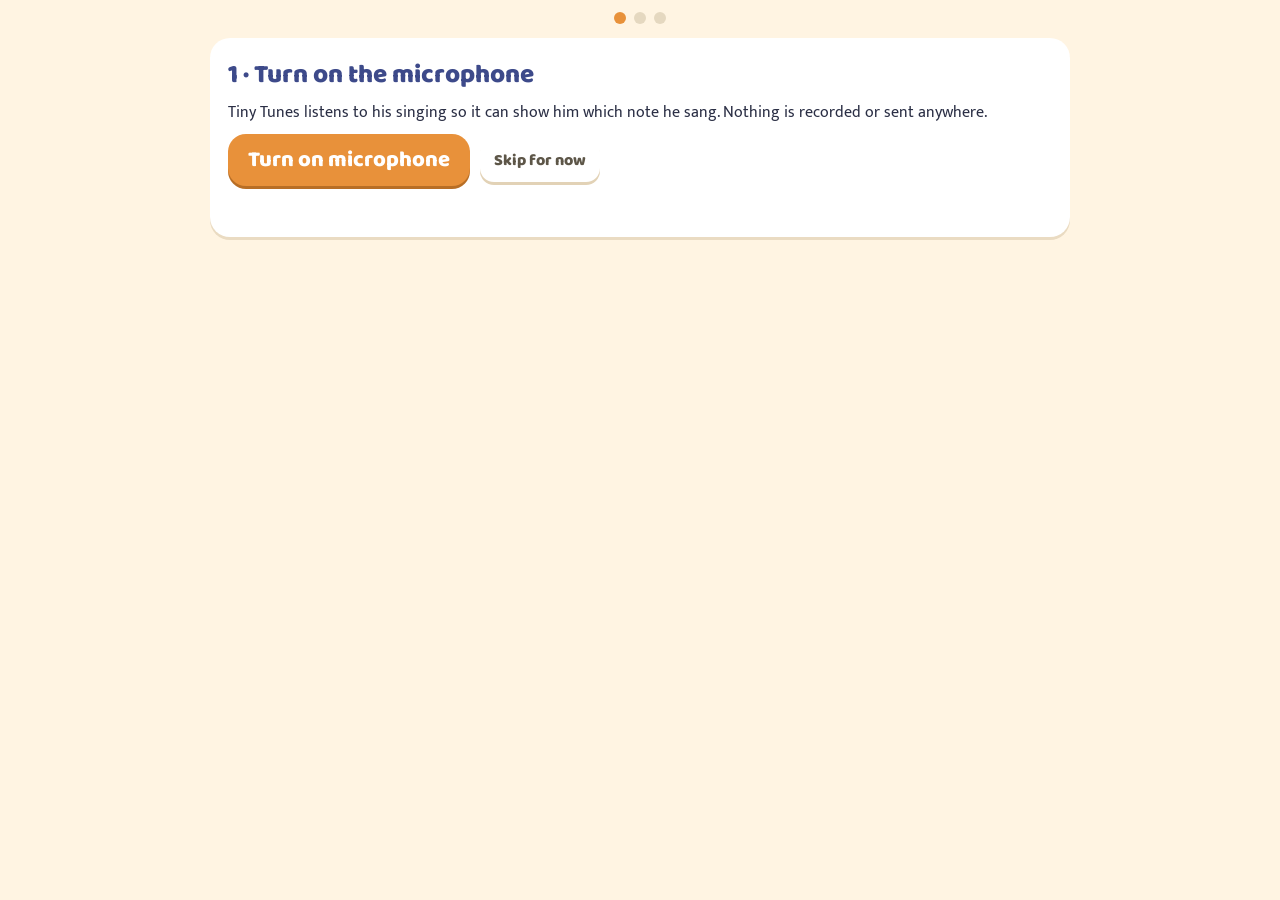
<file: index.html>
<!DOCTYPE html>
<html lang="en"><head><meta charset="utf-8">
<meta name="viewport" content="width=device-width,initial-scale=1,viewport-fit=cover,user-scalable=no">
<meta name="theme-color" content="#FFF4E2">
<link rel="manifest" href="manifest.webmanifest"><link rel="icon" href="icon.svg">
<title>Tiny Tunes</title>
<link rel="stylesheet" href="fonts.css">
<style>
:root{--bg:#FFF4E2;--ink:#2B2F45;--mut:#6B6F80;--line:#EADFCB;--card:#fff;--saf:#E8913A;--ind:#3D4A8A;--stage:#22265A}
*{box-sizing:border-box;-webkit-tap-highlight-color:transparent}
[hidden]{display:none!important}
html,body{height:100%;margin:0;background:var(--bg);color:var(--ink);font-family:"Mukta",system-ui,sans-serif;overflow:hidden;
  user-select:none;-webkit-user-select:none;-webkit-touch-callout:none}
input,textarea{user-select:text;-webkit-user-select:text}
button{font-family:inherit;cursor:pointer}
h1,h2,h3,.big,.btn{font-family:"Baloo 2","Mukta",system-ui,sans-serif}
.screen{display:none;position:absolute;inset:0;flex-direction:column;overflow:hidden;
  padding:calc(env(safe-area-inset-top) + 12px) calc(env(safe-area-inset-right) + 16px) calc(env(safe-area-inset-bottom) + 14px) calc(env(safe-area-inset-left) + 16px)}
.screen.on{display:flex}
.scroll{overflow-y:auto}
.btn{border:0;border-radius:18px;padding:8px 20px;font-weight:800;font-size:clamp(18px,2.1vw,22px);background:#fff;color:#5D5648;min-height:52px;box-shadow:0 3px 0 #E2D2B6;line-height:1.1}
.btn:active{transform:translateY(2px);box-shadow:0 1px 0 #E2D2B6}
.btn.pri{background:var(--saf);color:#fff;box-shadow:0 3px 0 #B86E25}
.btn.ind{background:var(--ind);color:#fff;box-shadow:0 3px 0 #29336A}
.btn.sm{font-size:16px;min-height:44px;padding:6px 14px;border-radius:14px}
.btn:disabled{opacity:.45}
.row{display:flex;gap:10px;align-items:center;flex-wrap:wrap}
.mut{color:var(--mut)}
.small{font-size:15px}
.hold{position:relative;overflow:hidden;touch-action:none}
.hold .fill{position:absolute;left:0;top:0;bottom:0;width:0;background:rgba(0,0,0,.08);pointer-events:none}
.glock{border:2px dashed #D7C6A8;background:transparent;color:var(--mut);font-weight:600;font-size:15px;border-radius:14px;min-height:44px;padding:6px 14px}
svg.ic{width:1.2em;height:1.2em;vertical-align:-0.2em}

/* ---------- home ---------- */
#home{gap:10px}
#hTop{display:flex;align-items:center;gap:12px;flex-wrap:wrap}
#hTop h1{font-size:clamp(30px,4vw,46px);margin:0;font-weight:800;color:#3D4A8A;line-height:1}
#hTop .sp{flex:1}
#path{flex:1;min-height:0;display:grid;grid-template-columns:repeat(5,minmax(0,1fr));grid-auto-rows:minmax(104px,1fr);gap:clamp(10px,1.4vw,16px);overflow-y:auto;padding:6px 2px 10px}
@media (max-aspect-ratio:1/1){#path{grid-template-columns:repeat(3,minmax(0,1fr))}}
.ls{position:relative;border:0;border-radius:24px;background:#fff;box-shadow:0 5px 0 #E2D2B6;padding:10px 10px 8px;min-height:0;
  display:flex;flex-direction:column;align-items:center;justify-content:center;gap:6px;color:var(--ink)}
.ls:active{transform:translateY(3px);box-shadow:0 2px 0 #E2D2B6}
.ls .num{position:absolute;left:10px;top:4px;font-weight:800;color:#B9AC96;font-size:14px;line-height:1}
.ls{padding-top:20px!important}
.ls .dots{display:flex;gap:5px;flex-wrap:wrap;justify-content:center}
.ls .dots i{display:block;width:clamp(20px,min(2.6vw,3.4vh),32px);height:clamp(20px,min(2.6vw,3.4vh),32px);border-radius:50%}
.ls .t{font-family:"Baloo 2",sans-serif;font-weight:800;font-size:clamp(17px,min(2.2vw,3.2vh),27px);line-height:1.05;text-align:center}
.ls .st{font-size:clamp(18px,min(2.2vw,3vh),26px);letter-spacing:2px;color:#E2D5BE;line-height:1}
.ls .st b{color:#F2B705;font-weight:400}
.ls.cur{outline:4px solid #F2B705;animation:lsPulse 1.6s ease-in-out infinite}
@keyframes lsPulse{50%{transform:translateY(-4px)}}
.ls .vtag{position:absolute;right:8px;top:6px;width:20px;height:20px;opacity:.6}
#hBottom{display:flex;gap:12px;flex-wrap:wrap}
#hBottom .btn{flex:1 1 220px;min-height:64px;font-size:clamp(20px,2.4vw,26px)}

/* ---------- stage (lesson + free sing) ---------- */
.top{display:flex;align-items:center;gap:10px;flex-wrap:wrap;min-height:52px}
.top .ttl{font-family:"Baloo 2",sans-serif;font-weight:800;font-size:clamp(22px,2.8vw,32px);color:#3D4A8A;flex:1;min-width:120px;line-height:1.05}
.hint4p{text-align:center;color:#8A8070;font-size:15px;line-height:1.3;min-height:1.3em;margin:-2px 0 6px}
.ls.later{opacity:.6}
#phrase{display:flex;justify-content:center;gap:clamp(8px,1.4vw,18px);flex-wrap:wrap;margin:8px 0 6px;min-height:clamp(70px,11vh,110px)}
.bub{width:clamp(66px,9.5vh,104px);height:clamp(66px,9.5vh,104px);border-radius:50%;display:flex;flex-direction:column;align-items:center;justify-content:center;
  background:#fff;border:5px solid var(--c);color:var(--c);font-family:"Baloo 2",sans-serif;font-weight:800;font-size:clamp(22px,3.4vh,34px);line-height:1;
  transition:transform .25s,background .3s,color .3s,box-shadow .3s}
.bub small{font-family:"Mukta",sans-serif;font-size:.5em;font-weight:700;margin-top:2px}
.bub.sing{background:var(--c);color:#fff;transform:scale(1.12)}
.bub.want{animation:bubWant 1.1s ease-in-out infinite;box-shadow:0 0 0 6px rgba(255,255,255,.9),0 0 26px 8px var(--c)}
@keyframes bubWant{50%{transform:scale(1.13)}}
.bub.got{background:#F2B705;border-color:#F2B705;color:#4E3B00;animation:bubGot .6s ease-out}
@keyframes bubGot{0%{transform:scale(1)}40%{transform:scale(1.3)}100%{transform:scale(1)}}
.bub.miss{opacity:.45}
.stage{position:relative;flex:1;min-height:160px;border-radius:26px;overflow:hidden;background:radial-gradient(120% 90% at 50% 0%,#353C80 0%,#22265A 55%,#191C44 100%)}
.stage canvas{position:absolute;inset:0;width:100%;height:100%}
.pill{position:absolute;left:50%;top:14px;transform:translateX(-50%);display:flex;align-items:center;gap:10px;padding:8px 20px;border-radius:30px;
  font-family:"Baloo 2",sans-serif;font-weight:800;font-size:clamp(20px,2.6vw,28px);color:#fff;background:rgba(255,255,255,.14);transition:background .3s}
.pill svg{width:34px;height:34px}
.pill.turn{background:#E8913A}
.bigname{position:absolute;right:4%;top:50%;transform:translateY(-50%);font-family:"Baloo 2",sans-serif;font-weight:800;font-size:clamp(60px,11vw,150px);line-height:1;
  opacity:0;transition:opacity .3s;text-shadow:0 0 30px currentColor;pointer-events:none;text-align:center}
.bigname small{display:block;font-family:"Mukta",sans-serif;font-size:.36em;text-shadow:none}
#done{position:absolute;inset:0;display:flex;flex-direction:column;align-items:center;justify-content:center;gap:16px;background:rgba(20,22,52,.55)}
#done .stars{font-size:clamp(50px,9vw,96px);color:#F2B705;letter-spacing:6px;text-shadow:0 0 30px rgba(242,183,5,.6);line-height:1}
#done .stars i{font-style:normal;color:rgba(255,255,255,.22)}
#done .row .btn{min-height:64px;font-size:clamp(20px,2.4vw,26px)}
.note4p{color:#D9D4F5;font-size:16px;text-align:center;max-width:560px}
#fName{left:50%;right:auto;transform:translate(-50%,-50%)}

/* ---------- grown-ups / setup / recorder (cream, readable) ---------- */
.page{align-items:center}
.page .wrap{width:100%;max-width:860px;display:flex;flex-direction:column;gap:14px}
.card{background:#fff;border-radius:20px;padding:16px 18px;box-shadow:0 3px 0 #EADBC2}
.card h2{margin:0 0 6px;font-size:clamp(21px,2.4vw,26px);font-weight:800;color:#3D4A8A}
.card p{margin:4px 0 10px;line-height:1.4}
.seg{display:flex;gap:6px;flex-wrap:wrap}
.seg button{border:2px solid #E5D8C0;background:#FFFBF3;border-radius:12px;padding:6px 12px;min-height:44px;font-weight:700;font-size:16px;color:#5D5648}
.seg button.on{background:var(--ind);border-color:var(--ind);color:#fff}
.keys12{display:grid;grid-template-columns:repeat(6,1fr);gap:6px}
.keys12 button{min-height:52px;border-radius:12px;border:2px solid #E5D8C0;background:#fff;font-weight:800;font-size:17px;line-height:1.05}
.keys12 button small{display:block;font-weight:600;font-size:12px;color:var(--mut)}
.keys12 button.blk{background:#3B3B44;color:#fff;border-color:#3B3B44}
.keys12 button.blk small{color:#ccc}
.keys12 button.on{outline:4px solid var(--saf)}
.meter{height:16px;border-radius:8px;background:#EFE6D6;overflow:hidden}
.meter i{display:block;height:100%;width:0;background:linear-gradient(90deg,#6E9F5A,#E8913A);transition:width .1s}
.live{font-family:"Baloo 2",sans-serif;font-weight:800;font-size:clamp(40px,7vw,72px);line-height:1;color:#3D4A8A;min-height:1.1em}
.recrow{display:grid;grid-template-columns:72px 1fr auto;gap:10px;align-items:center;padding:8px 0;border-bottom:1px solid #F0E6D4}
.recrow .nm{font-family:"Baloo 2",sans-serif;font-weight:800;font-size:26px;text-align:center;border-radius:14px;color:#fff;padding:4px 0}
.recrow .stt{font-size:15px;color:var(--mut);line-height:1.25}
.recrow .act{display:flex;gap:6px}
.steps{display:flex;gap:8px;justify-content:center}
.steps i{width:12px;height:12px;border-radius:50%;background:#E5D8C0}
.steps i.on{background:var(--saf)}
.msg{min-height:1.3em;font-weight:600;color:#3D4A8A}
.warn{color:#B2563A}
#busy{position:fixed;inset:0;background:rgba(255,244,226,.6);display:flex;align-items:center;justify-content:center;z-index:50;font-weight:800;font-size:22px;color:#3D4A8A}
</style>
</head>
<body>
<svg width="0" height="0" style="position:absolute" aria-hidden="true">
  <symbol id="i-ear" viewBox="0 0 32 32"><path d="M10 13a7 7 0 1 1 14 0c0 4-3 5-4 8-.8 2.4-2.2 4-4.5 4S12 23.5 12 22" fill="none" stroke="currentColor" stroke-width="3" stroke-linecap="round"/><path d="M14.5 13.5a2.5 2.5 0 1 1 5 0c0 1.6-1.6 2-2 3.5" fill="none" stroke="currentColor" stroke-width="2.6" stroke-linecap="round"/></symbol>
  <symbol id="i-mic" viewBox="0 0 32 32"><rect x="11" y="4" width="10" height="16" rx="5" fill="currentColor"/><path d="M7 15a9 9 0 0 0 18 0M16 24v4" fill="none" stroke="currentColor" stroke-width="3" stroke-linecap="round"/></symbol>
  <symbol id="i-home" viewBox="0 0 32 32"><path d="M5 15 16 6l11 9M9 13v13h14V13" fill="none" stroke="currentColor" stroke-width="3" stroke-linejoin="round" stroke-linecap="round"/></symbol>
  <symbol id="i-play" viewBox="0 0 32 32"><path d="M10 6v20l17-10z" fill="currentColor"/></symbol>
  <symbol id="i-again" viewBox="0 0 32 32"><path d="M25 16a9 9 0 1 1-3-6.7M23 4v6h-6" fill="none" stroke="currentColor" stroke-width="3" stroke-linecap="round" stroke-linejoin="round"/></symbol>
  <symbol id="i-voice" viewBox="0 0 32 32"><circle cx="12" cy="11" r="6" fill="currentColor"/><path d="M2 28c1-6 5-9 10-9s9 3 10 9z" fill="currentColor"/><path d="M24 9q4 4 0 8M27 6q7 7 0 14" fill="none" stroke="currentColor" stroke-width="2.4" stroke-linecap="round"/></symbol>
</svg>

<!-- ===================== SETUP (first launch) ===================== -->
<section class="screen page scroll" id="setup">
  <div class="wrap">
    <div class="steps"><i id="st1"></i><i id="st2"></i><i id="st3"></i></div>
    <div class="card" id="setMic">
      <h2>1 · Turn on the microphone</h2>
      <p>Tiny Tunes listens to his singing so it can show him which note he sang. Nothing is recorded or sent anywhere.</p>
      <div class="row"><button class="btn pri" id="setMicBtn">Turn on microphone</button><button class="btn sm" id="setMicSkip">Skip for now</button></div>
      <p class="msg" id="setMicMsg"></p>
    </div>
    <div class="card" id="setSa" hidden>
      <h2>2 · Find Sa</h2>
      <p>Sa is the home note, and in Indian music anyone can choose it. Let him sing one long, comfortable note (not a rhyme), or sing a long <b>Saaaa</b> yourself. When the note below stays steady, tap <b>Use this as Sa</b>.</p>
      <div class="row" style="justify-content:space-between;align-items:flex-end">
        <div><div class="live" id="saLive">…</div><div class="mut small" id="saLive2">Listening…</div></div>
        <div style="flex:1;max-width:280px"><div class="meter"><i id="saMeter"></i></div><div class="mut small" style="margin-top:4px">hold the note steady</div></div>
      </div>
      <div class="row" style="margin-top:12px"><button class="btn pri" id="saUse" disabled>Use this as Sa</button><button class="btn sm" id="saHear">&#9654; Hear it</button><button class="btn sm" id="saSkip">Skip: use D</button></div>
      <p class="mut small" style="margin-top:10px">Not sure? D suits most 4-year-olds. You can change it any time in Grown-ups.</p>
    </div>
    <div class="card" id="setVoice" hidden>
      <h2>3 · The singing voice</h2>
      <p>The lessons are sung by a real man's voice (Sa, Re, Ma and Dha, from a free recording). Other notes play on harmonium until someone records a voice (a lesson uses the recorded voice once all its notes are recorded).</p>
      <p><b>How to sit with him:</b> during <b>Listen</b>, hum along softly. During <b>Your turn</b>, stay quiet, point at the glowing circle and wait: the app can't tell your voice from his.</p>
      <p><b>Best:</b> record a family member's voice, yours or a grandparent's. You don't need to sing well: just say each note long, like <b>Saaa</b>, and the app tunes it to the right note. It takes about 2 minutes. Children love hearing a voice they know.</p>
      <div class="row"><button class="btn pri" id="setRec">Record a voice now</button><button class="btn" id="setDone">Later, start playing</button></div>
    </div>
  </div>
</section>

<!-- ===================== HOME ===================== -->
<section class="screen" id="home">
  <div id="hTop">
    <h1>Tiny Tunes</h1><span class="sp"></span>
    <button class="btn sm" id="hHear"><svg class="ic"><use href="#i-play"/></svg> Hear Sa</button>
    <button class="glock hold" id="hGrown"><span class="fill"></span><span>Grown-ups (hold)</span></button>
  </div>
  <div id="path"></div>
  <div id="hBottom">
    <button class="btn ind" id="hFree"><svg class="ic"><use href="#i-mic"/></svg> Free singing</button>
    <button class="btn pri" id="hGo"><svg class="ic"><use href="#i-play"/></svg> <span id="hGoT">Start lesson 1</span></button>
  </div>
</section>

<!-- ===================== LESSON ===================== -->
<section class="screen" id="lesson">
  <div class="top">
    <button class="btn sm" id="lHome" aria-label="Home"><svg class="ic"><use href="#i-home"/></svg></button>
    <div class="ttl" id="lTitle"></div>
    <button class="btn sm" id="lHearAgain"><svg class="ic"><use href="#i-ear"/></svg> Hear again</button>
    <button class="btn sm" id="lNext">Next &rsaquo;</button>
  </div>
  <div id="phrase"></div>
  <div class="hint4p" id="lHint"></div>
  <div class="stage" id="lStage">
    <canvas id="lCv"></canvas>
    <div class="pill" id="lPill"><svg><use href="#i-ear"/></svg><span>Listen</span></div>
    <div class="bigname" id="lName"></div>
    <div id="done" hidden>
      <div class="stars" id="dStars"></div>
      <div class="row" style="justify-content:center">
        <button class="btn" id="dHim"><svg class="ic"><use href="#i-voice"/></svg> Hear him again</button>
        <button class="btn" id="dAgain"><svg class="ic"><use href="#i-again"/></svg> Again</button>
        <button class="btn pri" id="dNext">Next lesson &rsaquo;</button>
      </div>
      <div class="note4p" id="dNote"></div>
    </div>
  </div>
</section>

<!-- ===================== FREE SINGING ===================== -->
<section class="screen" id="free">
  <div class="top">
    <button class="btn sm" id="fHome" aria-label="Home"><svg class="ic"><use href="#i-home"/></svg></button>
    <div class="ttl">Free singing</div>
    <button class="btn sm" id="fHear"><svg class="ic"><use href="#i-play"/></svg> Hear Sa</button>
  </div>
  <div class="stage" id="fStage" style="margin-top:10px">
    <canvas id="fCv"></canvas>
    <div class="bigname" id="fName"></div>
  </div>
</section>

<!-- ===================== GROWN-UPS ===================== -->
<section class="screen page scroll" id="grown">
  <div class="wrap">
    <div class="row"><button class="btn sm" id="gBack"><svg class="ic"><use href="#i-home"/></svg> Back</button><h2 style="margin:0;color:#3D4A8A">Grown-ups</h2></div>
    <div class="card">
      <h2>Sa (home note)</h2>
      <p>Now: <b id="gSaNow"></b>. Any octave counts: a man, a woman and a child can all sing the same Sa.</p>
      <div class="keys12" id="gKeys"></div>
      <div class="row" style="margin-top:10px"><button class="btn sm" id="gFind">Find Sa by singing</button><button class="btn sm" id="gHearSa">&#9654; Hear Sa</button></div>
    </div>
    <div class="card">
      <h2>Singing voice</h2>
      <p id="gVoiceTxt"></p>
      <button class="btn sm pri" id="gRec">Record or change the voice</button>
    </div>
    <div class="card">
      <h2>How close counts</h2>
      <p>Children rarely sing exactly on the note. <b>Easy</b> accepts about three-quarters of a semitone either side.</p>
      <div class="seg" id="gTol"></div>
    </div>
    <div class="card">
      <h2>Sound</h2>
      <p>Volume of the app (keep it soft; he is sensitive to loud sounds).</p>
      <input type="range" id="gVol" min="10" max="100" step="5" style="width:100%">
      <div class="row" style="margin-top:8px"><span class="small">Tanpura (drone) while the voice sings:</span><div class="seg" id="gTp"></div></div>
      <div class="row" style="margin-top:8px"><span class="small">Tablet volume limit during music (the tablet's volume is turned down to this if it is higher):</span><div class="seg" id="gCap"></div></div>
    </div>
    <div class="card">
      <h2>Microphone check</h2>
      <p>Sing or hum: the bar should move and the note should appear.</p>
      <div class="row"><div style="flex:1"><div class="meter"><i id="gMeter"></i></div></div><div class="live" id="gLive" style="font-size:34px;min-width:120px;text-align:right">–</div></div>
      <p class="msg" id="gMicMsg"></p>
    </div>
    <div class="card">
      <h2>Progress</h2>
      <p id="gProg"></p>
      <button class="btn sm" id="gReset">Clear the stars</button>
    </div>
    <div class="card">
      <h2>About</h2>
      <p class="small">Tiny Tunes 3. Everything stays on this tablet. Built-in voice: "Male singing Indian Sargam" by rachitgupta on Freesound (CC0, public domain). Harmonium and tanpura are made by the app. Not a medical product.</p>
    </div>
  </div>
</section>

<!-- ===================== RECORD A VOICE ===================== -->
<section class="screen page scroll" id="rec">
  <div class="wrap">
    <div class="row"><button class="btn sm" id="rBack">&lsaquo; Back</button><h2 style="margin:0;color:#3D4A8A">Record a voice</h2></div>
    <div class="card">
      <p>For each note: tap <b>Record</b>, listen to the harmonium note, then say or sing the note name long, like <b>Saaaa</b> (about 2 seconds). You don't have to be in tune: the app tunes it. Then tap ▶ to hear the result.</p>
      <div class="row"><span class="small">Whose voice?</span><div class="seg" id="rWho"></div></div>
      <p class="msg" id="rMsg"></p>
    </div>
    <div class="card" id="rList"></div>
    <div class="card"><div class="row"><button class="btn sm" id="rClear">Delete the recorded voice</button><span class="mut small">The built-in voice is used again.</span></div></div>
  </div>
</section>
<div id="busy" hidden>Getting ready…</div>

<script>
/* Built-in voice: "Male singing Indian Sargam" by rachitgupta, freesound.org/s/412456 (CC0 public domain): Sa, Re, Ma, Dha cut from it, 22050 Hz 16-bit */
var VOICE_BUILTIN={"sr":22050,"clips":{"0":"AAAAAAAAAAAAAAAAAAAAAAAA///////////////////////////////////////////+//7//v/+//7//v/+/////v/+//7//v/+//3//v/+//7//v/+//3//v/9//3//f/9//3//f/9//3//f/9//3//f/9//3//f/9//3//f/9//3//f/9//3//f/+//7//v/9//3//f/9//3//f/9//3//v/+//7//v//////[base64]////////////////AQADAAQAAgD///z/+//9//7//v/9//7//////wAA///9//3/AAABAAEAAQAAAP///////wAAAQACAAIAAQABAAEAAQAAAAEAAQABAAMABAAEAAQAAwADAAQABAAEAAUABgAGAAYABgAIAAgABwAFAAYABgAEAAUABQAGAAgACAAJAAoACAAIAAcABgAGAAUABgAFAAUABgAHAAgACQAKAAcABgAFAAQAAwAEAAQABgAHAAcABwAGAAMAAwACAAEAAAD//////f/9//3//f/9//n/9v/0//H/8P/v//D/7//u/+z/6f/l/+T/4//h/+D/4P/e/9z/2v/a/9r/2P/W/9X/0//S/9H/0P/P/83/z//P/9H/0v/T/9L/0v/S/9H/0P/R/9P/0//T/9P/1P/T/9P/1f/W/9f/2P/Z/9z/3v/g/+L/4v/j/+P/4v/j/+P/5P/l/+f/6P/r/+v/7P/t/+3/7v/v//D/8f/z//X/9P/3//j/9v/1//b/9v/3//j/+f/6//v//P/9//3//v/9////[base64]/7f/i/9b/y/+//7P/p/+c/5L/iP9+/3X/bf9l/17/V/9Q/0v/Rv9C/z3/PP86/zj/N/81/zT/M/80/zf/Ov89/0H/RP9I/0n/S/9P/1P/WP9d/2P/aP9u/3T/ev+A/4X/if+O/5H/lv+b/6H/pv+r/7D/tP+3/7z/wf/E/8j/zP/P/9T/2f/d/+H/5v/r/+7/7//x//P/9v/8/wEABgAJAAsADgAQABMAFwAaABoAGQAZABcAFwAZABsAHAAdAB0AGwAZABYAFAARABEAEwAUABQAEgAPAAoACAAHAAgACQALAA4ADwASABYAHAAgACcAMAA4AEUAUQBeAGsAeACJAJoArgDBANUA7AD/ABUBKgE/AVYBawGBAZkBrwHEAdgB7AH9AQ0CHQIpAjMCOgI/AkECQwJDAkECPgI6AjECJQIXAgUC8QHdAcQBrAGRAXIBVAE0ARMB8QDLAKQAfwBYADAACQDh/7n/j/9o/0D/Gv/1/tH+rP6J/mn+Sf4s/hH+9v3d/cf9sP2Z/Yb9c/1i/VT9SP0+/Tb9Lv0p/Sb9Jv0j/ST9KP0t/TP9Of1C/Uv9Vv1i/W/9fP2O/Z79r/3B/dH95P33/Qz+Iv45/lH+af6A/pb+rP7D/tn+8v4I/x7/Nv9Q/2n/gP+X/67/wv/V/+n//[base64]/G/5b/Zf80/wT/1v6p/oD+Wv4z/gz+6P3H/aj9jf1z/Vz9Sv05/Sr9G/0O/QP9+fzz/O787Pzt/O/88/z4/P/8Bv0O/Rb9If0t/Tv9Sv1Y/Wf9dv2J/Z39sP3E/dv98v0M/ij+Qf5Y/nH+i/6m/sP+3/75/hT/Lv9G/2H/e/+U/7D/zf/n////FgAsAEEAVgBoAHkAigCZAKoAuADFANEA2wDjAOoA7wDyAPQA9QD2APcA+AD1APAA6QDgANcA0ADHALsAsACjAJcAigB+AHEAZQBYAEkAOwAuACIAGAARAAgABgAFAAMABQAKAA4AGQAmADIARABbAHQAkgCzANQA/QApAVcBhwG5AekBFgJHAnoCrgLjAhcDSAN4A6UD0QP6Ax8EQAReBHUEiASVBJsEmASSBIgEdwRgBEUEIQT4A8kDlQNdAyAD3gKcAlcCDgLAAXEBIAHNAHwAKwDZ/4n/Ov/u/qT+Xv4Z/tb9lf1Z/SH97Py7/Iz8Yvw9/B38Afzo+9H7wPuz+6n7oPua+5T7lvub+6X7sPu8+8j71vvl+/b7Cfwc/C78RPxa/G/8h/yg/Ln81Pzw/Av9Jf09/Vj9dv2T/bL90f3w/Q7+Kf5G/mT+hP6m/sf+5/4H/yj/Rv9i/4H/of/B/+D//[base64]/sCsgJnAhkCyQF3ASIBzgB7ACcA1f+D/zH/4v6W/k3+Bf7B/X79Qf0J/dL8oPxz/Ej8I/wD/Ob7y/u1+6X7mPuO+4b7gft/+4H7h/uQ+5z7qfu5+8z74Pv0+wr8Ifw5/FH8avyE/KD8vfza/Pr8GP02/VP9cP2O/av9yf3o/Qf+Jv5D/mH+gP6e/rv+1/7z/hD/LP9G/1z/dP+K/5//tv/N/+H/8/[base64]/3H/Dv+t/k3+8P2X/UH98vym/F/8Gvza+6L7b/tB+xr7+frc+sf6tvqk+pT6jfqH+ov6k/qe+q76v/rS+uf6/voU+y77S/tn+4b7pvvB++D7Avwl/Ev8cvyV/Lj82vz8/B/9Q/1l/Yj9rP3Q/fP9F/45/lj+ev6c/rv+1v7y/hD/Lv9P/23/if+k/7r/0f/o//7/[base64]//gf8U/6f+QP7e/YD9Jv3R/IH8N/zx+7D7c/s7+xD76/rN+rL6mPqA+mv6W/pR+kz6T/pW+mD6bvp8+on6mvqs+sH62vr1+g/7KftD+137d/uU+7T70/vy+xH8L/xL/Gb8gfyf/MH85PwG/Sb9Qf1c/Xf9lf21/df9+f0b/jz+Wv51/o/+qP7D/uD+//4c/zT/Sv9e/3X/jP+l/73/1P/q//z/CgAYACIALQA8AEgAUwBdAGAAYABfAF8AXwBgAGAAWwBWAE0AQgA3ACwAJwAiABwAEwAHAPr/7//l/+X/6f/v//r/BAAQACEANwBTAHgApQDVAAsBRQGCAccBEwJhArICAQNOA5oD6AM7BJIE6gRCBZMF3wUoBmoGqQblBhkHQwdnB3wHhAeIB4QHegduB1YHLwf+Br8GdQYnBtUFgAUjBcAEWATmA28D9AJ6AgICjAEUAZsAIQCl/y3/vP5N/uX9hf0k/cr8dvwm/Nz7lvtV+xr75vq6+pf6ePpe+kj6NPok+hj6DvoN+hH6Ffof+in6L/o6+kb6VPpq+oL6mfqu+sP61frt+gf7I/tC+2f7ifur+8v75vsC/CT8TPx1/KL8z/z5/CL9Tv13/aH9z/38/Sv+Wf6F/q/+1v7+/ij/VP9//6f/zv/w/xEAMABPAGsAhwCjALwA1ADrAPwACgEVAR4BJgEsAS4BLgEtASsBKQElAR0BFgEPAQgB/gDxAOYA2gDQAMwAygDHAMcAyADNANUA5QD0AAkBKQFLAXUBpwHcARkCXQKjAu0CNgN6A8ADCgRaBLEECQVeBbIFAQZLBpUG2QYdB14HlgfGB/AHCggbCCcILQgxCC0IHAj9B88HlQdVBxIHywaABiwGzwVvBQMFkAQZBJ0DJgOuAjcCwwFKAc8AWwDm/3P/BP+W/iX+vP1Y/fj8oPxO/AH8wPuH+1T7KPv7+tP6sPqN+nD6V/pC+jj6Nfoz+jb6Nvow+jL6Nfo6+kf6Vvpi+nD6gPqM+pn6qvq7+s764vr4+gv7G/so+zv7Uftt+4v7rPvK++X7Afwa/DT8Uvxy/JP8uPzi/Aj9L/1Y/X79pf3O/fP9Fv43/lf+eP6b/rz+3v4A/yL/Q/9l/4T/n/+4/9H/5//+/xEAIwA0AEMAUQBcAGAAYABeAFsAWQBaAFsAWwBYAFMATABFAD4APQA7ADgANwA8AEUATABeAHoAmwDHAAABOwF+AcYBFQJjAq4C+gJPA6YD+QNXBLcEFAV1BdgFNgaRBucGOAd/B7kH6QcUCDQITAhiCHQIfAh+CHMIWAguCPoHxAeDBz0H8gafBkEG3QVwBf4EhQQLBJIDGQOdAiQCqAEtAbEAOQDD/1H/3/5w/gb+oP1A/ef8k/xI/An80Puc+2n7NfsB+9P6q/qI+m76W/pK+j76Nfor+iH6G/oZ+hj6Gvoa+hf6F/oY+h36Kvo2+kT6Uvpf+mr6ePqG+pX6qPrA+tv69/oP+yj7Q/th+4H7p/vP+/X7H/xO/Hv8p/zT/AD9Lv1c/Yz9tP3a/QH+Kf5S/oH+tP7n/hr/SP90/5v/u//b//3/IABFAGoAiwClALkAygDXAOYA+QALARUBGwEZARIBDwESARUBHQEjASMBHgEXAQ4BDQEVASABNAFMAWEBdwGSAbMB3wEeAm0CxAIeA3ADtQPyAzMEfQTaBEUFsAUZBncGyAYWB2UHtAcKCFwIngjSCPYIAQkLCRcJJAkzCTkJKwkJCdAIiwg+CO8HoQdTB/4GoAY0BrkFOAWwBC0EsAM1A7gCOgK0ASsBpAAeAJ7/I/+o/jH+v/1Q/ef8hPwk/NH7i/tM+xb75fq2+ov6ZvpE+ib6CPrz+en55fno+e357/nz+fj5/fkG+hP6Ivo4+lD6Z/p++pH6oPqy+sb63frz+gT7EPsb+yf7N/tM+2P7fvuW+6z7wPvO+9z78PsM/Cr8Tfxu/I/8r/zQ/PX8Hv1E/Wj9iv2r/cz97/0Y/kL+cP6e/sv+8v4W/zb/Vv94/5z/uP/P/93/6//5/wUAEAAcACYAKQAsACYAGAAQAAkABgAIAAoACAAEAPz/7f/i/9r/3P/m//b/CAAZADEAUAB+AL8AEAFvAdUBNAKJAtgCHwNpA8cDNgSvBDEFrgUdBoUG5wZJB7YHJAiGCNoIGgk8CU4JWQlkCXcJlQmqCasJlAlfCRgJzAh+CDQI6webBz0H0AZSBsQFNAWrBCgEsAM5A7oCLwKhARABfwD8/4H/Cf+Q/hT+k/0c/ar8Rfz1+7P7eftD+w772vqo+nr6T/os+g769/nl+df5z/nN+c351Pnd+eX58vn9+QX6Evog+iz6PvpP+l36cPqH+p36r/q/+sz62/rr+vn6Dvsn+z37UPto+337jfui+7z71/v3+xX8L/xL/Gf8hfyq/NP89fwU/TX9Vv14/Z79x/33/S7+Yv6R/r3+4v4G/y3/Vv9+/6H/u//M/9z/[base64]/X//m/mT+2v1P/cr8XPwI/Mr7k/tZ+xX7y/qJ+lP6KPoO+gD69/nt+eH50/nA+bv5x/ne+fz5Fvok+iv6Lfo2+lH6cfqS+rT6zPrV+tf61/rc+vL6Fvs/+1/7dPt8+3z7gPuE+5L7q/vC+9H75fv1+/z7Dfwq/En8cvyX/Kz8uvzI/NL85PwD/Sf9Tv15/aP9y/3y/RL+Mf5Y/of+t/7o/hT/Nf9S/2X/c/+D/5z/s//R/+7/AAAKAA8ADwAaADMAUABtAH4AdgBmAFkAUABbAHoAoQDJAPAAEAEtAWIBsAEaApwCEQNpA6cDyQPtAzEEmgQdBa4FMgakBgYHXge5ByMIkgj/CFgJhwmKCXYJXglbCXkJqwnUCdoJugl7CSoJ3wiZCFUIDwi5B0cHvwYlBoYF+gSCBBgEtwNFA8QCOAKpASABoQAeAJj/EP+D/vf9cP3v/Hr8HPzS+5r7afs3+wD7x/qS+mD6KPr0+cj5p/mZ+ZP5jvmJ+YT5gvmP+aL5tvnN+dz53vng+d352vnm+f/5JPpL+mL6afpk+mH6cPqV+sT68/oT+yT7Jvse+xn7IPs2+137ifuv+8n71vve+/f7IfxV/Ir8sfzK/Nf83/zr/AD9Iv1T/Yz9xf34/SL+RP5i/oP+pv7K/uz+CP8i/zn/Tv9g/2//gf+b/7z/5P8MAC4ARwBRAFEAUABXAGsAiQCrAM8A7wAOAS0BXwGtARsCoAIoA50D8gMnBEcEbgS6BC0FtAVBBrsGFwdsB8MHKgiuCDoJvAklCloKWQo7ChsKGApBCoIKtQrDCpwKTQr3CakJbwlECRYJ1wh5CPUHTgefBgcGkAU2BewElQQbBIgD6wJTAscBRAHCAEEAwP86/7P+Jf6f/S792Pya/Gf8Mvz2+7f7cPso++P6pPpw+lb6UvpV+lP6PPob+v756/nr+f75F/os+j36Qfo4+ir6H/ol+kT6bfqO+pf6ivp1+mv6dvqS+rX61/r0+gH7//r2+uv66/r7+hn7OPtN+1n7Yvtu+4j7rvvX+/X7Dvwf/Cr8OPxF/Fn8d/yb/ML86vwR/Tr9af2b/cv99P0V/i/+Sv5q/ov+pv65/sL+yv7f/gH/L/9i/5P/t//N/9P/0P/T/+r/EgBBAGsAhQCZALsA+wBqAfwBmgIpA5EDxwPeA/UDLwSeBDQF1gVhBscGDAdPB6gHJQi+CFIJwQn8CQAK4QnKCdMJCwpeCqYKwgqjCk0K5wmTCV8JRQksCfkImwgVCHoH3QZXBvQFogVRBe0EaATIAyUDjgIPAqIBNwHCAD8Arf8Y/4/+FP6p/VT9B/2+/Hb8I/zM+337NPv3+sz6qfqO+nf6YfpF+iP6/fnc+cj5xfnN+df54fnm+eb57fn6+Qv6JfpA+lT6WfpR+j76Lfot+kH6YvqH+p76qfqn+qH6pfq1+sj63/r3+gL7Bvv/+vX69foM+y77VPt1+4r7kfuZ+6T7s/vP+/T7HPxE/GX8fPyT/LD80/wB/Tj9bv2f/cj94v33/Q/+Iv48/mD+i/7A/vP+GP85/1j/dP+Y/8b/9P8lAFIAdACQALIA5QA1AagBNgLVAmoD3AMnBFMEdwS5BCIFrQVCBscGLgeBB88HKAiYCBsJmwkMClQKZQpUCjoKNgpZCp0K4AoAC+gKnQo+CukJswmXCX8JWQkTCaQIFAh1B+AGawYVBs4FfAUMBX4E4QNSA9kCcgILApoBGAGGAPL/Yv/c/nL+I/7j/af9YP0I/az8WPwX/OL7sPt7+0b7D/vg+sb6t/qm+pr6jPp7+mf6U/pE+kH6SvpX+mT6Z/pg+mH6cfqF+p36r/qy+qn6ofqd+qP6tvrM+uP69vr/+gL7A/sJ+xT7KPs8+0X7SPtF+0L7T/to+4H7mvum+6T7nvud+6P7wPvs+xz8TPxv/IP8lfyn/MD85fwO/Sz9Qf1K/VD9XP1x/Zf9xf33/Sb+TP5o/n3+jf6e/rn+3f4K/zz/Zv+K/7L/5v8zAJoAGAGsAUQCxwItA3QDpAPSAyQEmwQuBcoFTwa6BhkHeAfoB24I8AhgCbQJ2wnbCckJugnDCe4JMQprCnYKUQoLCr0JgAldCUIJGAnUCHEI9wduB+YGcQYTBskFhwU2BcUEQAS7A0UD6AKVAjcCywFVAdoAZQD0/4r/LP/g/qb+dP47/vj9rv1n/Sr98Pyy/HX8PvwS/Pj74Pu5+4r7Xvs6+y37K/so+yD7Dvv5+uT6zPq2+q/6tvrI+tT60Pqy+on6Z/pg+nP6kfqn+q36o/qU+ob6e/p5+oX6mvqr+rL6qPqQ+nv6gPqf+sb65vr1+vL65frU+tL63vr2+h37Tvt/+6b7vPvI+9b78vsc/Ev8c/yW/LP8x/zZ/O38Bv0r/WH9qP35/Tr+Zf6A/pL+qv7Z/gz/Q/9//7D/3/8XAF0AxgBiASAC5gKPA/oDLgRCBGIEtQQ6BdsFeAb/BmoHxgciCJkIIgmvCTAKhAqYCnYKQgofCi0KaAqwCtgKxgp6ChgKtglmCTUJEgnkCJsIMwikBwQHbgbyBZAFPQXoBHsE/AN8AwgDpAJKAusBgwEWAacAOgDT/2v/Dv+9/nP+Ov4N/ub9xf2r/ZT9b/02/e/8rPx6/GP8YPxY/ET8Ivz4+9n7xPu++8b70PvS+8j7pvt2+0/7PftH+2j7gPt8+177Lfv6+t762Pre+vH6AvsM+w77Bfvz+uj65/rq+un63frB+qL6lPqd+rH6y/rj+uz67vrn+tr60PrI+sT6zvrd+u76CPso+077gPuz+9379/v/+wH8CfwZ/DH8WfyD/LT88vwo/Vb9h/2x/dv9FP5O/ob+uf7c/gD/Qf+a/xQAugB3ATEC1QJMA40DuwPyA1ME6gSdBUQGzQYwB4YH6QdqCAIJoQktCoUKpgqSCl4KQwpiCq8KFgtYC0sL8ApsCuwJjAlYCTsJFQnVCG4I3wdAB6UGIgbKBYkFNwXHBDQElAMBA40CMwLpAZIBKwG7AEkA1v9v/xT/xv6S/nH+V/46/iL+C/7y/dP9p/1o/S79Av3w/Pz8Cf3//OT8xPyn/Jb8j/yE/Hv8dPxf/D/8GPzt+9L70/vj++375PvB+4z7Xfs7+yb7Hfsc+x37Hvsg+xj7CPv2+uz69PoB+wj7Bvv3+ur64/ro+vD6/PoK+xz7Lfs7+zX7Jvsb+xn7I/s4+0r7Wfts+4T7pfvR+/T7BvwS/Bf8FvwY/B/8LfxR/IT8tfza/Pb8Dv0u/WP9pP3f/Q3+KP5H/oT+7/6P/1sAPQEHApoC7wIRAysDcgMEBMwEowVdBt4GPQeYBxEIuAh0CSUKqQrlCtMKmQpkClkKmwoQC3MLmQtlC+YKWgrqCaMJigl2CUEJ4ghYCKsH+QZcBuMFjAVBBeEEWgS7Ax4DlQIwAukBpAFVAfUAgwADAH//Av+e/lv+Nf4o/h7+Df76/eT9zP24/Zn9b/1O/S79Ef0C/fP83vzc/OH85/zz/Pf83vy4/JX8cPxV/Eb8Nvwp/B/8Efz5+9n7sfuS+3z7Z/tM+yf7+frU+r76s/qv+rD6pfqY+o/6fvpx+nH6d/qA+pH6lvqN+oj6hPqG+pT6ovqo+qn6qPqt+sL63Pr3+hD7LPtE+1v7c/uA+4T7ifuH+4n7lvur+9D7CfxF/Hj8o/y7/Mz85vwL/Tf9Yf2B/aT95f1Q/u3+xv+3AJMBQAKrAtoC7QIcA4sDOgQVBesFlgYfB5YHFgi+CIQJQQraCikLJAvpCrEKpgrjCl4L3QstDCEMugstC6EKNgr/CeUJvQl0Cf4IXQilB/0GdQYQBrsFWgXeBEkEpAMIA4sCJALGAW4BGAG4AEsA0f9M/8r+Y/4i/g7+G/44/kf+Nf4H/sj9gv1V/VH9a/2O/Zv9hP1N/RH98/wI/UL9gf2t/ab9a/0W/cn8p/y2/OD8Bv0I/dj8g/ww/PT73vvs+/v77/vH+4n7SPsZ+wv7FPsm+y77Hvv7+tL6q/qY+pr6nvqc+pT6hvqA+oj6lfqh+qb6pPqe+pv6n/qs+rv6yvrZ+ur69/oE+xv7MftG+1v7Zfts+3n7i/uo+9b7Bfwu/FP8b/yD/J78vvzg/BX9YP3D/Ub+7P60/44AVAHuAVoCngLVAi4DtwNaBA4FvAVUBukGiQc6CAQJ0gl5Cu0KJAsZC/cK7goOC18LzgskDEMMGgy2C0gL7gqoCnoKSAr0CXwJ4wg4CJMHAgeHBiEGvAU8BZ8E+ANOA7ICMQLAAVYB7QCDABYAr/9L/9v+bf4P/sH9kf14/W79af1d/T79Df3U/Kb8lPym/Mj85vzu/Nj8s/yR/Ib8m/zD/Of8/fz6/N/8ufyf/JP8lfyp/Ln8tPyc/G/8Qfwe/Af89vvm+877sPuW+4L7bvtf+1n7UvtG+zb7I/sV+w77BPv8+vH64PrR+s/60/ri+uz67frr+uf64fri+uf68/oE+xj7KPsy+zr7PftA+077Xftx+4/7sfvX+/v7E/wd/Cj8MfxD/GL8i/yt/ND8/PxG/b39Z/5D/ysA7ABzAcIB4wEJAmgCCwPZA7kEeAUMBoAG7AZyBy4IBQnMCWQKsAqvCosKfAqfCgILhgvyCxgM6wuCCxILtQp/Cm8KYAopCr0JHQljCLYHLgfMBoIGMga3BRYFZwS6AyUDtwJaAvYBhwENAYYACACW/y3/0v6H/j/+Af7Y/b79tf3E/cv9t/2Q/Vj9JP0N/RH9I/03/Tj9JP0R/Qf9E/1D/Xz9pf24/Z/9Yv0p/Qn9Cf0s/VX9Yv1Q/SP95fy//LL8qPyk/Jf8afwo/Ov7vPus+7r70/vg+9X7tPuD+177TftE+0b7Qfsp+wb75frP+sf60frm+vn6/vry+t36xfq6+sT63fr5+hL7G/sT+wr7BfsJ+x77Pvte+4D7lvuh+6n7uPvN+/H7Gvw5/FD8c/yt/BH9pv1x/lb/JQDNADcBZwGNAdABRwLyArcDbAQBBYYFCAaeBlcHKAjuCJEJ+gkYCgoK/gkUCl8K0gpDC3wLbwsnC8YKaQokCgQK7AnFCX0JDAlzCNAHNge0BlQG+wWTBRcFjATzA1kD1AJdAusBfQEQAaYAOgDD/0z/2P5v/hn+4P3G/cj91/3Y/cT9nv1g/R399/zv/Ab9K/0+/T79Lf0R/QX9Hv1L/Xv9qv3B/bT9lv16/W39ef2X/bf9vf2l/Xb9Rf0f/RL9FP0V/Q799fzO/KL8fPxg/FD8Rvw6/CL8CPzt+9P7xfu7+6v7nvuQ+3n7X/tH+y/7FPsD+/n69vr5+gP7C/sK+wX7/foA+w37Hvsq+y37H/v/+ub63/rz+h77V/uL+7P7xfvH+8T7zPvl+wz8PPx5/Mn8OP3T/aP+if9YAAABbgGdAb8B/wFzAiED6QOoBE8F4wVxBgsHwAeDCDIJugkGChQKDgoYCkkKsAouC5ALvAuYC0EL4AqJClQKPQoiCusJjAkMCXkI6QdtBwQHpgZABsIFNQWeBAUEfgMIA5kCLQK7AUUB0QBbAOj/ev8V/7b+Zv4u/gz+9v3l/c/9rP2A/U39I/0L/QD9Cv0f/Sf9Hf0Q/QL9/fwL/SP9Ov1K/Uf9Mv0h/Rn9HP0w/UX9Tv1I/TX9F/31/Nz81PzU/M/8v/yo/I38dfxm/GT8Z/xs/GT8TPwo/AD83/vP+8r7y/vR+877wPuj+4H7ZftU+1D7UPtP+037RPs2+yv7K/s3+1D7b/uB+4L7dPtU+zX7Kfs2+1f7hPux+8z70vvM+8j72fv9+y78XvyE/Kv84/w6/cj9jf5s/zYAzwAmAUUBZAGwATIC6QK3A3IECQWIBQEGigYyB+0HmggkCWsJfAl7CYsJyAk1CrcKGQs+CxYLtApOCvgJvQmhCYQJSgnwCHMI5AdgB+oGhQYrBsMFRgW6BCYEkAMDA4cCFgKoAT0B1QByABEAqP89/8v+Y/4W/uj90v3H/bn9m/1x/Tn9CP30/Pz8G/1C/Vj9R/0h/f/86Pzw/Cf9b/2u/dn92v23/Yz9b/1s/Yz9s/3S/dj9w/2g/X/9af1w/Xr9ff10/VX9Kv3//OD81Pzd/Ov88vzn/M78sfyX/Ib8f/x6/HL8X/w+/Bz8+vvf+9D70fvd++r76vvd+8T7oPuC+3H7cft6+4P7ffts+1b7PPsr+zb7VPt5+5L7kPt4+177Wvt1+6n74fsK/CP8PPxx/NH8c/1V/kX/EQCgAOcA+AAUAW4BCQLQAqIDSATHBDoFugVrBksHMwj/CH4JowmLCV8JVgmOCQYKmQoNCzULBwuiCjYK3wmxCZ8Jfgk6CcsINQiVBwgHkAY1BuQFgwUFBW8E0AMzA6kCPQLYAXABCAGOABQApP83/8z+Z/4E/rH9ef1h/Wz9iv2b/ZP9cf0w/e/8zvzR/PT8I/09/Tb9HP36/PX8H/1p/bf98v36/dX9mf1k/VL9cv2s/ej9DP4C/tj9p/18/Wr9b/17/Xj9Xv0q/fH8xfyv/LD8wfzR/Mn8tPya/Hz8bfxp/GT8XPxR/Dz8IfwM/PT72/vM+8L7ufuz+7j7wfvK+8z7xvuy+5n7h/t5+3H7cftu+2f7aftz+377jvuf+6f7qfuv+6z7rfvD++b7IPx6/Of8b/0Y/tP+jv8fAI4A3gASAVgByQFfAhYD3wOZBDMFtwU5BscGdgc1CMoILglcCVwJYwmTCegJUgq3CvUK/QrEClwK4wl9CUcJPAktCf0IkAjxB1AHxwZUBvIFlgUxBbgEOQSvAwsDbALtAYsBQgHyAIEA8v9m//T+lv5H/vn9r/2G/Yr9qf29/aj9df05/Q399vzt/OT86vwP/Tb9Sf08/Q798PwM/U/9k/2x/Zj9Y/1Q/Wj9rf35/S3+P/4z/iX+/v2//Xn9Pv08/WX9c/1L/f/8uvyS/Hr8Wvwm/Oj7x/vZ+/L7+vv1+/j7BPwF/Ov7mPss++X65fof+2n7lPur+7f7vvvF+6/7ffth+2r7lfu2+677ofum+9z7LPxg/F78Kvz4+/n7Cfwh/C78J/xc/M/8WP3w/XD+Cf/w/+gAzwE1AiICFQJgAi8DMQTmBFoFxAVqBkMH4gf+B+oHHAj3CBQKqgqWCjgKPArWCmQLQAtjCm0JKgllCXwJAAkOCHYHwgdFCDAIBgdLBRQEswOtA1sDcwKuAZwBDgJbAqsBQwA0/+v+O/9d/7n+1f1Z/Zn9N/5b/uH9Uv0j/Zv9HP4I/rT9iP3v/eP+Z/9I/83+c/7a/nP/n/9t/9n+oP4S/3v/pv9o/wj/EP9H/1r/HP9//iL+Pv6E/rD+bf7n/aj9rP3P/cD9TP3H/ID8fPyx/Lz8mPx6/Ff8VfxL/Az84vvk+xL8XPxZ/Cf83PuX+5f7qPua+5j7d/td+1/7OPsb+wb7APtC+1f7SvsZ+636aPpW+lD6cvqP+or6p/qx+qv6yvq/+pn6ofqo+vz6evvq+2T8/fwG/oz/xACSAbgBlAEkAmEDpASdBaUFjwUuBl4Hxwh/CTYJBwmECacKwgvXC1UL+wpSC0EMkgyxC3YKjwnOCV0KGgrpCF4HgAbvBlAH2AZ7BdcD6QLQAowCvAGGAMj/AgCDAH4Aev8D/kD9c/3o/f39NP1W/BX8ePwK/Tb9sPxc/Hr89fxv/Xj9Jv03/aH9Z/76/uH+kf5l/pn+P/+9/7//cv/7/vf+NP99/6T/gf8t/xH/8P7t/sH+fv5j/oP+ov64/mv++v2v/bj97f3q/ZP9Fv23/Mf8I/1W/Vv9Df3D/Kz8p/yV/H78WPx0/IX8ifxa/A380/v3+x38Q/wy/PT7sPui+4z7ivto+0n7KfsR+wX74PrK+p36cPp++o76mPr4+ur66Pq4+pP6YPql+tz6PPty+8j7E/zL/KP9EP9wAIEBCQI7AnMCKQO5BOcFsgbEBrEG9AZBCGYJfgqhCtwKHgsJDGsMlwwzDCsMbwwqDTcNgAxZC7MKpQrmCs4KuwmPCLMHlAdtB+4GoQVxBHEDEwOMAuoB5QB8AHEAmwBDAID/Tv7J/dv9Gf7//Yn9y/x4/JP8xfzZ/Lf8mfzT/EP9g/2P/Ur9Mf1n/Q7+kf7z/gD/sv6Z/vX+HP+k/9D/e/8w/yP/D/9P/3b/Xv8N/+f+u/6v/q3+o/6L/q3+r/58/jv+4v22/dn9EP4C/rL9O/0I/Rn9cv2e/ZD9Lv3w/L/8w/zG/Nz8wPyy/Kf8ffwy/Bf88fv7+zf8RvwZ/LL7Rvvs+gP7J/ta+0r7BvuK+nT6U/pW+nz6nfqN+qn6tfqU+j76VPpX+lT6yPq5+sT6AvuC+xL80vyQ/bn+7P9bAcYBEALuAXYCFgTCBYYGkwbzBRMGOwfpCBwKLQr1CfYJxQqVC+kLgAtKC3ILRQxYDKELRQqJCZAJOworChkJgQePBmIGmQZABggFnwOxAl0CJAKKAYgA/v/0/ygA6P8L/879Q/2B/Q/+Cv5y/X78Bvw3/KP81Pyt/Ff8bvzc/Cj9Of3//Lz8C/21/Tv+mP51/mb+gv6z/gP/9v6+/rD+tP75/gv/3v6l/ln+WP57/oH+cP5D/hD+Iv4v/in++v23/Z39rf3L/cr9gv0//Q/9AP01/UT9Ov0x/Sb9Kf1B/Rj94/y0/J/8wfzg/MP8lvxa/EP8bPyH/H38Ovzu+6P7kvuc+4b7WvtF+xz7MftA+xf7+/rl+tD6Dvs6+yv7DPvU+pv6sfrb+uL6Cvsa+2T76PtP/LP8KP0Z/qf/MgFWAnICBgI6AkwDQQWyBvEGYAbwBZIGSgjZCZUKdwpbCssKlgvxC6YLOAttC0QM3AyYDDIL7QmeCTMKkQopCqEIKweXBrIGpwYVBs0ExQM/A+gCWQJyAacAbQC8ALsAKgAG/xf+4v1d/qD+af6u/QL9tPz4/Dn9Zv1r/Vb9cf2Y/Y/9nf2v/a39GP5w/qn+RP+i/zj/KP/t/r3+gP8aAOX/g//u/pX+wf4k/1L/BP/O/rj+qv6g/nP+Hf4v/nX+uP6G/v79jv1k/YL9yv2J/Q39zvzI/CT9av1S/Qv90PzF/O78zvyk/GX8XPyB/Jf8W/wk/Mr70fsS/Bj85vui+y77I/tN+177bPtJ+xz79/oc+yT7I/sL++765voC+xv7Ovvu+gT7+voY+237ePtu+7X78/un/FP9sv1s/mv/nwAKAocCdQKWAgUDsQRNBtsGugY7BkIGqgdFCUcKXwoaCiQKvQpPC3sLFAsCC3EL9wsLDCgLtQkPCR8JoQmaCXQIEAf8BaAFxgVcBV4EQwNHAgECuAEOAVAAnf8w/1P/9P51/sj9RP1U/ZP9Zf0J/Ub84fsL/Hv88vwX/db8y/zT/CH9df2J/dX9+v1V/q/+iv53/qf+zf6z/wQAgf85/9X+yP7z/x0A2f9N/5f+kv4D/1v/hP/5/qT+cP4p/hr++/3v/Tv+kv54/vD9Gv3E/Kz8WP3b/c39cf0o/eP8I/0n/Rf93vyW/JX8sPyE/FT8G/zo+xv8PfxI/P/7yfuV+5j7nvt4+xr77frL+hT7P/tI+zL70fq2+sH6yPq2+tX6yPrd+gj78Pqv+sb65/pL+5n74vvw+y/8tvxD/ev9uP7+/ysBWQK7ApMCkAJ7AzIFEAewB5gH0Ab+BiII3An+CkQLFgssC4QL8wvwC68L0wt1DBgN4AzjC2wK0wkDCq8KaApOCcAHygZuBpIGCAYSBdUDLQPEAmYChwGKAOP/2f8mAP7/Nf8s/oT9lf0S/ib+0/0K/ab8v/w5/XL9fP08/Un9mf0W/kH+MP4+/m/+rf4D/9j+l/6y/jf/DwARAKz/Lv+D/g7/BgABALD/6/4h/iL+gf7g/rj+Mv7o/bz9jv2E/UT9Ef06/V/9M/3C/FT8HvxV/NX8Bv29/HH8IPwx/Gb8lvyt/Ij8WfxS/CH8Ifww/DP8WvxJ/A384Puv+7b78Pvs+wj8zvuE+337SPtN+4j7YfuG+0r7Cvsz+/r6CvtD+wf7Fvsg+/v6CfsK+zv7a/uv+/77IPxv/Oz8Sv38/Uv+0P4DAA4BaQL+AugCUwPqA3YFSAesB5YHNgdNB3QICgrpCvkK4QruCm4L6gvmC50LaQu7C0YM7QsIC9sJGwkhCYcJKAkXCMcG0QVZBSIFlgSfA7UCFQLHAWoBpADK/1H/C/8h/+L+Pv6c/VD9af24/Zj9NP2//Hz8xfxP/Zj9uP2t/Z/92v0Y/j7+Vv57/rv+Ef85/xb/yv7F/i7/yv8BALX/Kv+t/tX+XP95/zH/kf7//ef9Af4s/gf+ov10/Uz9HP3b/Hn8Yfyn/Aj9MP3E/Dr86vv3+3H82/zO/K78bvxl/KP8ufzC/MD8pfzO/Nj8mPx8/Fn8Z/yl/LD8kPxX/DD8Wfx5/I38V/zl+6n7oPvA+//77vvk+6j7Xfub+1n7I/tb+yH7UvvG+8b79PvO+8n7Gvwo/Jb80/ye/C39wv0S/qz+5P48/2wAAQKCAxoE8wPcAzsEywWHB0AIKQjCB+sH7QgiCuYK2wqhCgQLuQsNDPELSQv0CnIL/AvzC/kKkQnmCNQIBQneCLgHcQbLBZcFewX3BOAD1wJAAi0C/wFHAVkAtv98/8D/0/9e/7L+Vf5Y/oj+m/5e/vP9z/0T/lv+fv50/l3+dP6+/vz+9/7E/r3+3v4g/0//Kv/9/g3/ZP+v/3P/Fv/J/rn+Tf+n/z7/k/7b/Yb9sP32/fn9lf0i/fv84/zS/Ln8qvzA/CP9VP0T/Zn8NPwO/FX8xPz0/N78qvyM/JD8nvyN/Hn8V/xo/JX8mPxp/EP8DvwR/Dz8RPw5/Cn8KPwy/Cr8Cfy9+2f7WfuV+7P7vPue+xH7vfrK+tP6HftQ+3j7e/uO+477XPtO+4L7x/sV/GL8Xfwo/GD8zfxR/RT+h/7k/oX/0ADVAeUCUgM/A5UDjgTVBUAHnwd5BzIHfQd2CJ4JWgp+CogKmQoZCzcLDgvICrIKBwuYCzoLagoqCW0ISQijCHoIxQeyBtQFSQXuBIAE1AMpA8UCiQIBAjsBagD6/+P/RAAsAMn/Jf+a/nv+q/6h/o7+Q/4i/i/+QP4//if+DP4t/lL+W/5P/hL+DP5K/nn+cP5L/h/+Ov6o/gf/ov4p/sP9dv3k/Tj+3P10/dn8jvyi/MH8yfyT/Gz8dfxl/Df8//vU++L7PPx+/F78Cfy/+6/78fto/JD8k/x0/Ef8TfxR/Fv8avxM/En8PPwa/P77Cvwn/Er8Z/xT/Dr8PPxL/Hr8h/xv/Db8F/z1++/7MfwK/B78Ofy++9b7u/uH+9/7F/xf/GP8X/wR/PH7V/yZ/Bj9Xv0b/UX9Wf3i/ZH+M/+I//P//ADSAdwC2QOkA8kDoQR6BfgG2wf6B5EHjAchCB4J2AlxCl4KcwrGCiMLBQvWCqkK3QpPC4ULAgvmCewIiQizCLAIbwh8B40G6AW/BVMFwAQCBGcD8QIFA5gC3wE9AcMAqwDNALAASgDD/4T/of+l/5n/Qv/j/rb+7P4I//b+u/6j/pD+nv7C/rL+bP6b/sL+if6M/oD+If5s/g3/pP48/jz+sP3W/ZL+X/7h/W/9+/zO/PP8Mv3+/LP8ovx6/Dn8Efz3+/v7Pfyb/KT8Qvzn+637sfsC/GP8cfw0/Oz70PuL+5r7yPu5+8v79PvU+7P7nPt8+4z7r/vn++/7x/ud+6v7m/u+++X7v/uZ+9L7wvvf+wD8wPuc+5v7o/up+9f71/sl/D78RPyE/Dz8E/zw/NH8Pv2m/UX9Xv04/nj+Cv+g/5P/WACkAXsCwAPPA14DIwStBCEGgQeZBzQHKwdaB1EIOwncCekJNgp+CgoL5Qp8CjoKWgrZCosLEQvkCf4IbwiVCBIJ0AjlBwwHPwYNBtMFLgVnBOQDWwNuA/YCEQJbAfAA1gAzAf8AcADB/1X/YP+Z/43/Ov+y/mD+W/5e/nP+PP4W/hv+IP4U/gv+wv20/dP9Af4K/hP+BP4i/vn91v3e/Z79y/0Q/tz9rf0w/a/8jvyn/AX9/fzH/Jn8SfwM/A/8DvwR/Dj8UPwu/AH8y/uD+2n7nPvJ+9P73Pui+2f7VPtY+3H7kvuW+4j7Z/tK+0b7OvtK+137Tftr+2v7X/uI+4v7m/u2+6v7l/ud+6D71vsO/OP7EfzT+4b7AfzV+wz8ovxV/Ib8k/xg/JH8ufwj/Y79ov2l/Zb9tP1W/u/+cv/p/wIAtQDUAa4CwwPmA8QDWwQqBYsGoQe1B4wHTwfBB8MImgkrCkgKPAqnCu0K6grNCnkKtApmC5sLUgthCj8J/Qg7CY0JcAmBCHoH1wZoBlEG0gUOBX8EFwTxA5gDzQIlAqEBjQHEAZUBEAF+AAgACAAtAAkAvv81/9r+7/7f/u7+y/5o/mb+bf5h/m7+Iv4L/mD+bv6i/s7+Af7A/Q7+9f2Q/r7+Gf6Z/TT9Bv0U/TT9T/3y/Lv8lvxL/Af8/fv5+xD8XPxb/O/7lftl+2j7q/vk+8z7h/tT+yr7Xft3+3T7afs4+yD7Q/ss+yb7HvsH+xH7Dfv5+u/64foC+0D7a/t2+2D7T/s2+3f7qfun+7H7m/t++5H7ofur+3j7ufvc+9P7RPwr/CD8e/xv/Lj8+/wK/UX9Mv17/db9M/7C/jX/f/8KANoA0wHZApIDjgO8A0IETAXIBmQHZgf/Bt4GkAe3CJgJ+QnaCfcJIQqOCpUKWQpzCtUKQgtCC1wKKwl8CG0I+ggWCX4IgAe+BjoGKAbIBSIFiQRABA4EsgPrAhECcwFlAbQBjAEaAWoA3v/Y/xEA+/+o/zT/8f7k/gn/A//N/qb+nf6l/qP+kP5V/oH+6/7u/t3+bf7W/Qj+bv7C/tX+W/7C/VT9Z/2w/c/9tf1m/fj8qvx5/FX8T/xv/IT8cPwY/LD7Yftb+6378vsI/Nf7b/sY+/36D/tS+3H7eftz+z37Dfv3+sr66foI+xX7LPsN+776n/qU+p764/oN+/36C/v++hH7SvtM+z77JvsS+zv7fvuF+6P7cftN+5v7mfvS+zT87vta/J78fvzb/If8UPzz/ET9Dv7r/qf+1/4Y/3j/GQGYAooDSQTWA+IDfARgBe0GxgfXB9AHtgfvB7wIewkiCqQKEQs5CykLwAqICqYKUQvSC8sL/Aq1CQUJ1AgRCWgJ6ggJCGAHjQYyBssFOgXlBJoEQATbA90CBwKYAW4BuwG3AScBgADg/7P/7//a/7r/W//t/vn+/f73/hv/5/7l/gD/1v7V/rP+wv49/1L/Qf/7/lP+WP68/vL+VP8a/3H+D/65/bP9+/0A/v79xf1b/QT9n/xz/Kj80Pzy/Mn8V/z4+8D72vsX/Db8Lfzh+5D7e/tt+5v7wPuw+677fPtb+2j7QvtO+0j7Hvsn+wj76fre+q/6vfrT+tb67vrA+qH6qvql+tD63PrF+sb6p/rC+tX6y/oW+xD78vo7+wr7+/pz+177mvsC/Mf78/sD/C/83vxr/Qr+cP6y/iz/GQBoAXcCPgNJA1gDFQQvBagGeAd+B1QHUwfsB/gI0gk4ClcKlgrRCh8LBgvUCuYKUwvgC+0LHgsJCkAJFgl2CaEJJglFCFkHrAZGBtcFWQXoBLYEZgTyAxIDFgKHAXABqwG9AVABoQDr/6f/rf+5/6v/Z/8p/w3//v7v/tj+yv7j/hH/Jf8F/77+o/7S/ir/hv9y//T+eP44/pD+J/9V/yn/bf6o/WH9bv2o/ef9yf2E/Rf9ovxC/AT8F/xi/JT8jvwc/Hr7IPsl+4T74vvk+5H7Nfv7+g/7PvtY+1T7Svs4+z37K/sO+wj7Dfsg+zT7EPvc+sP6yPrp+v363vqd+mv6X/qU+rP60PrL+oX6ffqR+q/68PoV+wf72Pr9+vP65/pt+zX7SPvM+3P7zfsY/O37wPxd/dD9d/58/tD+8f9SAcECkwM3AzEDvQPmBBoHFAjRB5gHGAe7B1YJNQrDCtkK1gpIC5sLewsoCx0LsQt6DLsMzgtSCkMJBwmmCQoKbglYCB0HWgY/BuIFTAWsBBME3wOrA+0CCwJKAe0AJwFIAQMBhQDe/5z/rf+i/3z/J//e/uv+JP8t/x7/6v67/ub+Ov9b/23/Z/9Z/5z/zv+b/5n/TP8a/5n/sP+0/4z/1v5n/jj+QP5v/lP+Kf7j/Yn9Pf0A/bn8qPzG/MX8tPxv/Pz7q/uh+8f77/v8+8/7kPt0+2j7ePuM+4v7k/uc+4j7aftO+zj7PPtj+4L7dPtS+xr74/r6+hL7Hfsh+9n6i/qA+lv6gfqt+oL6mPqG+jz6nPpq+nL6yPpj+qb6sfpn+sv6l/qZ+hP72PpS+7v7//uR/Bn9NP3D/VH+af/wAP4BggKYAmgCPgPMBGMGlwd3BwUH1wasB/sIQQrXCgML+QpTC24LdwtWC3ELDgy4DLwMAAyUCoIJiwnfCVsK4AmnCGgHnQYsBgQGdwXfBEYE1QNfA7UC1AE0AfIAAgElAcMAMQCc/1r/fP+X/1D/Av+d/oP+2f4R/xH/BP/A/tL+Hv9I/3f/h/+W/9X/JAA0ABQA2P+M/8z/LwA9AD0Amf/r/rX+oP6v/sH+gf5C/hH+0f2S/Uf99Pzq/P78+vzI/FH8zvuT+6f7uvvA+4X7Mvsi+zP7R/tQ+yf7Dfsf+zP7SPs8+//69/oK+yv7PvsP++z64/r0+kD7Fvvl+p36Sfpn+pP6kvrM+mT6MPo++tT5Kvpp+i76tfqj+j/6k/oZ+h36gPqg+tr6O/vo+h77d/sE/Kn8Wf21/Y/+ov/4AAACYwJdApkCvQNnBTYHyAdkB9sGHQcqCCAKBgtkC0MLMQuHCxYM4wsKDBwMjQxEDfIMywuRCsEJCQq+CpQKxQlDCCEHpgaNBhAGZgVxBO4DmgMfAzUCRgGnALAA4QDBACQAXP/w/gT/Nf8r/7/+Rv4p/lL+jv6V/lL+Lf5G/pD+7P4A//r+Mf9x/87/FwC7/53/rP+w/yAARADX/5//J//s/uP+0/6z/o3+Tf4h/tL9h/03/RD9Cf0G/ez8lfwr/OD7tvux+8f7nft1+zL7E/sR+xv7Hfso+x37K/sw+yf7IPsn+zT7SvtT+0b7K/sG+xz7KftA+1D7Lfv0+tr6ufq6+sX6vfrO+r76pvqY+l36V/p9+of6v/rD+sz6fPpm+mb6UvrQ+hP7F/ta+zX7qvtg/KT8cv36/WH+9f9rAf8BoQJoAnIC4AOvBUIH4wdMB/wGQgddCCMKHAtJC4kLpwvNCxIM9QvVC0UMGQ2ODRUNxAtrCtsJKArDCrcKlAk7CDwHiQY6Bs4F9gRHBPYDkwPxAvYB6gBeAEkAjgCCAM//Lv/R/pj+v/61/lD+B/4C/jT+Uf5Y/kv+Cv4c/pH+2/44/4b/nv+z/7n/CQBiADsAeABmAAsAZwBeAPz/5P+F/1//X/9P/0P/1/55/l/+Sf4q/vf9kf0x/Q39CP3F/G78Mvzn+8j72vuo+1n7LfsW+zL7QPs2+wP70frb+hj7HvsT+wr78PoN+zb7HPsA+8/6zvr8+v/6DPvL+nz6ePpp+nX6p/qG+nv6ffpB+lf6UvoR+oD6YPpr+qj6Lfoy+kn6Uvqn+sv66vrv+nv7Fvx//Cr9X/3i/S7/vwDqAWsCNAIkAh8DBQX+BtkHXAfXBtEGCwj3CQ4LbAtVC2EL9QtcDDoMEgwPDMkMtw2ODVcM2ArSCRYK5goPCxUKlAhPB7wGpgYsBlQFcwTlA7UDNAMgAv0APgA7AKEApwDk/+j+b/52/sP+2/5Y/qb9gP2//Q/+Ov4O/s/97P1W/qr+u/7D/ib/mv8OAEwA8v93/6X/GACGAMkAbACK/wX/6/4d/3X/g/9C/9/+d/4t/vz92f3r/QL+1f19/ff8TfwS/DL8dPyN/Ej8qvsl+/n6Kvt/+5v7fPs6++765/oA+xX7M/sw+z37Ovsl+wv7/Pr9+ib7TvtB+x370vqN+pn6n/q2+sn6pPqb+oj6fvpz+oD6nPqO+rL6nPo9+hj6Bfpe+rX6B/so+5/63vqC+w78Jv2u/b39lf69/+wA9gE6AkwC7AI9BAYGDwfwBqkGtwanB3QJ2gomCxULEQt/CysMawxlDFEMkgw/DU4NYww/C2AKQgrTChkLLArVCKoH/wbSBm0GkgWZBNsDsANlA2cCWQF7ABYAbQCtAAcAMP92/jf+f/6x/ln+uv1e/Xz9xf33/dv9mP2Y/Rn+uv7e/tb+zv7u/pr/WwBeAO3/nv9r/8f/ewCDAB0Amf8W/wP/C//u/s/+lP6A/pP+TP7M/WD9D/0w/Wb9S/3Y/Cn8w/u5++H7AfzI+1/7Dfv5+hL7FPsW+/P6yvrL+tj6w/q7+sb61Prz+gb76/q2+pT6nvrD+vj6A/vf+qb6Xfp2+nv6bfqp+mz6P/p5+lv6h/ql+oP6p/pu+m/6vPpz+pv60/qA+rz6JPus+1D8nvwN/VD9B/7d/0gB2gEYAtkBLALUA+kFIAcLB4EGXQb4BpUINwrFCuUKPAuhC90L2QuvC7kLZgyRDbQNdQzwCswJwwm1Ck4LxgoyCdQHKgekBl4GzAXMBE4EGwRvA1cC9wAWABQAcAC5ACMA4P4d/vf9Of6b/l7+zf1w/Wj9s/3O/bL9p/2t/RH+jP6u/rP+wv4b/7T/BgAlAPb/ov/j/04AjwCuAFsA5f+8/7v/0f/G/3r/SP8p/wv//f63/mP+Mf4H/vv90v2F/S/96/zb/Nb8svyF/DP8DPwW/A38CPzm+7D7pfud+637sfuI+4T7j/uH+5D7fvtH+0H7Vvtx+2f7P/sL+9D6sfrT+q/6X/pa+jb6I/pf+jv6Ffog+hr6b/pL+ij6Rfr0+S/6nPo3+mv6sPoN+8P7Qfx0/PT88P3e/0cBsAGyAXMBJwJmBGkGIwfBBugFCgZXB1EJkgrGCqMKGAu3C1kMTwz8CxUMAg0EDusNVwy9CtQJOAptC5kLdgrVCKEHRwc0B7QGzwWsBEYERQShA08C7ADl/wwAogCuANL/mP7j/QD+Yf6d/iP+eP1J/Xv9vP3H/Xb9V/2m/Sb+jf6L/mb+gP79/qz/AADv/7D/Zf+0/zkAfgCOAC8Aqv9//1r/Yf9T/zD/K/8Q/9X+nv4n/tn95P3t/fT9w/01/bv8hPyK/KH8evwz/OL7uvvM+9T7v/uX+2P7dPuq+7/7tPt5+z77UPt5+4T7aPsi++365PoH+yv7BPvD+pT6f/qB+p76c/ou+gX63vnN+eT51Pnc+ef56fnc+bL5g/lr+cb5CvpV+qb6vPrA+jD7lvtR/HX9JP9NANIA2wCsACcBIANiBaMGtQbvBU4F5AXWB5EJgQqqCrcKxAoxC0kLQgtyC4YMkw3LDaMM2Qp2CYkJngpZC9MKOwmlB8kGlwZhBuAF7ARwBDQEowNqAhcBFAADAHcAmgC8/3H+lv2A/er9O/7Y/Qr9sfzY/Cn9Yv1E/QX9N/3K/Uj+Sv4W/gr+Yv4y/+3/AwDe/6f/hf/z/2wAqgDiAKkAWAAeAM7/kv93/5X/4f/h/6H/G/98/jz+YP6l/s7+nv4Z/oz9OP0i/Rn9Bf3W/Jz8b/xG/Bb85/u4+8H74vv7+/776Puz+6P7vvvH+6X7afs1+xH7LPtV+zD73/qy+nf6jfrL+qf6ZvpF+gv66/ni+dH5wvnl+Qr67vnN+aH5r/n2+UX6Zfpm+p36Gfuc+z/8Zvzr/G3+CgAjAY4BNgH/AJkCLAXdBj4HbgZpBQYGGggxCvcKygqcCvgK1guEDDMMuAtKDHwNSQ7dDRIMNAr3CQULFgzbCzMKWQh6B18HcQfFBoMFvASQBHcEqgMbAqUAIwCcADMB0gB8/yj+tf31/XH+Sf5q/cz83fwq/W/9Rv26/Iz8Iv3R/Rj+3f2B/Yn9Mf5c/+b/f/8R/6v+6f4aAMYAxAA6AIX/Rf95/8D/3P+w/63/uv+r/1n/tP4z/k/+6f5m/0f/Z/5x/fz8RP3T/Q7+sP0b/aH8hvyJ/H78Q/wl/F78k/x7/CD8kPtS+7T7J/xf/BX8k/tQ+3f7z/vS+1374vqk+uD6Lvv6+pb6M/rb+Rv6gfo6+vr5IPoH+hD6WfrY+Tj5jPkZ+mn6xfoX+6n6h/pr++X7cPxO/tf/XQC2AIYABABRASYEJAbBBjEGBwXSBIUG/QhhCocKfAp9CuQKXgtBC+EKTgugDLUNUA2VC7kJAAnkCXELzAtXCnwIQQfLBtkGlQaJBZIEUQQwBEoD2gF7AMv/JgDoALYAWv8O/nP9eP0I/hz+L/1m/F/8ovzR/N38e/wX/Hr8HP1I/Rr9/Pw2/ZD9Nv6q/lb+DP5e/rH+K/+x/5b/Gv/d/un+Gv9E/13/Yf8W//P+4v6k/nL+dv5j/mf+fP5a/uH9lf2H/ZL9sP2n/Uj9z/yR/JL8nPyK/H78Pfwe/Eb8TPwd/Pv7wPu+++P77/vH+4z7a/uF+6D7k/tu+yP79fol+0P7C/vc+qD6WPpl+oX6bvpN+iH6RPot+g/6VfoR+tn5X/p0+mP6CPub+5L7x/tP/Gz8hf3u/yUB/gAJAY8A5wCyA0sG3QZ5BoMFFAVtBswIYQqVCnkKyApJC6cLlgsUCzQLegzuDecNMgwVCgwJlwkmC/ML5AraCHkHAwfjBrEG6wXiBJAEvAQTBH0CzwDe/wIA5wAzAR0Aa/6A/XP94/1L/t797/yx/PX8JP0n/bz8SfyO/Ef9yP3G/XP9Rv1t/f79lP6y/qD+uP67/hX/c/9o/33/jf+B/67/uv+g/3r/Zv+H/5z/uf/B/2j/Cv/u/un+F/85/xT/p/5U/jn+Jf4X/gb+3f2//cX9sv1o/Q391/ze/AP9Fv35/IT8IPwk/DT8QvxE/Az80/vV++n70vuI+237Xftk+5b7dPsC+9H6zfrI+v768PqR+lD6Q/pj+qD6fPqT+kj6Uvqy+tj6hvsM/Bv8iPyd/OX8ef4SABYBaAEeAZwAwQH2A+cFhAYeBisFOQXQBusI8wkqChcKLwrpCnALNgu0ChkLLgxHDSoNrQubCfEIoQnoCl0LMwpJCBQHpQapBlUGZwWWBEEERASnAzYCmwDW/w0A4gDzAMv/Rf5f/VX97f0d/oP9xfx4/KP83vyt/Br8vfsT/OL8Z/1N/bz8Y/zd/I39Ef45/tD9qf1A/rP+2/7N/lr+SP7g/lz/Yf/8/mX+Uv6r/i3/d/8j/6L+cv5r/nL+d/5K/gz+B/4c/vP9k/0n/fL8Ff1z/Zv9TP2+/F38WfyX/MT8qPxV/AD84/vr+9z7qvuK+4P7lvu0+5P7N/sF+w77PPtE+xb7pvpM+mT6uvq6+q/6XfoL+jX6j/qb+oT6Xvok+jj6lvq2+vn6m/uw+wb8UPyM/Hn9X//ZAFYBJwG6AK0AzQJrBZcGiga5BdoEkAW7B1YJBApJCl8KsQpUCyYLmwqRCqoLGg3TDbQMfgrRCNkIEwpSCxMLdgnMB9QGhAZQBrQF1gRcBGMEIgToAksB9f+5/14A+wB9ACn/7v1w/af9Df7W/Sr9ovyp/NH8yfyG/Bj8A/yg/Db9Wv0o/eD84/x1/Tj+l/6I/kX+MP57/vj+U/9b/wj/6/4D/z3/Xv89/w3/GP9U/5r/ov9P//T+8P4y/3L/cf/5/nD+R/55/qD+j/4l/qv9iv2w/cz9rv1X/Q/9Gf1D/UT9+/yk/IH8o/zu/Nr8ZvwG/OD7Bvxe/GH87vt3+3L7jfu8+8T7V/vr+uP6Jvsv+yz76Pqe+o362vrx+sP6rPqJ+p76FvtS+9r7J/wZ/HH8zfx0/SH/CwFxAU4BHQHNADsCFwWeBqUGFgZLBWsFQwc6CegJGwprCtsKNQtQC8AKXQpDC/MM1A0IDQsLIgm/CNkJDwsLC5MJ4wf+Bo0GTQaqBagEFgRDBCcEBwNUAbz/Lf/B/5MAVQD5/or92fzn/Fz9X/2y/Bb8DPxD/FT8BPxy+zT7wPuq/OH8f/zi+477W/yp/f79xv0n/aL8kv2q/gn/+v4z/uD9bv7r/jr/6/59/qr+PP+b/3T/zf5U/pz+V//I/37/uv4l/jj+v/4b/+f+Vf7U/eL9E/4W/tv9bv0u/Wz9nv12/Qf9jfxw/Kf83fzS/FD84/vc+/v7G/wD/I37NPs5+2L7ZvsN+6j6Y/qR+gT7BfuG+iz6Fvo6+sn6C/s9+ub5BvoZ+qf6FPvN+qn6nvtR/EH8h/yN/On8ff+kAbwBIwFJAB8AugIaBmAHzQZrBZsEyAVACOkJPwr+CUkKHQu/C0oLaQpWCrwLtw2GDtYMJwqwCBsJ7go6DH4LUAmnByIHEgfHBvsF3ASKBOcEsQQgAxgB2P/n/9MAcAGeAKf+Yf1T/cn9L/7o/dn8R/yn/PD8u/xM/LL7rfuP/En9Ff2D/Cr8J/wT/Sf+Hv7Z/dL9dP39/dv+uv7B/v/+0P7m/gn/uf57/sL+Uv+k/6r/Mv9w/hX+gf4V/2D/Rf+w/gL+4v0Q/j/+Rv4e/uv93/3I/YP9Qf3t/Or8Tf13/Tf93vxW/CH8Xfyk/Kj8bPwg/AT8+fsG/Pv7vfuh+677rvui+277Ifse+yX7R/tS+xT70/rj+tv68Poj+wb74/oP+w/7+vo1+2b72vul/Av98vzh/Af9Cv4HAOwBSALbAWQBgAFoAyEGcAdhB80GOwbnBroIJAqaCtkKKgvECyYM3gsqCxMLLAzGDUkOIg0hC7oJ3wksC/YLKwtuCd4HOAcuB9sG5QXVBEwEXAQJBMUCAQHC/6//VwCnANz/Nf72/Mz8Of2O/Ub9Wfyu+8z76fu8+4H7I/sY+7v7GfzB+1P7Mftc+yT8/Pz3/Nr8IP0C/VP9+/3x/UX+7/7r/qL+R/6x/Zf9NP7z/kT/Lv/A/k3+IP5S/pb+vP7Z/tH+hf4i/tj9lf2Q/cX98v3z/cD9Wf3//MD8xvzt/PL85vy9/GT8LvwY/Pr7Afz0+877ufuk+4n7iPua+5f7dfs+++r6wfrL+u76Fvvn+qv6m/pw+qz64vqt+r76wvqJ+t/60/qK+qz6vPoe++H7cvyf/Ib8l/wh/Tv+PAC9AfgBvQF4AZwBngP6BQ4HMgeVBgAG3gaPCOMJmQq6CvEKeAvkC6gLMQsgCxkMcQ30DeoMFgu5CcoJ0QqKCwELYAn2B2cHMgfZBg0G8ARtBGcEBQTSAkQBBADS/1cAmwDs/2j+Qv0X/Xz97f23/bb8/fve+w38Tfw7/ML7g/u8+yn8ZfxT/Cb8HvyL/FD9zP3C/af9ff2m/Wn+6f4L//3+i/5W/oX+tP6//rz+1v70/hn/I//R/nT+Zf6b/u3+Fv/X/lL+9/3h/fH9Cf7z/bz9kv2M/YT9av09/RT9Ff0v/Tr9Jv3q/Kb8nPyd/Kn8kPxU/Cn8LPxb/In8cfxG/P37wfvb++v74vvP+7/7kvuZ+5b7Yftr+5b7mvvk+877qPu5+6L7w/vA+5f7ovsh/Ln8Wv1u/VT9Sv0k/tz/9QHNAqQCHgLKAeUCfAVOB7IHUwdqBm4GuAd9CWkK5gobC5kL8AsRDH4LCgteC9AM1A2gDSUMNAphCfcJGgtyC3cK0gisB+oGmwYBBiUFbARYBCIEVgPMAUcAgf+//1AAPgBF/wT+Y/1f/ar9hP3d/Ez8Pvxl/HL8Bvxq+yf7jPs3/Ir8dvwf/BL8d/wf/ZT9qP3d/Q/+Ef6R/rb+vv5Y/3H/XP8w/6H+Pf46/nT+5P4R//j+m/5C/g3+LP5s/pL+l/49/r79Zf1B/Ub9S/09/UL9Lv0d/e/8h/wf/P37Fvw0/Fb8P/zF+3X7ZvtO+2P7Wfso+xP7OPtU+1T7QvsL+8b6wvr1+vD61/q5+l36OfpV+iz6UPqI+o/64foG+8n6hPpq+m36Xfq4+gT70fpp+xz8L/yY/AL9Of1X/lkA2QEiAvUBpgGtAYMDGwZkB1QHngbqBWMGFAjgCbAK0QoPC3kLsQuTC0ILJgvuC1IN0w21DN8KeQlOCUwKZgsJC1wJyQfbBkoG9AWBBY0E3QPRA1gDDwKmAIf/Lf+v/z8Auv9Y/jz9vPzK/Ez9Sf2A/PT74Pvh+/X7/Pu1+6H7EfyJ/K78lvx1/Jf8H/3e/WT+Vv4h/hj+O/62/lz/rP+w/1X/7/6n/qL+DP9k/2b/Uf/t/mP+Q/5x/sb+G/8s/9b+Rv65/Yr9nf3k/SH+Av6j/Vj9Hv0L/TL9U/1Y/WX9aP0s/fD8wvzD/PP8M/03/eb8efxZ/HD8xPwh/fb8kPxU/Bb8MfyP/HT8Svzz+4v7b/tk+5L74vu/+wT83/tP+4r7W/tL+9b7mft4+4j7VPsD/Ij8+/xn/XD9sv3c/j0AugGKAlMC9gEfAjsDbgUHB0EHDwdjBqEGHgitCZwKPgtdC6cL7wvsC28LOwvQCwYN8Q2ZDRoMXQqYCSUKFQsvC2sKzAiaB/AGdAbqBSMFVgQOBL8DBgPiAaoABAApAGcAIwBO/x3+e/18/a/9r/07/aj8c/xm/I38ivw+/E/8jPzJ/Cj9FP3n/C39gf0F/l3+dP6y/mH+bv7x/pz+/f6f/yT/LP/9/jj+FP4Q/ir+Sv48/lL+HP62/bP9bP0t/VT9X/0t/Rr93fx4/C38Hfwz/Hf8zfza/KD8Ify1+5H7pfvs+0n8TPxC/EL8HPzj+7f7qPvV+xL8a/xu/Pv7v/uC+377APwt/Bz89PuH+3v7VPsy+2L7HftF+4f7Lftm+yT7x/ol++P6GvuL+0H7lvsG/BP8pvwA/Rf9S/2a/Tb+UP/dAOgBNwIWAuMBmgJfBEMGRgf9BlkG/QW3Bm8I1wl1CrQK1Qr4CjIL9Ap9CssKxwvLDBINwwvxCbIIsQi+CUAKhwkXCJgG2wWvBUYFgwSjAy8DCQOWAnEB9//+/v3+mf8LAHL/Pf48/fL8W/2m/X/98Px0/Hz8ovye/H38UPyI/BH9jf22/Zf9nv34/WD+r/6j/mn+af7E/hb/Kf8a/wf/Av8x/0j//f6v/ov+Zv6S/sD+lv58/kD+8/3B/Xf9Uf1g/VH9Tf0O/c/8xvzd/AH9Df3i/LH8k/x6/Hr8e/xy/Hn8tPzv/Av98Pym/Fz8Yfx9/KT8v/y1/Kf8qvy+/L38lvxy/G38gPyy/Jb8V/wZ/Nz77vsk/Bz8AfzY+9f7/fs2/G/8OvwI/CH8UvyI/ND8yPzJ/Dz94f1B/rz+8f5h/6QAGwIQA0ADxAKmArUDsQWeBysIqgfwBgEHHwifCXAKvQrHCjMLwAvhC1ELxwr1CusL4QyyDC0LYgmaCPgI2gn3CfEIZQdSBswFdgW2BLcD5QKyAsgCXwInAdb/Jf9a/wEABgAg/9X9A/0B/XT9nv1H/aT8W/yO/NH84Py1/Jv8AP22/SP+Cf6R/UX9iv0z/rT+u/5x/kL+b/6z/vL+6P67/vL+Of8q/9D+Jf68/en9df7G/nr+vv0j/fb8Iv1p/XT9Of0G/fT8z/ys/Ib8a/yK/ND84fy+/JL8dvyI/Mj88/zs/NH8wPzI/Of8BP3//OD8xvzF/Nv8CP0Q/e78vvyR/JX8q/yr/L/8vPyu/KL8Zvwq/Pv7+Pse/EL8Mfzv+7P7evuY+/r7+/sl/Bz8yfvh+wT8Vvzv/Ez9qv3M/fX9sP6d/+UA6gEvAhECMwLwAmIE8gWtBpEGUQZHBvwGFgjwCJMJ7QleCsUKwwpsCiAKTwoKC5oLbwtBCvEIPghXCNIIxAgFCPAGBQagBTsFdwSpA+YClQJ0AuYBzACv/yX/Uf+t/5n/yP68/TX9Uf20/dr9kv3+/L388fw6/XT9fP1h/ZP98P0j/hL+yv22/Qv+pf4N/9D+Nv7S/fb9xf6r/7H/Iv+u/mD+vf5w/1L/6f53/iD+Mf45/gb+u/2R/cz97P2l/Rv9d/xy/Ar9qf3L/V39vPx1/KD8G/1i/Vb9OP0x/UT9RP39/KX8kvzS/FD9lv1a/dn8dfxq/Kr83fzx/NH8vvzj/OL8t/x//ET8RvyT/K38bPwK/KX7j/vb+z38MvwE/PH77vsQ/Fb8Evza+/D7DPxh/Jz8rfzW/EX92/06/m7+wf6G//8AMQLPAp4CWwIbA+oEzAakB0IHcAYOBucGcAhoCdkJCQpaCtIK/wpkCq8JygnTCuQL8guRCqIIiwfsBwEJfwncCGYHFAZrBSQFtgQGBGkDUwNWA/UC/wHRACIAMQCcAJ0A+/8c/4n+q/4V/y3/8v5y/ij+Tv6H/pb+b/45/kj+lf7T/tT+rP6l/tX+Mv9o/zb/wf5k/mv+3P5l/5T/Cv9r/iD+P/7h/h3/uf4p/or9RP1h/W79bP1i/Wn9cP1M/eX8hPyA/PD8f/2f/Sr9efwU/En82/xT/Xn9Sv0R/f786PzE/Lb8u/wB/Vn9YP0I/Y38P/xS/LP8C/0c/d78nvye/Lf80PzX/Jb8XPw6/Bn8B/z0+9b7vfue+5D7kvuQ+8P7Fvwv/BD8ufuA+3/72Ptt/Jz8uvzv/D/9h/3F/fv9Dv6E/rL/2QDEAUkCMgIaAssCFQR9BXwGngZSBhIGbgZlB3AILQm6CewJ+gn3CcEJewmaCSEKuQrWCjcKGwkOCMoHHwhkCBsIWwdlBpIFGAW3BCgEywOrA5sDSQOGAnYBmwB6ANIA+wChAOX/IP/e/g7/L//0/nj+Gf4O/kP+cP5l/in+/v0F/hX+Bv7z/eT95P0Q/jL+GP7j/a39oP3E/ff9Iv4J/rf9aP0d/Qf9Nf1Q/VP9If3Q/Jz8gvyW/L/8ufyr/JL8YPxA/D78T/x9/Ln81fzJ/LH8n/ys/PD8SP19/Xb9TP0N/d385fwS/T39Zv1+/X79c/1c/UT9Qv1N/V39fP2E/WT9O/0Z/Q39G/0c/Qj94PzB/LP8q/yn/H38Qfwd/CL8V/yR/J38fvxc/FL8gfy3/LH8svzG/NL8G/10/aL90P0y/o/++v6c/1AAJgH8AXQCkgKdAgADKgSXBXEGbQbUBW4FAgZeB6YINwkiCf4IIwl+CaAJZgk6CZEJNApzCs0JjAiaB7AHhwg4CdsIkAdABo4FiAWnBV8FwQRJBAsEvQMXAx4CYwFaAdIBKALRAdMA5/+b/9j/HgD//3H/5f62/s3+2P6m/ln+PP5y/sL+tv5D/tf9rf3k/UD+Pv7d/Xz9av3O/Tb+Ef6X/R79DP2U/fn9vv00/Z38hPz8/GX9Yf0A/a38xfwA/Q391vyK/KP8Kf2g/Zr9Dv1t/EX8rPw6/Xb9PP3S/KH8uPze/O783fzM/Pz8P/1B/RD9w/yd/Nf8JP1K/Tb99Pzd/PX8Hv08/Sz9J/09/Uv9QP0L/br8ifyR/Mj88/zT/LH8jPyV/ND84fzf/NP8svzG/Nz8/Pw6/W79vP36/SD+W/5+/tr+if8vAAEBogG0Aa4B2QFlAqED9ASSBYAFAAW3BD0FZwaYB0oIcQh6CJYIxgjWCMoI8AhmCfgJHAp9CYII1gf4B60IHAnQCMkHtAYtBhEG+wW1BUEF5wS3BFYEqwPnAm4CbwKjAoUC3AHgADsARQCQAKoAUQCM//n+z/7E/q/+dP44/jP+UP5J/vP9gv1B/VP9nP24/XH9Cf3J/NT8Mf1z/Vb9H/37/PP8Ev0X/df8ivxi/HT8n/zB/Lb8a/wx/B38Hfws/C38MPxQ/HT8e/xH/P770PvP+wz8Xfx+/GX8IPzY+8z76Psi/G38nPyf/Hz8OvwK/Bf8Wvyv/O78CP0B/eD8zvzS/OL8Gf1e/YX9h/1b/RP9AP0m/Uz9Tv0t/QL9Cf1W/Zb9tP2X/Wr9gf2n/br9sv2A/Yn9zf0a/kb+K/4W/mz+6v6D/xAAbQABAbQBGAJWAnMC0ALsAw0FmQVyBdQErASpBSwHWwiqCFIIFwhtCAMJVQk2CRIJYwkHClUK3gnSCAoILAjYCFEJ/Qj9BxcHsAaTBlcGtQUGBcwE5wTZBEEEKgNCAg8CVgKDAh0CNAFjAP3/6f/c/4P/+v6a/n7+gv5l/gL+qf2K/bP94f3K/Y39Sf0u/U79ZP1L/S79Of1m/ZX9mP1g/Tn9S/2N/cH9jP0C/ZP8b/y1/Cv9Tv0X/b78YPw0/D78XPyD/KD8nPx5/C/83fvK+/77Wvyo/Kz8Wfzv+6z7sPv1+zb8WPxc/DD8Afzw+/P7MfyK/Nb8CP0L/eX8zvzU/Pr8Lv1W/XP9i/2M/Yj9f/1e/VH9Tf1P/W39oP29/dH9zP2o/Zf9kf2M/ZX9cf1q/ZH9q/3g/Q/+Ef74/R3+Rf6J/h7/3/++AJQBzQGnAX0BxgH2Ao8EhAWaBRAFkQTwBBIGPAfdBwoILwiSCOcI7gijCI8IMwlNCugKhQpKCSsIEgjXCJ0JoAnMCLwHJAfyBrUGMQaGBTAFTQU4BYgEYANNAvYBVwKkAlUCbAFzAP//BwD//5j/8v6C/n7+qv6Z/i/+n/1x/bX99f3Y/WD97Pzm/D79nP2o/Vr9HP0d/V79lf2H/Vv9Nv02/U79JP3G/Hv8aPya/M38zfyT/E/8M/w2/DD8Efzu++j7Avwe/AH8sftz+3/7wvsE/Ab8vPtw+0L7Uft5+437lPuk+8n7AfwW/An8B/we/Ff8l/yr/Jv8g/yA/MD8B/0q/Sb9CP0D/Tj9Xv1l/Vr9JP0R/Tv9Rv1P/Ub9Gv0b/Tz9MP0S/Q/9/fwr/Xn9Zf1Q/WL9hP3q/WL+hv6w/iX/8f8LAbUBmQFeAWABLQLaAy8FfgUjBaUEugS5BfoGzwcjCFQItQggCTsJAwnLCBUJAAriCv0KNwosCagI8AiHCcMJPglbCMIHcgc3B9EGJwaYBXQFbAX6BB0EFANyAokC0QK5AhsCKQGBAGQAbQBQAOr/ZP8w/1X/ZP8o/6/+N/4r/oH+uv6g/kz+Av4M/lD+eP5O/gL++P0m/kj+Sf4J/rr9wP3r/eH9jv0c/ef8KP2l/df9g/3r/Hb8YvyL/Kj8l/xj/EH8N/wM/MH7gvt8+9H7P/xa/Pr7Vvvt+v76YvvJ+9L7iPtY+2j7qfvo+/n73PvH+9r7D/wn/BP8C/wN/DT8d/yS/Iv8dfx8/KL8uPy1/I38VPxm/KL8yfzt/O/8w/y4/OX86/z//B39KP1T/Xj9f/2o/dn9LP6y/gn/Vv/l/6UAgwEbAiMCCQJMAmoDFgU3BlgGywU3BYcF0wYyCO4IEQkBCSsJiwm0CYMJZQnLCa0KRAvcCq8Jhgg5COwIrAmaCbMIfAe+BpkGgQYJBkkFqQSIBIEECwQzA04C4QEOAj0C5QH+ABoAwv8CAFEAJgCK/9r+l/6w/q/+cf4e/vD9R/69/qr+LP6c/WH9uP0q/h7+p/1M/Vv9wv0Q/u79c/0g/Uf9ff1g/fb8ZPwt/Ib87fzz/JT8Hfz5+xb8JvwH/L/7jvuh+7n7kPtI+xf7LvuP+977yvty+yT7Jftl+6z7zvu7+6X7rvuo+5D7d/th+4H7wvvn++370PvH+/77N/xu/IP8P/z++/b79Psl/FH8I/wW/AX87/sj/Cv8DPwh/Bf8Jvxt/G/8bvyW/Kb8/Pxs/Yb9vf34/Rz+qf5c/y8ARAH+AVACaQJjAuQCNwSoBaMG1wZQBgUGeQaTB+QIqAnPCecJ+wkDCgcK1AnLCV0KDwtRC8QKgwmCCGQI3whfCS0JNAgsB3gGFwbdBV4FyQSEBFkE9gM0AygCbAFYAa4B8AGcAckACwC3/7z/2v++/3H/Ov8d/xT/9f7A/rX+1/4D/xT/0f6A/nf+qP7q/vz+wv6A/m7+d/6B/mf+PP5F/lj+P/7r/Vr97fzu/C79af1a/e38g/xi/GT8bPxh/E78Wfx4/G78K/y7+2n7e/vW+zf8ZPxC/Av8+fsK/Cv8TPxh/Hb8k/yQ/GP8LPz5+/r7Ovxf/Gj8VPwV/AT8FvwM/BP8E/zt+wv8FPzi++n7uvuJ+9b74vsC/DX80vvP+9v7hvvP+/D7zvtJ/GX8ZfwI/Rf9ev0l/i/+2f7D/5wA2QFfAkkCYAK0AgEE4wXZBvgGmgYJBpoG8Af4CLUJ6QnkCVkKrwqFCjMK7AlJCkwLyAtACw0KtAhfCPgIZwkrCTEI8QZSBiUG1gVIBWYEzAPQA7MDLANFAkUB7gBFAYQBOwFzAJb/VP+N/7T/o/80/+H+A/8h/xj///6x/tf+cP+u/5z/NP+9/s3+Mv+Y/7v/ef8u/xn/I/8m/xX/1/6g/oP+Uv4S/r39Wf0h/SX9NP0s/e38hPw8/CL8GPwV/OH7mftt+0n7Qvs1+wT76/oI+0b7mful+2n7Pvsy+2P7qfu4+7L7pPuL+4/7iftm+1/7a/uA+6n7m/tn+z77BvsA+xD76PrO+sr6qvrI+tn6iPqH+pb6mfoE+xX7zfrI+qD6pfr1+uL6yvoo+5v7Xvwu/Rn9Gv2+/df+xgAYAgsCoAF3AW8CrgRoBsgGWwbDBTkGyAcaCb4JygnMCY4KaQtyC+YKTQp9Cr0LsQxbDPEKSAmnCFgJIQoLCv4IpQfkBsIGdAa0Ba8E+wMaBFIEzAOjAlEBqgAHAZIBgQHCAML/Uf+g//T/2/9U/6r+fP7P/gj/D//7/uH+Kv+P/5j/bf89/1P/y/9GAGAAJwDE/5P/xP/o/+j/2P+V/2b/P//D/kv+/v3q/S7+W/4c/pD98PyT/JX8sfy0/Iv8Mvzh+7D7g/tu+2v7b/uG+4T7bftg+1n7gfu8+9v73vvF+7D7w/vb+/T7BfwK/BP8HvwT/O/71PvC+8r73Pu0+337RPsE+/36D/sI++365vq2+pH60vqH+oj60fpn+sv66fp3+q36efqb+ob7EfyT/OD8u/w6/aL+MQCNARAClAGGAXcCMQQnBu8GkQY1Bk8GWQfkCLQJ9wlICsoKgQvnC2kLyQruCt0LEA1HDfcLWQpGCUkJKgpJCn0JXQhXB/MGugYMBgAFMQTvA/IDvQOmAkoBeQBZAMUA5AAuAD7/pv6o/hz/R//z/nH+Q/51/rL+yf6M/mD+qf4B/zP/Lv/x/hP/jv/W//z/+f8hAAsBdAELAXQAgv+r/+EAUgEOAdn/X/7//Uf+vv7i/oH+P/4r/s/9Fv1S/Bb8ufyl/c79yfxJ+0P6Rfog+8D7sPtM++r61vrQ+pX6Y/p0+u76ift/+836G/rK+UP6Gvtp+zb7v/pu+rP6D/sL++D6lfpX+pD6h/oK+tz5kfmP+Sz6J/rP+cH5fPm6+Wr6Zvoi+vX53fmI+mb7yfvy+/D7VvzQ/Zr/kQDoAK8AlQDuAf8DggUQBp8FNwXWBUAH4QjPCeQJHgrCCmoL6AutCzwLogu8DLQNsA1iDMEK8glJCiMLTwtmCicJMwixB3kH3gbOBQcFxgSUBAgE0gJhAZgAnQDyAPEANgA2/5X+gf7E/sf+Wv71/cf97P0g/g3+5P3K/f39b/6o/rT+nf6V/tv+S/+k/7v/v/+1/63/2f8EACYAZABwAEMA5P9x/zP/Of93/6L/fP8V/5v+LP7x/fb9AP4A/un9lP0f/bP8d/xe/Gr8jvyD/E38CPy/+5T7nPvE++P76PvR+6j7gfuA+6n7yvvN+8r7svt9+3b7gvtx+3T7cPtc+z/7J/sp++z6uPq1+o36a/qg+sj6Uvo6+iX6vvnp+Rr6Hfrr+Rb6svr1+l77vPue+837Kv0b/wkAaQA2AJH/XwDUAg8FzgWpBRIFzgQDBgMIJwkyCWYJ/gl9Cv8K8wpACkIKugs5DVkNUwypCmsJqQndCkALNArkCOoHWAc1B9QGtQWVBH8EngQpBCwDxAG0AIoAHwFDAVoAL/9Y/hD+Xf6z/lv+s/2N/Zz9j/2A/Vj9F/1U/RD+af46/tb9gP2X/UP+bP8vAOH/U//O/o/+bv+eAP0ApADI/wH/n/6v/iP/UP92/+H/1P8m/1H+qv3A/br+sv+c/3D+GP1j/Jf8W/3Q/Yf99/yU/HL8Vvwh/Pr7GfyU/O78uvwG/Ev7Jvuf+x38LPy++zb7BPtC+6L7q/ty+0P7GvsN+x/76fqR+of6h/pw+lP6Fvrc+eD5Q/p0+jj64fmG+Un5yfnZ+jn7Mfss++n6aPsm/QD/z//V/53/WP9gAKgCVgS1BIUETQR2BKsFNgfXBxgIwwizCVsKigoeCnIJwAlLC6AMiQxcC9wJ5QhECUkKaAqECZQI/AeZB1MHpwZ3BaoE3QQgBYQETwPWAb8A1QCKAZoBzADy/1r/Lf91/2P/v/5F/mD+mf6s/n3+8v2d/fv9qf4L//n+vv6S/s/+X//F/+X/5P/O/83/yP+5/93/LQBwAI8AUwDg/4D/Y/+P/8v/6f/L/5L/UP8Y/+3+yP7h/hj/E//Z/mf+8/3S/f39Kf4o/u39l/1U/TL9K/0Z/Qb9E/0X/Qn95vyf/Gn8Xfxn/Gn8TPwP/OH7yPuj+5f7e/si+/b68/rB+qP6o/oq+sX52/nP+bT5qvl0+fz4+vhW+Tf5OvlU+Zb5PvrV+jX7C/v++gX88P2P//r/sf/m/g7/YAHFA7AEiQTjA5wDzATaBs0H0QcOCMkI2wmbCksKNgn1CE4KEQymDJULnwk4CG8Iqgk7Cl8J2wfrBrAGywZ/BlwFMwT5A2EESARRA8kBhgB0ABEBZwHEAHr/nv6C/uD+Fv/F/iD+1f0G/hX+7/2m/U39e/0X/lT+KP4b/gL+Kv6y/uH+v/4U/8L/iP9E/yj/eP40/5kAsABcAIv/o/6L/hn/nf+T/2r/cf9l/wD/bf7d/db9sv69/9b/4v7t/VX9Y/07/oj+Nf7//d39zf2j/Tn9yPzC/FD94/3K/R/9c/wl/HP8wfyy/Fn8z/vw+yv8/vvm+2P70voF+2T7K/va+pn68/nV+Ub6JPrF+c35hvl5+dL5oPli+TT5Uvlc+sb6//oo+7H6M/sQ/Q7/7P/2/6T/GP9XAPgCeQTMBKAEPgRzBPoFfAfoB/8HnAiQCVQKlAr3CRwJiwkiC2QMHgy4Ci4JYAgFCRAK1AmdCJcH/AbPBr0G6QWMBNsDIwRtBOoDsAIoAV4AqgBKATMBLgAr/7P+yv4v/xb/aP7e/f79XP5h/hf+jP0l/ab9fv6f/l3+Cv6//WH+gf/D/2L//f64/hf/AABFANr/cf9C/4L/7f/e/1//8f72/mX/vP9x/93+kP6w/i3/bP8D/2n+F/43/qH+y/5y/gH+xv3k/SD+Dv7N/Zb9m/3O/dP9nv1D/Q39M/1i/WT9Nv3Z/KH8qfyq/Jn8iPxa/DX8QPz4+3j7ZftM+zH7cfsz+4H6GPoF+u35+/kd+tn5e/mq+cn5mfmY+er5bvob+537oftM+6b7iv2y/5oAvQAcAED/yADBA00FpAVdBXAExQTCBiYISghyCAIJFQpIC3cLXApLCc0JnQv9DLYMEws2CYIITgkuCqsJRQguB9AGzAaXBnsF7ANXA88DEgR0AxUCiQDf/1cA1gBoAE7/d/45/mr+wP52/qT9V/28/fT9tf1E/bX8o/yF/Ub+DP6R/VP9P/20/WH+Wv4T/qr+W/8X/+T+gv7M/cX+LAAqALT/0v7q/Qj+rP4X//7+3v4P/x//0v5O/sn9zf2n/nz/U/+C/sr9b/20/UX+Pv7m/eP9Ef5T/kP+tv1V/W393f1O/hj+Zv3n/PD8T/18/V/96Pxw/KT8+vzs/Mb8X/zw+/T7Fvzk+3/7R/se+wT7Ivvf+iv67PkO+hT6Vvp2+qz5pPmV+tz6Q/uz+yr7Zfti/TD/zf/1/2P/2P50ACMDfwSIBAsEdwMWBCAGkweeB2gHwQfNCPkJUAp/CZsIDQm2CvMLmwv/CVMIzgeUCHEJEwmyB5IGMQY8BhQGQAUOBGcDswPyAyMDtAFqAMf/JQDSAJMAkv/a/oL+cf67/q7+Df7u/WT+ff5G/uX9M/0P/c39dv6b/mr+9/25/RD+j/7m/vL+wf7J/gz/IP89/0n/Cf8Y/2n/Y/9A/zv/Gf/7/hn/HP/O/rP+zf7h/hX/K//9/sT+mv6W/qr+wv7e/tT+lP5U/in+FP40/mL+av5A/hH+9P3X/c/9z/21/aL9m/2G/Uf96vy3/Kr8pPzN/Nj8c/wx/CL84vvg++v7m/tM+0/7PfsD++T6jfoW+ij6ePqA+mb6S/oK+ov6d/us+8z7ufuv+0X9b/9DADwAxv8U/zwA9AKKBM8EigQgBJMEOgZ8B18HQAf4BzMJeAqlCmoJPwisCEcKpguWCxkKfggMCLEIMAmdCEsHQwYtBmAG5gWPBBIDcQLXAlYD1QJaAe3/U/+e/yIA9v8D/z7+HP4q/j7+E/6S/XX9Av5Z/hT+pv0n/fn8qv1Z/m3+S/79/av97/1t/qn+A/84//r+6f7e/tH+If9y/4H/jf9w/zT/RP83/wb/KP86/0T/bP8v/9j+y/7u/j//e/9K/+r+rv6t/uX+G/8Q/9j+rv6n/qD+lf5//mT+ZP54/mf+Jv7m/bb9ov23/a39dP1E/Q/93fzG/Jf8ZPxm/Eb8C/zN+2P7DPvu+vb6/Prc+rD6dvol+tv56vn8+fH5PvpL+uD5Hfq0+qz6N/vz+8/7vfzF/pf/3P84ALP/9f87AhYEqgTRBHQEXASVBTQHsweMB+IHxQj8Cd0Kbwo8CfcIDApkC+EL/ApYCV8IkwgcCfAI4Qe0BkkGjQZ8BoIFDAQEA/UCdANWAyUCugDp/9T/LAAmAEz/cf5Z/oj+nP5y/rT9LP2Y/ST+Mv7w/Wf9Av1n/Rf+Rv4j/uz9tP3h/VD+W/4u/in+J/40/lb+Wf5a/rL+Uf98/yj/qf4J/vj9lf4U/0f/Nf/Y/oL+Y/5c/mH+rP4v/4z/ev/4/j7+zv0Q/sP+Tv96/1P/AP/M/tD+w/60/tH+9f4J/+f+YP7M/Yj9mv3h/Rj+3v1r/Q39vvyL/If8b/w3/BH82ft7+1H7Tvsj+xz7HvvZ+pn6dfok+ub5Dfo2+lD6dfo6+gX6ivop+7D7R/xt/LH8Jv6t/zEAeABbAEAA4AEMBPMEFwXdBKcElgVBB+QHsgfaB4IIsgnTCpkKUwnCCIcJywqUCxULiwl2CJIIHQn4CO0HpQYABj8GZwaVBSsEEAO+Ah8DNgM6AsYA4v/Q/yUALABt/3X+HP5K/nL+V/7N/Vf9of01/lP+BP52/RL9X/0G/kv+Mf78/dz9J/5//m7+SP4z/kD+qf4G/9r+ov6d/oX+0P4a/9b+r/6m/qL+8f5A/xz/zv6n/oP+oP7y/hH//f7o/uD+tP6P/n7+aP6A/sb+Av/7/uH+v/6e/rr+0P7D/r3+x/65/pL+Yv4A/rH9tv3J/bf9lv1t/SD9A/35/LT8c/xC/Af8xvun+3X7H/sr+yr7CPvy+rj6ffpl+nD6Xvpo+lX6Q/pZ+if6h/oT+zz7/Pt0/LX8Sv7A//f/jgB6AP//qQF0A1IEHgUMBcEEkwXhBnMHuAcFCHMIjQmLCnwKkQkWCXQJUwo0C9kKrAmrCFsIlAhcCKQHqAYDBh8GDAY3BfkD4wJ5AsUCyALkAawAsP93/53/iv8K/zr+8P0c/hT+8P2R/T/9m/0r/ib+4f2B/S79kP0L/iL+Gf4j/k/+l/7J/oz+Qf5s/sT+Dv85//b+pv7i/iL/G/8k/+T+xv4Q/z3/Nv/x/rz+vP7i/gf//v7V/rr+zP7T/sP+p/6B/nP+h/6i/pD+mf7I/sf+5v7t/qX+jv6i/qb+uP6w/nj+VP5B/iT+DP7b/az9h/14/W39R/0O/cj8e/wy/Oj7rft/+177bPuU+5v7ivtV++H6ofqt+qH6y/rl+pv6n/qi+n36nPqu+vH6v/tB/KD89vxK/YT+6f+GAP4A2QDVADoCzQPsBIYFmQX6BdkGvwcjCPQHLwgfCUYKIwvNCqwJYwnwCdUKZgvICs8JNQkxCV0JtwjHBxEHuAb5BrwGZwUNBDkDGgN0AwYD2gG3AAsAIAD+/1T/j/7m/RX+o/6K/v79Sv3p/F/9+P0M/sL9Rf0j/Y796P0C/tv9u/3v/TD+aP5U/h3+S/6s/hj/Rv+y/iD+DP4//if/4/91/yD/x/6I/iD/PP8A/wL/9P5A/13/zP46/vn9N/7p/ib/t/4c/qv9zP0o/jX+Bf7d/Rz+Xf59/kn+t/2r/QT+Rf5v/g7+Zv0//WL9hP2g/T/9wPyk/Jr8pvyD/Cv88vvp+/b76fvH+5D7mPvT+/X79vu9+5z7qfvm+w780PuS+1r7UfuG+5P7nPvI+xf8gfzG/HT8D/xR/Gf9Uv/TABwBywBfAMcAAQIoA/ADcAQ3BU0GHAcgB4UGFwbRBnsI2Qk/Cn4JogjCCHQJJQpTCgcK/wlTCmkKvgl9CG4HTgfxB0kIoAcWBpkE3gPQA6sDCQM+AqEBZQExAWkARP9x/kT+mf7b/nb+mP3p/MH8Fv1l/UX9Bv3N/M387vzW/JX8gPy8/Dv9pv2q/Wz9R/2C/Rv+kf62/oz+X/6Q/uX+Jv9U/2H/iP/D/8b/bP/q/qL+uf4c/1j/IP+s/kT+F/4X/hT+9f3f/dD9vP2f/WP9O/1M/Xf9pv2v/X/9Tv05/Ub9Zv1y/Wb9W/1L/S79DP3m/Mb8zfz6/BT9Df33/OT8/vwz/Ur9Qf01/Tz9Y/2K/YH9Rf0q/Vb9jv24/Z/9WP1K/Wz9lf2m/XX9Sv1t/aT90v3R/aL9jf2u/QD+Qf4q/vz9Jv7B/uj/NgHNAdMBzAHLAUYCAQNwA74DRgQ2BTUGuAaQBkMGeQZmB5UILgnsCGcIYQjfCF8JmwlvCU0JlgnXCaAJuQirByQHKQdgB0cHfgZ3BcIEOgTUA1YDnwIOAr4BigEsAWkAk//x/q/+qf6F/ib+sf1l/XP9qv2h/Wv9I/0H/U39kP2S/Wr9Wf2i/Sr+if5k/iP+Q/7Q/pT/7v/G/4H/g//e/wcAwv8//wT/P/+P/5D/BP9h/gz++v3//cX9XP0Z/SP9NP0Y/cf8YfxL/Gz8kvyW/Er89vu5+6T7s/uw+6P7q/vU+xT8OPwQ/Nv75fsx/K38+vzx/Mj8zfw1/aT92v3Z/cf99P1F/mX+Pv4I/g7+ZP63/rX+aP4c/h/+av6Q/oP+Zv5n/qD+0v7h/tr+5/4g/1r/bf9h/1T/Xf+G/63/w//L/8z/yP/F/9f/CgBiALYAFQGAAfABZgLCAu8C/AIjA3oD2gMpBF8ElgTjBCkFaQWMBZMFswXZBegF6wXyBQQGKwZJBjMGDQblBcgFowVdBRAF0wShBIkEXAQBBJEDIAO/AmUCGwLfAaIBXAEKAZ8ANgDn/7D/lf+D/2//av9N/xj/6P65/qb+yf4F/xn/D//8/tP+vP7B/rT+mv6M/or+kP6b/qH+kv5t/kn+Mv4T/vz97P3W/cn9vf2p/Y39YP0y/Rb9Dv0J/fX8yPyJ/Gb8WvxT/E78PPwr/Cr8Nfws/BT8BvwS/Cj8Qfxm/IT8ofzK/OD86vz7/Br9Qv13/ab9xP3f/Qz+Qv56/qL+uf7Q/vH+C/8e/yr/Of9k/6f/7/8cACQAHwAjAEAAbQCeAMcA3wDnAPAA8wDjANoA2wD1ABwBOgE8ATABMwE/AVwBeQF/[base64]/k/9z/13/Rv8k//L+qf5n/i/+DP70/en93v3E/a39mv2G/Wz9U/08/TP9M/0y/S79K/0S/fT84fzN/MH8s/yW/ID8fvyG/Jf8hfxj/FT8UPxZ/E78PvxG/GT8dfyD/If8hfyR/KD8tPzc/Ar9NP1k/Yf9qv3P/Qv+UP6D/rP+1/7q/gr/Qf95/5T/pf/U/[base64]/Q/97/8v/v/9H/tP+v/7b/s/+x/6D/k/+S/5H/ev9P/0L/Vv93/3v/Z/8+/yP/JP8y/zH/K/8i/wv/Df8I/+P+zf7O/tX+1v6//qX+iP5k/kj+Pf5C/kD+Of41/jT+Tv5i/n3+hv6W/rD+wP7V/uD+2f7e/uD+5v4S/0D/V/9b/3v/rP+2/5//qP/H/+//GQAlAB0ACwAPACoATgBYAE4ATQBRAFgAQwAfAA8ABwAkAE0ARQAUAPP/4//W/9T/p/99/3L/cf9x/3D/aP9Y/0n/TP9L/0T/T/9Y/1j/ev+o/5r/ef+P/7///v8sADoAYgCgALkAkgCMAM8AFgEUAR4BZQGAAXIBbgF9AZgBqgGzAbgB1gEAAuwB3gHtAQoC9wHKAaYBjAGhAasBYwEoAVoBcQEnAdQA0QD3AOsA2ADJAO4AAwHKAH8AiQDjAJUARAB5AM8A3QB5AFUAZQCaAKIAIgDs/0sApABpAEEAeAB0AE0AHQAYACIAIgAGAOr/CAAdAO7/dv9O/6L/kP9b/y7/LP9e/0b/E//P/u/+Dv/Q/qz+tP4H/+L+mf6h/qb+9/72/sr+1v7d/ir/GP/0/uz+7f4r/yD/V/97/3L/iv+I/6j/vP/Q/93/1//5/z0AKQDZ/+P/JgAhAOH/5v8JACEABQDg/73/q//C/7T/g/9V/0P/iv+J/zr/Bv8A/2D/Pf+z/qD+5f4w//v+2/4Q/xz/Mv84/2D/Uv8M/y//vP8oAP7/x/8XAGwAkQCIAEUAPwDBAEsBTgHrANYAOAGnAY4BKgESATMBmwGXAUMBTwFUAYABVQEkATABFAEAAesAAgHoAMcAmwCOAMkA4gCJAEEAawCwAFUA1f8EAGAAVwDr/yAAZwAdAMH/0f85ACUA8/8qAGAAWAA0ACIAFAAbAFsAUgAOACUAtQCdAOf/0/9FAHQA4v+O//H/+v+o/4H/cf9w/2X/Ef8t/07/Mf+4/qX+Mv+d/zf/iP7I/lf/VP/a/pj+7f5T/xf/vv7L/iT/Sv/d/uX+iP/n/3b/8v5u//T/7v+e/5b//v8pAAkA6//Q/wIAVABXADAATwB6AOH/lv8AAGYABABe/wMAjQDq/0f/X//x/+L/Q/80/6b/ef/z/vT+Z/+V/z3/F/+i/2v/CP8Z/xz/cf94/1b/gf+Z/2//e/+f//L//v+2//z/bQAmABAALQBeAI4AdwCaAKIAhAChAMYApQC5AP0ADwH9AKMArAAwAegAhQC6AAEB6ABnAIkA4AB8AE4AkQCvAH0AUQAhAC0ASAAlACYAKAB8AGgA5f8MAA4AFwAqAOr/LQAxABwAGQD6/0IAQgAvAGcAQgAQAB8AJQATADsAdgArADsAVgBHACMA8v9GAD0AGwBDABgACgARANn/2v8tABsAz//0/wMA5f+L/6T/CgD+/7v/r//t/8v/u/+Z/6n//f/m/8H/3P/m/9z/4P/r/+L/9v/u//b/4v/G//z/FwD2/wUAHwD5/+H/4P/3/xgA2P/k/xkAEgDu/8v/7v8eAP3/zP/a/wgA3f/Q/+j/2v/s/9b/+//r/+D/3//g//3/1//o/9P/+f8FAOr/CQD//wcA+P8HAAUA9v/+/w4AGgD6/wQAEAATABEABgAVABkACwAHAAwACwAOAAgADAAPAAkACwAGAAMABAADAAIAAQABAAAA","2":"AAAAAAAAAQABAP//AwABAP///v8DAAEAAwD7/wEACwABAPr/+/8QAP//+P/8/w4AAQD2/wIADAAKAO///f8SAAQA9/8EAAwACgAEAAkAEwACABwAAQAbAA4ACAA1AAAAHQASAC0AGAANADYAHAAUACAAJQAuABQA/f82AB8AAQAaABQADgAJAAUACwAVABkA8P8EAP7/5P8GANP/0v8PANv//P/n/+z/KAC0////AgDq/wEAy//i/xIAFgDU/yIA/v82ABQA2f8xAOP/PgDi/xcAMwDo/0IA6v8kABAA7v/o//T/CgD7/+//6/8/AA0A1v/4/+n////G/5r/0P/7/9j/zv/g/xgACwD0/5P/3v8mAL3/WP+6/wUA6v/a/7r/SgAgAJ//EgAQALj/yP8aAO3/2P8FABIAOgDZ/xMAUQDy//b/9v+RALf/6P8MAEMA/P/G/2sA9v/m/xkADgBkAIv/1P9TAAwAeP8VADYA4f/q/+j/IAA7AHr/5P89ANz/xf/l/0YARgD8/0YACgA6ANz/TgBRABcAFQBzADQAawBgAGYAlADy/1QAxwDl/2kAVgBzAGQAJAB+AHQACgBNAPX/SQAJALz/sgDR/xgAawB7/2UAFACv/wYAzf8UALz/pf8hAPb/RQBq/xUAJgDM/+j/tv9MAHr/6f9QAJ//HgDK//X/ZACn/9j/LQAOAOL/EQDt/xgA8v/7/+7/jf/5/8D/sf8uALr/Wv8LAO3/6//p/yL/DwATANn+iv/Y/7b/YP/d/+T/yf99/7j/tf+w/zf/RP/T/0T/3P/a/4b/8v8VAO7/yv+y/6P/8f8X/9r/FwC+/0AAOgAqAKAA1P8PAHAAQv/Y/yQAiP9MAP3/GABjALcAqgAdACsA7f94AN//Kv/O/9b/FwBFAE0AogDq/6wAxQDw/97/0f/W//n/Vv/f/24A0f+EAO4ArQA7ANH/lAApAKr/gP+Y/3QAeAAzADoAswDSAKAABADT/0YA9P9//97/MADX/+3/ZwCWAHAAHwB/AGAAcP/r/5v/Zv+O/67/lQDZ/5X/rgBVAOv/2f8nABwAIf+n/+n/gP/s/8D/fQAEAPb/rQAEACMAsv9GANP/uf9GAFz/AQBQACwA5/+7/2IAbQDa/7n/fQD0/37/FQANAN3/Zf/Z/yoAyP+a/2gA7v/O/wgA8f9YABn/HwBQAHL/Q/8nAAQAk//Y//D/lQC//+7/+//X/9v/0/8kAHj/LAA5AOf/EQD//7f/mQCPAHr/DgD9/2YAzv9d/40AlgCH/+3/ewBmAL7/3f8zAE4AOQBv/6cAIwBw/14A5f/6/zsAQwAlAOL/8P+KALn/KADL/4oAEACp/4AA/f8oAC4A2v8vADcAUADh/woAXQAzADkAMwBFAKMAvv/n/+z/KgD2/9b/bQBFABQAxQBPACcAUwDR/xEAIgBf//T/9//g/54A2/9FAH8ADwD7//b/PQAY/3L/awC1/3r/2/9uAD8Auv88AJUAZP+v/+H/wv83/2b/HwACAAAAyP81ACUAoP9BAAQAS/+Z/wAAJACH/2P/SACRAIT/hf+MAO7/Tv/N/ysAtv+k/67/RgBoAHD/AgA+AOz/1v+D/xEA1/+k/+f/LwBFAJX/EQCNAMD/4f/U/9b/AQDH//H/CwBx/2IANwCm//n/SAAdAAcAwP/k/5kAy/+S/7X/owA/AFH/RwBvADIAlP8OAPX/RgD8/6H/ZwAnANn/QgDX/ycAOwDd/2//ggAyAPL/BAC8/4cAigCk/+L/SwAxAAAA4v8jACgACAB3AOr/dADQ/wUAewDc/zYALACs/1IAGwD9/zcAuP+QAGQADwABAFr/OABaAAcA+f/l/zcAaABAAAwARgDM/7f/NAAaALj/iP8CAI8AjACp/8v/uQAOALL/d/93ACsAC/8BAEoADgBy/1b/egC/AFv/mf9FADsA9/+y/8D/AwC8/2r/m/+V/9b/EwDH/zoAPQFPAacAd/8f/wsAUf/h/jH/iv8gAAAADQCNALAA+v++/5//c/90/wX/p/4+/1YAXADm/3kAxwCNAK7/Ef8RAOD/Pf+8/xsAFwD1/zkAmgA7AMP/dwCHAKf/n//JAEcAV/8+AAUBYAD0/qD/XwEiAFb/0/+rALoAwP9IAHAAYADk/3r/FACf/8D/xv/1/3MAPQCHANX/dQA4AKr/iwBW/6//vv/s/wIAwv+RAJoATgDJ/88AhwBz/8j/JAD+/+D/5v8KAOL/GQBxAHkAQwAAAHkANQD5/yoAbv8WAO3/nP8KABYAKAASAK7/mwDOAJ//kP87AG8Azv82/6L/qwDo/6T/6P9IAIIAf/8uAB4AGADY/33/CwBLAK7/AgDf/yYAAQD7//P/cP/4/7r/1//0/+b/XQBQAAUAov9rAJ3/4/6E/9//4P+u/+z/aQDGABAA6P85AD0Al/8s/1H/r/+5/4T/7/+LANQANQD5/zoACgCm/2P/aP+S/3z/wf8RAMn/1f+AAKoAy//2/4wAHgBR/1j/+f9TAMT/Zf8wADoA7/8CAAIAagAYAP3/MQDQ/ycAMADR/5X/NABOAL//iP8qAKIALgAOAAUAgQCcAOf/4v8mAEoAFwDX/xAAGQA6ABYAnP9zAGQA+//u/yoA0wBCAJX/FACKAFYAyf+N//3/NAAPANb/TgBvAFoAUQA/AP//RQAOAMX/+P8VADQAuv+z/0oAmQD4/8P/OwA0AEMA+f+a/1UAjgCf/wIAIgA4AC4An//t/ygAIADp/+v/8v9PAFcA2v+T/30ACAC6/8X/xf8oAN//7//n/+v/1P/m/zMABABNABwAmv+1/1AAJABM/4H/xP81ANT/jf9MACsAUAAQAPv/OADP/0//dv/i/z4Ak/9t/4YAOQAmABQA3f8VAHj/zv/q/4D/V//g/38AFgDy/2IAXQAdAKD/+P/4/3b/ov8GAG8APAD5/wkAgAA8AJf/DgBRAPD/dv8YAJQAHACS/xEAzQAWAJz/BQAWAJ3/sf83AEgA0v/q/2IAYwDd/87/eAD7/wYASwAUABIA5v/t/1QA6v+U/9D/QABiAA0AEAB+AJoALQAXACEA3/+B/4j/2P8BAAsAtf9fAIUAewB1AEsA9v/W/yEAyv9y/1r/9/9OAAYAFQB5ACcABgAKAP3/9//d/7T/rv/c/87/5f/X/9j/PgBMACsA6f/S//H/+f+x/7//zP8JAPT/3f8OADMAHwDa/xIADQCr/2n/5f+3/7H/+P8JADMA6P8fAFQA0f+f/8v/4P+5/3D/w//y/9j/XABdADoAEgAyAA0Anv9p/3L/nv+L/wwAMgAFADIALgB4AA8A1v/I/8n/yP+g/+7/8P/Z//L/EgBWADsA2f8OAEQADQDM/87/RADL/4//FgAeANv/pf8sAHgAEABCAH0ATgAWAAAABQC5/5X/xf8MABAANABsAE8AGwBgADoA8P/q/8j/4//A/8f/AAAZACQAVwCIAFEANwASACYA8//F/9n/5v/s/w0AHgAJADEANAA1AB4ACgAbAPX/uP/1//n/u//h/w8AMwAGAOb/PAAZAPT/7f8aAB8A2P/k/9f/7//V/wAAAwD+/x4AAQAuAPf/EwAXAAwAAADj/xQAAADi/9///v8xABEA7f8VAEcAGwDr////+v/m/+L/5f/g/+r/6//h/ycAHQAFAB4A9/8AAOb/zP/l/6X/0v8QAAoA+P/p/yEAEgDc/9P/8f/z/9H/uf/k/+v/1//N/9j/8P/w/8z/zf8CAPH/6v/s/xsAFwD+/wQA/v/2/8v/zf/n/9H/4/8IABcADAAXADsASQAPAAEAFQAEAO//8f8CAA0ABAAcACoAMwBBAC4AQwBKAEQAIAAKABAAJgAFAPH/DQAmADgANQA+AEoATQBDAD8AMQAaABwAHgAVAAoAAAAbABwALABLAGMAYABUAFMAVgBHAA8A9f8NABYA9//2/xcAQABEAEoAYgB0AEgAIQAgAPv/5v+8/87/7P/x/wYAHwA4AD0AQgAqAAEA6//m/+b/3//Q/+r/EgAGACAAOQA2ADUAIAAMAAEA7P/Z/9//6f/3//H/6P8DAAsADQAGAP//CAD6//7/9P/v/+j/4v/d/73/q/+g/5r/fP+R/6v/rP+j/6D/m/9y/zr/J/8Z/+v+2v7x/gn/Cf8P/yj/HP8M/wH/5f7C/o7+kP6f/p7+uv7t/g7/Dv8v/0f/Gv/M/qv+z/7s/gj/Sf97/6r/6P8kADcAIQAAAPb/8P/y/+7/0P8TABkBhQKpA1cElQTaBC0FPQXxBFoE2QOtA9wDCgTnA8cD4gOOBG4FqgUIBfEDIQO2Aj0CjgHZAKcACwGWAdgBjAEmAfYAFwE0AcsA4P/q/n7+m/7H/oX+SP5o/gL/ff9f/+z+hP5t/oT+jP4i/oz9Tf16/e79RP5M/mD+rP75/in/zv4N/nf9Pf0e/a/8Dfyo+6X73PsV/C/8Efzh+8L7ifsd+3r65fnD+RX6YvqS+pz6svr/+kn7XvsS+4X6O/pX+oP6kPqv+ur6V/vD+0f8qvx2/Aj8x/vR+6/7XPtI+yP8uP4vAqkFKQgFCUMJlQnNCcAJFQneB/EGBgfSB4wI1Qg9CZcKiQyrDbwM2AmqBkkECgOLAjcCAwJnAngDcQS/BBIE/AJBAtkBNQHD/6z99fun+4X85f09/4EAyAHIAgkDmwLCAdQATQAWAPP/0P+p/+r/twD2AWEDjwTYBFoEfQNYAjoBHgA6/7n+of7r/ln/r//c//v/JQA1ALf/e/7Y/IH75vrb+iv7ovs7/Br96f0P/oH9rvw3/Bv87ftg+936zPoh+8z7kvwv/X/9oP2F/Qf9MvxZ+9n6pvq0+sj63/rl+u76L/ue+wb8M/wf/NX7O/up+jD61fnD+fD5Z/ru+kD7ZfuA+7X7APwS/G/7N/vZ/I0AGgUpCD4JTgkOCo4LRwxbCy0JXwfkBqcHgAiJCH4IgQn9C0cODA6mCjEGJAM1AgQCTgFtAKEALALvA6QECwT9AjMCuAH1AGf/Iv0u+9P6QfyO/owA5AEFAxEEkQQBBJACPwGsAG0ABwCh/5H/IwApAWMCtgOxBM8EDgTTAnoBOgAR/1X+Ov6S/hn/dP/f/4YAGgErAZEAhf9K/vr8qPup+nL6APvU+5j8Lv2o/cv9kf0t/cX8TPyi+/z6zvo3++v7uPya/a/+pP8MAL3//P5J/qL9Cf2A/Bj88fvj++n7SPwl/ev9F/7H/Uv91fwm/BX7HPqw+c35KPqK+vn6Yvum+9L7//vu+2j7iPqc+fn4wPhz+dP7TwAJBm0KJgzcCy8LVgujC8AKbwgeBgQFOQU5BloHbgjpCfILgg34DFwJDwSh/8H91v0x/j3+jf7m/88B/wLpAiYCSQF9AEL/VP0k+4z5bfkT+wH+AwEEAxIElASsBCYEzwIuAf//Pf9//rL9U/35/aT/yAGsA+oEFgUBBDICUADY/tb9Nv0G/Yj9lv6F/1YARgFVAl0DvQP0Ah8B4/4F/fH78PuS/FD9Jf7n/qD/CgDc/1X/2/6n/ln+lv2V/Az8dvyP/fD+PQAoAZsBpQE3AVkAR/9L/nv9zfwO/Er72vr1+qb7uvyx/fH9YP08/Ob67Pk4+bT4e/iI+ND4OPma+cP54PlC+qH6nPoq+j75Yfj09+X3VPi5+ZT8TQEFBz0LqAxADJELqAvrC6IKkweMBEADwwNbBesG7gc1CQAL+wu9CtEGlQGk/VT8v/wp/QL9B/1y/v4ABAOnA1kDrgLSAacA6P4N/RT8jfxn/gQBZQPdBL4FbAbZBqoGhgWuA8wBOADk/uP9uf3L/rYAzQJzBD4F/QTSAzoCtwCu//X+KP5y/V/9G/5T/8UAOQK0A/0EIwXPA6EBdv/p/S798/zL/Kb8x/xE/TP+Sf8XAI8AsQBvAIn/AP5t/L/7VfyT/cr+r/9nADcB1QHQASoBNAAh/8H9IfyK+nP5L/m6+bn6x/us/D/9Sv3b/BP89Pq++cn4HviX93n3yfea+PX5Uvsf/EL8+ftF+zD6+/gN+LH3CPjp+Gb64PxIARgHCAyNDtwO/g0TDXUM9grTB28EdAJSAqQDeAXcBsMH5wgHCqAJtAbcAVr9Bfv1+o/7rfu1+zH9EwDIAjUEjAQwBJQD0gJwAZP/Gv6i/XD+lwAYA74EjAU0BtcG/gYTBgkEsAHs/63+p/1Q/QD+av8LAY4CuANOBCIEXQNWAm0BqwDO/9L+Hf4V/rn+bgCbA3oGvwYtBYYDgwLMARkA5vwG+nH5W/q7+tP6sPvD/UgA4AHAAfr/4/28/K781fxu/Mz7A/zo/a0A7QFbAe0AZQFgAW7/IPxG+Wr43vgU+dX4Kflh+uf7O/0b/gr+FP2L++35v/jB97b2LvYi9xP5bvrI+uz6PvuM+yD7xvlP+G737faH9qT2I/j5+sz+MQRECrYOTBDKD3wOdA1yDL0JSwXJAcAAmQFYAz0Fzgb2B7AIpQhlB58EzQB8/df7qfvv+7z73fsu/mMCKAY8CKwI8Ae6BiUFEgMrATEA9f9eALoBkQMeBU8GSgcjCIoInAcuBUkCAABX/un8+fs3/LX95P8uAhgETQWYBdQEVgPAAXgAXP9F/pD9jP0R/t3+8f87AWgCfgM7BKgDmQHZ/iv8U/qO+Un5Ifmo+WP7r/2c/6gA3ADNAMUAlgDR/2r+7fz9+9r7Vvwz/UP+oP9JAUYCrAHi/9X9HvzE+ov5Zfjo94n4tvnE+tH73PyZ/cn9S/3++zH6ifgl9yT27PVF9t325/dW+Wj6ufqb+jH60flL+WD4hPc29yT4TvoY/UABGwf6DOAQXRL4EToQSw7zC3MI0QRuApAB9QEoA0sE4QSrBR4HkwifCCUGNAK7/uj8lvyW/Kn8G/5bAfQEaAd5CGoI5wdoB4EGEQVqA7wBhwBaACIBNAIlAyMEWgWABo8G9wRpAuD/A/6l/Kn7hvsy/HP9AP+eADMChANKBFEE9wOhA+0CmgEUAOn+kP7p/lb/ov8TAL4AVwFkAZIAL/+x/Wr8i/vz+ov6jPph+/D8p/7+/50A3AAgASkBdwAE/1z9K/zC++P7KPya/H/9qP5i/1D/eP48/Qb8+foZ+mr5Jvli+ez5hfoP+6r7Mvxx/DP8Qfvi+WL4A/cW9uD1KvaX9kX3EfjB+CD5Ivke+VD5vfnY+Xb5G/mC+Qv7d/1yARAHtwzaEIES/BFhEHYO/QuACC8F4wKfAToBOAGQAU4CxAO0BYoHAgjuBUcC/f5k/Tj9Rf1j/aX+qAEqBXsHWAh6CMgIQwkuCRgIRQYmBGwCvAH6AWQCngIBA+ED/wRIBdUDbgF6/2D+e/13/MH7yfvx/Lj+aADzAV8DdAQLBUgFGgVJBP0ChQFvAAMA0/+M/07/X//C/0gAXwC5/7z+0P0H/aD8f/xc/Fv8wvyn/cT+wf9CAHEAwgAjASkBhABH/wj+RP3c/I/8b/yH/Nn8N/1E/dL8Kfyx+377cftf+zL7/Pri+vP6KPte+4r7vfvL+1n7R/r9+Of3Tfcm9zT3SfeL9xv4r/g9+an51PkL+kv6evpw+jL6N/oH+w79VgAUBY4KDw+WEewRphDCDrEMNgonB1IERAIkAcUAtwD6AN0BcwNgBbYGYgYHBO0AqP7X/SP+3/7N/3UB1AP0BTgH6Ad+CAkJQQnQCKgH7AXXA/wB/wAEAZsBSAK7Au8C3QIvAssAd/+n/gv+cP3s/N38gv2o/vr/awEfA64ElgW/BVUFswTqA+MCuQGIAGP/ZP7a/cf9+f1m/sz+Cf8T/77+AP45/fP8PP3C/Sv+Y/6w/j7/+v+oACsBeQGCAUcBfwAq/5b9L/xy+2X7v/sa/Ef8Yvx3/JL8tfzU/Nn8pPxC/Mz7V/vQ+jT60fnW+TL6ivpd+qT5uPjf9zv3vPZp9mP2s/ZG9+z3fvj++Hj5/PmG+rP6Uvqd+Sj5vfmN+2v+dgKgB/MM2BBPEp8Rug+3DbMLDQmpBScCjP9f/oH+bf+XAAICqANjBUwGMwWFArP/Q/53/mD/IQDFABECPASMBmcIZAmqCYwJDwlDCNgGtgSCAvwAkADhACwBEQG/AMYA+gDRABoAHP9O/tr9t/3X/Tr++v4kAKABHAM0BLQEqAR1BGEEPwSkA4ECIwHF/5H+lf36/OD8Pv3K/Qv+6/2d/WX9gf3l/X/+Av9H/3f/l/+9/9D/1//0/yAAQgD0/wX/tP2M/Pr79vtC/IX8jfxq/Cz83/uj+6b77PtY/Jn8gPwf/Kz7YvtE+yH75/qa+lH65vkp+Tr4X/cK92X3CviR+MP4v/jz+Ib5J/p4+ln6Mvo3+l36Xvoa+j/6dfsw/j8CJgf5C4IPTxFxEXQQ8g7sDFgKWQdKBKMBqv+R/nP+P//dAOAC1QQdBuQFSwRCAvIAygAyAZcB4QGeAicE+gWgB88IjgkFCiIKtQmECJwGbgSQAoIBCgGaAAwAjP+U/wgATgAfALH/eP+B/2L/Df/T/hn/CQBRAX8COgOJA7YD/ANnBLIEegS9A5wCUAHN/yj+zfw+/JD8NP2b/Z39jv3k/ZP+Rf/U/z0AfQB5AB8Ahv/z/rX+7f5y/9b/q//c/tL98Px8/Ff8Qfwr/Bv8+Put+zX75foe+937xfxW/WD9EP2t/E/84Ptj+/j6u/qs+l76oPmO+Jr3Pvd29wr4eviQ+Lb4Bvmw+Sv6DPq2+Wj5fPmf+W/5O/l3+RH74/0PAo4H2gzeELYSrxKmEQYQHQ48C6kHAQSmAI/+hv22/db+cwDNAl8FPAf5Bq0ELwKuAMgAWwE5AQABhQFiA9AF4Qc/CcMJFQoxCrsJVAivBd4C7wA0AB0AjP+P/uf9RP41/6n/b//k/rH+2P6k/hL+wf1H/qz/UQF/AtICrwK6AlIDPgTZBKwEqwM6ApgA0f4F/ZP7Kvum+1j8nfxF/P77T/xC/WD+QP/a/wIAu/8X/3n+Qv5V/q3+AP///nL+Uv0r/Gr7WPuj+8L7sPtq+w/7vPp3+pz6TvtY/DX9jf1u/Q79r/xq/Cn88Puy+0/7y/oO+hj5KPh592j33fd6+N74/Pgr+Xj59vlA+hP65/nF+QH6NvoS+v75NfqT+yr+5AHrBhsMNxBIElMSRxG2D+sNVQvtBy8EwwCm/sb9B/4L/30ApQIQBQQHGwc4BRwD+gFPAgID6wKFAq0CFwQzBvwHMQm2CQAKGgq6CaMIlgZBBIYCrAEsAVEAKf9A/kb+Av+C/6X/pf+r/6v/cv8H/+n+ef+HAKIBZAKdApoC4gKcA5cEawWBBcoEewO+Adj/Dv7T/E78Pfw0/NP7V/s5+7f72fw7/on/dwDEAH4Ayv8O/5T+Vf4r/tf9V/3B/Cr8xvu3+w/8ifzP/Mr8ZfzK+zP71/oA+577ZPze/O382fyy/J78hvxP/Dn8Hvy1++r62fnS+Af4qveQ97/3R/ir+A/5evmn+br5nvmU+ar53/nr+ZL5ivnT+c/67Pz8/5IENQpJD18SPhOpElQRCBAgDu4K/AbjAsb/Qf7u/Uz+MP/yAGoDCgZWBz0GSwQOAwUDrQOqA8UCJgLyAuYE9gabCF4JyQlDCk0KkgnCBzwFKwMrArcB0wBv/wH+dP0o/hX/mv/L/67/cP8Y/57+W/6//rr/2ADVAUgCNAIqAooCkQP0BLEFVAX1AxMCEQBN/vr8F/yW+x/7ifoT+tb5IPoL+278Cv5n/wMAwP8i/63+jP6r/pj+Fv5W/XP8uPtk+3D7r/v3+zz8YfxY/Ab8f/sf+yj7ffvb+/P7x/uo+8P7Fvxp/Hn8Jvyd+xb7lvoQ+mX5sfhM+Bb45Peh92j3lPcz+O74TPk/+RX5BflK+a756fkX+jn6mfrn+1X+GwJcB8cM0RDFEuoSDBL0EGYPeQxGCMcDMgBJ/oL9Kf1w/eH+fAGWBI0GIQaDBHQDhQM4BEcEIAPhAQ8CuwPgBaQHkQgwCRMKpwo6Co8IFAb5A/cCaAJtAeX/Iv4T/Vr9Rv4N/67/EAAUAPz/ov8Y/wT/i/9jAFgB+gETAiUClQJ2A8cE8AUqBmIF1QPZAQYAj/5a/V/8gvuh+gX65Pkk+uz6TPz1/aj/1wD7AE4Ai/8w/0D/aP8E/yT+Tf20/IL8lfy0/OL8H/1P/UX9AP1y/Nn7svvi+yb8Q/we/Pv7Hfx4/Kr8mfxP/N37gvsz+8/6UPqx+fr4fPhH+Cr4GfgN+Bf4f/gg+V/5V/lY+aT5NvqK+nH6APrZ+dn6eP3VAVMHewwIEMwRbRKOEiESgBBjDRoJgwSlABD+n/wS/JP8RP78AAoE1QWSBXcECQSqBGAF4wQgA28BOAGKAoMEUwbCBw0JRgoFC7QKIAnEBrgEpwPwAqwBs/+k/Zz8Ef1A/k3/EgCaANIAuQBPAL//mv/e/0gAwAABAQsBTAESAl4D+QRkBtcGHQaJBIACjwAL/+b9zvyE+xP6APnU+HX5kfr3+3f9Bf9PAMUAUACQ/z7/df++/33/kP5w/af8bvyL/Jf8cPw//DX8VPxt/Ef87vuu+577kfth+yX7HfuA+yH8jPxw/Or7T/vf+rz6qfpS+sL5IvmX+Cz45PfR9wP4jPgo+Xf5XfkC+cT48PiU+TT6Yvoj+gL62/op/TABowboC5gPYxG+EYwRPxEwEHMNNAmeBOUAi/4i/WX8lvwd/vIACASlBSMF1wNMA+ADtARFBEgCUAD4/2ABgQNdBcMGJwi5CdgKqArwCGQGWwRGA3kCKAEg/w79EvyK/LX90P6u/z8AnAC8AGoA1/+N/7f/JgCDAJAAgwDyABACuANsBXQGiAbNBXUEtgLkAFL/L/5b/WP8Gvvx+X35GPp1++r8I/4a/8n/IQAiANr/qP/R/xoAHgCk/6/+t/1O/Wn9jf1m/ef8efx1/K38vPx//DD8A/z0++H7yfvi+z38svz7/M78M/yF+xD76vrl+qD6D/p/+f74nPhI+AX4FPht+Mf4zPhm+Oz32fdV+Bj5yfkB+sX5sfmj+jr9xwGdB70M8g8/EWERZxF2EYYQxg1zCcYEFgHV/mv9tPwb/ef+5AG+BJEFWwQCA/MCBgQKBWcEOwJwAFMAzwHnA6EF6QZSCOcJEQscC4MJIAdYBVIEQQONASj/4/wY/NP8D/4j/8T/6f8DAEEAfQDjABsBCAESAQsB1wCbAKQASgG6AoAErQXOBRMF4QOfApMBxQDE/0n+gfwG+y76yvnx+XT6Tvuq/CH+Iv+D/7v/AgA7AGcAHwBY/2X+pv1h/WX9V/0J/aX8X/xy/MH82/zV/Ln8YfzS+xz7ffpR+sj6j/tB/KT8mPxU/Bb89Pvv+6/7GPss+iD5N/it95r35/dy+Oz4K/kF+aT4Zfht+NH4RPmk+YL5JPm/+c37wf+GBVYLWw9XEe0R8xHeESMR/w5TCwAHEwM/ADr+9vz1/CX+ZwAMA6EELQQVA8UCQAMpBBkEnQLPAC0ADAGiAlgEtAUmB6YI5QmHChIKoQgMB9gFZgR4AhsAov0p/Ej8Mf36/Zr++f51/zUAwQD7ABEBIgESAf8AkwDh/5L/7P8mAeYCXgTlBKwEFQRGA1AC1QD1/jz92fvD+vT5cPlp+Sj6Zvug/J/9Wv7Z/kn/qP+q/1n/wv4e/rn9jP1u/V/9iP23/bb9Yv3A/E/8Zfyy/Mz8ffzZ+177Qvtc+4z77ft3/AX9cf1r/dr8IfyX+0/7EfuE+q759Pib+ML4O/mS+a/51/nz+cz5gfko+Rb5dPkF+mP6SvoM+p76wvyhAAMGcQskD/wQrhHoEfoRYxFTD5ULKwc8A18Aev5k/Wb9hv6iACgDngQ8BCcDzQJTAxEE3gM7AkwAtv/OALECfATSBf0GUgiqCW0KGwrSCF0HQQbxBP4CfwD3/YP8p/yT/UP+lP6w/gL/3f/MAEkBZAEzAc4AgwATAH3/Pv+U/6AAIgJpA+UDygNpAwwDrwLZAYEAxv4C/ZX7xPp8+nT6yPpL+/H7rvxo/Rb+sv5X/+r/KwDq/0f/g/7m/a792f0d/i3++f2E/Qb9z/wH/VT9Zv0V/VH8jfsN++f6/fow+4/7B/yP/Oj8CP3f/JH8S/zO+/P6zPmZ+KX3e/fm9z/4o/j2+Bb5J/kW+dL44Pgm+Xz5o/kn+af4L/mr+ygATgb9C0gP8BDAEWcSyxIMEigPsAofBjMCpv/K/bn8+fx+/v8AcQOCBHUDXgKGAnEDOgSfA5YBpv+P/+YAxQJpBIYFugYlCJcJWwosCvgI0AcOB7UFmQPZAEr+8fxE/Rr+e/6n/pb+6v6k/2EA1QAcAWQBkwGHAdEAAgDR/48A9QE5A8ADhgNFA0IDQAOsAnQB6f9W/v78ifsn+j35VflJ+mr7NfyW/DP9Mv5i/1EAsACYADwAxP8P/zX+Zv0P/VD9n/19/dv8PPw2/Or8kf2X/Rn9cPzz+6T7YPsU+/36Xfsh/Oj8Sf03/fT83/zZ/Hn8YfvS+XL4o/dq93f3tPcP+JD4L/l0+Wn5PvlA+YP50Pn5+br5QflZ+ef69f2eAkAI/AwBEHUR6xESEugRphCXDSAJgQQXAQz/0/1n/eL9Nf+KAeQDjQTMAx4DMwPfAzoEIwP2AHL/tf+HAcMDbwV/Bm4Hjwi7CVYKqglUCD4HPwbWBNgCYQA+/qT9Sv4N/3f/Yf8b/1j/EwC+AB0BGgHKAK8AsACJAHIAogAsATcCRAOtA38DBQOWAlUC7QEjAfP/Yv7d/Or7cvtD+1r7kvvt+5P8aP0e/rH+WP8XALsABQHDAA0ALP97/kH+OP75/Zb9JP3G/OH8Wv2m/bH9kv0H/Tf8gfsF+8n60fr9+lL72/tV/K387Pzv/Nz8nfyz+0P67PjQ9xL3B/dA92X3t/cH+DT4d/ik+J74Afm4+Sj6U/r0+V/58/kD/Bf/wwP5CKQMBw9oENIQNhElESgPewsrB+wCDQCG/o39iv15/tv/BALpA88D1wKnAggD2gMkBGsCDgBn/3kAgQKgBNQFaAZHB1EIQQnLCRkJ3wcWBxQGawReAvT/G/4s/vn+J/8N/7L+Xv7y/tv/NgBeAFkAIwBTAI8AbwCHAPoArAHhAroDhAMCA54CSAIaAokBKwC4/pH9m/z0+4P7M/tD+7f7TvwU/fL9m/41/9P/WQC3AL4ASwCo/y3/y/6B/kn+AP6P/Q/9xvzh/EL9df08/cr8TPzp+5/7Zvtf+7D7M/yn/Pj8Gv0M/e/85fzC/Dr8Gvum+W34wfeS96H3rve/9/L3N/hr+KP4BPmI+Qb6Z/p9+kX62vma+VT6Kfw2//MDMQkuDYkPfhCvEPQQxBDVDvYKHwbxAYb/Wv6+/bL9Uv7Z/0wCIgT2A9gCTgKlAokDpgMEAu3/T/+HAMECvgTXBYkGYwdpCFYJhwmqCIAHmQZwBbYDpQGD/0b+d/79/in/Hf/I/qf+Fv9r/5n/FwBjAFoAiwCWAI4AAgG/AcECsQPeA3QD1QI4AvAB4wErARQAX/9t/lX9pPw5/A/8QfyG/Ln8Iv2//Xv+Hv+Q/ycAoACaAHYAZAACAE3/wv5U/sf9PP3C/Hf8pfwf/Tj9uvxG/Bj8+PvO+7n76Psn/Fj8ifyu/Lz83vwU/RD95fxb/Pj6YvmZ+FP4B/jD9173GfdH97P3SPjx+Hr5AfqC+rH6zPrB+iX6/PlW+2/9JwCkBHsJDw2PD8EQ1hDbEGMQPw6VCh4GUgIeAKH+6/0t/o7+lv8mAi0EHASEAycD9wKNA68DDgJMABYAPgE0A98EugVxBkMHPAiTCfgJzwijB64GUQXaAxoC1f+K/qn+vP6O/lz+6f0G/tz+cP+6//X/0/8HALUA6ADkAB0BcwFSAm0D0QOIA/wCSwLYAYABqgDB/wb/Bf4Q/Xj82vuB+8b7NPy5/IH9Nv7K/lT/xv8wAI8ApgCHADkAiv/L/lX+5P1w/SX90PyU/L786vy7/IP8TPz9+8X7sPu5+/j7R/x2/Jf8oPyV/KL8qfyT/Ff8hfsx+iv5gPj097f3gfcy9x/3aPe69y/44/iD+TL6uvrO+of6+/mX+Wj6Xfzf/sgCjgeSC3EOGBC0EAURThE2EDsN6whyBGMByv/2/q3+rP4S/9IANQMWBKYDJwMHA4sDEQQWAxQB+P+GAFsCUwR4BesFdgZcB6gIqgk3Ce8H1QbDBVQEpgKvAPb+j/7W/tH+jv4e/sf9Ff62/gL/Mf85/xH/Uf+n/7z/QABrAXgCQAOxA4QDOgP8AmQCiwF4ADf/h/4+/qL9EP2p/F/8vfxL/Rv9xvwn/dz9ZP59/iP+LP4D/woAugDSAEoAr/9P/93+Xf64/dH8W/xz/Ez8s/s5+zD7ofs4/FP8Gfw1/IP8rvzM/Mf8nfxj/Ab8sPtv+8/61Pke+dL4mPhN+OH3lfe79xT4d/jm+Dj5dvm2+d75Ifp1+oD6ZPoU+778of54AcQFNQqfDXwP9Q/eD+8PgQ9lDaAJXQUoAjMACf+z/pn+xv4zAM4CYwQQBCoDiALKAp8DXAOVAfT/CgCbAZYDCgXlBX8GHQcvCDgJEQnoB8YGwwWgBEEDWAFP/27+rf7r/tT+e/4W/hH+df4L/5z/7f/5/ywAYABQAGAArgBUAXoChAO8A0UDzAJnAiUCyQHyAM//tP4I/rj9PP2J/CH8Qfy4/HL9/P0n/mD+zv4f/1T/nv/d//7/LAAzAMj/Hf+p/pD+df4K/nX91Pxt/EP88/tu+zb7nPsd/HL8t/za/Pj8P/17/Uv9xPwn/LT7ifs5+3/6hfm++HT4bvhE+Pj30fcE+K34Y/mz+bT5ufnT+QX6VvpL+gX6UfrE+wD+MwGiBRwKhg2LD5gQ8hC+EOoPwA0qChwG5gK9AFf/2v7U/hz/ZQC7AkoEEgQvA9kCPAPCA20D3wFgAHgAGwL0A0AFIwbLBocHnAiTCV8JGAjABqgFgATyAgoBSf+b/vz+Xv8q/43+JP5A/rz+NP97/3z/TP9R/4P/s//Z/xEAswDhARwDiwMMAzUCIwI2A8cDowK1AAH/Jv4V/qn9ffxX++P6Zvte/O78FP1W/fP9Jf8/APj/4f66/s3/qABZACP/Bf4O/qn+q/7u/Rf9uPxx/Mj7FPvB+rH6FPsN/LX8ovxa/Jb8Xv0S/vb96PzV+4H7cPvI+rf5+/im+Gj4G/ja9633rPdE+Af5fPl/+T75N/mI+RH6UfoI+tH56/og/ar/dQP1B+ALfQ7YDyYQsg87DwEOgAu3B78D5QA1/5P+pf4Q/5X/QwFiA+cDNgOjApgC+wJyA6wCHAF4AGABWwM2BVgGwgYpB68HdwjyCB4I2AbjBeMEZwPMAR8A5/4C/3H/Uv/K/kD+8v02/sr+O/+h/7r/t//8/1wAjADdAGEBCQL/An8DFwNfAu4BxAGhASwBPwA7/yn+gf19/YD9QP3w/OD8Nf3i/Uv+If70/TT+qP7W/rT+lP60/gz/cP+K/xv/av4T/hX+LP4X/nL9i/wP/Af87fu6+9n7Yvwb/X/9ZP0S/QH9SP1z/Rj9PPxm+/L64frf+o367Plv+Qz5hfgl+L33jvfx97T4FPnq+OP4SvkT+s36NvsV+0/74vz1/hgBJQQ+COgLJA4uD0wP3g5aDpINTguuBxAEcgHc/37//v/w/9X/LAE9A8MD7wJIAlYCNgPvA34DHAKEAZoCWwTCBZIG9Qa7BrMGYgerB7kGVgV8BLwD2wKfARoAMP9b/7b/PP9x/uP91f0Q/k3+tP4Y/0j/c//l/1kA1gCvAW0C7wJ3A4ED5wJaAhMC1gFJAUcAUP94/q39U/3C/UP+n/7K/nz+ZP7i/l//Lf+8/nL+P/46/ir+Jv5a/sz+bP/b/9//i/9D/xL/8/6s/qz9Yvy6+9L7Jvxs/J785fxf/cL9tv11/V/9Xv0q/YH8gPuk+jv6OvpN+hv6mPkK+Z/4RfgN+Mb3l/fA9xv4W/hh+Hz4zfhv+R76hfq5+gr7G/yp/Yv/cQJYBicKoAyuDccN6A1EDgcOJQyzCAcFJgKaAPj/3v+w/7X/0gCMAnoD5wIgAjECcwPFBIYEDgPTAUMCzwNjBT0GRgYDBtYFTwbABoUGowXCBCEEVwMwAnoAMP/z/lP/SP+l/v/9nP3K/Tb+2f6B/wEATACAANIAIAFwAa0BEgKJAroCdQLUAWcBLwH7AIwA2v/x/gT+bf2A/V7+Ev8Z/7X+ff7T/kz/ZP8F/6/+iP5//lD++/3x/U3+/P6d/9L/Zf+z/nX+tv7Q/i3+Iv1m/ID8Fv1g/U/9VP2w/fz95v2B/TL9I/0Z/dH8Tfyo+wz70vrX+r/6TfqF+cL4SfgP+Mz3uPcG+Hz47/gE+QH5hvl1+hP7b/us+8/7jvwT/r//TALsBXIJEgxiDeMNLQ5ZDv4NWgxsCZgFiALoACcAEgD1/8r/SAAFAmYDZAMmAzsD/gPXBJMEIAPTAcUB6gJwBEEFUwUDBc0ERQVVBrAG9AUeBWQEowOKAuUAMv+S/tT+t/47/pL9NP2J/VT+R/8fAI0AjQCoAPAAMwFbAUwBcAE7ArsCSgLBAWkBZgF+ARkBNgBX/93+qP6d/oH+VP5W/kn+dP7A/qn+af6E/gD/EP+z/j/+A/6M/j//b/8M/6f+rP7B/qD+Qf79/c/9tf3Y/bL9Y/02/Ub9Vv1h/Vf9AP3M/PD8Dv3q/Ib8KfwC/O37pvsJ+0z6rvk9+cb4CfiH92/3kvf893v43fgJ+U/5wfln+iv7RPsz+2D7PfzW/TX/4ADhA90HUwsxDc0Nuw26DZUNPQx8CfAFpAKQAOb/+f+4/zz/iv9nAbgDSgSDA+oCTgNkBIcEKgN7AR8BDgJDAyQEUgQbBA4EtwToBYgG5wWUBJED9AIMApYA+f4n/mP+kP4d/ob9T/2Y/Uz+OP/6/3sAjwBpAJwAGgFeAS0B7gAdAb0BFwLKAWEBMQEpAfkAdgDY/2L/Lf8g/0L/Xf8Q/5L+Vf6n/jf/cP8e/53+Wv48/i3+Pf5x/tT+EP/s/sX+5f4Z/yv/Gv/6/rz+Zv4D/sD9qf2W/Wv9J/3y/Mz8q/yZ/Mb8I/0i/ar8Ivzb+837w/t2+8j6Evpb+aT4Efi096P3vfcD+Hz4//hI+Xn5Avrj+rf7Ffzs+9z7f/zX/Wb/VwFtBDcIYQtFDeUN7Q3YDaMNoww4CsUGVAMSAUIAVgBWAP7/aQA9AmkEJQV2BMoD9QOvBMsElwPrASgBswHzAgkEiAR6BG4EBgU5BucGUQYZBSAEZQNgAsoANf9z/qX+3f6F/vv9s/3m/Xz+S/8YAJAAhQBSAHcAzQDrANAA1wBgAQkCKAK6ATUB+wDoALgAZQD//4T/5/5x/m/+qP6j/k/+Gv5S/tL+Gv/0/qf+Yf4y/hj+D/4e/jf+Qv5r/tn+RP9D//7+Av9g/6r/av+r/ur9fv1Q/RD9u/yO/Jn8tvzh/C39cP1w/U39KP3t/H785/s2+4L64Pk9+Zb4D/jV98/34fdC+O/4jfnO+er5Q/rb+n/7vfuO+1L7xfsh/bn+5AA6BBwIgAuKDUMOGg7FDYQNiQwjCm4GygJrAI7/0f8XABgAswCWAqEEMwV+BLMDuQNmBHYEGAMkAR0ApAAWAm8DKARXBIIEOAVuBggHbAY4BSQEQQMYAn0A5P4t/nD+w/6c/jT+B/5M/vP+yf+EANkAoABBADkAqQA2AU4BXAHkAYQCvAJjAs0BYgEiAegAcACr/+L+ev6D/uv+Uf8e/5j+lf49/8T/dP+q/gP+uf26/Zv9Sv05/bX9Yv69/tD+yP7W/hP/jP/K/0n/Xv6f/Tr98PyJ/BT8u/u7+/r7KvxV/MT8Rf1k/Rf9k/wJ/Hj72fo1+n35wPgd+JP3L/cO9zD3mfcy+PP4ivm2+eb5V/rL+gH7qPos+kL6EvuG/CX+GgAiA0AHIguMDXMOQQ7kDZQNoQxHCn8GvwJxAB4A2wBEAR0BeQEvA3sFjAamBUQEuwMlBE8ELAMqAb//HQC9AbED2QQOBRYFsQXyBpsHAwdzBRYENQMsAqAA+f40/nT+GP9C/wr/7/4N/4D/HwCxAMEAWgDZ/7//GQCIANgAFAGSARcCUgIRApwBPwHUAGYAAwCu/x3/gP4x/mn+Gf+V/5f/bP94/6n/lf8W/2r+3f1p/Sj9Gf0k/T79if0m/u/+o//x/+7/BwBiAGMApP98/oH9+/yn/Ff8Dfz/+1n87vxz/cf9BP4U/uj9mv0L/RX8+/o++t75gfnl+C34w/fb9z/4h/i++Df59/mN+mz6K/pM+nf6f/pz+on6Bvsi/Lz9cP/vAckF5gnQDBUOQA64DQ8Nhww5C2UIgASPAYEAyAB1AWgBNwFQAuEElgbnBTcERQOIA/8DlgPYAfn/l//6ABIDmwQ6BRYFLAUSBigH6gZcBQYEYwPWAosB2/+a/ov+Tv/C/7X/cv9n/4r/7P9+ANsAsgAlAPT/SgDUABQBPQGhAUgCyQKoAhkCfAEFAZAALQDG/zT/fv4F/nT+ef8vACYA0//E//X/8v9f/4T+y/1T/ef8hfxT/Hv8C/33/en+b/+N/3//vv8gAP//Iv/e/er8bvwc/NH7o/vG+x/8j/zg/A79O/1D/Qr9hPzF++z6EPqN+Uj55fhf+O73zfe396n37PdR+Nz4avmx+Zn5ePmx+ez5E/on+iL6R/oq+yb9B//9AB0E9Qd7C24N3g1qDbAMYgypC4UJPQZJA4cBEgHQAYACUgJhAtgDyQU0BgcFqAMOA4QDwAOZAsEA2v/MAIEC8wPSBAcF/ARsBXgGuQapBTcERQPbAi0C0AAx/3z+Hf/4/wEAcf8N/y7/mP8CAEgANQDq/9n/JwCIAMQA5wAaAZkBMQJmAgcCcgE3ARsBkADH/zb/Bv8f/zv/Sv+C//D/awCUAF4ACQCj/w//Vv6S/eL8X/xG/LX8b/0B/lb+s/5t/0YAjgA2AMH/df8t/4j+nP30/NL89Pze/Kv8tvwE/VX9jP2g/XD98Pxg/Of7SPtu+pL5B/no+Pj4zPhR+CT4mvhF+Yv5m/nf+fz5z/mW+Zb50fn9+Rb6OPro+pn8iv4TADgCswV/CUIMjA2fDeYMJwyzC68KUggaBWACLAG6AeUCKAOnAiMDLwW/BjMGYwT8AsMCMgP8ApYBFwD1/zwB8QJxBDwFKAUGBbMFnQZkBvYEiQPlAoECkQERANv+1/6f/wEAsv90/5j/y//+/0gAdwBEAN//xP8bAI4AtgC6ACEBIQLmAq4CCgK3AaYBQgFsAJ//BP+O/m3+sf4j/4j/v//I/woAYAAPAAv/FP6b/TT9kvwF/Pz7ifxU/RH+u/5t/w8AWABFABgAyf8S/w3+Mf2T/A/8v/vR+yr8i/zK/O78KP1s/WH90vwD/EX7j/q++Q35xfi3+Kr4hPhT+En4bfjM+CT5Q/lg+T/5//jo+PP4FPks+Yz5Hvq++v37wv2H/6gB5wSpCIYL4wwUDaYMKwzrCyAL+gj2BXwDPAIzAvcCdANAA00DvwRLBhMGfwQCA5cC7AL5AswBGwCc/9sAuAIkBPcEIQUTBYYFdwapBoEFBgQ3A8kC8QGlAFf/3f5v/xIA+P9+/2H/hv+3/wsAZgBsABMA9f9IAMkAIQFIAXYBuQEOAhkChQHSAJQAlgBgAP3/wv+P/4z/DgCgALgAUgDE/23/PP8A/27+jv3m/M784fyy/Kn8Ev3M/Y/+//4L/wD/S//Y/x0A6P9a/7D+GP64/Xr9KP3J/JX8j/yU/Jj8p/zT/CL9T/3j/AP8Mfu2+oL6Zvox+r75Qvnm+KH4l/jp+E75Svkd+Uj5Zfk7+Ub5nPn0+S/6j/re+i37lfyr/lsAcQLWBYgJ1wvmDEAN3QxGDP0LMAvbCMkFcQM2AjoCNwPJA0IDRgMOBYIGzQU1BBUDyQIBA+oClgHc/6f/BwGtAvID6AQzBRUFoQWtBqIGRAX1A0wDjgJaAfb/z/64/qz/UgACAJf/2P89AGMApgAPARcBnABSAG0AlQCrAMkA6gAsAd4BUQLBATABMQEIAaIAZQBIAKz/1P7W/qz/UwBUAAUApv+m//T/av/1/dX8pPyW/Db8Fvxd/On83P0H/+v/PgBAAEMAKgDc/xz/z/2i/F/8mvxe/N/75/uD/Db9jf18/SL93/yW/Pb7Kftl+sr5i/mm+cX5lfkn+fb4CPkK+ef4ovhB+Cf4bfh++ET4dfgE+ab5Ovq++kf7Dfyn/Zr//ACwAusFjAnVC8AM0QxIDOUL3wsPC6QIogWCA44CsQKUA80DIQNTAyIFSwZEBY8DoAKIAsQChAIVAaD/xP84AcQCDwQCBS4FCAWRBVQG4QVRBA8DbgK0AXoAJP9Z/rD+t/8wAO7/xv8HAEAAdQDaABkB1QBKABsAXQCMAIUAjgDCAOUA7gDOAIoAUQA7AB8A/P8RABoAyv+U/wMAtgC+ACAAi/83//n+kv7+/Tf9lvxx/Jv8zvwP/XL99v2Y/j3/cv8z/yH/cv+k/zr/av68/XH9ff2E/S/9z/zG/Aj9N/0r/fL8u/yj/I/8Nfxy+6r6Tfpc+oD6W/rf+Vb5A/nX+LL4jPhu+F34fvjY+BX5O/lu+dr5aPr2+kn7XPvY+w39k/7h/3EBPgTiB/kKlgwBDbMMUgxBDNILOQpzB4oExgLEAqgDCgR9A08DogRtBqIGBAVGA6UC7AL0AvMBWACB/zsAEAINBF4FnAVDBWUFGgYzBu8EGQPnAVABlAB5/67+6P77/+oAMwE5AWcBjQGSAbUB2QGVAdsALwDx/xkAQAA6AEwAmgDSANUA6QAiAS0B5ACQAH4AgwApAJH/k/9GAN8AvgAbAKX/j/9s/+3+Rf6I/dj8efyC/Ln8Af1m/QT+9f7L//X/nP9+/8z/2P8m/yf+j/11/W39Rf0d/R/9Uf2A/XP9Rf0b/df8b/zy+0/7fvrh+dr5Sfp9+g36XPn1+OD41Pin+Hf4WPhy+Lr44fju+Ev56Plo+tr6PfuK+9775/yt/hMAeQEPBJUHsApMDLUMhAxKDHgMJAxDCkkHrwQ8AwgDvAM2BNUDigOSBBoGMwa9BCIDTgJNAksCaQEFAHX/ggBWAgIEGQVlBQMF0AQrBQ4FzgMlAhYBqAA4AIf//f45/1QAdwHeAbABhwGCAXMBZQFRAesALQB//07/gv/A//L/KwCFAPEAJQEMAfYA+QDcAJAARAAPAMv/n//2/2AAewA8AL//cv87/+P+OP5i/c/8j/xx/GX8h/zg/Gr9Kf66/t7+z/7W/v/+D//P/jL+iP1U/WP9NP3K/ID8hfyX/JH8afw2/Cr8Rvwe/Gn7ePrZ+cf5C/oP+on5tfgi+Cb4WPhx+F74Kfgq+G/4yvjr+OX4OfnV+VD6ifqm+hf7L/zS/UP/cgCbAhIGswkRDNEMqQw1DBgMHgwkC60IogWaAzUD6wOXBEUEzANzBBAGswZuBYMDTQIZAi4CwAGZAKX/DADNAdIDRwWuBUoF9wREBYAFlwTeAo0BGQHYAEYAuv/K/7QA7wGfAqICTwLmAXQBIQELAcwAKABz/yn/Zf/V/0YArgAkAY4BrgF+AT4BHgHpAH0AIgDw/6L/Mv8h/8r/oQD6ALoAMgDg/67/QP92/qj9Ef2Q/D78RfyX/BX9zf3F/qX/EwD6/6X/ff91/zT/i/7N/Xf9Yv02/Rv9Vf24/dr9sv1r/Rz90Pxv/Mj76voe+pv5evmm+cf5ifkO+dr4HflR+Sj57Pi2+Kn4zPjg+PX4FvmI+Sz6nvrk+iD78/tv/Qv/YgDFARcEkwfXCn0MkQwHDKQLywuNCwYKZAeyBF4DwQPGBAIFaAQWBAwFdgZ8Bp0EdgKdAeYBHgJyAUgA0f/KALMClwShBYwF+wTTBBYF/QTRAyoCNwElAScBvABZAKsAxgHaAjED3AJBApoB9wCOAFQAEACZ/xL/CP+h/1QA1wAuAYAB0QGrAQ0BfAA8ACYACwC+/1v/Jv9L/9f/jQD/ANsAOQCn/03/0P71/eP8Kvz++wD83/vR+zX8L/1w/kr/df9S/zf/LP8F/5T+6/1K/ef8xvyq/Hr8e/zg/Gn9h/0L/VT84/vK+4f7ofp5+eL4EPl1+YL5LvnZ+Mj42/jW+KL4hvh4+Hr4qfiy+Ib4UviW+IT5Qvpi+n36T/sg/SP/hQACAg4F9wjiC+MMiwz9C8ALzgtOC6oJ9QZtBGMDAQQlBWYFpQRGBG8FsQb3BbkDEwLLAScC9AHUAJ//kv/kAOMCqwSLBV8FrwSVBBoFEQXEA0YCtwHEAX4BzQB3AAoBTAIkAw8DfALgATYBigAyAB0A7f9k/x7/c/8oAN0AYgHjAVICbgIUAkcBhgA+AAEAiv8u/zH/Yf/Z/6AAPQFfAQIBhgASAGf/hP56/Wj84/vv+/77APxp/FT9bv5b/8z/uf+O/6f/s/8y/z7+bP0W/ST9Q/0x/ff8/fxo/bn9hv3//Iv8ZPxU/NP7qfp4+R35ifnt+cT5MPnA+Lf4xfig+Ev4K/ht+KP4lvhM+PT3DvjA+Lz5RPoW+ir6Zfui/bn/DwG3AvQF+wmzDFINrAz0C+cL/gsyCwcJAQbEA2EDawR/BWIFfQRwBOEF7wbVBXEDyQGvASkCAgLdALr/8v+cAcIDYwXrBXEF4AQSBa8FZAXZA2gCDwJCAg4CXgH0AG4BjgJOAykDhALEAQUBZwApACEA8/+H/1P/pv9cAAwBmAEYAlsCSgLSAf4AQQCw/wH/hP6e/v7+E//w/kb/MgADASYBkgCj/8P+Ff5A/Tb8Xvv6+v76WfsF/Lf8Uf0Y/hb/2/8CAJn/Gv/A/mX+zv0X/Yb8Y/yF/I78ify2/Av9KP3t/I38NPzF+y/7dfq1+SL55Pjo+O343vjX+K34hviR+LD4ovh5+Kn4CPn5+KX4gvjO+JH5Pfpq+qn66PsT/icA1AFpBBAIPAv1DHMNEA1JDLULKQvuCbwHPAV3AyQDQwR3BVgFpAQVBVYGWwZ/BFgCRgEzAVIB4QDl/3b/UQD2AcwDQgW8BSkFkATWBEkFiwTgAt4B3AH5AYkB/gABAckBqALKAkoCvgEiAUQAiP9g/5X/cv8Q/0z/IQDVAFQB5QGPAv8CxALkAcQA2f8y/5X+SP6Q/uf+yP7G/qb/LQE+AjkClgHnADQAVv8p/uP8A/yU+3f7sPtG/BX99v0X/1YAHAEAAUMAvP+U/0L/XP47/ZT8pPz4/Bj9Mf2D/ef99v2Q/eP8M/yE+9f6RPrF+Ub52/ip+NH4LvlG+Rz5B/kH+cD4KPji9z74qfi6+GT4O/iv+Hz5Kvpe+vX6m/yQ/l8AjQKfBQIJpQseDZ8NPQ13DNcLCAtnCQgHtgR8A9cDBAWMBfoEyATOBbMG6gXPA9YBEgE7AWQB3wAHAPb/HQH/AsEEtQWJBekE3wRyBXAFUwQHA5ACuAKoAiACpAHHAWECxwKjAh8CdwG7AAcAof+M/27/HP/3/lL/9v+AAOkAXgHZARsCKAInArIBdgAv/4/+pP7t/sH+RP5T/lL/pABMAQUBfAA2AOn/Qv8p/of8B/uO+iX71/sf/GP8PP2u/hoAowA7AM//8f8FADP/y/3G/H/8svwH/RL90vzJ/Cn9g/1j/c/8Dfxk+//6l/rS+QP5wfgA+S/5B/m9+J34nfik+Hz4//e89zT4t/jH+I/4d/jD+E754flE+tD6YfyZ/ncAagJ1BRYJyAsNDTENeQydCy8LkQrJCCgGCwRBA+QDKgWYBcoEWAR7BYMGagXzAgQBcQDPACMBoQCv/8D/NQEXA5MEWAU5BaIEogQ7BRAFuAN7AkMCggJjAtoBVwFqARoCngJVAp4BAAFYAKr/YP95/3b/JP8J/47/XgAOAYwB3AEhAnYCagK0AaQAoP/B/jn+O/6U/rD+k/7V/qb/lABCAWwBIwHIAE4Ae/9X/kz9s/xd/Bj8Cfw4/Kn8Zf1W/kf/6v8rACIA8/+4/2z/6P4+/rv9Zv07/Uv9k/3q/QH+0/2P/TX9tfzu+/P6HPqq+Xj5PvnZ+Iz4l/ja+BD5Hvnn+H34NfhN+Kv44PjA+KX43fhz+Qf6QfqA+nT7WP02/5EAXwJNBecIugsDDRANVwzHC5wLEAtrCesGqwS4A1YEbAWYBe4EwgTSBaQGtQWKA7EBEQFkAaUBMgFzAG4AogFgA+8ErQV7BfoE/ARjBSUFAgTbAnwCoQKTAicCvQHKAUICmwJzAuEBGwFDAKb/jf+u/6r/hf9+/77/SADqAFYBdgGIAZsBgwESAScA+f54/pT/IQFKAWkAtv/k/+gAwwGqAWsA2/4h/gP+tP0C/VH88ftj/FH9S/0w/Mj7G/3U/mT/yf7s/cf9n/6H/6H/Bf+Q/mD+6P1D/cv8cfxR/J78s/zg+8L6evoC+4H7Wvuj+uj5j/ly+fz4Qvjs9w34JvjF9yX33PZC9yb45PgP+cP4qvg++cT54PkX+gH7x/zE/sgAZQOxBvwJYAxwDUANiAzsCxcLowlgB+4EZQNnA28ECQWXBCME3AQvBjcGTgT6AbMAlwDOAHwAxv+s/7cAYwLzAwEFPQXsBMoEGQU3BVQE+gJHAlcCXgL/AZsBoQEQAlUCCgKKAS4BqQDN/xb/+P5G/3b/X/9v//T/wACJAfgBCgLrAbkBkAFYAb0Ar/+i/mL+Dv+s/4z/Jf8//x4ATgHTAU4BZgDB/2///P4X/gb9Uvw1/Kf8MP1j/Xz9Cv4D/97/JQCw//v+tv72/in/8f53/jL+Tf6P/rn+oP5Y/hL+yv1D/Yj8yPsZ+5n6cPpw+kP63/mT+Xv5fPl1+Tz5xPhK+Ov3mfeJ9+n3cviy+Nb4YPkS+mP6aPra+jX89P1q/6AAVAJaBfAITAs1DC8MvwtbCw0LWwqoCB4GDwTFA7wEaAXrBPkDAwRNBQoG1QSHAg4BCwGcAdIBbwHpAAEBJgLmA2EFrAUDBXUEwwRfBRsF2QPJAuICaANOA5gCCwITAmsCigJHAsIBDgFCAMj/9v9hAHcARQBGALYAQAGOAbAB2gH7AeUBmAEtAZsAvf/B/oP+eP9yAEsAp/9z//v/FAHtAdQBswBe/4n+Dv6I/cD88/uL++b7s/zk/HX8q/z4/UH/nv8W/xP+ef29/WP+q/5h/gz+3P3O/fX9CP6j/QX9v/yH/L77h/q5+aj5EPpf+jD6rPkw+RP5L/kf+dj4h/gB+Fn3DfdU99n3NfiB+AP5g/nY+R/6RfqM+n/7BP1l/q3/1wEqBWYIowr7C18M/guqC3ILkQqhCD8GgwQKBKAEVgX/BBYEOgRoBc0FdAR4AhsBvgAKAVcB/AB1ALEA3AFpA64ECgVvBLoD1gODBFkEIAMlAioCkAKWAiQCrAGUAdIB+AGpAfwALABq//7+K/+k/8X/eP9y/wwAyQAtAVUBaQFvAVcBCQGFAOD/Lf+6/sf+OP+g/5r/Q/9v/4EA0QEcAjMBDQBL/+b+ff6+/dX8Ivwh/Mf8Tv19/az9L/4C/8r/1//s/vD95v2T/gH/4f6U/nr+vv40/2D/Iv/G/nn+/v0x/V/8vfs8+/76EPsZ+8v6cvpo+pD6mPpX+r757/hM+Nj3dPda97j3Sfic+L74ZPlh+tj6r/qS+jL7uvxi/nf/YAB8AgoGfAmaC14MJQyDCz4LTQuLCk4IggX3A1sEdQXDBcAE6AOqBC0GRQZnBDgCKQFOAdMB5gE0AX4AtwAFAsMD4wTXBB8E2wN1BOMELQTRAjUClwL7ArMC9QF6AXcBuwHgAaoBIQFgALj/lf8JAHQAUQD4/yQA2wBlAXIBVQFUAWABNwHDACUAkP8f/+P+/P5h/63/uv8AAMEAiAG8AScBSQCf/xD/Uv5e/Xj89vvt+zn8q/wR/WL9yf1h/vf+JP/H/jn+AP40/nL+b/5f/on+4P4r/0f/Kv/b/nL+3f0k/W38wPse+7D6nfqw+p36cPpi+n36jPpU+sr5D/li+N/3gvdd96n3Jvh5+M/4aPkz+qr6ivph+sn6/Pt+/ZX+lP+BAcIEVAjECtgLCQy/C4cLcQvECuoIYAakBJQEewX3BWIFkwTjBDcGugZiBS4DswFsAawBsAE0AYoAkgCkATwDeQSyBBQElAPNAzUEygN4AnkBqgFcAnYC6gFmAWcBzQEWAvABYAGWAOP/lP/H/y4AOADi/9j/hQBRAYEBRAEeAR4B+QCEANj/MP+4/n7+jP7y/nX/rP+q/wcABgHiAaEBkQCf/yD/uv7u/dP89Puj+977WPzD/B79gv0A/qb+P/8x/2f+o/2r/TH+WP70/Zf93P2c/iz/LP/Y/pf+cv4D/h39IfxW+7n6a/pw+nP6FPqk+bX5Pfqe+mP6pPnQ+FL4LPgD+Kj3l/cR+KH4BPl8+R76e/p4+qf6b/um/Mz9nv6Z/5wB/gR3CHwKRwuRC4kLXAsdC2oKxwiWBjAFPQX2BUMG3gWABQoGOwd6B8EFUAP7Ad4B8wGsARkBjgClAJ4BCAMaBF0EJAT7AyYESQSvA24CowECArACiQLAAWIBwQF8AgQD8gJZAqcBMAHpANkA4QDRAJQAjwAVAZEBYAH1AP4ATAE6AYMAh//c/h//DgCEAEoAMwB9APYAjgECAsEBqgCY/yD/zv70/dH89/u9+zj8s/xu/Pf7Wvxi/R7+SP4q/uz92P0g/oX+mv5z/lb+Vf5e/l/+HP6N/Tz9XP06/WH8avve+r76wfqV+jn63fm0+bf5rfmU+WH58/hk+A34BPjn96f3vvc3+J34x/[base64]/+K/mz+fP5//uD+mv8hAD8AZwDtAGYBPQGdAO3/N/99/qH9xPxU/Gf8jPyV/ND8U/2+/e39M/6r/vH+uv49/vX9C/47/kX+Of5j/sb++P7L/p7+pv6K/v79M/13/NT7LvuY+kT6LfoK+tH5qPm8+en52flm+eL4rviY+Ej4AvgS+E/4n/jf+DD5o/nH+bD55fnO+nf86/3b/jgA9gKEBhwJVwrbCvoK+wruCnUKSAmnBzQGxwV1BlcHdQfLBnAGLAfkB+IGhQSKArIBhwE+AaQACAALANYA4AHlApUDmAMgA9ICCQMMAyUC9ACnAFEB5wHoAbIB3QGPAjsDUAPpAmwC3gEtAb0A3QAmARAByADrAI8B+AG+AUMB9QDcAI4AzP/x/nn+Zf52/sv+hf8+AIAAbgC9AKABSALuAeYACAB3/9v+1P29/Dn8RPx3/LT8A/1s/ez9c/4L/5P/kP/g/jH+Jf6F/qT+Wf4s/on+I/9V/wL/qv6K/lT+nf2H/Iz7zfow+tb5wfnG+bz5rvnU+S76VfoE+mv5Avnf+I/4B/jG9+/3Vfip+N74MPmM+bn51Ply+t77XP1f/q7/QwKfBTkIiQklCpQK9QoiC8YKvQlcCCsHpQb9Bs4HDQhgB9YGYgf7BwkHxQTAAuUBywGCAawA3P/k/74AqQFqAvYCBwOEAgMCEgIsAoEBbwAHAJUAVwGRAW4BjQFCAvcC/QJxAuoBiwEVAaUAuQAmAUIB+wD6AJEBEALWAQgBUQAQANb///7U/VH99v3f/g3/F/+u/3UADwFBAREBsAD6/0D/v/5A/q/9GP2t/Nz8j/3a/Xv9Vf36/bf+r/4g/tn9If6q/tX+oP6F/sv+Nv9P/xv/Bf/6/q3+Zv4n/rH9//xm/C78Jvzw+4P7GPvl+tH6nvou+t751Pmm+RX5e/hw+Lv42PjP+Nv47fgV+U75S/kf+ez47vhp+YP6Bvxn/dP+SAHHBMgHOgnCCR4KawquClYKXgkbCEUHIQdxBxAIlwidCEQIaQi/CBQIEAb7A+wChAIjAmgBgAA8ANkApgEiAoECugJnAtkBjAGsAWEBjAD+/zMA6wBtAXwBdQHuAb0CMwMDA6ACRgLeAX8BiwHtASoC8QGvAewBWAJdAssBGAG0AIcA4P/C/uD9mv3J/RP+Zv7U/h7/QP+P/zIA0AC5APP/JP+6/lr+oP21/Dz8dPzc/Pr8/fw5/cL9T/6X/rH+p/5m/gv+5f0L/jr+Pf5H/pH+C/9U/zj/Bf/l/qb+Bv4K/Rz8jPs8+wL7ufqQ+qL6vfq5+p76cfoW+r35ivlI+e74qviP+K748vhM+aH5pvmH+Y75ovke+kn7lfzS/cf/xgKzBXgHdgg2CdUJZwqwCjsKDQn3B6EH7AeACC8JbQkFCegIXwkGCSgH+QSiAxUDugIAAs8A/P9KAD0BtgGzAZ4BVAG7AD8AMwALAH3/F/9K/8T/KABPAGUA3QDEAWECPALPAa0BswGPAYkB/AGLApsCUwI7An0CxwKsAhUCaAEEAY4Ap/+j/gv+2/3V/Sj+1P4p//r+HP/q/7AApwDF/7H+M/48/uL91/wA/Cr88fxY/Vf9fP3a/Uf+sf7k/q3+P/4T/kP+nf7c/rz+iP7j/qP/4v9c/9H+0P7E/hv+HP1I/N/72vvP+3r7O/tz+6X7Wfvf+or6IPqS+UH5CPl4+CL4cfjw+D75Wvly+Y/5pvm2+VP5z/hr+ff6Q/yL/ff/HAOFBQ8HWAgeCXgJ4gngCQwJEgi7B9EHIwgRCQ4KGAqwCSMKjwpcCTwHngWvBA4EdANgAiMB6QCnARECxQGuAcEBLwE+ANb/zf9e/9f+zP4P/3L/1v/+/xcAzQDbATYC1AGsAeEBzwGWAdcBhgL4Av0C6QIaA5ID5AOSA94CeAJdArwBdQBo/wj/9P7r/vX+//4L/yT/XP/K/zUADQBG/3r+O/5D/tD94vxZ/Ib84vz0/L38r/wo/cX9/P3o/d792f3V/e/9I/5c/nH+YP5j/qD+3/7c/qD+cP5O/uf9Hv1f/PH7wPuU+z77zPqP+oT6Qvq4+Vj5U/ld+Sb5vPhh+D74Z/i2+Nz43/jm+NP4m/iJ+AT58PnU+iL8nv6eAboD4QTmBf8GDgjTCL8ICgikB88HHQhnCPgI+AnGCu8KBQvzCuIJHAi/Bu4FSwWuBMkDzAKwAkwDXwOnAhcC9wGGAVYAEv9z/lr+Z/5+/pP+zf5n/+j/7v8BAGgAgAAUAMb/6f8RABoAgwCOAb0CdQOmA54D0gNFBEYEfQOiAlwCKgJqAWYA2f/O/9n/6//4/8P/fv+N/7v/nv9k/xb/fv77/dD9if3y/If8rfwG/fH8nPyJ/MD8C/1I/T/9Dv0x/ab92f3j/Tz+uf4C/zH/Qv8J/7n+nP6l/or+Dv5a/cX8jPyj/Jz8Pvzd++D78ft3+4D6q/lL+SX55vhr+PX31ffu9yL4efjA+L74lfh2+E/4bPju+G35WfqT/F//VwGPAtsDQwWABlcHmgdlBx8HRAe0B/gHWAhWCVEKsAoyC7cLBQt7CXUIywfjBh8GUQVGBOcDWwSBBNsDOgMAA5ACfgFIAGP/qv44/jL+Rv5T/s/+aP9v/2v/5/8oAL7/Tv9S/4n/zP8pAMcAqgHAAqQD+wMSBGUEvAR/BPkDxgOiAw8DSALDAZsBpwGdAVUBFAEMAfIAawCw/1L/Qv/k/jD+ov1m/VH9Sv1G/Vj9h/2N/Tj90vzD/OD8zPyk/ML8M/2y/QD+Rv7B/lT/pP+P/1z/Rf8d/7X+Sf4t/kL+Iv7X/bX97/1M/lX+5/1i/Qr9ifyU+6X6JfrO+XD5Ifn5+AL5FvkU+Rb5MvlP+R75kPg6+LL4avn7+TD7cf2t/yMBSgJ5A50EngUWBt8FqQUhBt4GMwduB1QIjwlYCr4KDQvtCi4KVQmlCOQHOgecBr4FKQVgBZ8FHQVVBNwDcAOQAjkB3v/e/lv+D/6w/V39iP0d/mn+VP5k/pX+Xf7O/Vn9Kv1H/Z/9Jv7f/uD/8QC9AU0C5AKGA8MDbgMOA/cCyQJMAs0BmwHAAQICDALMAYwBcwFMAd0AQwDL/2r/4P5Q/u79p/1d/Sj9GP0k/Uz9RP3r/IH8VPw3/Pj7vfvA+/X7PPyS/Pj8c/3s/Un+hP6s/sH+qP5G/sz9hv1y/Vb9Pv1L/Xz9uv3e/cX9dv0M/Xn80Ps7+7b6IvqR+S75CfkM+Q/5Bfn4+Pb4E/kC+cX4xvgO+X35Z/rr+2j9gv57/3kAgQGIAkMDkwPJA2kEcwU/BpIGGgclCDMJ+QlmCkcK4AmjCWYJ3ghYCP8HlAcyBz8HbgcwB4sG7AV2BesEBASnAjQBVAARALr/CP+a/sH+BP8H/8r+dP4b/rP9Gf16/DH8T/yT/Ob8n/29/sf/aADfAIYBMQJ8AlsCBALPAdsB2AGfAZsBBQKAArQCtwKxApcCWQLbAT8ByQBpAOX/Tf/v/uL+/P7u/rT+kP6R/nL+Fv6J/fX8gfw8/A78//sY/Er8hvzp/GD9vf3n/eX97P0P/h7+5/2D/Tb9Mf1l/Zz9wf3q/Sf+b/6V/oP+O/7X/XP9FP2u/Cz8nfsz+w37EfsX+wz77frC+qn6h/pK+g36B/oq+mT6/vr1+978j/1M/iH/+//QAEwBdwHTAZUChAM1BJcEJgUQBgMHvAcmCEYIXQiSCKEIcwhyCI0IiQimCPcIMwkiCb4IJQieBz0HpAahBYQEygODAzADhwLqAZwBgQFbAdEA/f9K/7f+Cf5Y/dz8qPy+/P78Tv3m/bX+W/+4//X/OQBwAG4AHAC9/6b/z/8RAEwAegDvAIoB5wEFAgwC9AHCAYMBLgHlAL0AkQBpAEkAQQBlAGAACwCk/1z/CP92/sf9IP2x/Kr8wfy5/Kn8vfz9/Cz9QP08/Sb9Ff0A/eP8rPxk/Dv8N/xl/Lb8+vwk/Tz9aP2G/X39Uf0S/db8mPxb/Bf8y/u1+9H7Avw6/FT8Ufwy/Ab80fuV+1H7HPsT+yT7NvuA+xH8p/w6/cD9Kf6L/u7+Kv87/3X/4f9uABMBjwEKArMCSQPLAzYEgQS5BAEFNQVQBZcF8gVPBtYGbAfgBy4IPAgGCMEHiAc2B9MGZAYEBssFoQVdBRIFzgSIBEwE3gMaAzcCXQGIAO3/lv9k/2n/pP/Z/wUANQBQAFIARwAaANT/g/8Q/6X+aP5X/nf+u/7z/hz/Qv9M/z7/Kv8V/w3/GP8i/yv/RP9p/5//6P8eADsARgAsAOH/gf8p/8/+iv5Z/i/+G/4m/jn+Tf5j/n3+jv6N/mj+JP7Y/Yf9Of38/NL8xvza/Oz8/fwT/SL9Ff3t/LP8bvwr/Of7nftl+1X7aPuR+8f7BvxE/Hj8l/yX/H/8Yfw+/CP8FfwR/Az8CfwW/DX8ZPyi/N78If1x/cr9DP47/nr+0P5A/8j/XwDfAEUBpQHrATECkQICA3gD9QN3BPQEcQX0BXkGCwelBzIIkwi3CKkIiQhvCGwIdgiFCIsIZQgKCJwHLQe9BkQGygU4BY4E2wMeA14C1gGbAYIBcwFmAT0B+QCjAEQA4P+Q/0r/6/55/gv+rf1j/Tz9O/1R/W39bv1R/Tn9L/0p/S/9R/18/cD9AP43/mz+p/7p/hj/Mv8v/xj/7v6z/nv+Uv45/i/+PP5b/oP+p/7G/tr+5v7m/tD+oP5t/jz+Cf7e/cP9q/2c/Zv9m/2V/YT9WP0V/dL8lvxc/CT8Afz++xP8Pvxv/Jj8v/zm/AP9E/0l/TP9LP0i/SD9Kf1A/V79cf1//ZP9mf2U/ZL9rP3l/Sj+bf6y/u7+Jf9h/7v/MwC5ACkBagGUAbMB0gEWAngC+AKLAx4ElQTyBE0FrgUeBqIGIQd/B6sHqQeIB3cHhAeoB8sHzwemB0wHzAZEBsIFRwXbBHgE+wNhA8QCLQKzAXEBVwFCASoB/gCiACoAtf9W/wz/0P6K/kT+Bf67/XD9Ov0i/SL9Lf03/TT9I/0K/fP89/wl/XT9xv0Q/lj+nP7S/vz+C/8N/xX/EP8D/+z+z/67/r7+0v7x/h3/Tv95/6D/v//H/63/eP9C/yD/Af/k/tf+zv7G/rz+ov5+/lv+L/70/bj9c/0q/eT8qfyN/JX8s/zQ/OX88vzz/O384/zk/PH8/vwE/QX9D/0h/Tz9Xf2B/aX9s/2s/ZD9af1U/WX9kP3M/SL+dv61/vf+Qf+K/9z/OgCQANUACQEwAV0BqQEaAqUCOQPIA0YEqQT4BEAFjQXkBUYGpQbqBg0HEAcDB/sGAwcOBwwH9ga6Bl4G8gWEBR0FyASDBDkE3wOBAxwDtQJkAiwC/gHSAZsBRwHlAHwAGgDL/4v/VP8Y/9H+gv47/vv9w/2Z/YL9cv1V/TD9Df37/AX9Iv1K/Xn9nv24/b/9uv21/bn9wf3B/b79vv2+/cL92v0G/j3+cv6f/sP+2/7h/t3+1f7O/s/+1f7O/sX+zf7k/vf+A//8/tb+n/5l/in+8v3C/Zb9cP1T/T79LP0Y/Q/9G/0r/S79Jv0V/QX9Av0O/TD9Zv2c/cT91v3X/dj92v3c/d391v3J/bb9nf2M/ZL9t/33/UT+k/7P/u7+Bf8j/1X/m//x/0gAnADoACgBYgG1AR0CjgL8Al0DowPUA/sDJgRmBMMELQWTBeEFCwYPBv0F7AXlBeMF4gXUBasFZwUbBcsEjARuBG0EcQRkBDoE6wOAAx0D1QKkAokCbQI2AuABdwEHAaIAVgAlAP//1P+d/1b/Bf+2/nv+X/5Y/lH+Of4L/s/9m/19/XX9fv2Z/a/9r/2R/WH9N/0j/TP9XP2U/cX93P3s/QH+Hv5E/mn+jv6r/rv+v/65/rz+0P74/iL/Of81/xj/6P6z/ob+YP49/hf+7f3I/aj9jv19/Xn9ff14/WL9Pf0X/fz88Pz0/AT9IP1A/Vn9b/2R/bv93f3z/fX95v3P/bT9pP2p/cT95P36/Qz+G/4o/kH+a/6r/vX+Mf9a/3v/n//X/ywAlAD/AF8BogHKAekBDwJHApkC+wJiA70D/wMkBEUEeATBBBsFcAWlBbQFlgVkBUAFOgVMBW0FjQWTBXwFUQUdBfME6QT2BP0E7gS8BGAE5wNyAw4DxgKVAmYCJQLSAXUBFgHCAIgAYgBBAA8Axf9f/+f+cf4T/t79yv3D/bn9oP11/Uj9Hv0C/fn8BP0X/ST9Iv0a/Rf9JP1O/Y390f0J/i7+O/5A/lb+ev6r/un+Lf9r/5X/qf+u/6r/nf+R/37/Xv8z/wD/xP6S/nf+a/5i/l7+Wv5J/iv+A/7X/a79i/13/XL9dv2B/Y39mf2n/bT9xP3S/eD97/35/fz99v3u/ez97v34/Qv+IP4v/j3+Sv5d/nf+nf7K/gT/Qf93/5//vf/c/wEALwBjAJkAygD1AB8BRQFyAagB5gEsAnUCuALnAg0DLgNNA3EDngPRA/sDEwQYBBIEEAQgBEAEZgSPBLcEzgTSBMcEqgSGBGoESQQZBN0DjwMyA9sCkwJjAkcCLwIPAuYBqQFdAQkBtgBqACUA3/+X/0f/8/6h/ln+Hv70/dn9u/2T/Wn9PP0S/f38/PwF/R79Pf1S/V79ZP1s/YX9rf3j/SL+Wf6A/qD+u/7V/vj+Hv9B/1n/Yf9T/zT/FP/z/tj+wf6u/p/+jf54/l7+RP4v/iT+Hv4T/v392/2y/Y39c/1o/W79ev2J/ZX9mP2U/ZH9lf2g/bD9vf3E/cX9wf3C/c393f39/Sr+Vf5w/oP+lP6p/sP+5P4Q/0L/d/+q/9T/9P8PADIAXwCWAM8A+gAVASsBQAFgAZMB0gERAlMCkgLGAugC/gITAzADWAONA8YD9gMXBC0ERQRhBIoEtgTXBOkE5gTMBKIEZwQiBOsDxAOjA4cDYwMvA/ICvAKNAmYCRQIgAvIBtQFmAQwBswBqAC4A+//O/5//Y/8W/8f+gv5L/iL+B/7x/dX9vP2i/Yv9f/2H/Zj9uv3j/Qj+Iv4u/jz+VP53/qX+3P4O/zf/Vf9j/2H/Xv9d/2D/ZP9l/1v/Rf8p/w7//f78/gH/Bf8A/+z+x/6c/nH+Tf47/jr+QP4//jH+Ff7v/c/9wf3I/df95v3r/eH90P2+/bv9zv3x/RX+Kf4t/if+Hv4d/iv+Rv5n/oP+j/6L/n3+dv6D/qr+5/4p/17/ff+O/5z/tP/h/x8AYwCkANQA8AABARoBRQGDAc0BGwJfAo8CqQK8AtYCCQNZA7gDCwRHBGIEZgRsBHoEkASmBLkEvwStBH4ENwTsA74DqwOoA6UDjwNdAxYDwwJ5AkUCIgIEAuABqQFcAf4AnQBLAA8A5v/L/6j/bP8Y/7n+Wf4N/uT92v3d/eT94/3U/bn9pv2l/bz96f0c/kP+VP5T/kj+P/5P/nr+sf7i/gH/BP/u/sv+r/6g/qL+sv7C/sL+tP6c/on+gf6F/pT+of6Z/oD+XP40/hb+CP4M/hn+Kf4y/i3+Iv4X/hH+E/4X/h/+Iv4g/hz+G/4e/iz+Rf5j/n7+kf6Y/pX+kv6T/pr+ov6s/rX+uv7D/s3+4f7+/iT/Tv90/5L/pv+3/8f/4v8KADoAbACdAMkA7QALASoBTQF7AbkB9gEvAmUClgLDAvUCMwN4A74D+QMeBDAEPQQ9BDcENAQwBCsEGgQABNgDqQN7A1YDQQM0AyAD/wLOApACTwIOAtUBqAGFAWMBOgEGAckAigBOABkA7f/D/5X/W/8W/8/+l/5w/l/+Yv52/oj+iv6A/nT+bv55/pj+v/7k/v3+Bf8D/wH/B/8a/zL/SP9W/1T/Pv8f/wL/8/7u/u/+8/70/vD+5P7U/sf+v/67/rf+tf6s/pz+hf5u/lr+TP5C/jn+NP4y/iz+Jf4a/g3+Cv4O/hP+GP4X/hD+C/4J/g3+F/4j/jL+P/5H/kr+SP5C/kL+Sv5Z/nD+jf6t/s7+7/4Q/yz/QP9Q/2L/gf+s/97/EAA/AG8AoADRAAEBLgFbAY0BwwH4ASwCXwKVAtECFANfA6ED0QPwAwIEDQQTBBAECwQEBP4D9APdA7YDjgNsA04DMwMbA/kCxwKKAkkCDALXAaUBfAFWAS0B/wDLAJYAZgA+ABcA8v/J/5n/Wv8U/9P+pf6I/n3+ev59/oT+hf5//nn+ef5//oz+oP60/sL+x/7M/tb+7f4M/yr/O/84/yn/Ff/6/uP+1f7T/tf+1/7R/sf+v/62/rD+qv6m/qD+lv6H/nH+W/5H/j3+P/5E/kf+Rv4//jn+MP4n/iL+J/4u/jH+L/4o/iD+HP4i/jb+TP5d/mP+ZP5g/ln+VP5S/lv+b/6M/qf+uv7O/ub+BP8o/0z/cP+Q/6//z//3/yAATAB/ALQA6AAZAUoBdAGfAdMBDAJCAnUCpgLYAggDOANuA6ADxgPfA+8D7wPnA9wDywO7A6oDlAN2A04DHwPwAsoCqgKJAmICNAL+AcUBjwFjAToBFQH3ANcArwCEAFYAKQD9/9v/v/+f/3j/Rv8R/+T+wv6s/qL+nv6i/qr+rv6x/rb+vf7K/tv+6f7t/u7+8v75/gb/GP8t/zz/RP9J/0X/Ov8t/yL/G/8U/w//DP8I/wb/Bv8J/w7/Ef8T/w//BP/0/uL+1f7P/tL+0/7T/sr+wP62/rH+rv6r/qb+pP6c/pH+iP5//nr+fv6C/of+h/6C/nr+bP5g/lz+Xf5f/mP+bv5+/pT+q/7I/uf+Cv8w/1n/gv+s/9j/CAA5AGYAlgDIAPsAMgFmAZkBywH8ASwCXQKMArkC6AIbA00DewObA6wDtQO7A7oDuAO0A6gDlQN4A04DIAPyAskCpgKJAm4CTwIoAvwBxwGTAWkBRQEjAQIB3wC1AIsAYwBBABwA/v/m/8r/p/9+/1X/LP8I//D+4v7X/s/+zP7H/sH+wP7C/sX+zf7Z/uD+4v7h/uL+5/7x/v3+Cv8V/yD/Jv8n/yb/JP8j/yH/Hf8V/wn/Av/9/vX+8P7u/u7+8f73/vj+9v7x/uf+3f7T/s3+yf7I/sX+v/63/q3+o/6a/pX+lv6W/pb+kf6I/oD+dv5v/mz+bP5w/nL+c/5z/nj+gf6M/pv+rv7D/tf+7P7//hT/MP9V/4H/sP/Y//r/GAA2AFUAeACdAMYA8QAZATsBVgFtAYcBpgHIAeYBAQIUAhkCGAIUAhACDwIOAgwCBwL8AecBygGrAY8BdwFlAVUBPAEdAf0A3gDAAKgAlgCJAH4AbwBcAEUALgAbAAsAAQD6//T/6v/Z/8b/tv+r/6P/n/+c/5r/lP+P/4r/hf+E/4b/iv+P/5T/lf+V/5X/lf+a/6D/p/+u/7X/tv+3/7f/uf+8/8D/xf/I/8n/yf/J/8n/y//O/9H/1f/X/9n/2P/W/9P/0v/S/9T/1f/X/9j/2P/U/9H/zf/K/8f/xP/C/8H/v/+9/7v/uf+4/7b/tv+2/7b/t/+3/7j/u/++/8L/x//M/9D/1P/Y/9z/4P/l/+v/8f/3//3/AQAFAAgACgANAA8AEQARABIAEQAQAA8ADQAMAAkABwADAAAA","5":"AAAEAAcACwAOABIAFQAZABsAHQAfACEAIgAjACQAJAAkACMAIgAgAB4AHQAbABoAGAAWABQAEQAOAAsACQAJAAgABgADAP//+v/3//P/8P/t/+v/6f/m/+L/3v/Z/9b/1P/S/9H/0P/P/8z/yv/I/8j/yP/H/8f/x//G/8f/x//H/8j/yf/K/8z/z//P/83/zP/L/8v/zf/P/8//z//P/9D/z//N/8z/y//I/8b/wP+6/7L/pv+b/5D/iP+A/3j/cv9n/1n/S/89/y//Jf8e/xv/G/8b/x3/Hf8b/xr/HP8f/yb/MP86/0X/Vv9o/33/lv+w/8v/5v///xoANgBSAHEAkACsAMgA4wD6AA8BJQE8AVIBagF+AY8BnQGnAa0BrwGuAa0BrAGoAaIBmQGLAX8BcwFiAVABPAEmAQwB9ADeAMgAuACpAJgAigB9AGwAWwBIADoAMAAnACAAGQANAAEA+f/t/97/1P/J/8D/sv+h/4//ff9u/2H/UP8//zL/LP8g/xH/Bf/0/uz+7f7v/vT+/P4D/wX/AP/5/vT+9/73/vv+//4F/wr/Dv8O/xX/Jf82/z3/O/8y/yj/J/8p/zT/Rv9U/17/X/9c/1r/V/9U/1H/Tv9O/07/R/85/yz/H/8b/yL/Lf81/0D/Uf9n/3b/fv+J/5L/lv+h/67/u//K/97/9/8XADsAZgCPAKwAyADpAPsABwEUARwBJQE5AU8BYwGBAaQBvAHKAdcB4AHjAd0B1QHJAcABvQG+AbkBtAG1AbIBnAGJAXMBVAE2ARYB9wDjANwA1wDSAMwAwQCqAIwAZgBFADAALgA8AFEAawB+AIcAgwB2AFoAPQAmABMAEAAbAFEAwwAMAV0BmgGqAZUBHwGEANv/Rf/o/rj+3v5Z/wsA0ABKAYoBdQHuAA4Ayf5w/Sn8JfuN+mz62vqv+7v80v2Y/gz//v5+/rT9rPyx++D6aPpW+qD6UPsk/A797f11/rP+jv4j/ob96vyL/Iz8DP0E/mb/0QDpAcQCOwNOAz4D8gJ7Av4BpAF8AaMBCgKXAlwDJwTYBGAFcAX4BDsETANqAt0BlAFtAXQBkgGlAbYBsgGLAVcBDgG9AGsAAgCE/wb/of6D/sL+MP+h/wQANAArAAgA0v+V/23/bf+U/+X/aADoAEwBmwHpATACZAKBAmwCLQLgAYYBOQH+AN0A8AAYAUwBfgGIAU8B7AB+ABYA1P+h/1X/Gf/3/u3+5P7b/uL+9v4J//z+u/5V/t/9c/0X/dP8uPy8/Lv8yfzV/OD86/wB/Tf9YP16/WD9JP3l/Mb8w/ys/Ir8W/xE/Ev8I/z/+/f7a/y0/SP/dABNAWkBPgEaARMBDwETAf8ADAGeAVkCFgOfA+QDlgSNBVgGjgbkBZ8EUAOXAkcCVQKiAtcCGAM8AxwD1AI3Ao4B7gB1AB0Am//o/gT+YP1D/Yj9H/7D/kb/g/9Q/9r+TP7v/dT90v0F/lj+0f5G/33/mf/Q/1IADAGxARcCMAIuAhYC4wG7AZcBmgG9AecBBALpAaIBUwEkASoBOwEuAeEAhwA7AOj/ff/p/nj+X/6K/s/+6/7e/tT+0/7d/tj+tv6E/k/+Qf46/i/+Cv7Z/c/97P0l/lv+bv57/nX+Tv79/Yj9Lf3y/Nj8vfx2/A/8qftS+/P6sPrq+uD7iv16/yEB+QEjAh0CDQIjAhsCxQF4AXEB3QGcAlQD5AOLBIkFmwZjB0cH/wVeBAoDTAIyAlYCYgJXAmYCaAJFAgACfQECAZ0ARgDn/0T/Yf6O/Sv9TP31/dn+af+j/5v/WP8X//n++P4D/xf/O/92/7f/3/8AADgAqgBiAfoBKQIFAsEBqgG1AcMBuwGUAYMBgQFsASoBzQCFAGkAeQB1ACYAtP9E/xz/E//V/mX+3v18/WP9Zv1J/SP9Qf2V/fn9OP4j/vf96/37/Qr+CP7x/d791v3M/c/92/3S/eP9Ev4Q/tD9bv3r/Hv8TPwl/Ov7tPtN+/z6W/ul/AL/1QHgA8UE7gTDBKwEwwRXBHwD7ALTAkYDAQRRBIIEQAWjBjoIIQloCEgGFQRfAnMBQwENAcQA1gATAT0BTwESAakAeABLAPP/bv9z/k39gfxB/LP83f0R/9f/PQAmAPL/BQAPAO//4f/a//v/QQBHAAQA8P9LACABEAJvAigCkwHlAHoAUgDy/6L/kv+d/+7/fgC2AL8A2QDaAM4AewC7/+T+Lv6n/YP9Xf3u/KD8j/yY/CT9tf2q/WL9Jv35/Of8uPw2/O37Dvx9/PX81Pwx/Nr72vsL/F/8Wvzk+6j7lfsl+5n6Fvrk+UD6hfpy+rj69/uw/mICeAUaB8EH+gc/CJcIBgicBkAFmQTjBI8FugW0BWAG6wfaCQ4LUgoACE4F8AKOAesAVAC8/0v/Hf9n//r/SwByAIsAawBMAOX/yv5k/Tv8vftP/Lf9Iv8lALAA8QBYAdIB+gHUAWgB4QCfAG4ABgCV/2P/qv92AFEBiAENAVMA3P/r/xcAzv/y/gT+xP1t/mL/8f8XABoANgBeAPj/0v6J/dr85PwL/ab8s/vt+gb79vvc/Ob8UvzZ+8X75/vC+yn7o/rN+oj7HPwT/JD7FPvu+vL6tvoH+ij5jPhN+CT48/eG9/X2+/Z7+Nr7fgAJBT0IgwnACRcK6gqXCxgLcgl/B1QGWwbJBu8G8QbfBxYKfAxFDVkLiAfLA7MBRwFFAZwAZv9u/mj+R/9vADoBuAFHAsUCyALQAQIAIf4Y/XX92f59ALEBKQI7AmUCFQMMBJIESgROAw8C+gA8AKD/B/8Q/+X/AgHVAbYB7gBHAD4AqACzAML/Jv61/B38fvyL/Ur+p/4s/5n/tP9F/0P+S/3i/Nb8e/xc+6/5hfiN+Gz5sPpi+x/72Pr7+hz78vpm+qv5gvny+SL6lvlo+Gz3ovdk+OD41PgQ+ED3J/dP9/P2zvYl+Kz7VQH8BlEKXAsiC14LqgyPDewM6wpWCHsGGQYOBrcF7wUfBzIJgwvxC6kJ9AVtAoIAYgCTAAcA8/7L/Zr91P5kAMcB/wK0AyQEegQCBKsCRAE7AC4ATQGXAkQDNQPHAtECtQO2BBcFkAQ1A70B4AA0AGv/zf6T/hv/XgBbAXUBLQEiAeIBLQOoA64C2QAZ/2n+E//n//f/iv8P//H+N/8Y/13+rv1p/Yv9Rf2w+2f51PeW9474tvmb+ZD45/ft92T4yPia+GL4wPhK+Sb5wvev9W30gfQ09QP2NfZ29Qf19vSP9DT1c/gS/sQERwqbDD0MSwt2C6QM0QwdC7QIRQaRBC0E5wNsA9sEXwjgC60NVAz6B0cDnQA2AMQAogCq/5b+6v11/lAAKQLJA7sF/gbwBiYGbwT0ASQAuf9cAKcBvgLNAgQCPwFwAYsCcgOFA5gCnwCM/kb9ZvzV+zv8V/1x/lD/c/8O/2v/EAFGA90ExQQoAzcB+v8QAA8BxgHgAbEBCAEGAAT///1d/aP9Jv7X/Vj8//kS+Jb3fvjy+dP6t/os+rD5PPnO+Hj4afjM+ED57/hr91z14vN08+zzsfQO9ff0v/Rj9C70QfWQ+I3++gXvC8EOzA6WDfwMQg3VDOwK+QcBBTMDbwLYAbAB1wJwBe8IPAswCo0GewLH/2b/QQBqAIv/dP4E/hb/LQF2A7gFkAfKCFkJugjNBqQE5QL4AToC2gLsAlYCcQHWADQBSwJJA4IDdAKdAMf+S/1g/Bz8PfzT/PL9+P6a/wgAtAAFAsgDEwXxBGEDMwHA/4//6/8CAFv/Z/7a/dL91P2R/Vb9gv0M/hj+1/yK+nb42Peo+MT5G/qh+Sv5fPkz+nr6DPpQ+dP4pvgT+Hv2cfTn8pTyYvNa9ML0kvQo9FL0MvYG+q3/MQZCC8QNQg7GDYQNoQ3RDJkKhgeJBLkC1wEeAQMBawI1BaQItgpSCZgF7AEVAIEAlAGFAUcADv/7/rsARQOoBfIHzgkGC5gL9ArxCNEGUwW5BPwEKgV8BPYCUQFmAMIA4gHRAtcCmQHg/43+zf1w/WH9nP0F/rf+Uf84/9/+cf9AAbUDtAW5BekD5gH0ACABZgGbAPb+cP1X/LP7Bvv5+cr5OPsK/RL+wf0g/Nb6/vqf+5T7cPq2+Gr32vZ99gP2dfVe9UX2S/c79wD2WPQQ8+7yzvNE9IrzsfL68mn1+PqWAocJGg4kEG8QGRCcD1gOoQt+B1wDwQAj/wD+0v2A/rgAFAU8CVMKLAgrBIYAOf+3/w8AHv9e/aX8CP6zAPcDEQdSCVwLTA3NDXAMGwpzB4EF5gTiBHkEXAPhAfIAEwElAqYDfgT2A40CtwDW/qX9QP1G/br9cP7d/vz+JP/s/+YBogTgBokHXAZIBIYCgAG/AJ3/6f0c/Lf6k/mB+Kf3hve2+Nj6lPzt/Av88Pqr+lP73/tk++/5WPg593n23PVC9d/0D/Ww9eT1MvXb85LyPvLX8pfznfPM8pnytPTK+QMBFwifDHEOKA+YDxsQ0g9sDVAJGgXPAcb/Yv4//Xv96/8MBDUIxwmcB8sD2gDA/04AlwAY//f82Pu0/G//zAK6BT4IUQrFC3cMpAuOCXQH/AVCBRgFewTpAiABCgBCAMIBjgOTBC8EhQKSAC7/d/5+/vP+QP9I/07/cf/g/0gB1gN9BlAItAhIB9gE3gIBAtwBlAFrAGf+6PvY+dz4m/jB+K35x/pK+0b7rfqu+Wf5UPqT+1L8+vvC+jD51/cx9+32a/Ym9jj2y/X49MnzC/LL8Obww/Fc8gfy8fH98wP5vACwCFYNeQ5lDjgOoQ7gDvMMsAhEBDQB0f8b/0X+Uf4kAMED6gesCUMHCQPJ/77+7f8GAev/fP3q+7z89v/4A20H5AltC5EMTg1yDBkKhAdzBYEEuQTEBJcD6wHFAA4BywLRBL8F7ATqAv0AxP/y/nL+Kv4q/qj+eP/j/yIAGAFIA3YGSAk6Cv8I1QYkBYMESQQ1A+YAOf4G/LL69vlo+Tn5vfnA+m/7APtq+eb3iPcz+Bn5R/l++If3KPdR94H3S/fj9pL2b/Yl9gn1LPOF8dvwDvFF8djwcfDN8YL2O/5pBh8McQ7HDs4OhQ/fDwEOvwnBBLgAp/7s/Y/91v2h/0EDdAfOCZgI3QQSAUT/ov8oAB3/x/zY+iz7Lf5ZAggGpghvCt0L8Az0DI4LUgkrB+AFOQVeBMUCtgAz/zf/wADLAg8E+APUAoIB2ADbAOcAcAC+/xz/1P4U/37/MgC/AWEErAf7CRAKngjmBgUGGAaOBfICGP+5++r5ofnb+dD57vnE+jv8Rf3A/E37Mfr2+ST6uPnx94L1JfRP9ET1E/ZB9in2OPZg9vH1gvTo8gPy6PGU8TzwlO6W7n3ycfqYA1oKYA3dDeENrQ5xDzkOhgpwBdwA8v0+/H777/vY/YoB9gXOCGsIlQU7AlcAeAD/ABsAif3D+uD5qftm/7YDTQeuCV4Ldgx+DI0LBwpICBYHXQYmBfYCSQBy/mr+DABiAtIDnwPDAkoCYALNAukCYgKNAQEBpgAHAGn/1v/WAfQEEQiFCcEIXwfkBj4HhQdnBnADvf/S/F773Pqk+s76nPup/In9pf2m/Jn7efvA+0b7g/mt9gj0+/J684v0MfVP9Wv1mfWs9Xf11vQQ9Mzzn/NE8izw5e5N8Ab2yP4AB+0LTw1HDaENgQ6aDngM4we9Avr+jfwL+8368/sV/84D4wfrCJkGKQMVARwBHgIEApv/KPxJ+h/7/P3RATcFiAc4CZkKVAvrCrQJSQgMBzYGXQWPA8cAdf7x/VT/xAGNA2ID7gHJALcAowGpAvUCjQLDAR0BbwC8/wIA5gEeBXwIOApkCTMHmgVyBSkGGQYmBNkAoP3C+yz7MPus+7P8L/6Y/x4APf/F/dX8pvxz/F37CflH9lf01fMv9J704fTf9PX0K/Xv9Dj0ivM58xXzNPKl8NjvPPFi9nf+3AU9CgAMigxqDaQOiA6mC34GNQGi/aD7q/rj+i/8Pf/4AwUIEAkyB1AEcwJgAg0DVwI+/4P7xfkF+23+rwISBugHGgk1Cr4KUQobCWgHqQVpBGEDiQEh/3D9cf1K/wICCwQVBHsCMgEbAcEBlAJuAjcBzP///ub+JP/n/7cBVwQFB8EIVQgxBjcEoQPoA6oDowEW/sb6bPk++uD7Mf0z/kr/UQAcAfIAwP+D/tL9+/wX+wH4nvSL8nby4fNS9c71u/XB9dH1l/X99ED03PPp8zTzRfGt773wYvY4/04H4QvLDGwMNQ2nDpIOigsbBoEAtvyh+lH59/ha+nH+QgQLCYQK0QgWBt4EbgX1BZkEHwFV/aP74fzg/0QD6AWzByoJPwrFCnIKPQmDB6QFxwMQAiMAAv6E/HT8Av6MAJMCDgNBAnwBwAHeAuoDBAQIA3cBKABe/yX/AgACAloEUwZNBwwHPQa7BZ0FIwVdAzoAqPyb+Sf4ZPhs+c36cPwE/nL/jQBiAdwBzwEQASr/7vsh+AX1LvPD8mrzL/SI9Mr0PPUA9tT2Kfcb93H2FPUo86zwTu9O8Sn3gv/dBpsKewunCxYNQA+WD2AMHgZs/7r6W/hm95P3Y/lq/e8CkwcPCbUH8wUfBuoHBwkxB0MCG/3k+ob8awBWBAwHdQiJCdgK3wsPDD8L0wknCO4FHQO+/5j8IvsD/ID+CgE5Au8BMQEnAXUCZQSoBZEFVATMAqEBLwFuAQACKgP/BJEGIgdlBlUFAgVrBacFUQSvAFL8RPlh+AD5Avqi+vn64fuV/WP/gAD6ACQB0wBp/7P85Pgx9RbzpvLe8tTyjvKP8ojzNfWS9tv2afbv9UX17/P+8eXw2PLi+AoBhQcrCkoKaApUDOYOuQ6OCq4DSP2x+U742PfS97b4A/z5AA8FawZIBQwE3QQoBy8IxgWFALL7dPoc/YQBBgU8BjUGrwZlCJ4KCgy1C8AJIwd5BBwC9f/g/aP8ufwd/g8AJgEbAWUAdwAHAi8ElwUhBS4DRAFdAO0APgJYA24EfAVyBkQHnAdSB+8GtQY3BqwEbQF//Vv6Hvnf+WT7WvzT/H/9x/5KAFMBbgGtAJv/Df6z+2/4GvX98onyMPPm8wH0zPMg9AT14/U29u/1V/WE9DjzxPG/8QL1rfuPAzoJTAt5C8ALcw3fDvsMegc6AE36lffJ9nr2s/Ze+I/88gG3BU8G6QQZBGkFigeaB2gENP89+xT7Ff7mAZoEhwXKBdYGtwh+CjkLewq7CIkG8ANUAeD+7/xX/CH9n/7g/04AHAAlADUBBQN/BL0EmwPcAZEARgAEAYkCUQT2BUQHrwd7B/cGWgZfBlQGMgWvAvD+p/tV+pj6ufuL/KX89PwY/q7/GQG8AXMBzQDK/+z9FPu79wL1zfO289nzpPMs81PzdvS69VP2LPad9UD1yPRq883x3/F49eL8FwWLCpAMkQxYDdEPRxEzDwoJIAEx+234vvef97n3YPl8/cQCpwaeB48G0gXjBnQIOQjuBNv/W/x+/I7/KQNBBaAFnwXXBkIJhgs3DK8KsAdvBLYB3v+t/un9tv07/g3/zP8pABsAjwD0AZ4DsgRIBHACbgBM/43/ugAJAkMDsQQiBmkHSghWCN0HNwcTBjwElgFa/r/7cPpc+hf7ufsS/Of8X/4zANABOwJoAc7/2/3H+2755Pan9CfzfPJx8r/yN/Md9Iv1nvbd9l72NfX686jyAfHz7+7wYvVB/RQFJQpYDAYNmA5WEUkSAw+SBxP/Zfkz99z2w/aB9uL3XPxVAsIGEwg+B9EGDQhtCYEIRwTK/sv75vyGAAUEbQUGBTUFfAcdCzgO/A4ODYgJswVqAuL/wP05/O37sPwW/nb/BgAlAOwArgLvBFQGlQUpA6gAaf8IAEMBDALVAisESQalCKQJ+giNB00GdAXpA6IAfPxZ+Wn4ffn2+pj7/vtO/dv/lALBAwUDaAHY/4D+cPwA+Tf1qfLS8SbyZ/IO8kTyt/Pu9cD3ofcl9rD0TvPH8Qfw8O7I8Mv2KP9VBiEKYAvCDNwPLhN7E8wOeQZo/mr5T/dr9sP16PVK+AP9EQIPBaoFrAXQBqYIeQlbB2kCn/3L+3r9AQHMA6EEawTvBGMH8gp/DcIN1gubCGcF4AKPAEb+gvzk+478tP2R/tr+Kf+FAM0CwwQ1Bc4DlgHo/1P/sv9gAPQAAgIDBIgGzAinCS0JNggQB6cFTQOQ/+b7vvli+Tr69vor+9j76f0PAeADtQSJA5EBt/8c/gH86PiM9R3zIvIf8hjyIPLO8nP0kfbb94T3Lva39Hfz+/E38NDvZvKz+KoAgwZfCYsKZww+EDkTLhKuDHwE6P28+kv5FvjQ9sz2BfpF/7cDlQUPBdMEkQa3CAgJCQa/ABn9Dv3B/wUDZwQNBPcDkgXfCDgMjA18DOcJ+AaMBLwC/QAX/5H95fwy/f39sP7i/kj/cgAFAnQDlwNyAkMBigCZAFcBtgFBAiYDbwQ/BrUHWghNCH4HJAZmBBMCY/8C/Xr7pfqd+uD6TvuB/EP+dwBwAkYD5wLDARYAV/5P/Mr5KPfO9CDzZPJP8s7yB/Rs9cL2Lfek9uL1qvRv8wbyVfBY8JzzEPrmAV8HBgo5C78M/g9vEucQIwtzA2z97/oj+k35Mfgs+Fv7ygAhBZ0GqQWjBNoF3wc3CD8FEwCh/Pb8DwBkA6YEDATHA50FOgl6DJANIgxYCaQGcwSVAnsAOv7Z/Kz8K/3E/bH9Sv36/db/AgJ5A9ICBwGp/zH/8/+FAEEAcgCkAUkEdQcJCTwJvQg9COMHJQaNAlb+9vqq+ef58/m1+ez5pvvb/hACuQOjA68CtgGeAHj+OfvR9371ePRW9Bb0rPM49Mr1s/fW+Dv4o/Z49bb07vPZ8ePuue0T8PT2QQBDB5MKpAuGDD4PERK9EU4NrAWu/if7+vmF+TX5Ivmv+xUBjgZpCZsIeAYJBi8HKwidBnQBSPyv+hX9kAHnBJMFDAXdBfYI/Az+Ds0NpApDB70ENgNcAbD+rfw+/E79z/5T/5j+Av5m/vD/YQH2AEj/dv3A/Lv9Fv/e/7sAAwJnBC0H8whjCZ8IUAcTBm8EwgFO/u769PiG+BL53/mK+pn7vf1EACYCFAOIAi8Bof/J/TP7SPh59ZvzBvMD82nzBPTc9FD28/dS+MP3T/ad9D3zdfFm7wru7O7G8yv8RgTVCWsMfg1GDyASKBNPEG8JTAGp+x/5xvj2+DP5DfuL/ykFTwkPCpQIbwegB38IhActA2b9Pfo0+1n/4QMMBiMGjAbmCJ8MqA+8DxYNUwnaBXQDtQFg/y39g/xA/Tr/FQElAUgABADWAIwC9AJgAdz+mfw5/JP9of5+/6EAlQK1BVkIaAnXCJ4H6AacBu8ElAGZ/Xv6dfkN+r/6A/tr+738Df8eARACxAHMAKH/Rv4H/MH42PUL9IHz/PN79N70tfW29uf3bvi394z2B/Vg87PxV+/57Mnsa+/d9Y3+gwXMCeALAA2BD+oRjhHIDWcGAv+c+uv4FfnE+dP61P2zApYHUgqyCdEHRAfYBwoIswUpANX6XPkh/E8BgQXmBvYG+gfGCmwOXhABD8oLIQjMBI8CcgAL/q/8pPzB/Tr/qP8n/5n++f7sAMUCxgJ6ATb/sv0m/iv/QQAHAbMBsgMtBvIHuwjXB5MGxgXEBPcCkf/N+435F/nn+en66fr7+mz8+P6GAdsCXgK4AAn/R/0X+0P4RfVS8ynzm/NF9PT0MPVT9vL3f/jm9x72BPSu8hzxL+9x7f/sevAH+OAAqAcZC0wMqA0/EIMSdRFGDOcEZf4K+wD6//mZ+jP8+f9wBYYJngpfCacHeQcJCEYHqwMa/hz6Ovqp/V8CzwUZBwYI9gntDLAPTRBkDj8LoQdtBPcBh/93/an8A/0O/h7/Wv8W/yb/PgC1AVACSAEG/0b9Wv0S/ygBXAKtAmMD+ATxBhgI2we6Bn0FggQVA20A+vxs+tH51voI/C78ivuv+0H9rf95AYkBQgC4/kP9xvvv+aH3yPX29NP04vTk9Pn0q/Wf9jz3+vaV9QT0z/L38QTxhO/y7Tnuh/FT+NEAUgcGC80MEw43EPMRvBAiDBYF3P7P+/b6ePtm/AT+dgEjBswJxwouCWIHPgeOB6IGLgPs/Ur6xfpx/hoDhgYUCFEJUgvpDdMPrg+DDbcKIghXBXwCsv86/ZX8p/0m/xwA4/8S//T+BAB+ATgCWgGq/7r+Gf8eAAIBZAHnAWYDQwW1BgwHaAbvBbMFAQVLA30Aav2u+3T7s/uf+wP70vrI+3X99P68/5v/K/9w/tr8mPoL+CX2iPVy9Vn1EfWE9LT0xfVo9nb2jfXe89fyHfJG8Ufwa+4g7XHukfLV+esBiQfhClMMfA2LDzIQMA5HCZMCnf1l+8/6dPtE/Dn+eAL1BhkKhwp/CNUGmwZOBtUELAGC/F76o/uF/+8D0AZHCLUJrgvCDScPmw5VDIYJlgaMAxUB+f6K/aT9Sf4Z/7//sv/f/6wATAHrAeoBxACt/wz/E//z//sAPwLMA4YFIgcGCE4ICAiSB8wGMwWkArj/Df10+0f7jfu3+/X7lfxx/ZX+TP9E/wv/pP6Y/df7gfkc9yT2K/Zw9rP2J/Z09Zv1//UO9rD1sfS78+HyM/I08e3vw+7n7YPuW/Hb9oH+egWMCacLdAydDYcPUQ/ZC8cFmf91/Ev82vyB/VP+fQAbBboJZgvPCfQGbAXJBfkFuQMK/7X6Ifqs/foCIQf9CHMJNwpLDE4Okg7iDN0JqQbJAzcB7v4x/ZH8nP1Y/4oA8ABwAAMAqQAxAj8D2wJAAdD/z/8NAZACWgNoA7IDJAXtBucHkgcBBk8EKwMgAnYA4f1v+7r6kfvG/IH9RP3e/K/9VP+nANIAdf9c/Vn7m/ku+Pf2v/VG9XH1ffVS9Rr1+/QT9Vf1GvVo9HzzxvIy8mfxOPAf76DvkvL++CkBaQfpCjUMuQw/Dq4Pug7NCpAERP/z/Hn80fwY/b/9hABRBa0JCAs9CagGvAUdBiEGxAMd/6P74vun/3AEuwe+CPMIGQpoDHIOQQ7CC3sIrAVLA3kBh/+G/QL95/1Z/00AGgBQ/yf/FADBAeoCVgIVAY0AJgFQAhEDzQIbAl0C1AOSBUoG0gX7BEEE6ANbA9oBdv+l/TL9mP2s/en86vt2+3H8Nf5b/zP/G/65/HD7S/oY+dD3j/a/9V31+vRh9BX0UfSz9An1JvW19O3zmvMa8zzyTPHM77jvWvJ69yv/1wVaCU8LCQxHDUwP/g7yC7oGLQFo/rn9Y/1P/YX9gv8qBLIIsQqxCekGnAUKBgsGfASpAMj8O/zY/s4CGAZnB+cHLwlECxENOw0kCw8IcAU2A1sBkP/O/fr8f/3G/tX/PQDw/93/zgA/AkoDEAPDAd0ABQHNAWAC3AE8AaYBhwMKBmsHJgfMBawEYwQeBNACUwDM/a/89/xM/dD85fuz+wv9Kv9eAPX/Yf7D/Nv7G/uj+ZL3l/WA9Kr0F/Xx9LL0xfRd9U72UPaV9cL04vOe8zzz4fEw8D3vgvAB9RH8WANPCLAKrwuqDEQO7Q4aDawICQOt/tH8b/x//Cj9O/8mAwEINAvfCiYIsgX7BBMFMQQQAQn9C/tp/HcAqgQMB+EHeAiQCQULqAtICngHuQSKAs4Ab/8J/kT9t/3y/kwABAHdAJkAUAFWAgMDCgPgAdkA6gC9AU0CxAEFAUEB0QL7BFQGYwZyBZYExASgBNMDQQJTAGP/Iv///jz+8/ye/LL9/f6n/xD/ov1U/Jn7Dfv/+Wf41PYG9oX1TPUj9dX0A/Wl9V32a/bO9T71ifT686XztPLg8d/wQ/Dh8aj1Ivy4A6sI/QqWC+wLpA3QDnUNKwkxA73+Yv26/W/+Vv8cAcwEagkpDC4LkwdnBNwDbQTVA7kANvz3+bv7mgCPBSgIkQg+CLoILQoZC0UK4QcoBRQDVQHM/2D+cP3R/Wz/DgGiAUUBeACdACUCxgOVBIYDkQGHAJkATgG7AZAB2gE7A0wF6AbcBrwFogQwBPYDEgMVAZH+LP1O/Qn+Ov6T/Q/9o/0d/ykAv//8/ff7n/q4+Y/4/PZS9WH0bvTa9P70uvSo9Cv1J/bY9n/2jvVY9MHzzfNX85jycPEL8WXzaPhU/6wF8ghWCgoLWAykDucOJAwwBw8Ccf8e/07/nP9mAKUC2QZTCtUKpQhpBSkE7AT0BMkCfv7b+kH7AP+kA8gGQAcIB6YHYAkMCwYLRgnZBt8EUAO/Aej/cv48/nv/JAHNAWEBfQA4AG8BTAMzBKUDqAHQ/3j//v/lAC8BCQG6AWYDawXMBgMHfwb0BaIFLgXVA38BIf/b/a39vv1G/S78mvtC/JD9Wv6s/SX8s/rS+U/5fPgD94318vQV9ZP1vvVb9S31uvWU9u32Rvbe9NDzd/Nr81/zwPJn8Yfwk/FN9fX7KQOmB3UJywmoCgQNzA7mDSgK3gRFAbAAmAGiAvgCfgOtBcAIpQqrCW8GxwNoA7sDFAN+ANr8a/tY/TUB6gSYBnAGNgYHB8gIMQqUCXgHOwVyAwwC4ADM/0z/4/8BAd8B0wFPAeoAJwF4AqcDiwPFAaz/0/5U/ywAiQBXAKwAcQK0BDoGYwbVBW0FbgVuBZYEnwIWAIz+Yv6K/gr+8vwG/B38H/2F/Zv8JvsA+nT5EPkh+Nj27vWw9SP2hvYt9or1UPXh9d/2Ufeg9lz1Z/Qn9Fv0QvR9827yYfHj8DPy8vVD/EkDygfKCZMKnAsYDjAQvg+KDMIHIgT1AvcCCwOwAssCtwTBB4QJbQhpBREDDQP+A+wDhgGR/V37Xfyi/38D6AV9BpcGLgeNCNEJmAkLCCwGWgTUArUBcQCg//n/9AAHAn0CKgKZAZsBZwL9AooCrgCJ/t392v5lADkBJAGHAYYDJQa2B9IHSAe4BuoG7gaaBT0DiQAE/7f+g/5x/bb7YPqZ+rj7S/yC+zH6o/mX+aL5I/kz+H73fvd39xH3j/ZA9pv2OPet94r31fb39b31fvW09KHzVPLB8XfxuPD/8B3zMfhbAJgGign2CrELeg4aEs8ScRAyC+YFCQSiAz8DdgIeAeMBOgVFCPsIjAZwAx4DHwRMBEgCtv0J+lv67P1/Am0FswUWBTcF0wY6CS4KpghBBkAEmwKcAZIAYf8f/zcAIQJ0AzgDGwIIAaUAWAGrAVsA1P2++x38UP6QACUChAIRA3gFBgg9CbgICgcVBpYFsgRGA24AbP2U/CH9Tf1c/G369vhf+eH6x/vP+s742/c4+NL4/fiR+P338vd0+Kb4v/fd9vD2nPdQ+CD4p/a79LLzrvPk84fzuvIe8p/xRPFC8hz1rPqNArAI0gs4DTkO2xCtE4QTNhB8ChQF0wIdAlwBpgBiAAgCtAWLCH0I5gUKA4sCOAOzAj0AVPy8+cH6Tv40AtIEsQXzBaoGPAjlCVgKQgl0B34FUgNhAfH/Vv8VALkBKQM+Ay0CmQBC/43/zgCXASMBaf8w/qT+FQDAAa0CBQM4BBUGlgfSBwgHGQavBagF8ATsAtH/Xf1b/Cr8xPt++uL4RPj7+CT6iPoA+sH5L/rX+gb7VPoc+YT41vgZ+eb4Jvhh9173tffp90732vWw9CX02vOG8z/zEfMj8yzzv/JN81D2sfz7BPEKjg2EDkUPrhFzFC4URBC9CQ4EiAEYARwBvgCEAA0CgwU8CDUI2wViA+ICgQM6A9cAnvyV+Vj6G/7XAlMGYwdKB7wHfwmZC1UM+wpNCHMFBwORAbYAIAAoAOIAqwGlAdQAj//c/sv/uQG2AssBjf/j/YP+gQBpAi8D6AJTAwEFugZ9ByoHXwYPBtQFsARHAvf+ifza+737zPq2+Hr28PVy9675A/u9+kz6jvpK+9L7ePur+iz6IPrV+bb48/a39e31/Pap9xn3TPWK8zHzsPNK9H30CfTe8/zzhfNq89r0vfhxADUIUwzuDdENkA69Ea0TLxIADZ4F7wD//20AEQG1AHwAvwIlBg8IIAfAA4IBsQEuArEBnP5F+jf5SfysAdcGugjwBysH2Qc7ClMMzwsuCRcGdAPhARcBHQBJ/3n/TQDvAOsAJQAp/4r/fQEMAzADjgEo/2j+vf8EArUDbAOlAmkDPQVVB0QIHAccBakD0gLKAaT/f/wC+sv4Q/jt9yX3Z/Ze99D57vuz/Bz8QvtU+3H8MP2G/AH7tflB+fn4Evjh9uv1yvVb9lT2GfWd8wHzp/ME9aT1LPVu9Df0HPXh9eX15fYT+jIAVgdqCwcNjw02DtAQPBLxDyILNwVgAfUAMwG9AKf/Bf8XAcIE2gb/BRkD4gA3AUgCOgJOAEX9gvz//ggDxAZmCCsI5AehCDgKZwvBCqEINAbUA8QBYwBi/yb/FgApAd8BGAK2AUUBaAEnAvgC4gJVAYb/5/7//wECRANjA1cDOgQHBkIH7QZwBYMDagI2AkcBFP8p/B76/Pmd+nj6Yvlk+Ob48vqv/O78V/w8/Bn9O/5k/vj8MPtR+iz64/mN+F329PQP9QD2p/YJ9gj1FPUX9mL34fca91r2H/Y49mr2d/Xe9ND2VvuqAmkJjAzhDUwORA9cEVoRXA4jCTwD2//s/mf+D/73/TD/sAJgBhUILAe2BLgDpgQ0BSMEmAC+/F38jf9wBAsIqAj1B8oHIwl+C3AMmQoZB70DjwG8AGkA9f/W/3AAwwECAx0DhgK6AXoBRQIQA/0CWAHJ/gb+Mf8JAY8CdALxAXwC9AOiBQcGjwSHAhsBgADg/y3+ZPtD+QP5wfki+ov5+vjE+Qj8pf7p/2T/Kv41/bb8APyh+jr5Ofiu91P3g/ZS9Sf1qvat+Mv5Pfmw96b2xfZl93P3gPZm9TP1pPXs9Z31lfVn9wr8SQOwCSoMUAzRCzoMMA7RDl8MTge6AQf/QP8AAHoAjwAUAYID3waVCFkHpQQuA7sDgwQKBEwBuP0//ZgAeQXyCCEJYQcaBsAGQAkHC7EJZQYsAx0B0ABgAXkBLQFSAUcCKgPuAhMC3gA0ANQAZwEgAZX/hf1k/TH/MgGXAlYCiwFYAiwEoAVnBS8DtgB//0//EP+h/Rz7nvkT+k77/vuH++L6mfuW/UX/Gv8Q/Rv7ePrM+uf61Plc+Mv3Rfj3+OD4xvf/9p33y/gn+Qv4W/ba9fj2ZvjZ+LL3LvZL9pj38fjq+Dr3YfY7+ED9BgRmCIkJ1gktCjkM6A6pDn4LfwYjAgQBYQEjAZsA/P8jAd4EHgjCCLgGGgTdA2cFYAZGBZABVP7W/gcCqgVFBy0GygTuBBcH4wmRCqMIEAbkA5UC9QH9AL7/CP9N//n/HwCQ/xb/Yf+nAFkC8gLXARAAP/8RAGQB5gFUAWcAdwDvAVgDgAOXAp4BVwFEAZkA8f66/F/7rftS/O/7yfrx+az63PzT/jT/8/1//Bb8V/w9/Fj7Evpi+Tn5APk/+Oz2V/ZR9xT5bvpy+nX58/hP+UL6p/pg+ZP3IvZ19bH1TfU79EP0Gfbt+jACBAjWCr4LxAv8DAcPzQ64C2oGPAFi/9j/WwBUAOX/JAHxBOMIwAooCfEFoARKBe8F2AQEAQv9mfyW//kD9QYUB3sGDAf5CHAL+At5CeIFxQLSAOz/EP/u/S/9mv0w/+UA5AE/AjUCmQJOA1wDtQIIAff+Mv5t/ur+bP9y/wAA2gH7A4UFggUfBN4CEwKTAbcAov4S/Gf6+fmS+iX7SvvY+wr9e/5w/9b+K/30+3b7Wfvd+mX56fdf96L3ZvgJ+Rr5Zvlo+lv7h/vc+qX5qPgm+GT3x/Xu8/ryT/O99N/1lvUX9Rr2r/ldADgHeAoeC30K4QleC84MpAt6CN4DlABiAAgBqwEbAq8C/wRRCFAKvwn4BqQEcwThBJ0EWAKM/gn9Rf+AA5gH7giwB6cG5Qa7CJkKxwmlBjkDkgB0/4n/Tf/F/tD+3/+PAdUCJQPSAoYC2gJzAy8DWAHT/of9D/6m//4APAEUAfcBKgR5BiAHqAVNAzAB5P85//P9tfvd+V75/fna+l371fuv/Br+av9e//v9VvxJ++36nfr5+RT5WPhK+KP48Pjl+Oz4cfn4+Qz6aPlg+IP39faI9o71WvTm81/0f/WX9sf2//W79Z33sfvnAVsHcgnICRsJTwmhC+MMngspCI4D/wA1AUICzwLOAmgD6QVaCRcL5Am7BogE2gSuBQsFzwG4/d387//1BLIIyggLBxcGDgdnCXEKYgh0BP4AF/+3/sL+ev7I/hkAGQLuA0QEiwPeAsoCdgOaAz8CpP8O/YP8I/53ACsCswL0AsoDGAUgBtsFPQRGAo4ADP+T/Z37WPlW+A75xPpa/OP8DP3G/Sj/ZwBGAKf+lfz7+iz6tvnt+Mb37Pa79kP3Rfjx+Jj5hPof+xj7APop+Nz2PPbF9T/1XPTv87D0rvWz9mL3CfeY9/b53P16A30HpAgXCdwIgAl9C90LQQpuBycE0wJPA68DBwR0BG0F5AcGCu4JzAebBAYDhAP8A3EDLAH4/rv/3AJ6BrcIWAjgBhcGQQb6BrcGcwSgAa//9v5y/x8AhABSAbECSQQdBbAEaAPpASsBEwHRAA0Akf5r/QP+HABYAnMDTwPjAi0DzAOPAycC+f/1/eH8b/w0/KX7F/uE+8f8O/7t/sH+k/7i/lr/Cf9s/Sr7avmc+D74+fe698b3evg9+c75E/rc+Qb6dPo2+j75pvc09qv1vfXO9ab1b/Xh9Vj3sPgo+dH4HviF+KX6nf6EA1sGUwcRCLkIsgo5DaoN2Qs3CMYEzwMoBEUEHQS1AyEEXwaECJ0IwAZNBMgD4QSUBeYEHQKS/zYAAQP5BRoHtAUMBK0DzgTFBiIHMwUBA5gBWwFFApcCUgJWAkMC3QKYA1ED7QJaAvQBPwIHAk0BVABx/+r/KgHiAcsB6wApAIUAYgHHATwBqv8j/p390v1Q/kz+yv3G/Sn+kv6T/vX9hv2P/bX9HP2D+6z5fPiM+GH58PnC+SH5oviM+Pf4SvkK+d741viw+Hf45/d49333pveL9wH3d/Z29jn3Lvhf+Jn3cvZA9m/4ef1rAwEHWwjdCKkJCAw3DukN8wpRBgMDeAIHA0gD6ALEAmYEpQfzCY8J+QaGBF8EVAVUBU4Dhf87/YL+AQJYBUsGQwVkBAYFXwd8CSIJmAa+A94BbgG6AWIBswCvALYBlAPbBLUE4gMdAxQDrgNyA7YBg/8c/iH+RP8aAPP/ov/z/24BHgNJA1ICMQFLAC4AOgCC/x7+3Px7/Lf87fzM/Kj8yfxH/bv9Lv3C+5v6Ifof+uz5KPkC+A33Bfe594/4CfkU+Tn5jPnh+Q76qPnO+PX3KveP9gf2jPVg9XT17/Vw9jD2rPUN9kH4Xf3DA9cHMAkDCcYIpAo2DZMNKgtzBooCQQK/A9UE5ARPBOcERwc1CbYI0QXvAm8CfQMFBJsCTv8//dn+AgM0B5YIKQeZBTsFpwauCIsIVQa/A6wBFAGPAdwBPgLtAs4DEgWTBeMEzwOyAhgC8AEoAWn/NP0o/Cf9E//xAOIBxAEdAjsDOARuBBAD4wBv/6H+Ev6L/Xf8v/uA/L39hv5+/vr91f0c/iD+Hv0X+0H5cPhj+FX4wPcc9zv3WfjI+cD6zPpj+nj62/rV+un5M/i29vH1lPU29cP02/TR9Rz3MPhy+Ln3Mfcj+PD68P/8BEUHAwhdCCsJrQvLDaMNcwu3B+gEbgS2BHwEogP1As4D/QV2B98GogQfA+QDXwXWBSYE6AB6/xYBawQwByYHVgUIBDIEJgYzCAcI4gWeA0oCWgIXAyQD1gLpAoIDQgQcBPQCjQFtACAAcABaAAz/Gf1R/PX9DQGeAhQCPQFFAScDzgQHBNABT/8D/oD+0v7j/fb7kvpl+1/9Sf5p/RT8zfv5/If9BPy5+S74gvi/+cn51vj895f45fpz/HT8Y/vc+Wb5lfn7+Gn31/VA9cr1avYs9rr1BfY79/H4jPmT+PX26vXm9kz5fv0DA3gGVwjFCa8K6AxiD40PMA2uCHYEAgMVA/4C3QKmAi8DnQX0B10I/gaHBfIF9wa6BnsEkwBd/sL/FQPhBQAGfgTpA98ETAfXCeUJfAcXBW0DqwLMAlcCnAGLAfsB3wIIAzMCoAGSASIC3gKmAhwBvP5n/Sz+uP+gADUA7P6Q/tL/oQGaAvQBmwDO/2z/V/8m/wz+9/zg/B/9G/2K/MT7o/st/LH8fPxh+yn6o/mt+a35XvkI+RL5afm1+bf5YfkA+fz4P/lK+cf44fcL95P2ZPaL9sT24fZ69+n3+vc9+Lv3DPdY95D4Wvw/ApcGrwhxCZYJNgv8DQcPUw0XCYYE8gKdAz4EJgRAA0kDjgVzCKAJIQjPBQEFlQUNBqsELAFL/p7+4AG9BVYHSQYKBfYEhwYACXMJOgdTBPIB/wBrAfIBGwIzAqMCgQMFBLwDCgM5AqABgAFCASAAIP5q/HX8+v20/3cA9f+F/zMAyAEtA88C/wA8/yL+N/7g/mT+8/w1/Kf8m/0G/j79C/yh+yH8lfzc+xP6T/iz91T4HPlj+fD4fPgL+RD6xvqU+nz54fgP+S35vfiW91/2EfaQ9kv32vcC+BH4GvgN+PH39fbg9Zj2R/nm/hQF1QfNCDwJIgpIDeMPeg9LDCEHjwNBAyEEowRZBL0D0QSmB44JPQkHBxAFJwW1BT0F+AKU/3v+iwAHBLoGvAZpBdgEpAUJCPcJCwlPBtwDbgJiAucCpQJIAloC4wKmA4oD/AKkAv4BvwG/AesAPf8g/VL8n/1X/zQA+P9G/43/GwHnAokDbwKWACv/kf7k/vX+i/0t/A78n/wd/ZL8a/sQ+7j7uPyw/An7B/kR+HD4D/nn+CX4efe+9/z4LvpY+pD53/gH+ar5h/lB+Lz26fVf9pP30vct99H20fYf9633QPcw9kn2Bvg0/XcEcQh0CZsJrQlZDKgP+g80De0HfgPoAkUEWQU8BSkEYgQbBxIKhAr9BwoFUAQlBdsFjwTBABb+E//JAgkHhwhQBxsGDQbpB3sKfAqkB1kEAgJZARcCWgLRAbYBWQJoA9ED9QLRAUYBQwFXAcUA5f6r/Lz7tfwR/9EAmACS/3H/8wAiA+QDxgLUACD/Sf5U/jf+Dv24+1j71/uP/I78qPsO+6r7Av1n/eb7ivnr9+T3tfga+dD4TPiF+M/5+fpK+8/69/nm+VX62/lb+Gb2GfWk9fP2YPf39lL2WfZa91v4pfi/9+v2rfcS+l3/IgWRB5IIJAnpCbEM5Q4vDkgLBgcPBCwEFQX1BDEEdANGBAcHBAl8CA8GDAReBOQFVgY4BLEAQf8hAQsFLAgOCFUGZQWtBV0H4QixB7IEiAKTAcoBhgIFAnEBaQKyAzIEoAPoAYEAdQD/AOAAqP+w/S/8ZfxM/kwAsgCu/wT/8//0AS8DcAKrACb/jf59/jv+xP3i/Gr8Cf2G/U39gvxh+zn7Mfy3/J77h/n198b34vj++Uf6LPoz+qT6SvuU+0r7jPqW+df4ZPiw9/D2kPaG9k73Tfhi+DX4U/jP+J75tPnQ+Fj3AvYx9jb4Jf3bA3cHbwg5CSMKag0MEQYRIg47CZMEpAOGBJAECAQSAzcDEQYoCRIKuQjUBggHMwjYB4wFvAFn/6sA5QPcBlEHyAXlBPAERgaJCLwIgQZfBKQClAHQAcQBrAFXAr0CMANWA4kCFgLLASsBrQDm/6H+6fyA+7v7BP0y/nH/MwAwAN8AaQJ+A3sD/QHh//n9u/wG/SP91/vw+rb6Svt2/N38ffwK/Cr8vfw6/EP6dfgO+Af5RPqi+gP6Mvlf+fb6OvzH+0z69Pih+Oj4rfig93/29fag+Fb55fgA+Fz3+/ce+Z/5//gU9/P1FvdQ+kEACwZDCCUJ1wnYCrYN1w9BD1IMTQe0A6IDWQRaBP4DywNuBeUIQgujCuMHEQbLBv4HdAdkBDsAhf6EAHMERAfHBrQEqAM+BH0GcwilBzEFNgMIAuEBAAJ1AVEB/gHZAq0DrQNHAm0AQv/5/hj/xf4z/er66/ns+t/8cv62/lj+Cv/KAHMC3gKEAZz/iP5W/nH+CP7G/NP7LvxO/Qz+kf1h/Ob7gPz3/BP8FvpX+P73HPlj+mz6tfl1+RT6hfvD/JL8ePtl+sP5zfmp+eP4N/gP+HX4APnn+GD4NviS+AT5Mvkh+fP4PPgb9/H2kPjk/AMD/gZHCNMIsQmpDPYPUxC+DcwILgRyA9gEPQV7BH0DJASyBzoLzgvXCWgHCwc/CCcIpwWlAbz+JP8lAmsFTAa+BHYDrQN+BQcIjwh/BhsEVQKbAeoB1gHBAUgCNQIIAp8BJwD9/lf+6v1r/mz+7fwj+xH6Efvo/e7/DgCB/27/jQBSAgcDJAJIAIz+tv2q/Zr9yvzQ+xr8K/3g/XD98ftL+zT8P/01/Y77S/mP+ED5EPpk+uv5Wfmr+aX6j/vc+2H72frR+vf6wPrO+ZT49/dn+Cn5EflY+B74n/ic+Zn6DPsQ+yP6avhK9/n3k/ueAW8GEgguCG4IkAotDlcQKA+5CosFWAM+BKQF+AVdBZwFMQjGCzkNgwvTCN4HoQj9CDsHWwOo/7/++wCJBIkG6wU/BE0DLASjBlYInwdzBS0DjQEIASMBPwE9Ab8AJQCt//T+R/7X/YP9x/1o/ir+8/yy+3z79vzc/nf/6/4k/pL+igAmAiMC4ABC/4j+zv6N/xUAgv+T/mT+lv5G/ij93PuR+zT8g/ye+8n5Zvhr+Cb5x/nr+ZD5ffkO+gn7M/yz/EP81vul+yP7jvol+rX5i/mI+TP5s/hP+Gf4dvmo+u36WvpG+Q34xva19f31nPj5/ckDxQbeB78IYwrNDYYQWRBRDTAIlgTxBJwGSAfdBkQGswdQC6sN8QxICtIHLAc+B/EFsgKg/nP8uP1mAcUESwUNBFkD7gMxBnEICAhZBUsC2f/P/rj+Tf7P/a/9Dv5J//z/df/E/ij+MP4J/yH/tv2d+4j6sfvZ/ef+Y/6p/Tf+VgDMAosDIQJRAGH/av/H/2D/xv00/A787Px0/c38wPvS+w39Iv7O/cr7mfne+IL5G/r/+V356vio+Vr7Bv3p/c/9lP3K/XT9Xfwz+yf6g/lv+U35/vjY+Gj58Poc/F78Rvxz+5D60fnx9wD2JvY6+g4B4gVUB2oHAghOCzAQ0hI1EQgMIgcsBuEH+QgvCA4GkwWqCDkMrAzPCSkG6wTjBb4GbgU+AU39Df0jAPcDiQU0BCICQQGUAjoFIQZIBFgBev70/Bj9Rv0x/Wv97P0G/8j/Xv+v/vj9vf2j/p//r/8k/un7qPsz/en+p/++/k3+1P/dAVcDbwP8AbcAGQD1/+3/vP7J/P/7fPxV/Vv9KvyT+438Nf4J/9r9tvul+tH6g/ti+x76Rvng+bL7t/1Q/kn9RvwV/JP83fzv+1L6BfmM+Df5kPnh+Lv4VPk9+iD7z/r9+X35YviE9w34E/oW/y8FQgghCZAJnAqzDdIQTRHPDhsKrgbpBocIGQk5CC4H5QdcCiYM4QoiB2QENQTiBOYEBQPJ/0L+iP+PAnQFowXQA4kCQQJQA9cELwTAAZz/Mf7F/S7+c/6s/v3+R/+8/+3/ZP9U/jP9kfza/Gf99/yp++X6i/sy/a3+MP9A/yQADALcAzwECgNDAe//T/8T/53+Rv3S+7z7t/x6/XH93fzl/Nz9qP4T/jr8ePr++V/6Y/rj+YT5tPnU+pT83f0c/on98fy9/HL8uvu5+o75ofgp+O/3xffc97H4Hvoj+2H7TPsL+8j6QPrc+HD30fdA+8EA5QSfBq8HZQmaDI4QjBInESoNcwl0CAsJ0AgMB/UEyQRaBz8KaArJBysFuwTfBZEGGQVZAQD+rP0aAPgCxANlAtIAXQCXAZED9ANxApwAYP+9/l7+8f2I/X79Mv5B/6r/M/9Y/qT9h/0N/rr+t/5j/Qn8Mvx+/RP/AwDr/wEAMgEIA2MELgS5AiYBGQCb//j+Rf0r+1/6Zfvt/JT9Jv2u/Ev98/7u/8v+YPyJ+kf62vrc+hX6Vfms+Zj7vf2Y/iv+gf1l/Yb96fws+/34h/dc9833FPju9wP4Ofkk+4T86vww/F37HPvh+eT3B/eK+KT9+wObBykJAwq7C6APEhNSE0gQLQt+BwEHQwc6BiMEzgIrBHwHxwlnCRAHlQUtBj8HDAdzBGQABP5K/kcAKwK6Af//H/+K/5EBCASJBEwDeQGg/43+Iv6x/Xj9af2R/TD+tf7p/ur+yP7y/oL/JAARAPn+P/59/h7/DgC7AOgAgAGKAnkDxAPVAkcBBgAK/1n+1v3z/Db8h/yJ/Uj+Tf7u/dP9Sf7k/pj+JP2P+8r65PoU+8f6hPqy+qX7bP2p/kb+/fz1+6L7wvtU+/35Yfha9333bPj8+En5DPoH++f7fvxr/I/7hvpk+f73NfdI+Yn++AM4B60IzAkqDNwP6hLmEggPHAqHB00HSQfvBVMD3AHeAykIrwpwCW0G7ATVBXgHOAfAA/v+S/ww/dP/QwG4AIX/6v5EADcDDQWOBPgCUgEnAFr/Mv7R/ND71fsm/ab+GP/G/jT+4v2l/kwAWQGwAND+Vv1D/S3+8P7m/sr+pf9XAcAC1QIFApYBpAGoAS8Bdf8k/RX8ovy7/Q7+AP3Z+w78Yf2U/nz+S/1Y/Gj8fPyS+zD6evkN+sn7Uf17/cz8RPye/Iv9l/0+/Hj6/PhI+E/4Vfgp+BX4oPiz+Vv6mfqB+jf6U/q7+fH3qfZG9y/71QHxBkUJWwoKCxoNcxAVErkQvAwLCKYFUwUNBUMEewMmBAMHHArnCuIIQQY9BY8F9AWoBL4A5fzK+2n9oQC+AmACVQHfALABEQSKBY0EOAJp/wn9OvxO/IL86/yN/aP+3/+bAMoAjQBHAKYAbAF/ARwAJ/5w/SL+YP9LAE8AYACFAVQDhAToA+wBLAB2/3j/X/9H/pr8DvwN/U/+jP6U/cb8SP2w/pT/x/7O/G77ZfvS+6/7/PqG+gL7b/zQ/f/9Ev0o/O775/tL+9b5Lvgg98b24fbJ9mT2/Par+D/6Kfsh+5X6Sfrp+QT5LvjJ+LX85wJFBwMJoQlbChANjRC7EXUPmAqDBqwFFAaHBccDGgLeAoYG3QngCRQHhgRnBNAFlwYRBVMBOf4a/jEAhQIJA+0BGQFWAeACvwTBBP8C6gAF/8b9K/24/Kf8I/0Q/nb/qQAoATIBvQBcANkAbAE2AQoAfv7r/X3+eP9fACoBKwJoA3YEvATyA3wC0QCo/yD/Vv7a/HP7J/sg/Jb9bf5e/lX+7P7b/0YAVv+f/Sb8QvvK+m76+fnJ+W/62/sU/WH9rvyX+wf78PqU+mT5ifcC9rf1bvYs97r3cfjD+YL7hPxe/Lr73frE+UT48PbI9+b7cAGLBbUHsAjvCe4MZRC6EU8PKwobBlYFGgbtBQ8EXQKLA54HCgvWCt8HLgUfBSMHTAhIBsoBMf4I/roAcQOVA8EB///f//cBPgRDBFsC4f8M/n/9b/0m/ej8JP1W/kkAhwGfASwBcABUAE8BFQJ8AXb/kP2g/R//XgCBADgA2gBbArADqAMzAnsAM//G/iP/7f52/TP8d/wl/tT/+v8D/5j+/P6U/0//oP2y+7L6kvqo+n/6G/rr+aH6I/xE/Un9Ufwv+5z6Qfq1+bL4O/ch9g32l/b39lL3S/gJ+uT7wvyV/NT73Prq+aP4pPef+Gn8vwHJBdMHFwlnCgUNMRCKEaAPFQvrBpgF9gW8BTQExgKaAwIHSQqfCpQIiQZEBnAHDgh3BtACgP/f/oIAZwJzAsEAR/9C/woBQgOtAy4CMwDK/jj+LP70/Xv9i/1h/rb/3QA7AR0B1QC9AFEB6AGfAYwAr//C/zkAgAA/AOL/awChAYsCVgIIAaj/0f6q/gD/Gf9s/pb9p/11/iX/Pf/L/nT+gf6j/kr+Ef2w+x/7LfsS+6z6TPos+p/6rfuc/Jz8pvuK+sr5RPnS+Bn4Bvco9vL1Ufap9hH3Wvgw+qv7efxo/HT7W/qI+c74Yvjf+KL7nAC7BB8H2Aj9CdILcQ7eD9EObwuzBw4GEAbyBRoFIwR2BCoHVwoFC0QJPwejBkoH4AfGBoADCwCu/p3/dgECAuwAxv9+/7kA7ALRA98CcwEpAD3/7P6n/jn+IP6K/rL/9AA7AcwARADx/3QAkQEFAkIBEwB+/zAAqAECAgcBXADoAEoC/AL1ARcAiP7//bX+Xf95/tn8SPxC/eH+af8d/o/8dPyq/Yn+t/2++2D6ifon+z/7t/rQ+an5xPrc+837t/qP+Rn5J/nu+AT45PZU9uz2O/jk+Ln4+/j6+Sz7GPza+5L6nPm++Mb3z/d2+ej9lAPMBkMIdgnmCqgNFRAREHoNUwloBjAGnQb+BZwE4AOqBWcJwgvRCvEHHAbABtkHWgdoBAwAtf1q/nsAGwKeAfL/Sf/3/xcCRQQ+BLUCHAHN/wj/mP4x/jD+av7u/tD/WACSAMIA6gBQAdQBLALPAWAAT/+R/20AGwGyAJv/of/wAFgC4AICAowAk/87/2j/Vv9Q/kn9UP0k/sf+PP4I/a38uP0d/xz/WP1r+8b6aPv3+2D7FPoa+Sr5S/p1+3z7pPrl+bX52Pmo+ar4f/cN97n3x/gU+cL40vi/+df6fvts+8T6+/nI+Fn3RPeO+Yv+BgTnBgsI8QivChgO/hAdESIOZQleBnkGXAfzBoEFuASFBk8KqAyZC4IIZgbBBt8HbQd7BEAA1/2B/gsBLwOyAo4AS//W/0YCwQTWBPICogAP/6/+yP6U/kz+J/5//tL/QgHAAWoB4ADlAKYBUAK/AdP/R/5a/n//bQAuAHH/rP8rAQwDrwNkAkAAvf51/sj+df4D/br79ftX/W/+J/4I/d38C/5D/93+sfxi+oL5Cfp7+tL5ifje98n4wPpU/G78QftJ+ib6OvqX+eH3M/aF9eD1tvbY9q/2c/cR+RT7sfwV/Vv8Bfty+RT4PviM+vj+YgNiBYgGHQiGCiwOzxC3EBEOSgoZCJUHLQfpBUsEIAQoBh0JjwpTCXkHMQdACO4IwweGBNwAZ/9ZAAUCxwJ4AZv/Lv82AK0CugSkBC8DbwEWAEb/xP5N/uj9+P2C/iH/iP+j/+P/kwCoAbkC6ALAAQ0Afv9lAEwBJAHy/8/+OP/cAC4CBAKBAPL+Qv5Y/l3+mv1W/N770Pz4/Sr+V/2Z/E/98/7W/8T+Lvwo+vL5vvoI+yj61Phe+CX5ifp++1H7p/pu+l765PnA+Cr3IPYE9nX2u/Zt9nL2svel+Ur7MvwB/BH7QPp7+Q75xvkx/NcA7wS7Bj8Ivwn9CxsPqxDzDw8NWwmoB7gHmAemBmgFIgXnBrAJ1Aq3CQsIQgdjB0cHEQZ3A6AAuf+pAEkC7AKOAToAGwD9ACsDpgQeBKkC/wDI/4r/pv9t/xL/nf6V/mT/+f8yAJUAvgDfAEMBrQGKAbsAZgDIACEBJQGPAAMAUAAgAbcBagFcAFT/i/4O/gn+Cv6m/Z39Jv6J/pD+9f12/en9lf6U/m39jftR+kj63voL+4b6zfmS+Vf6mvuR/Iv8dfti+rf5E/ls+LT37fZK9l325vZt9zz4OPlh+mj7tvuH+8n6qvm0+CP49fhF/LQBrQUqB4UIEgqQDI8PexAAD4cL2wfHBnIHbQfyBUQENgS/BkkKVQt9CUUHNQaOBuMGZwU4Al3/4f5zAIcC4AL8AJL/vP8qAYkDWwTpAuoAaf/y/iv/E/9d/tr95/2i/sr/SAAtADEASgC1AGgBuwEvAQUAw/+IACoBAAHl/zT/OwAJAuUCJQKOADb/wP4d/17/n/4Z/WX8K/1A/p7+v/3G/Ez9ov4K/4/9Ivvk+Vz6Z/uc+3H6DPnn+Gr6WPwn/Uz8t/rq+fn57vkK+WH36fWD9Tn26vbZ9v/2HPja+UT7s/tD+y/6OPnC+Pb4hPpa/hIDxAUrB6QIkAqWDQUQMhAIDl0K0QeYB+4HVgezBWkETgUwCGsK6Qm+BzoGVQYaB6YGKATwAGz/TgBIArYD4gK+ALz/JADdAbUDygNnArEAnf9M/xj/sf59/n7+qv4z/5//vP/T/wEAZgAQAbsBwAGXAJT/1f+VAFEBiQHYAJcAawFhAq0CCQKoABv/Hf7R/cj9Zf3x/CT9zf1//rn+A/6e/UL+7v6c/vv8+fre+Q/6xvrZ+gn6WPmM+az6Evyt/Nr7Yfpo+ST5J/mM+Bz3wvWD9Yb2nffT9zH4HvmK+g78gfyt+1n65fgP+LL4c/vP/40DawXPBpYIygrJDb0PWA/BDFcJPwdwBxcIvQcwBhwFOgabCP8JJgk7BxcGhgYyB4EGxgPdAOn/bAGLA0MEpQIxAC7/FQBQAu8DcwOgAQwAdP+y/9//rf9L/xz/Rv9q/z3/Df8v/4H/KAAKAaIBcAGXACwA5ADVARkCjQGtAMcA5gG+ApoCpAFUAEb/9P78/r/+DP6D/bn9Tf5w/sv9Bf1h/ZH+KP8h/u37WPpX+lr7Avxj++r5Nfnn+Vr7hfyF/FT7P/rT+Zj5NPlp+Fj3mPa29jb3jPfm91L4NfmA+vX6sfoJ+h/5Zvjt94H4EPvl/18EYAbnB5EJsgugDuUPyA77C0EISgbWBpcH8wZ0BZQEugWuCF0KYAmjB2UGOAacBrcFTQO4AN//BwHlAroDRwJAAH//IADrAQ8DiwImAbr/Hf9L/3L/9v5x/mf+wv5r/8n/o/+u//r/fgAhAY0BqAG9AO7/ogCCAdEBfQHSAAkBOgIkA7UCYwEFANr+ZP57/lP+lP3m/Cz99v2c/mn+mv20/Y7+2/7b/Zf74vm5+UX61vp3+lD56/j++dT7Bf3A/FP71PlN+Vv55fiv9zT2EvXT9ID1JfaA9kv3w/il+rL7Q/tZ+nL51vgh+Qf61PyJAZ0ECAa2B48JRwzQDoQPQg7wCsoHBAfBBxAIDgcfBVsEPQYECd4JvwhDB44GzQYHB9sFEwP9AC4BnQLoA44DPwFz/3T/LgFHA9wDAANdAfX/8/+KAEQAfP/G/l3+y/5f/0r//P4p//L/ogBJAQgCuQG2AOIA4gFZAhwCcQH/AGMBZQKkAr4B2QAfAFf/N/9r/+v+Df6u/bb90P28/U79Ff18/Rj+BP7A/CD7g/rU+lH7gPu2+mn5Yvmv+u/7hPws/Oj63vnV+QT6o/mg+EP3Mvb99W72+/ZF99b3M/lf+pb6a/oo+oL58vhB+UP6GP2pAVIEiwU4BxYJ3wulDn0PFA7XCgoImwd6CJMIJAc9BacEjgZOCSUKJAnkBysHZAeoB28GpQOSAZ4BoQKGA/YC1wBI/2T/EAH4AncDvQIyAdz/0f8bAIX/pv5G/on+Gf9q/37/U/9m/1EAZQEWAnAC5gHMAOoA+wE2Ap4BDQHjAGUBVwKeAvUBIQEnABH/hf4Y/n/9WP19/Y/9mP1I/Qb9i/1R/qP+JP6a/Ob6S/ph+mn6L/pz+cj4Ivkz+hH7Wvsn+4X6y/lb+QH5hfi296j2K/Zf9qL2Avdu9z34hvl6+sX6hfrb+bf4uPdJ+P/6o/+zAycF3wURB3gJBg1FD88O1gscCIMGYgeHCBcIQAb5BMcFPggKCqYJDAjfBgQHrgcDB2EETQFsAAgC/gN1BJQC6P+6/qP/4QF2AxcDWwGR/w3/rf/o/2L/xP6D/vL+jf+r/4r/av/C/90ADQKxAlcCAgFmAG0BgwKfAuMBAwEqAWMCYgM5AzAC2QCq/zL/Dv9j/pL9X/2x/Rr+Mf6g/WP9O/4t/1z/Nv7v+0L6FPqP+sb6Cfqr+Ff4gPn8+vD7Bvxf+8r6mfpP+pn5d/g191n2NPZd9jH2LvbF9uL3gPla+i36C/pV+T34I/jp+Bj7ff8TA5AEKwbVBy8KdA0pD2UOrwt+CBAHowdCCI8HAAYXBQYGNQjOCZYJeAixB3QHege1Bk0EygFWAVsCaQOHA9wB3P9G/1AAXAKQA08DBAJiAM3/CgDz/4r/DP/W/i//XP98/6j/eP/q/xQB1AEzAigCOgHrAAQC1wLAAj8CjQFiASsCBwP3AjUC+QBv/6/+lP43/vT93/2v/dD93P1T/U399v18/pH+p/2q+xr64PlA+oX6Gvr5+G/4Jflm+lT7Z/ur+uD5jvlX+QL5PvgB9zn2dPar9mj2Rva09gn48vkX+/f6L/rw+PH3GvgG+tv9wwG5A+8ENQY4CJELhg5ND0YNvAlNByUHOgh/CAUHjwWvBYAHlwlQCm4JMQjBBy0I8we1BX0CtgCOAWwDTgQBA2wAzf5a/2QBRAOrA24CrADR/wMAMwCx//n+s/6+/vr+Hf8l/z3/qf+UAJcBXQKGAsABMwHrAa0CvgJGAmQB/wC8AcoCLAO8Ao4BGwBK/wD/mv4S/oL9T/17/Xr9Af3F/EP9C/6m/k3+hPyf+vb5L/q0+ob6QvlE+Iz4m/m4+kP7//pp+hb66PmK+cz4rPe69mX2QfbA9WP1gPVz9kj4jPnV+ZP5v/gq+Kv49vmp/NUAxwMBBTYGkwe1CbYMjA64DSgLjggGB4gHqAg+CBIHuwZ6B/4IIAqzCZQIAAjTB4gHfQYDBMoBCgKTA5gEagRyAj4A4v8nAc0CzgN+A/MBtABgAEIAGQCp/+T+qP7//sP+gP7B/vD+4v9yATgCaAInAnsBvQELA3IDsALwAUUBWgGEAi8D0wIHArYAtf+e/1j/e/6//Xz9g/2B/dX8tvuZ+438lf0N/h39Kfvo+RD62foc+0z6/fhr+Br5G/qI+nv69flZ+T75Ivl4+KH34fZx9pT2lPbV9Wf1JfaD98f4qvm8+fr4M/gW+IH5R/2+AVgEggX/Bc4GSAlIDMYNqQy3CTQHqwbDB3wIywf6BgQHQAjgCTIKDgnFB2sHKQiJCOgGtAOQAUkCkgQyBoQF4gKcACcASgHpApQDvwIcAQkA2/81AIUARgDM/1v/tP4S/uj9Hv6g/pT/sgCeASAC6gGLAQQC4gJrA24DiwJLAdoAbwFmAtQCAQJpAHL/iv+5/0T/Hf4B/c38MP0O/Sf8X/uN+9X8J/7m/fH7Efq++eH6Bvys++L5Nvgb+GX5sfr0+hr6EvnR+Bn57/gS+AX3evay9t72OfZO9T71RfaQ91r4cvgK+AP49viu+tn9HAIpBe8GCgh+CLAJqQvfDEcMFwprB/wFswb2Bz4IFAgOCLkIOAocC2YK9Qj6B+EHQAhZB30EHgI6AtMDaAVnBVUDTQHFAJEB1AJsA7QCQAEmALv/nf94/yL/yv6t/m/+n/34/Bn97v2Q/y8B7QE7Aj4COwLoAoADTgOpArQB0QCGAPgAiAG0AVgBpgB2ALsAfACg/2/+Xv34/Ov8KfzU+jr6x/oa/In9if3u+4n6Y/pQ+zP8zvtK+tf4kfg2+dL54vlU+dP4EPll+QT5R/iZ90X3oPex98j2uPVj9ff1HPfy9/f3qPcH+GD5y/vc/9sDMgbTB60IGwl1CqsLbQsZChwIJgbGBZEG8gYyB7cHpAhsCg0MBAx+CuAI/gcBCCgIkAaNAw4CaAKgAwMFiASiAnABWQE5AjsDOgMuAukA/f+h/5b/b/8R/6n+av7V/dH8R/xw/Gn9Kf9xAPMAaAG9ATgC1gL/AtICYQK1ASIByAC/AM0AwgCIAGoAmQC5AI4AAQAn/zP+bf3Z/Pj7E/us+qD6IfvP+7j7J/vO+tf6avsD/Ob7Ffs4+sL5jPl0+ST5uvjH+P740/hh+PH3uPcU+I/4Rfie9/v2mvYF95f3n/dB9wP3j/cC+bX7Z/+SAgAFFwenCC0Kkwv+Cx0LoAnzB34GJgYTBrcF5QV0Bt0HRgoQDEwMQgsDCnYJqAmSCZ8H5QSEAzMDnQMCBAQDlQG/AMEA2AH6AgMDQwJLAZkAlwC8AGIAkP/G/kr+jP2B/KX7V/s8/Pj9hP+xAJcBawI0A9kDWwSDBBIEOwNaAqUBKwHCABAAgv/A/1MAzwACAbQAOgC1/wP/Jf4l/T78jfs5+zP7D/uz+kf6C/pl+hn7kvuv+4X7dvtz+xD7Vvp3+cr4yfi++OX31fYW9tT1afZG9173DvcN9y33uveb+F34XfcZ9533g/ks/UMAAgIlBEsGNQizCvELFAsmCnMJfwh7CG8I8wbQBdgFbwYyCGkKBQtxCvYJcQmLCS0KiQn9BzUHogbrBWIFGQQ/Ag8BdgBtABABVwG1ACcAEgAyAPcAuQF/AQsBzwDr/6T+X/32+z37ffsW/Bv9eP69//YALAI6A0cEHQVJBQAFigS1A4ECJQHE/wL/7f7W/tj+IP9P/0v/I/+C/sv9l/2K/Un9Bv11/Hj7h/rU+VP5Lfke+eH4+/iu+VH6mfqa+kj6QPq9+vf6fvp0+TX4Lved9l/2Hfa69Yb1vfVl9mT3Jvgx+Df4wfjb+fz7q/6kAFACOASqBdkGAwgxCKgHoweuB94HqAjICBAI/geXCJcJMwtaDDAMfQunCq4JSgkrCaoIjAjrCM4IVQicB0QG6gQQBFIDmQLmAakAQP94/hP+Dv6e/gz/Qv+x/9z/Zf/M/gX+Fv2H/C/88vs1/MX8XP0q/hD/9v8aAVICeAOLBBcFyQT9A+oC2wEZAW8Ao/8J/6X+JP6d/SL9qfyZ/Pz8V/2l/df9tP1J/dD8Lvxb+4X6oPnD+Ff4Nfj698n3u/fV91n4B/lp+aH5tfli+fb4ovgg+Jj3K/e29ln2W/Zx9l32gfb69sX3dvkO/Jv+IgGuA48FAgc6CHYIwAcSB3kGLwarBgAHkwY0BmgGXwdcCYQLpwzLDDoMNwuHCkEK3AmXCY0JRwnACOYHiwYmBRMEYgMOA70CzgFlACD/Hv60/Rb+e/6Q/rP+uP6D/ob+Yv68/RD9WPyr+677GvxO/JX8AP2H/Zz+EgBrAcQC7wOABLIElgQCBFMDqQLgAUkB1QAHABf/UP6Q/ST9Of1I/XH95/02/mL+iv5C/qL9Dv1T/Hf71Por+kf5ivgR+Nf3A/hd+H74rPgI+Uf5dvmE+R75j/go+MT3evdX9xT3tfaV9rz2HPfn91b5Rvu8/agAOgP7BAwGRAbSBZQFiwVlBYUFvgWIBVAFggUoBpoH0QnNC/AMJQ1gDE0LwgqQCnQKcAocCoAJAwlzCK8H2gYNBo8FiAVXBV8E0AINAab/R/+J/3T//v5z/vr9BP5v/m7+3v0e/W78Svyj/LP8YfwN/PH7WPws/Qr+8v4JACUBHQK0AqcCSQISAgkCJgIlAp4BlQCA/5/+Ef7h/cH9i/2C/cH9Kv66/i7/K//a/mD+xf1B/cj8Cfwk+2L64Pm6+dD5yvm2+dj5Ifpn+oz6PPqa+TP5EvkN+Qr5wfgs+Lf3m/eg98z3Hvit+Oj56fsN/rv/yQAlASIBVAHQATICdgKgAqoC0gI/A88DsAQTBt8HswnOCsMK3gn/CNEIbwlBCoUKHQp6CRYJIwlECfUIZggVCPwH3QdJB+IFGgT2AsIC6ALJAgICyAD0/+f/CwDb/yT/Hv6E/ZL9rv1m/cb8EPzU+1T8Av19/dv9L/66/oT/BgASAPj/6P8UAHEAhgAHAC//PP5u/RH94/yX/E/8GfwK/HP8P/36/YP+y/7C/sP+1P6L/uH9Cv0w/LP7oPtz+/f6ZPrq+eb5X/q0+oP6Cfp6+SL5JPkF+XL4vvc+9w33TvfE9z74N/nc+oj8wP1S/hL+mv28/T3+kP6l/oj+f/4j/1gA0AF+A0cFHAfSCNoJ2QlGCdUI9AisCVcKRQqzCT4JVAkECq8KxgqVCpAKuAoJCwMLCQqQCHQH1wZ7BhwGOAX4AykD1gKSAikCTwFOAPf/LwBMAOL/wf5P/Y381Pyd/Uf+cP4a/uP9J/6R/tH+x/5+/mr+uv7b/mv+ef1c/MH7APyQ/MX8Zfyb+w77U/sl/M38Ev30/ND8Ev1y/Vj9qvy8+x/7Pfu4++j7i/vf+lf6Sfp2+mD63fk1+b74nviV+Db4iffY9n/2vvaB95D4x/nV+mP7Yfv6+pH6zvqz+4T80/yQ/Aj8EvwW/bH+lgCaAqoEtAZQCOgIrQiKCB4Jcgq6C80LjwoZCYMINwmcCokLoguZC/wL1gyWDWsNYQx+C0YLSwvuCpYJbwfEBTkFHQXBBJwD3wHFANYAWQFoAXcAw/5p/Sf9qP0j/hD+X/2r/JH80vwG/fX8q/yo/EL96/0M/mb9N/xL+0X70fsZ/Kr7jfqI+Xf5P/oD+1j7Nfsh+777yfxY/fv88vsB++H6QPte++36QPrm+Tv6uPqT+t/5NPkg+bf5KfqN+S34yfYN9jf2uvYZ96n3sPjb+aX6mfq5+Sz5DPrX+3D98/0p/Sv8Ufyh/X7/SgG1AikE/QWgB3cItwgCCRMKAQyyDfcN0gw4C2cK6ArlC1QMJgzeCxgMEA3zDdgNJw2xDMwMVw13DT0MMwpqCC0HeQatBQUELAITAcEAzQCLAF3/5v1O/bf9iP7//or+c/3D/Kr8uPyT/PP7JvsJ+6H7Pvx3/A/8YPs/+9b7efy4/Ff8i/sL+xX7J/sQ+9f6k/rR+o77Gfwi/M77W/tD+6T73/uY+xv7qPqM+sj6tPoX+nH5EPkh+Yr5lPkC+UT4qvdb91X3ZPer95P4pvlN+jH6NvkX+CD4avkM+0T8jvwp/DH8HP2N/k8ADwKzA2cFyQZAByQHPwcvCCoKVAxoDSINUwzsC4EMlA0UDtENVA0XDWkN6A3ADRQNvQz1DHcNyA0xDegL6QpmCt8J4QjyBokE4QJEAv4BWgHi/+v9nvyA/Br9zf3+/Zf9Mf0W/eP8YPyP+6n6Rvp/+qL6SPqA+cf46PgJ+mb7K/wT/HH7HvuF+xr8HPxt+2767/lR+gf7RPvI+gD6oPkA+pz63vqx+mL6XPq7+uX6TvpC+Vz4KPim+An5sPix95f2BPZO9iP3K/gc+Zn5efnZ+Nj3Efc99yb4NfkD+kj6PvrK+hz8/P0xAFYCOQTcBeQGGgfwBg8H4Ad5CQsLnQtPC+UKEwscDGkNFw4oDhwORQ7RDiwPmw6LDeAM0QxCDaENEQ3iCxsL2Qq7CkIKygjOBnEF0AQ6BBkDDAGw/lT9Vv3j/RX+cv1e/OL7UPzz/A79Vvw1+3z6YPo++pf5bvhi90b3Lfg7+cf5tPl7+bz5ivo7+137CPuP+mL6ffpX+rT5+viT+MD4VPmy+Zv5Zfl7+QH6uvoO+876WPoM+vr55fmQ+eX4Mfi793j3Wvee94/4Kfq/+2b8r/sb+gH5V/m8+hP8bfyz++j6JfuB/Hb+egBhAmMEYAatB9gHZgdxB7sIAAvfDBwN5wusCqoK9wt2DQMOmg0lDXENcQ4zD+4OCA5iDW4N5w3rDfwMtAvuCsAKoQrFCQkIWwasBdUF2QXDBGMCy/9W/kP+wv7R/vL9l/yr+2/7eftU++v6o/ra+kP7K/s3+rT4kPeO9234Q/le+bj4Efgq+Pr45vlY+kH6Nfq0+m37sPsU+9755fjU+HD58fnp+Wr5//gp+aT53fnB+ZT5xfls+vz6x/rQ+bP4DPgW+H74/vi++cP6zvt6/Fj8c/ul+s36uPu9/C790fxD/FT8Hf10/g4AsgGIA2EFowbmBo4GYgYPB5kIEgqNCgEKHgm8CB0JuAn6CeYJ2AkhCrUK/gqWCuIJjgnICUoKZAqgCW0IigcjB+sGYQZDBQkEaANxA5oDSgM8Au0AFwDs/wUA4/9P/4j+B/7O/ZT9Hv1//Bj8O/y8/Bj97/xA/Ir7S/uX+wr8O/wC/JT7U/tp+7H79vsb/Df8efzY/Bz9Ff3I/G78RPxT/G78avw+/BD8EvxC/GT8VPwi/AH8JvyF/Nj85vyx/Fn8Ivw+/Kb8Rv3p/U/+Vf4I/pj9X/2W/RH+hv65/qT+gf6b/v3+lf9CAO4AjwEOAk4CRwIwAksCtgJIA6oDpgNbAx0DKQNxA6wDpwNyAz8DOQNVA10DMQPzAtIC2wL6Av4C0AKLAlkCOAIWAtQBbwEQAd4A0wDLAKcAYAAYAPn/BwAkADAAHAD1/9P/wP+0/6D/hv9w/2n/cf96/3n/cf9u/3n/kP+o/7T/tf+0/7b/v//I/8//1f/c/+b/8f/5/wAA","9":"AAAAAAEAAQABAAEAAAAAAAAAAAABAAEAAQABAAEAAQABAAAAAAAAAP/////+//3//P/8//3//v/+//////8AAAIABAAFAAYABgAGAAUABQADAAEA///9//v/+f/4//n/+v/6//r/+//+/wEABgAJAAkACAAFAAMAAQD9//j/9P/y//L/9P/3//j/+P/6/wAABAAHAAYAAQD+//v/+v/3//P/8P/t/+3/8f/0//r/AQAJABEAGQAZABUAEwAQAA0ADAAJAAQA/v/9////AQAEAAUAAwAFAAcACQAKAAkACgAKAAoABQABAPv/9//1//L/8f/v/+3/6f/l/+D/4P/h/+P/5P/q//D/9f/3//r/9//y/+7/6//r/+r/6v/r/+//8v/4//3///8BAAEA/P/2/+//6P/k/+H/3v/h/+b/7//7/wIAAgABAP7/AAADAAIA///8//n/+P/7//n/9f/3//7/BwAQABIADgALAAoADAAOAAgABQD9//7/AwAFAAsAEgAXAB8ALAA3ADkANgAyADIANQA4ADcAMQApACEAHAAXABUAEgAPAA0ADQARABcAHQAeABwAGQAbABsAFQAQAAsABAD8//T/6v/g/9n/1v/Q/8v/zP/Q/9r/6//5/wAA///5//T/8P/v//D/7P/h/9f/0//U/97/5f/r/+//8P/v//H/7f/q/+3/7f/s/+z/7P/0//n//f/8//n/9//6//7/BAAGAAcACgAKAAYABgADAAUADAATABgAEwAJAAAA/v///wUABgAFAAcADAAYACMAJwAhABsAHQAjACoAMQAxAC8ALQAxADEAMAApACQAJQAnACcAJAAdAA8AAgABAAkADwATABYAGAAaABoAHQAXABMADgAFAPz/9P/p/97/3f/f/+L/4P/c/9//3//l//P/+v/7//X/7//s/+r/7P/o/+n/6f/o/+n/5f/k/+X/5P/l/+T/4v/g/9//3f/j/+v/9f/8/wAABAACAPv/9f/2//f///8EAAwADQAMAAkACAAHAAYACQAUABkAFwAZABUAEwAQAAkA///0/+n/4v/l/+7/9/8CAA0AGAAfAB8AHQAZABIAEgARABIAFQAVABQAEwASAAwACQAFAAAAAAADAAIACgANABAAFgAcAB0AHgAgABkAEAAPAAoAAQD5//f/8//w//H/9P/4//f/9//6/////v/+//3/+f/4//X/8f/w//D/8f/x//D/8P/2//3/AAD9//z/9//z/+z/7P/p/+X/5f/q/+z/8v/6//v/AQD7//z//f/8//j/7f/p/+z/9v8AAAUABQAAAPr/8v/s/+r/6f/o/+7/8P/q/+T/3P/Z/9z/3v/c/9b/1f/S/9T/2P/g/+P/7f/8///////7//n/+//9//3/+//3//P/9P/x//D/8v/7/wQAGQAgACMAHwAlACsAOgA7ADQALgApACYAHwAdAB8AHgAnAC4AOABBAEgATgBNAEIAPAAsACgAJgAhACQAJgAqAC8ALgAtACUAGQAXABAAEwARAAkACQACAAIABAADAAMA/v8BAAUAAgD9//D/6//w//P/+//6//f/9//1//f/7f/s/+v/5f/k/97/3f/Y/9n/0f/J/8j/w//D/8T/w//H/8b/x//B/77/vv+0/7f/sv+7/7//v//F/7//zP/Y/9v/4//d/+P/3//e/9z/0//Y/9r/5f8BABYAIwAeACEAIQAeACUAIAAmACQAGAAcABUAFgAcAB0ALAAyAEEARQBAAD0AMgA0ADcAMAAsACQAJwAgAB8AIgAdAB0AHwAcABoAEgAIAAAAAgD//wIACAAJAAwAEwAVAA8ACAAIAAcACgAKAAQA/P/2//L/9//+/w0AFAAdAB4AHgAQAAIA+v/1//n///8DAP7/9f/v/+r/6f/u//P/+/8DAAMA+v/r/9z/0v/R/9j/2v/Y/9j/1v/b/+H/5//s/+j/7P/l/+X/5v/h/9v/1f/V/+H/6P/0//H/+f/+/wEABgAGAAcAAwD6//v/+////wAABgAPABgAHgAiACMAIQAjACAAHwAdABQAFgAXABwAHgAVABcAFgAYABkAFAASAAwACgAMAAkABgAOAAsADwASABYAHQATAB0AGAAWABMACwARABAAEgAZABUAFQASABgAGgAbABoAHQAbABwAGwAOAA8A//8BAP7/AgAQAA4AGQARABIAEAAHAP//7P/o/+L/7P/o/+z/5//k//j/9v8HAPr/9P/w/9v/6v/P/9D/yf/A/9j/1//x/+//8//4/+7/8//u/+//7f/q/+f/7f/t/+7/9P/x//7//P8FAAcA+v8CAPv/BAAJAAMADAAAAAYABgADAAQA/P/6//r///8EAAUABAACAAAA/P////v/+//6////BgADAAkADAAKAAkAAAAAAP7/AAABAP//BQAKABQAIgAqAC4AKgAkACEAFwAVABMACwAQAA0AEwAUABQAGAAYACMAKQAqACcAFQAGAP3/+v/9//n/+/8AAAMAAwADAAQAAgD/////+//1//H/6P/e/9b/0v/V/9n/5P/p/+P/4f/k/+n/zf/A/8b/y//V/8v/zf/R/9H/2f/Z/9z/1v/S/9f/1//d/9z/3f/e/+H/4//m//P/+f/2/+r/4f/f/93/6v/u/+z/6P/h/+X/5//w//n/+f8EAAkADwAcABoAEwAOAAoACwAQABUAGgAgAC8ANwA5AEEAOgA2ADIAMgA6ADkAPwA4ADIAOAA1AEEAQgBBAEYAPwBFAD0AMgAoACAAHwAeABkAGAARABMAFQAVABYAEAAOABIACwAGAP//9f/3//L/9P/1//f//P/0//n/8v/r/+f/3//e/9T/0f/T/9D/zv/M/8r/yf/P/87/zf/L/8n/yf/M/9H/0f/P/9D/zf/O/9D/1v/g/97/3//X/9n/4P/g/+X/7//t/+z/5v/m/+//8f/8//D/5//t/+//AwAAAAQAAwD3//7/+/8HAA0ADwAgACEAIQAZABIAFAAVABQAGQAZABwAHwAgACcAJAAjACsAMgA+ADoAOAA2AC0AMgA3AD4AQwBEAEYASwBMAE8ATABJAE8ASwBPAEoAQQA7ADMANAA2ADkAPAA3ADYANAAtACcAHgATAAYAAgD///j/7P/k/+H/5P/o/+v/5//b/9P/xf/E/8H/wP/E/8n/zP/H/8j/wf+9/7r/wP/A/7r/uf+//8r/0P/X/9X/0//N/8j/w/++/8H/u/+8/73/xP/M/8//1//Y/9f/2P/V/9f/3P/g/+T/5//s/+z/7f/r//D/8f/1//P/8f/0//7/BgAKABUAIQAoAC4ALgAtACUAKQAsAC4AMAAwADAANAA6AEAAQgBEAEYASABMAE8ATQBDAD4AQABCAEgATgBMAEsARwBBAD4AMgAqACMAIgAfABYAEAAJAAsADgASABcAFAASAAoA///z/+v/6P/j/+H/3f/W/9f/1//X/9b/2f/Y/9X/zv/K/8r/yP/E/7z/uP+0/7D/tf+6/8L/yv/O/9P/0v/S/9H/1v/a/9r/2P/S/9T/2v/j/+j/7//0//H/7//u//L/+v///wIABQAHAAkAEQAYABoAHAAeACMAKgArACsAKgAtAC8ANQA3ADUANQA3ADsAQABDAEAAOwA3ADYANQA2ADUANAA2ADwAPgA+ADsANwAwACkAIwAbABgAEgAMAAQA+//y/+r/6f/p/+v/5//k/9//0v/I/7r/sP+r/6b/nv+Q/4P/cf9k/1j/Uv9R/0n/RP9A/z3/Pv8//0L/Qf8//zr/N/88/0P/Sf9N/1b/af+H/6n/z//1/x8ASwBsAJIAsADIAOAA8wD/AAkBFQEYASMBPgFhAYoBtAHlARQCRQJvApcCsgLGAtICwwKmAnQCOALvAZ8BVQEHAcoAmwB3AGMATwBAACwAKAAsACwAJgADAMP/ZP/0/nv+Af6I/Q39m/wd/K77ZvtB+0H7Rfs/+xr73Pp5+ub5Nvl3+ND3T/ft9p72bfam9rL37/nr/AgA0wLvBMcGxgjQClEM1gweDHcKrAjvBlMFyQNeApcBvwGOAnYDCwRQBNsEDQZ1Bz8IpAejBfACgwDc/qb9g/wb+6/50/jk+A76Bvxs/uYAUANnBf0GEwh/CHMIMgixB9gGmwXdA98BYQC4/9r/gADlAMwAcAAzAEcAkQDOAK8ARACf/7f+kv1S/Fb71Pqk+k/6bPkd+OP2S/Yz9gr2X/UX9JXySfFX8Ijvvu7y7WPtwe1u7+Pym/df/NoAvwQcCJ4LBQ9CEb4RYBB3DXwKLAj8BckDjwEXAJAArQLkBCIGZwa5Bn0IAwtsDGQL8geiAyYATf4G/TT7z/hQ9jr1TPbJ+Kv7av7uAKEDowbpCPsJJQqECd4IeQiBB9sFDQQbAuoAWQGwAjgEgQXSBZMFwgUrBkIGCQZBBdUDLQIMAJb9x/sE+xz75fur/Nb8zPzW/N78Nv1f/Uz8XfoU+OT1SvS+8vvwre9D73rv8u898EDwQ/Aq8CPwNfGA9J75fP79ARgE7QUlCYsNPxHOEt4RuA61CygKNQn8B3oFrgL+AbQDhQVmBUgDWwFRAoMFtAfKBt0CZP7P+9P7GP0//Z37s/jH9nP3V/q4/fT/KAFgAmEEaQYGCB0Jegm2CYMJTwjbBq8FQgQvAzED8QMRBY8FXASFArQBIALPAvMCJAKkADv/9v0E/cD8Dv1r/aD9xf19/RL9jvwZ/EH8VPwF+1L4gPX08w70NfRC8+/xOfGu8bDyIPPY8hby4vC978LvpvLd9xv9igHqBA0IQgzzEIUUZhYKFvUSAg+mC9cIIgZZAi7+0Pyg/gkBsAHE/xP+6P9iBOoH7AdzBAgAIv2s/F79A/3z+pn3bfVO9qj5ev0EAIcBfAOTBnsJhQt1DJcMfQytC0cKdQgcBqgDeQGUAIABywLEAicBL/+J/uL/eAHUAZIByQBEAFYA5P8e/6r+b/6j/gr/Tv6T/L76//mg+vb6yPn+9p/0OfQW9aH1mvQg82by4PLT85Lz/vFz79TtUO9Q9G37MAEKBckHJwu0EEgWsRmNGUkWORGADE0JaAb3AjX+0vn2+JP7FP+yAMH/4f5JAcUFzwjwBxMDxv3g+gT7Wvyf+374nvR588P23PyWAiwFwwWFBsIIiAsEDZYMawr/B4kF3wJoAE7+Cv0M/Z/+vABDAs0CFgKeAZoC8gM/BAcD3wD4/kr+JP6S/SP9HP1O/cf9Wv5M/vb9of0A/W/8bPum+Xv38/V89Xb1EPWq823yEPLJ8gn07/OO8jHwV+797wH2Lv79BJYJ4Qt8Dk4U3BklHZMcgxfkEIALCAirBKYAi/u094v4IPxS/0EASP+c/10DCAiICaEGyQC2++354vo5/Ab7pfe69CL19PkeAVwHAgo4CvgJbgrQC58MuAuTCGQE2v8s/HD6a/lW+YX6+/xvAFQDeQTEA0cDRgRdBU4FPgPw/1H9evzE/O387Pyf/HT8F/0a/pX+Hv4i/Rn8a/sv+iL4OPZj9SP29/Z79v/07vMY9CL17PX19PLyE/CO7T3v6fTD/H0Erwl8DPgPuRXAGjAe8B2OGFcRUwq1BPQAJv0f+JD03fQL+Gj8qf6e/tv/wAMwCKgJAQeEAcv8VfsP/EP9Xvx2+RL3wffB/E8E+grSDe8NCw1RDJIMBwwICpsGzAG7/NL4vfYN9vf2EPlJ/JkAQgQLBiwGNAb0BoAHuAb6A1oAhf1M/OT7T/vF+i36UPqb+wb9+P0B/kf9q/xx/Lv7Nvqt+MT3Wfgi+XX4z/ZG9dv0pPU09i717vJn7+Drv+vH8Oj5wwPEChIOvhCdFcMb3iASIXMb8hFgCLEBwv2A+rT1HvHu713zcvmy/U3/kAAWBGgJMgxLCnEEhf6r+yj8+P31/aL7evjx92f8SARgDJAQkRBLDmYMzAsvC5EJ4gWiADb7EfeC9QT2gPdy+Vb8JgApBN0G3AYjBuoFOAbKBV0D3f9A/d380v2p/mL+K/13/LT8Gv40/7j+ofwi+r/4+veG99z2ovbb9zv5hvlR+LT2GvaV9uD2TPUC8rTtSurA6pfwzPnPAmsJJQ3kEPIWeh1bIRsgbhkJD2AFiv4M+tv2yPL+7rvutPLV+ET+oAEjBB4IQgwhDeEJywNe/gX8WfwD/ez7X/ly90v53P+xCDoQAhOaEQkPRw1qDPYKYgeeASD7YPUh8uTxQPOW9WD47fuVADwFigipCQIKHwpsCVgHeQNg/+D8PPye/Hr8RPv++eH5R/u1/Vb/3v7h/ND65fmE+UD5yviF+A35gvk/+Xv49vcY+DL4Xffu9G/xte2t6h7r/vAl+lQD6gljDdoQpxZ4HYchzR/oF0UMQAIz/Ib5z/fC84Tv6e6F82D7FwJVBYUGpAgkCz0LGQh0Amn9L/tk+0T8Gvy7+sL5UfwJA8sL7BLLFCMSEQ5PC+IJCQgHBJr9o/bD8KfuvfD09Az54PvQ/rYCuweYCyQMnwr1Bx4FAQKF/oT7G/rp+lX8Nf0Q/X/88vy2/lIB0wK7Af39BfpJ+Hz4kPnr+Zf5W/nV+Xn61/p2++T7zPtv+g33u/LK7pzrvOmt61XyavsUBHcKDg+WFCAcaCLfI7Ae8hPpByP/u/pE+N30du9B62bt2fVbALsHAAoBChYL+gxSDH4IhgLM/JD5j/ig+Fb4Q/jK+Zb+wgYlD6UUPhV+Ek8PJg0rCz8H/QBe+ZTyYu407n7xUvWz+Mz75P+6Ba0LJA+cDuQLkAhJBTUC7v5g/Fn71ft1/Er8s/uu+0n9sv+EATQBgP7Z+nL4X/hN+dL5lvk9+af57vo7/MD8vfw6/MP6Nvi39CXxS+7q60/qyOz685P9nwb4DEERQRbfHGshqyCEGbwNbwKK+4j4YvZQ8ors2unv7m759ANbCS8Jhgg3CmAMHAv1BfP+C/l/9oD2nfdD+OP4R/vlAH4JwhFaFp0VCRJpDpkL2AjlAx79AvYh8Gnt6e5s89b3VfvH/osDHQqXDygRtA6XCsgGQAOu/xb8e/nj+Nf5BPuQ+0b80f02AMgC5ANpArz+DPta+br5Vfqd+Un4xvfX+KT6kvuo+0X7evr2+Ev29fIE8N7tvOva6k7uPPZZAFIJQA8oE7EXNh1UIFIecBbOClcAdfpW+HD2VfJU7X7sWPNp/moHMApoCFcHOwkDC8kI1gKr+5L2VPXA9v/4m/oJ/Oj+1QRJDZIUdRc2FVkQgQt1B1YDof0p91zxA+3r697uYvS3+Q/+UQLzB+IO0RPlE8kPrAp/Bi4D2f/5++v49vfB+Cv6hftK/Ur/7wF1BPoEBQP0/vj6LPmC+ab5EfgL9nL1jfft+hT9Wf2c/J37LPop+HL1r/JX8HjtLerA6VHvdfnXBJkNPRJ4FYYZHR7nH2ocVBNzB3T+q/l19/70OPBX7bvwzPmWA4QI5AdFBtcH6woGCz8Ge/6U95v00PX3+LP7jfwt/acAvweTEH8WZRbLEZgLCgbtAQL+TfmK9BPwKO0o7gPzZvkA/3cDPgjgDXISMRMnEI4LTgfAA7n/pPuu+LD3DvlS+0D96v5hAPkB1gOrBBYDe/8v+234Ivg1+Db32PUb9tH4b/x3/g/+oPxA+1D6+Phs9ivzwO+e7Cbq6Olo7rv3owKJC1QRqRQRGJ8cRh84Hc4V4AqpAKT6BfiV9R3yz+6A75X2LQDDBj4I2ga7BhQJJAqgBrX/iPha9Fj0Lfd8+kf8fv0sABYGXw4PFZcWkhLnC4cF9wDi/a765fYW8wjwau8r8875yv9dBLIHWwusD8wRSxAGDFcHeAPo/4f8mfk7+BP5kfto/poAAgLkAqMDIgSvAwwB1fzv+Ij2TfZC9qb1JvZ5+Ev8QP9+//j9cvzg+237Qvk+9XHwGuyV6fPoa+uD8kD89AWMDXsSgxa5Gp0eWB+eGlwRyAVO/JH3X/VC8//vxO2y8Kr4wwEwBxcIxwfWCE8KNgkOBJH9+Pgy94j4wPoS/B39vv4vA4wKjhHbFG0ShgyTBmYC7/9g/bT5ovXb8RDwC/J6913+SwPTBToIXQsjD4gQEA7ECecEOAEj/k/77fnV+YH77P2l/9oAWQHVAeUCYwNgAgb/gfpp96H2yPfB+HT4A/m8+jP9yf7b/V/8Gvtl+kn58/W38RPuB+yS6wXshO+Z9uX/BwmyD/8TgBf0GnMdYRxhFtAMPAK7+mP3ePVS8wnwC+/y81b8VwSeB14HNwfBCKwJCweIATv8Uvm/+BD6mvu+/Jz+OgEhBjoMfBBWEdwNGgnyBPYBef9a/Mr4rvX38g3yxfQS+qz/WAMmBZcHJQuiDogP6gx8CasFPQJN/+T8CPxU/Bf94f0v/of+VP9mAMwBGQIWAJ38Efn294v51vrq+vL5G/r9+/X96f4e/sn8zvtW+vT3pPQu8aPuAu2h61Trau4u9d3+cwh9DxgUKRdGGrYceBvYFSoMwAF4+lf2BfS/8Y7vVvBi9SL9KAQwBxMIzwjeCfcJ1wbtAVn9ufl0+KX4HfqH/PT+7QHpBXQKXg7dD/kNQwrVBfEB2f73+0H5Pfby8p7x4PPF+d7/kQPzBYEI+AsHDywPxQwwCbgEXwBa/NH5n/mW+rv7avzB/Pn9zP8nAg0E0wMiAeT83vnW+Wv7rful+cL3O/jN+pX9hf6F/RL81vo2+SL3SvTz8MntLeuP6RPrzvDz+CsCGwrsDxAVaRk+HT0eCRr4EeYHuv+v+ur2N/PE7/LuGvPj+rQCNAcPCKkIrQq/DEkMXgf5AMr72Pjg+Mv5Avux/PH+mQLKB+EMKBCNEPQNegq2BuYCMv/z+lT3TPQR8lnyWvVz+oL/mgOHB6wLiQ8ZEY4PnQwMCdwEMAB4+6D4W/hU+Tj6afrb+rT84P8kA2wEDwN6/wb8HPsW/Mv8Ifv/99P27vi3/Cf/pv6G/NX63/nP+L72I/PR7vjq7Odx53vrsvIT/DQFJwxBEoEXKRwuH3odHRdhDV0DRvyF98TzMvDt7e3vUPaN/l0FJgh0CWoLug2ODpQKbAOm/CD4Lffz97T4xfk7+2L+CQSVCuoPMhLGEFINVwluBVYBn/z39zb0sfHk8Hzy4Pap/CACFgeCC6UPQhK/EegODguYBm4B1vtX94T1Nvbr90n5a/ov/Ab/cQLnBGoFVwN7/0D88PpF+0H7O/kI9wb34fmx/YT/qv6e/AL73/lA+Gb1tfA565DmxuRb6YryT/w/BLMJRA/BFhQe3SExH40W4gvIAkX9Hvoa9u3w7+wv7jb2mQBRCDEKjwn+Co4ObRB1DJcD/fpH9rz1l/em+CT4jPjT+1ED0QxaE38UQBE6DXQKTQhsBPT9wfaa8Wvv6u+98rb2C/vK/14F6AuBEdsTHBLbDUcKTQfkAtf87Pby89j0cveE+Xz6kvsE/rgBLwVuBg8Eiv+z+876+fun+zD5ZvYK9kr5Mf1S/1f/8/0b/eP7TPnU9fLwuOu75uzi9OSo7AD3QgGfCOYOoxVWHBoirSJiHMkR/gUa/jL6qvYN8vrsQuzR8j/9uwbhCv8KPgx+D8IRLg/BBkj9tfZd9Pf1fPen98v3Hfo8AVALYxMwFqUT4A4wC4AITwUSAMb4ZPIy7nztkPBn9fv6MwCaBdwLfBGZFKUToQ9HCy8HGgKo+171DfLV8vP1KfkH+2z81P6BAq4GtQjgBhwCBf21+t361vo2+c/2D/Yq+I778f1y/o/9Vfzw+ob4IPW78F7riOas5H/odvHo+2QENArID4wWzx1AIkUg7BdPDJACWv0b+wv4YfIZ7VvtV/XiAK8JIwzsCisL3w3jD7wMngSC+zn1yvNU9f32ivcO+Ff7CwOoDNQTpRWJEi8OvAoDCB0Eyv2b9qTwnO0d7hrxXfXW+Zz+igQ2C/cQUxNZEYkN7QmwBpICn/z99iX02PR/96T5vfqi+6z9LQGdBBAGEATH/y784vor+8n6oPid9t32lPnv/F7+rP0x/Pf6D/o0+Ln05+9v6rbluuSs6c3yN/1BBbcKehALF+IdtSHyHmAW/AqOAZ38EfoO90TyKu527xX3mgGtCc0LOAu9C9ANqw5tCnsCj/qb9fv0ZfaJ9yD4SPlk/ZYF7Q4nFQ8WQBKMDTYKtgcZBMv9hfaw8PftVe8X86j3Y/xpAGgFvwsDEU0TEBFMDFkI0ATcANz73/bk9PH1fvih+mb7KfwK/kgBeQRBBeECLP5G+m35XvoA+9/54ffY9zr69vxB/pv96/sL+vj3PfXu8QbuUelL5oroU/BI+8EEOgqMDggU+hq2IEwgAxn5DXMDT/0W+1L5e/Ve8HbubfPj/QwITgxrCxcKDwvvDDgL+gR5/UP3k/Q/9a72Nvi3+V78mgJxCygTcRZaFHYPWgv3CDwGHQHe+bjyPu7a7aHw//QR+Rb86/+fBZoM9RFOEp0OPgoBBz8EiwDt+1D4PPff9+f4i/ny+Rv71v0qAVQD6wKs/zT8AfvA+/T8lfyJ+in5/PlU/E/+H/40/Of5pvea9Urzm/AL7QfpBuiF7P31wAA7CNgMJxGFFugc8h9IHFUTMQgJAND8ZvsM+Xj0kvAr8tH5ywOfClMLSwnmCJwKSwt5B4IA5/kj9i32/ffQ+Rv7bPwnAF0Hig8WFYUVPBEZDDEIgAWUAnH9PfcE8ojv3PC29GX5W/0NAGADWAiGDXIQ9w6rCnQGCAM9ABX9LvoO+W75bPoj+xv7jPsJ/SH/DgEbAez+pvso+Rb5lvrG+5L7hPqN+lT8Gv5o/s78PPr995j11vLQ72nsPumb6CDtLfavAKQI7wy3ECMWZRyrH/Eb/hGWBoD+jPs6+1/5IfVP8Rfyk/kxBMMLswybCbcH0Aj5Cc4GqP8m+Sj2vPYn+Vf6pPoU/Lr/6AYuD0MUfhRiECILEQhKBmYDbP4X+HDzbfIZ9NL2Xvl1+5D94wDABWgKtQz7CssGyQNrAhkBEv9J/Oj6Pvzb/T7+Pv2y+9H74f2w/2H/kPx5+Ef2NPeu+Z37n/uX+gX73P3bAJEBRf8P+1H37vTe8o7wt+3J6dfncuvT82P/ZQmoDm4SgRZDG2Afeh3WFE8JH/9D+qX58/gh9pHyefKI+PAC/QthDrML1wg5CF8Jhgf5AOf58/SA9C74d/tT/Y3+jAD1BfYNJxTpFd8S2Az4BzkFWwLd/Rr4FPOr8ST0kffW+gn9bv6oAXYG1QreDAgLnwYuA48BEwBL/vf7evrp+3H+mP84/5L9Zfx+/YH+n/0J+zT3+fTQ9dT3mflL+v751/qw/egAYAIDAfL83Pfn8/3w3u4w7d7pw+ZX6FrvBvs9B9MOTxP8FrsaAR8dHxAYagxwAPf4D/fw9j71ffLj8dP29gAdC7YPKA7LCg0JUgnuB/8BRvoy9DfyGvW3+ST9VP88ASYFXwxeE9YWVxVuD+4IfASYASr+Vfkj9Cnxa/Ja9nv6vf2i/9wB0wbqC2kOOg0oCMIDIgICAQv/3Psg+eb5hv2kAGYBAQCG/hP/4gDFAIn94fjr9HL0k/bp9+j3X/cO+Kn7JQAmAmUBXv44+t32+vPO8OHtvuqy5+/oou/b+YQFww1FElgWXBrUHTge8BezDGkBsPkY9xD3jvW78vvxYfbS//gJ+w7QDSoL9QkYCpwIRwIN+pz0AfNs9Wf50fvX/ccASQVEDMESYhUlFK4PHQrnBVYCFf5q+dr0OPJ28wL39frH/k0BUgPnBuwKYA33DMUIrQPIAEP/9v1j/L/6Ofte/rgBbgMcA1sBlQBBAckAE/55+ab0l/KS84P1A/eE9973P/pF/nkBZgJVADD8B/hl9BnxMO4I6wXo9eix7w/6OgWqDRMT/Rf/HMIgTyAQGeIMFgGT+cP2w/UP86bvXe/e9Fj/vAngDuENSwu6CjcLZQnkAjT6BPRL8m70BPh9+lf8pv9KBbYM0xK8FKASQA7UCU0GrwKg/Tf3vfHI77jxJfbM+hT+UQDRAukGNAxnDx8O8wj4ApH/5v5j/l78uPna+DX7hP/CAiYDvwGtAL0AvgCw/j36WvVK8kbyhfRY9uL2O/fr+GL8zP8iAdj/qPy++NX0W/EY7s/q9ej16pnxnfu7Ba0NBxRWGUIeuSEDICQYfgxMAXb6sfe79bHy0+8U8Av2SwCyCRYOTA0XC9QKPwuNCOwBBfpy9KrzOfbY+GH62Ptq/2YGhA6gEywUARGDDGIJEAePA/39svbV8LvvtfI39zf7gf1P/7cCxweUDMIOmgw4B0QCOf/Q/RD9RfuA+c755vv+/ooB1gFUAYsBcAFlAJf9HflT9XTzHfPS87T0XvXg9p75hfzN/nT/A/6i+7r4BvU+8ZntCOqW6dbtRvXO/kUH8w3jFFgbwiAkIzAf1RWVCu8AYft2+BD1RPEi74HxIfnPAi0KWgyOC0ALIgw9DOsH4/+J+M/0zfU8+Sz7ePtz/IoA1QiJEdMVgBRMD0AKGgheB8EEc/4K9h7wyO8l9Jz5AP16/u7/hAM9CdoN1A6WC/oFowFD/8r9evy2+u/5mvtv/gwBDgKLAboBjQKIAngA9fsc997zofIY87vzPvQM9cr2zfmt/GP+jP76/F36CfcF89Hu4uqg6Cfr1PE4+qwCOwnsD7YX6B68I5ci1RquD3EF/P52+7f3QvKy7VHtPfMv/R4GZAr1CTIJaAoVDNAKiARU/HT27fRl98D69fsc/Pj9QwO9C8wSyhQnEggN5wiAB5QGNwO4/Er1NfF78r323vpj/bH+6wByBXQKYw3IDNIIUAQ6AQ//d/0o/Dv77vsV/icAMAHmAFsA8QClAX0ANv0V+cD1Q/T088Pz5vO49D321vhc+8D8UP3D/Af7fvjV9JXwbeyL6CnocO3+9Tz/VgaqC0sSNxqKIaUkNyB/FYsJBwFH/Uz79faK8EHsR+719swB3QhTCTYHDwdBCcMKEQc//wP4ZfR/9Sz5uPuM/Jr9BAEjCD8QnhQGFM8PuAqlB0MG3wNZ//z4E/N38bHzfveO+yP+PwDeA2gIfgwcDtkLcgeHA5gAWP6I/Oj6mPp1/PX+zgBzAc0AzADMAdIB7/8V/In37PRn9J30HvVv9Qv2TvhO+3n9N/7+/Mv63viO9m/zRu/q6Unn7equ86z+Qwf9C4sQAhcxH6AlpSRJG/cN0QK2/br8vPpj9WPv0u1M8779NQdlCqEIhwbjBsUIVgcTAb75uvRc9P33W/ul/Ef9Xv9iBQwOIRQWFWkRggueB4gGYgX+AVX78fMC8V7zCfgQ/K/9JP55AAwFpQkYDHQK5QUYAuj/Zf4X/U37XPov/Cn/XwEYAhQBdwBzAcwB7f/++2L3gPQ79JP0jPSt9AD14fZ9+iT9Qv7c/ZX7h/n39wD1W/HU7JPo2umO8BH6vgMTCtcOEhWWHHcjdiV+H+gTkAiHAdv+jvyT94Px2e7x8rr7hgTCCKQHYgasB9EJTwkZAzj6j/Tf8y73Rftf/ET8V/70A54M9hMTFm8Tmg42CgkI5AauA+n9affn8k3zAPdh+tv8Fv6t/7UD9gdNCtAJNwYxAuv/lf5F/af7Nfrh+t395gAYAl4BQgCIAJsBxQBE/XL4VfTG8g7zSvM682fz/PSP+A380f14/UH7AfkS9870evE27PjnQen474j5IwK6BzYNORR3HMwjJyXsHvMTRQkZA48AjP2f9wXxMu5C8nf7WQQUCHYGlwS5BZkI2ghHA3X6efOb8Rb1FvpZ/I384v02A2MMSBTIFigU/A7kCo0JiwjHBMr99PWF8cjywfbx+Vf77Psd/2EF3gomDUML0QaEA68Bw/8P/b/5rPfD+Db8YP+LAA0A1/9pASwDRQJ6/nH5fPWM9Kv0u/OC8vDxtfOq97r6+Pu9+yb6pvhf9zX1r/Gy7AzpQuvw8mH83ANQCMEMehNIHH0jHyQPHbcRVghBBOQC5v9S+QXyae/08/T8LQW6B3cFAATDBboIQggNAob5kfN68n/1Gfkz+nf6Af20A1ANlhRzFtMTag+JDO8LXQunB+n/iPfS8rTzvvdf+m/6tfmF+9oBIwkjDVIMuAfyA+4ChwIpAab9+vl0+bL70v4lAK3+pv0d/5cBlQLA/6v69fbH9Wf2WPaV9OHyE/MH9qD5lftl+3j55fcj9771JfPv7iDruexH88D7ZwPOBxUMpRKLGl0hmyJWHBwSWAnPBJoD7wBo+nbze/BS9Lf8XgQJBw0FdANGBdAIRAnZA/z6LvRr8t70Yfgw+a34g/qTAD0KlxKrFQUUbhCuDQANiAw+CWgCWPoy9TP1VvjS+gX7cvrk+8cAwwZcCkwKaQdvBAQDCgI3AGH9t/o2+g38P/4H/zn+cv2M/mcAswB1/n76Wfet9kH3PPcp9pr0bvQW9g74rvkU+uz4Qvdc9RDzg/BS7ZLrMe/59YT9MQRyCKkNkRQSHJ4h+yCqGXcPAwj1BA0EFAFD+nbzcfH+9fD98QRzBhUEYwPgBJ8Hrgd5AmT7EPbv8031Y/cw95n3lvqNAOwI1Q66EEAQ0w4IDkQOXQ1bCR4Dsvy2+HH4pvm++cr4RvhM+nn/KQQdBgMGvQRbBMkEAgQEAnD/Wv0h/fr9IP7p/Fz7X/s3/aH+wf3m+ir4bveH+Jb5GPmU9+X21fdf+dn56PhK9yb2cfUk9BnyHO/p65/re/BQ+GMAKwagCXQO5BTHG58gKh+fFwEOywZABOwDWQFl+5T1JvRb+G//uwQDBaYCNQJeBDoHewb4AMb6/faP9pf4e/kD+Hj3/fleAKAIZw0JDssMZQvYCzwN5wz6CWoEef47+/P6yvvA+0D6uPjC+fP9owJfBW8F7AOqA9oElwUXBdwCbADd/0UACwA9/in7lfms+kv8dfw++if3+PWY9yj6Uft0+tj40fhq+oz79fp++G/1ZPNG8vDwqe7T6xHrGfDE+HsBBQiLC4wPThXeG0MgrB7IFrcMwwV+A38DRwG8+2H2VPXy+d0AyQWiBX8CbwFQAyMG6QUHAf/6dPeZ9zb66PuF+vf4Y/qf/woHwgs4DF8K3AhZCU0LQgyiCV8Ejf8c/df9R/8r/oL7g/kJ+v396wHxAhwC8QBuAbcDLgWhBMMCfgHuAQQDsQJc/xX7KfnW+Tj73/q596L0LPRv9vH5yPsp+yT6WvrH++n8W/zC+S32J/P58CjvOe2o6rrp3u3D9TD/FAemCxQQMxX2Gqcf7B7nF+UN5QW6As4CZgFy/Bv3c/XZ+VwBwQb1BmcDNAFqAvwE/QSMAFX60vZn94n6L/2R/BD76vtLACIHvQtADDIK6gegB7sIcAktCDgE/v/y/X7+LQA4AM79H/vu+sP9RAGzAmsBkf++/wcCfQT4BGsD/wGNAhoEZQToAf/8eflC+VH6UPrT9zn05vIR9dD4tPtL/HH7pPs5/YD+Rv7j+w74hPSP8ajujuyZ6qzoBOvg8av6GATKCokPsBSYGegdiR8mG/MRsQinAkQBXgFp/rz5pvZc+Jj+XQWMCBUGTAInAVYCpAMtAUX7vva49R/4Qfzs/SH9GP1m/7wEYwprDBALowiwBm0GZgcAB0QEhQBw/S79W/+/ADwA0P7Z/dz+XgHOAkECpwAs/4P/HAGxAaABwQGRAjYEDQWoA5gA3v3D/Ib8U/ss+ED0UPJt8132Sfmq+hX7LvwS/r7/7v+z/cz53/U98jHv6+xy6g3osOhG7mn38gFGCnQPLxTHGLgdDSFAHmcVngqGAhYA0gBR/xf7YPeY9139QQUVCj8JNQWTAr0CvQO0AfP7PPbN86L1Gfpy/Q7+L/4uABsFWQuTDrkNtgp9B/cFGwb+Bf4DNwDJ/Oj7Cv7OAI4BUACJ/pD+FwF1A3EDRgGB/rX9Hv99AAsBBwGEAVUDSgVsBfQCbv9h/Sz9kvy3+RH1avFD8TH06/ff+cP53vna+xj/AwG8/4v7pfaf8szv6e2S61joTOY96ZbxfvxSBsEMjhFJFqwbbyB7IAgaHA/8BP7/Wv+7/hn7tvZ49QL6eAJjCf0KYwd6A80CBgQhA/f9p/a18R/yzvYy/Kr+cv7v/tcCrQk0D2AQdQ3hCKQFgwSHBLwDbgBI/Dn6h/sJ/7wB4gGdAC0AngHTA4gExQLE/9D9nv1B/p7+qP5o/34BDARtBaIEFgLm/2L/Df/Q/Ez4cfNU8bvyrPUe+AL5VvnW+tD9gQDhAD/+nPkB9ZTxO+/X7KzplOZm52zuHvmxAxgLyA9lFFgaWiDJIkAeWxOhB78AqP/6/z39AfiK9Ez3pP8pCDIM7glLBWMDTwSfBNkAP/li8pXwCfSy+ZT9Rf6I/rEBPwgIDwISyw/VCqEG8QQWBZgEhQHM/IP54/l2/X8B2gKIAaEA4wGlBGkGCwWwAd/+o/3a/RH+kP2g/T3/IwKkBO0EBAMFAakA6ABa/wD7k/UG8gnygfSv9lz3Rvd6+Or7gP/uAD//LPvg9njzkvDn7V/qW+Yo5vDr8PWaAEsIgg2hEp4Y3h5bIoUfNhbSCsUCPAAKAKf9rPi+9GL2hf0aBmQLgwq9BpoE7gRfBT0C6vq186LwpfLu9+j72/x+/X0ACgepDn0S+RB5DPoH5gUNBlgFJQIy/QH5xvhD/DgAMAIEAowBGwP7BW0HXAYxA/D/Vf7p/Vz9lvxo/Nv9AAHbA6AEUwObAUcB6AH8ACv9zPep85jyFfQi9h33RfcG+Gz6w/3l/zD/APz093T0uPEg767rlefg5fzpNfPK/SUGQwu5D5MVihzCIeEgwhgsDVwEVwFxAZn/FPrX9Mv0+PrQA+0JSwr3BpsELwUzBrwDv/zY9Lfw+fGF9nb6Yfth+/P9VwSrDA8SvxF1DYwI/wVJBsEGXAT0/q75CfgG+8L/RgKVAcb/JAChA0MH1gfXBLQAWP4y/pD+3P11/HT8wv5ZArQEDAS4AYgAVgHkAYr/bvor9YvyLvNF9b327Pbm9mv4fPsJ/lP+O/zu+N71APPf75Ps3ujN5rHpR/Hy+kcD0QjwDSUUEhuVIAAhuxpjEBwHzgJfAgABLPx29sP0evnPAbYIlAriBwwFIwWCBk4FYP8Q95TxiPGT9QP6lvt3+xX9ewKnChYRKBKTDr4J0waTBsIGwQQ5AC/7wvih+tX+xwHvAZ4AywDBAxUH7QekBdkBE/9K/mT+4P2u/DT8r/0CAd4DGgRcAtEAwgAqAbL/m/vj9szzX/Pm9D72r/Ym96L4W/uj/dv9DvxN+X32pPN58CHtdOn55mbp1PBc+tgCIQiWDJwSXhlKH/Yg1BsQEpQIhAMgA7ACav6z+Mz1uPgbAA8H2wnZB+oEjgTZBYkFwADa+OLypfGY9OD4z/qh+tr7aQARCCwPIRFEDs8JogYsBtYGZAWGAd78h/lp+iT+IwHhAZEA9f8SAhwFkwaMBd4CUwD//oz+Cf6J/Y79nv7WAN4CBQOaAVwARwCEAC//mvuL9wH1kPS39av23/Y590f4cPqO/Bb9/vvL+S33dvRz8UPu/+o86EDpfO9i+MsApAYoC7YQZhevHXggJh1+FAYLSgUtBPYDawCO+qr2V/jW/poF/gjHB/4EYQSkBcIF5QG/+lX0LvJM9AX4WPql+qb7qf+fBm0NQRC2Dv0KxwenBssGDgYmA3n+tPqd+lT9fwAJAmQB8wBVAs8EkQb2BXUD7ABr/5T+3P3//NX8Hv5bAGwCtQKAAV0AXgDzANv/XPw5+Gz1vfSR9ST2AvYN9gL3Qvmv+5H8xvu6+U/3tfS88eTujut46EnoMO2F9Tr+3ARhCZUOnRQEG2cf1B1HFm4MdgXqA1gE9QFG/G33avf3/FMEvQhFCNAEGAMhBGQF+QJq/ID1HPKm85b3rPo6+3j7ZP5sBIkLeQ/VDosL9AdsBq4GqAa8BM8A2vxl+0D9DQDoAboB1AB1AV8DMwV2BeADqwExAGX/9v5y/hn+3P6yAJYCOwPwAVsAEwCwAHYAw/3L+Z72d/Uw9jb3avcu91j3rvgE+2P8tvul+QH3pvSL8vrvJe3i6XjoP+ww9Fn9dQSpCM4MfxInGXceeR78F18OtgZrBHEFRgQ7/5/5CfhR/FEDYQiyCFAFiwLtAn0EaQMz/kX3GvOM8zj36Pof/Db8Df4LA9EJlQ7vDtgLHggmBkcGjAbjBDIBrf2C/DP+IgHEAqcC9QEuAgYEiQUQBRUD3AC9/1P/l/6m/a/9QP/uATEEYQTaAv0AkwBgAeEAx/1a+RP2X/WD9pb3tPdn97b3Xfmi+7/8xPtk+e32ovRY8njvh+zz6avowOv58s77VQMACAMMVBGTF6ocTB3rF9kOGgcSBPQEwARwABH74fiN/F4DVQi2CDsFFAIYAq0D5wLx/eT2j/Ig87r2a/rH+8H7i/0vArwIlw3nDcsKSwd/BaUFJgbnBCoC7v48/b7+awE4AwsDZwHYAAwCgAO1Ax4C2f+3/tL+Av/p/tb+uf/yAUIEEwWKAxIBtv/1/x8A8/2l+bv1WvSN9Y73SPjh96/3lfjD+ib8efs3+Ur2CPQn8uvvle2v6tXoPevk8ZP6KAKcBlwKwg/UFVYbzRwnGLUP2QeKBIwFygUHApT8t/md/DkDVQgwCeIFVALyAUsDHwOs/l33aPJq8jn2jvpG/OT74fwUAbIHHw3kDc4K+QbHBPgExQXQBN8BYP7N/Hv+jAF1AzkDxQGvATQDbQQiBPMBhv+I/pX+bv6g/cn8bf1YAKAD3gSaAxcBCQD/AEwBzf4J+rT1C/Qi9cT2M/fn9gv3k/gQ+7T8GPzG+Sr38PS48iHwJe036sPoOerq74/4LwCOBR8KAA/3FKMaixxMGbkRTgkPBWgFxgUWAwv+//py/XYD8ghrCpUH2gOZArQD2gOy/9H4pPPr8lH2gPp5/M782P1sAYAH2wxvDikMXwi0BSIFbwXJBJgCGwDq/oX/BAJCBJQE7QM2A10DPwTHA9gB2f94/iP+D/6K/W/9s/5LATkEvQUDBf0CmwGzAa0Bnf9p+xb38/RN9aL2kveV94/3t/jN+nr8WPw/+q33U/X58qbwHO6U63zpVOlp7f70df36A0YIhAzAEZkXmBu7GpQU7QuiBVoEkgWEBDcADvzh+9UARAeaCjUJGAVwAsYCeQP1AOf6k/Qc8ob0Ivl3/Bf9AP0s/4oE/gp3DmgNjAnpBbUEawXpBV8EDgEb/uj9ugAFBJMFygRQA1sDkQRjBXcEvQFL/0z+Gv7l/UX9Rf07/3kCKQWYBdUD+gHcAY0CxAEh/vz4hPX89Hv27vf99433/PfJ+Q784fyC+7/43fWC81vx/O5m7MbpnOhp6+nxY/q5AVoGdgpdD0MVeBpmG20W6g21BisEXgVfBYwBmvy++or+bwVRCmoKhgbrAlUCgQN6AgL92PWT8Yvy6/b8+kz8+Psl/YEBBwjZDDkN6wnTBbYDCATDBPQDrwFG/0j+1/+sArQE3gR4A3YC1wKIAzcDywG4/zv+o/0o/Qj9d/2w/vMAQQM/BJ4DIAJdAaIBTgHv/gj7bffp9W72mPcs+PT34Pe3+Kb6Fvy4+4b5l/Y89F7ykfBp7hrs5+nD6R/uovXK/c4DdQe2CyIRDxe0GjsZABPNCmkFvwTxBYYEGwBf/L385gHSB6MKPgliBfECygK5As7/rfm48+bxzPR7+cX8R/0o/Ub/VwRyCngN3QunB/cDBAMpBM8EJQM+ADT+0f4zAkQFJAYVBUADzQLCAxkE3gJlAPX9+vzZ/IT8cvxV/Yr/lAK2BN8ErANuAj8CcALbABv90PhT9nf2vPef+Ir4Ffhv+On5qfv8+zz6c/fp9PjyP/FL707tneuW6h3suvGp+csAuwWKCfoNbhOQGGcaXBcmEIsI7wQ7BacFPAPs/o/8AP+wBHAJmQrKB/wDbQK5AswBZf0o9wDzdPN797/73P3U/Wr+vQFkB00MEw3PCWQFAANpA7EEqQSAAtX/u/5rAOwDfAasBtkEFgMCA/4DTgTzAlsAE/7n/IX8vfx//df+zgDhAiIEMgRSA4gCMwJjAd7+Hfvz96r2Effu94T4hPiV+Ff5xvrT+xb7vPgl9tjzwPHI793tQeyo6nDqQO6E9Vv9agOJB5gLnhDoFZkZXhkPFOkL6AWtBMIFAAVPAbr9sv0yAi0IpgvzChQHyAPYAnMC0v9K+o30gfIF9az5W/1l/lT+RgAzBf4K0w3gC0oHeQOBAuED7ASJA44Ajv64/4gD4wasB9AFfAMFAxkE0gSKA2gAjP1p/F/8gfyv/GH9bP9kApQEHQUFBJkCOAJEAscA/fzS+Ib2sPbw99n4w/hz+Pn4R/qp+6L7t/nz9lb0Q/JJ8EfuuuyU67bqy+uJ8Jj3If8pBTUJOQ2LEfkVyBgrFxARkwmsBAQE4wSGAy0A6f0i//UDBgkoCy4JUQXRAjICOAFn/bv3P/MW87n2Gvvd/Tr+zv6NAZcGogumDKYJGQUhAk8CvANABHwCuP+x/qYATgTvBgAHzgQzA3wDogQNBTID+//A/ev89Pw4/UT9Cv4zAN0CogS2BH4DbgJAAvwB7v8//Mj4HPdd90b41vil+Iv4Yfnd+sn78fqF+O716PPv8dDvx+1T7Dfrz+oN7fDyvvpwAWsGmgq6DkUTORdnGP0Uig1wBlUDAQSPBDkCof5Z/bwAcwbhCogLCwgRBCQC3AEhAB/7bfVj8tzzV/hl/Br+Cf4q//oChghGDC8L7wa8AjwBZgLcA5UDaQFG/z7/CwIhBi8I4wYuBLACVwPFBMkEkQI6/878Bfyc/Mr9u/6x/1EBggMrBVMFPgTrAvsB5gCY/mD7l/hJ94n3mfh/+Z/5gvno+cj6Pftx+or4BPZo82rxru8/7lbtuOsZ62fut/Q0/PUCkAdzC8YPJxTMFy8YNxNbC3AFjANVBPwDxACe/cX9IgISCIQLvQqaBtUCsQGCATz/3flb9EzynvRR+fD88/3p/Zn/AwRLCd0L3gm4BWICiAE+A1EE3QKVANf+ff8gA14GyQZfBY0D6QI4BDkFUATsAaL+avwd/F/8/fz7/Tj/RQGKA7QEoAQMBBkDEQKRAM/94PrA+J73r/dZ+JL4nPgN+cz5t/rs+sv51/eW9VDzb/H7753u7ewc64TrlfCI+CwAAQbGCSgNpxGiFlAZHxf4D7AHpgM6BGAFzQOi/9f87P7iBLsKzwz6CTEFgwJaAqcB5v3392/zZPMq97T7JP7//Sf+BQFcBvUKOguQBxgDAQHZAbED8gN9AYT+0f2TADsF1Qe7BsgDhALbA+EFdQbaA6r/pvzT+5D8Xf0i/Qj9xf71AbgEWAUUBHwCAALPAWIAM/2Z+W/3UPdq+Cv5yfgu+J/40vkw+wz7Kfl59u/zWvIn8Qvwbe5z7B/rYe2989X7ggN/CDgLbA7EEssWehiBFGAMXwWeAqsDDQUZA0v/T/6gAfUHqQyvDFkI3APyAesBrgDE+//11/LF9Nf5//01/2/+FP/aAjwI4Au+ClIGJQKHAEoCJQS7A08BZv+p/2UC6gWqBgoF9gIdAmYDTAW9BAEC7f7e/ML8d/2Z/YH9Zf48AOICfwRDBL0CSAGZABQAef7J+1/5x/fm98H4JvnR+G74kPhd+fX5A/kW9xn1mfNQ8onxmvDy7uns8+us7m/1zf0kBIkIjgyREF4UnRdDFxsSyQqHBG0CQwPYAggAHf7q/lYD8QioC9IKkgdLBO4CYQI9/8r55fSc82z2FfuP/n7/Wv+ZAHgEBwlaC54JsAVRAkkBNQLpAmUC+QAXANYAawOrBS0GzQRoA98DLgWjBTIEagGS/iH9vvyu/Jr83fwE/pUAtgM1BbsE4wKCAe0APQBG/oL79Phu92739fde+HD4YvjJ+P35LvoT+Rb3dfS78sPx1PCU73Lt9epw66fw8vg6AY4GcgmkDB4RchbCGcQWwA4sBnwBWwJVBLQCdP7x+xv+9QR3CxUNuAmxBCkCswKiAnD+hPdP8pjyl/cq/YH/tf5E/t0AfgamCzUMWwhlA7IA2QE2BKoEYQJG/1z+CAEvBWsHkAbcA28CogPfBYAGIQQ7AG799/zz/Tz+af0c/cb+PQIyBbsFCwQGAk4BjgHAAAj+lfoO+MT34fiR+SH5U/hB+IT57/qy+tn4afZo9Gfze/Lg8L7uJezB6vLsWPOt+/ACkQezCn8OShPNF8oYJxTUC2EEcAGfAm8D7AAA/f77PQBJBysM8gttByMDNALBAhUBS/t59FLx0POF+e79yf5t/QX+UAJyCHsMJwtfBvUBiwA1AsEDSAPkAHj+vf6lASIFmwYjBQEDzQJ9BEsG/AUGA6X/2v2V/f/9if1f/MP8SP/xAmsF3ASfAg4B/gCEAVgAGf2l+bH39fcb+Ur5QvhJ97z3ZvlW+k75DPf+9P7zfvOJ8pvw4O1e65XrKfC592f/fQTkB84LqhD7FUkZsRcgEXkI8QKPAvQDFAMx/wP8R/0+A7IJZQxmCs0FHQNaA2kDGAA++TzzdPKT9gr8q/4R/kv9ef9OBRALwgyfCWUEMgGiAdUDxwTsApb/9P2a/yQDIQZRBiAE6AKGA2wFsAbNBEoBfP4k/WH9ef2M/C78nP2gAMoD3QR/A7sBRwHDAYIBGv9d+4L4qPdE+B75+fgD+KT3i/jk+SP67vjF9jT1JPTG8lHxJu+Z7OjqCOzA8Y/5sADIBUgJZg1wEnQX4RnPFnAOIAaDAv4CfwR3Aqj9wPuo/nIFBAxADTkJawSEAn8DagNe/vj2LfLi8k74f/1Z/yP+sv0xAZMH1AzQDFAIPgMqAZ4C8AQMBe8Bev57/f3/ugTzBvIFwwOcAnYEOwdiB2cEXABL/dX81P1N/RH89Pvx/SUCcAVQBRsDXQFqAUoCmgEN/s75dfdz9/T4ifk4+Nj2Hff4+Lv6R/rX94L1ZfTU8+vy1fDC7SzrBus374r2+/02A8kG5QrsD1cVDxkTGAkS3gkSBPUCUgR+A47/W/wf/a8CYAlLDIAKJwZyA8sDUAQ1AUT6J/Si8l32p/s//r79zPzx/rQEpwrXDOYJ9ATFAfsBSwRSBaEDaACV/rb/4QLKBQEGVQQkA3cDaAWFBgUF/gE7//r9/f2N/XH8OPzC/boAqwN/BCwDbAHSAHkBaAER/1X7ZviN9274SPn2+Nf3QPcK+Hf58Pmz+HH2xvTB86ryGPHb7krs0Oq47KXyd/rkADYFPQkCDuMSkhb1FhATTwwaBmcD/QMZBHsBe/5r/m8C6gcyC6oKcweFBKIDuAOGAcz7rPXm8hX10vl//W7+xv3F/oYCsgcKC/0JMga0AsgBGANIBLsDjwG6/5L/ugHTBA0GPQW8A28D+QQ+BooFGgNWAIH+zP1f/Xr85Pug/BL/cwJsBPcDGQKvANIAKgECAAb9xfkV+Cb4R/m0+d741Pd991r4DvlR+Hz2mPRg81XyWPHO757t0evY61bwqvee/nQDlwZ2Cj0PRhSNF2sWiBCkCOQD0gNwBbQEzgDI/Zn+fwMRCUgLUQkFBXkCrQISAzkA3vl69JrzTvci/Jf+7P3r/Ab/SgTECWkLUAiSA7AAiAFeBLwFIwTYAO7+IgBnA+EFsQVvA9QBmgKyBBoG6AThAWf/dP6T/mP+fv0c/XL+IQGjAxgEYgKNAEkAHwEbAdz+VPux+BH49/jf+Zb5NfhC95n3v/gQ+eb3Bfap9OLz1PKf8bvvje2A7FjuC/R1+3YBrAWRCd8NdRIEFkoWohIcDC8GKgQLBSIFmwJa/wv/4wJZCHYLtgr+BtADSAOyA80BIvwb9nTzvvXM+lf+5v7a/Ur+IwKRB+UKswmfBdkBIgE0A+oErgRgAgoANAB2AhsFBQaWBKsCVwLVA4UFZQUXA4cAMv/N/nb+l/3A/HP9oP9FAr0D+wIhAf//PQCvAHj/rPzh+XL4rvh++bX5+vjn94/3WPi/+PL3gvby9Ar0IPOB8Q3wWO5r7ELt/fH/+Mz/ywOqBr8KOQ+8EzsW/RMXDoUHDARcBV0H9gUmApT/HQEmBmoKJgsPCL0D8wGiArcCa/9r+e30PfU4+ZT9Cv+j/QH9Vv+WBKsJQwoAB7gCggAlAhgFEwZTBEgBuf9PARwEtwUWBasCjAHhAhMFPga8BPYBIgB6/0D/b/5E/Sv9uf41AQ0D4AIpAef/PwBRAewAWf4u+zb5Avmd+cP55fi09x73lPcw+Mj3n/Yn9UH0mvN28kfxgO+g7RXtgu8R9cr7yQEMBp4JIw3vEHYUDBV/EQoLVgW/A+MEyAX7AzgBcQAGA7cHpQoZCpEGKgNCAkoCqQDj+5n2XvRt9hb7Xf6//qL99/2dAcwGGgoUCQ8FXQF5AKQC4wQOBQIDbgDi/+IBsQRIBmUFNQNKAmwDOwXjBVsEhAER/6D9Ff0i/Ub91v12/3wB9wLYAosBaAAwAA8Azv5v/NT5CPjh9/r46Pm5+Zv41/ca+Hv4APiA9pn0+/KZ8XXwYu/r7Xjsj+2V8rr5QwCYBPcH/At9ELIU9xXhEskMsAYyBHYFrgbwBGgBrv83AqsH0QsKDFsI3wMwAr4CVAJt/kT48/OW9CP5s/1C/wj+V/3R/zkF8QkjClMGvgHi/80BxASdBcID9wDq/wACPQWNBiEFUAIiAbIC6QS1BS4EYwGS/zr/Pf+j/o79I/2K/iYB+QK8AvkAkP/A/3EAxP9Z/Xr61fjc+Nb5U/qW+Uz4o/ch+K34zvcJ9lD0MPNq8mPxTPBY7/ftmO3d8Af3d/14AjcGWQp/DmoRxBPKE+cPHQp8BW0E6wXpBZ4DCgK/As8FeQnoCrIJlAZ8A5ECSgK2/+z6pvam9Tv4Cvx3/rT+HP4t/7sCFAdlCc0HHwReAQoB7gKzBIYE7gJYAWMBfAO5BQ0GjQSwAkwC4wNSBRUFZQMHAW3/uf4T/pj9t/1b/uz/DgLtAkEC/gAcAEEAEQBq/ij8N/of+eL4HPkC+XD40fei9/L3rPem9oj1YPQd8+TxrvB57yXuTe0475r0VPurAFcE7gfdC2AQ2xSDFuoSpQtkBVkDWwXtBqQE6gAL/38BKAdvC7ULzgc7A6MBqwJKAgP+Nfgt9Cb1zvmk/bb+Xv0e/U4AsQXtCTkJ6ATJAKT/JQJBBaIFHwNOAHT/9AEpBr0HLAYnAycBkgIDBbQFWgQdAVr+6f0+/mn+iv4j/rT++QCWAqACnwE6AOj/9/+//nD89PmR+Lb4rvln+s/5ZPjL90z4xfgz+CP2vPMF8n7wg++x7kjtYey57bHyafrEAJ0ElAiHDFIQ3BNQFBIRsQv7BXQD1QQABqoEPQKSAZ8EWQklDKsL7we/A/gBBAJHAXf9CviD9Ij19/n6/Yn/Ef/f/s0A7wRbCA4I/wQhAWP//wBhA38EtQMiApkBBQOzBTgHgQZHBJkC3wL9A1IEDAP3AGj/2/7j/rn+xv4Q/77/UwGAAo4CsAFvAOP/n/92/m78jPqM+VX5evl7+R/5h/g3+Cj4kfeO9if1yPMa8xDy2fD776fu4O1A76LzV/oUAF0DcwYyCigOdxKeFFASGw0sBx8E1AUACCMHBgS8ASsDzwfgC08M2AgPBHAB2gFDAr//xfqc9mH2B/ox/rz/+/5O/rT/ywOlB+8HFwVPAXr/FAECBH0FwgTmAvABRwM3BggIGAdhBEcCbALpA6cEoQNxAXr/z/4z/2D/VP8d/yr/gADJAc4B7wDX/47/of+z/o/8ePqV+dz5pPqk+uX5pfjB9/33xve99qb0e/J58d/wm/Dl78Du2+3H7krz+PkDAA4DfgUfCTsN3hF1E2ARzAwKB9MEgAaQCKgHFwTJAX8DiQjlC58L4wfrAu4AVQHjAa3/m/qn9qf2rPqY/tT/yf6z/T//+gJxBsIG/wOYAOb+egA2A3MEuQNVAg8CnANfBrcHmwZdBGkCRwKYAwYE0ALqAET/6P5b/zf/Gv8g/3H/qQCFATkBSABt/0L/Uf9E/sT7Qflc+An5y/my+b34nvew93T4GPi49oL0dPKx8e3wBPDb7iztB+0L8ED2FP37AAQDbgZuCzEQkRJiEbYN8QhxBaAFswc/CDYGdwM1BF4I+gvRDHEKBwbHAqIBEAGM/+f7MfhV93r54fy8/or+G/7q/m8BLQTbBAoDogA0/87/iwFwAk8C+AH7AgAFlQacB6EGkgRZA9MCWwN8AwECYgAPAKEAEgGaAFH/Nf85ADkBFgI3AVn/I/4g/hj/Vf+d/dP6UPkQ+of7E/z2+nD5zPgT+XT5gviA9vvz7fHA8Cnwle987tHtI+4i8e32Df3MAbQElgfpCkgOvhDDEOANEwlpBfoEHgcDCdMHiQUwBe0HvAvMDJwKygWYAf3/0f/K/qD7Vvjo9gz52vwG/3j/lP7s/v0ALAMhBHgC9/92/qz+VgDZAZEChwISAzQE8QXkBxYIxQZnBPkCPwN+Aw8DiwH//5b/3P8yAEMARQBLAAABIQJTAmABpv/H/mr/3//N/i78x/lD+Yr6yPt+++H5LPjV91H4Tvj/9q70kfJV8c/wX/CA71Pu0O7r8lv5pP8DA5sEYQcRC/oOLxH0DxAMZAfXBOsFGwlRCn8IUwZIBp0J9ww7DUcKHAVPAQQA8P/A/oP7yPh9+ET73P5uANL/sP5j/8wBNwQ2BEMBg/6f/Uf/EQJKAw8DgAJHA7QFUAhGCakHFgU1A9ECaAMdA6gB7P9A/xMAKwFPAYgARwD3ADUC2QKOARD/LP0T/VX+//6f/fv6Lfmv+az7+fx1/J/6CPnY+A/5hPi29ujzbvGb78bulO4h7q3t0+4T80D5kv+kA0MGZQnMC1cOvw9FDvsKlgb3A98ExAd9Cd8I4gcPCJ4KEg3eDA4KwgSsAOL+J/4b/W76Qvgv+Oz6ev43AEUAbv+4/2gB+ALMAlIAKP5I/Ur+ugD8AXQCrQI0A/IEMAdWCEQHnwXfAwoDaAPAArABeABU/8b/xAANAfkAlwCfAMABegIzAeb+zvwE/Bb99f1Q/Ur7Vfkx+ab6XPx7/Lj6yPji93v33vZu9VLzSPGl79zujO7f7RruEPHB9nf9tQFdA10FawgNDDAPcA8TDCQHlgMVBPkH3wqHCioIEAcWCWsMKw5lDGMHDgJB/+b+bf5B/D35zvej+Xv9OABDAOf+ZP7n/4QCOgPGACP9H/uM/C0ABwNlAwsCtgHaA0IHuwkpCegF3wLlAawCeQNkAsD/6P37/cf/rgH6AYYBMwGNAZ4CpAJ9AJL9yvvh+yP9jv1d/J36yPmS+iX8xvzf+/r5d/jj9wP3nfXL88bxJvA8793udO4U7nHvkvR/+3UAmQKsA8UFMwlnDLsNUwxRCFAE1AMzBzQLmQzsCkUJPwrFDFYOPg0kCaQDEwBc/1L/7v1Q+1v5Hvqh/bAA/wBs/8z9Gf60AMYCoAE2/kf7Xfut/nUC/QPsAogBGgLDBB8IvAmnBz0EjQL3ApkEzQR6AuD/vP5J/zMBTALdAS4BmQAlATMCkgEM/7D8w/uJ/KL9jf2D/GL7evtH/OP8q/wt+yj5N/hu99b1WfS+8o3xrPDu71Dviu5b7obwq/U5/DEB3gJZBJkHCgupDUIOsAvMB4wE8ANFB4oKEQtfCUYIGwp/DQ0POQ3hCKEDRwCQ/z3/dP1f+oz48vmu/TMBeAGH/5b+UP+rATQDgQHA/Q37efux/kQChgN3AmgBcQKQBZEIqwmhBwgEwwKNA9wE4wRKAoD/uf6B/18BlgIWAmIBGwGwAY0C4QHa/lD8lPtK/Dr92Pys+6D6//ol/ML8Mfyn+rz4zfca92/1xfNF8gDxP/Aa8I7v5+7Q7mrxXvcA/t0BHAPKBGoHGguIDWYNygqaBlUD3QPuB/MKPwuSCaYI4wo3DhgP4QwLCMgCwv+C/yP/xvwh+oL4N/pc/kEBGwFk/4/+iP90ArYDQgF//dv6v/uU//YCzANLAkoBmQLuBUoJvQkEBxEEQQOZBGoGswWCAtv/xv6X/4IB4gFdAeYA4QD4Ad0CvwH7/uH8UPz2/ET9XPzN+iP6v/qK+7D74fqA+U34yPfX9sT1TPSc8jLxNPCj77bup+3U7vjzrvr//04CewP/BbAJBw0qDjQMqgdUAzkCdgWQCTEL+wmhCNAJFg1xD4gOjwoFBfkAi/8j/9z9VPs5+Yr5ffyz/9gAzf+K/s/+2wCPAosBB/7G+kv6Ef0TARkDagIMASIBmgM+B1YJsAfLBCEDRANgBRIG+QMzAQH/vP5oAKwB2AGdAU8B3gGqAgoCxP9z/Sv8T/zB/IX8qvvq+l/7+/tG/NT7T/rH+PP3y/Zi9Sv0lfKe8brwyu9273XuCO4e8QP3+f2JAiADJwQHB2gKXg2JDfkJIgVyAboBoga/CjgLTwkJCEQKEg6ND00NIQh8AmH/2P6r/kT9ePrg+LD6Kv7cAJIAFf4O/Sb+twAyAkMAWvx7+UH6V/7MAiQEeQKrAAkBFgRuB0QI4gWgAg4BdAJUBU0GUARJAUz/vP+eAWkCQAKFAfcAKwFzAXgAMv58/OH7wPyK/SD9Afx6+0D8f/3w/cL8k/qM+ID3W/Yg9cvzdPJF8WjwGfC070DvpO9f84f5c/+OAsEDFQZiCdQMNw54DIUI+gO8AdgD7QdOCsIJYggYCX4M1A/UD5wM6gbuAYz/yf7W/YX7U/kP+bn7Wf8ZAWsAtv5p/v//4QG/Adb+Xvuy+YH7mP+SAuUCOQF3AJMC6wUfCLgH4QRZAjACMARABvYF+gJYAPL/EwGhAqgC+QFuAZYBKQITAnQA5v1V/Ej8QP1f/Xz8bftz+4f8hf07/bf7BvqE+Kv3kfaI9Yn0gPMK8ivxwvDX76bv3fBZ9c/7+/+qAdgD/gbWCkYOog5kDIMIEwTKAv0FPAlhCl8JdQhpCtkN2w/GDhQL+AUaAocAvf8S/m/7C/rq+uL9pgCaAC7/XP7J/hMBjgL+AKP9u/p5+oj9ZwEWA5gCRwFOAbYDnQYsCM4G/gNNArcCtgSjBT4E5QFMACEA5gBpAVEBFQEAAYAB2gH9AMv+w/wQ/P78mP32/MP74vpw+2j83/xC/LX6H/n098f2a/U/9DnzRvLe8MDvD++E7lHvy/Ih+KL9PgDZAG8DIQfpChQNLgwXCYoFMAMyBCoIgQpQCgkJvwgsC+4NYQ41DP0HvAMMAQEAIP9V/ZP7J/vg/Ej/ngC1/xH+GP48/y8BfgEh/1n88Ppa/N7/3gJZA+QBlQAHAc8D0gZtB30FGAP9AScDcQXHBUcEWwKbANYA5gHZAYoB3wBxAAEBIQHY/+L9d/wm/C79dv2g/Jn7DPu7+7z8L/1W/Ff6k/ip96T2cPUN9Jjy3PGw8PPuT+5G7lfvW/Pw91r8Q/8YAMMC/gZ9CiEMAAvCBwcFKwR2BZ0IOQpYCVUI3QiMCxUOpw3cCqAGBQM/AW0Aev+h/Y/7Jvsx/XT/cgB8/7H94v0+/5UAogBw/hv8rPuH/eMAMAMIA5kB1gCnAbcDLgUYBdsDjQLAAj8E5gVdBhQFiQPSAtYCCAOKAmwBlwAyAA4A+f9H/8z9Jf1c/U3+JP+z/rT95PzH/AL95PzO+xn6g/h+99b2CfZi9Zr0lvNi8mTxYfBx7w/vUPF19u77eP9kAe8Dkwc/C1UNRQ3QCsYG1APPA7YG+QgECe8HTgi4Cn0NlA7bDDEJGgUBArIAbP9J/S77jfoe/MX+hwA5ABX/rP40/9UAWQHV/x39P/sF/Ob+0QG5AgUCawGgASYD8QToBRMFcwPwAq4DMgWfBZYErQMaA9ICbgLjATMB6QD1APIAowA7/xz9O/wS/bn+cP+9/k79P/ye/GD9uv0N/Qv79/iy9xn3QfZY9f7zc/JA8WXwCPCX7z/vn/AE9U/7fP/+AAED7AVqCYwMwwwtCnQGdQLTAR0GwQl3ChQJZgcoCR0Nvg40DYsJRAR8AKT/dv9Z/i38fvog+0X+fAF9Ab7/qf57/v7/ggFeAIv9TfsO+/P97gFjA5QC6wB3ACcCgQRGBrwFzgKoAQIDowW7B6oGTAR2AywD3gLVApsBawAqAOP/DABs/0f9tfu1/P7+pQC9/0j9l/v++6H9Xf5A/dD6cfgJ90D3O/ci9kP0vvEq8ALwXvD371rvAfCq83z5TP7ZAB8DnAbHCqwNYQ2nCpMG8gJ5AmoFcggRCVkHZQZHCcoNHxCEDtgJlwRrAWoA+P+O/nb7PfkA+nL9MAEzAucAP//S/g8A/QAkAO/9yPt0+379LQBpASgBSgCjANMCCwVFBj8FJgOpAkcD9ATdBcMEYAPCApQCtgJTAvUAegCpANoA2ACG/4f9gvz6/GP+df/b/iv93vtr/Kb9Gf4S/fn6FvkF+HH3mvbx9Ub0BvJW8NvvePBP8LXv2vD59Nb6U/97AeYD8gbnCb4MtA36C1cIHwSYAswF+wijCaEIowc9CbMMjg7GDbUKsgXOAYkAIAD5/oH8evqt+jf9NQBVAZYAhP/P/oz/8wC1ANP+tfzE+0L9FwDHAQwCXAHiAB8CTgQkBvYFHgSwApwCrgOLBDgEWgP7ArYChwJPAr8BWgE6ASUBrABv/379kfxO/R3/CAAl/zT9zfst/Dn99v0p/SL7FPnx95/3Affp9Q/05/Hp72Lvcu/q7q/uiPCK9VX9ygFFAjsEeQabCQgNEA1RChIGVQHPAGYG4wrICxcKDAivCdMNiQ/2DZIJoQN//8X+nv+y/mT84PqD+9X+agJUAvv/f/6O/az+hQCj/yj98/pv+lr9wwGPA7YCswAFAGkBpgNLBdgEiwKZAVACXwRCBrkF+wOXA2IDxAIpAv8AHwA2ALv/7P6n/TT80/t6/e3/NwHA/z79kvsP/G39ff3b+635p/d39kL28/V89V706vFy8FfwEfCM77vvAfJH97H8bf+sAccEvAdCC2cNowwkCqYFVQJ9A1EHxgmlCQ8Iage9CRQNXA7iDKYIhQPq/1b/T//9/XH8M/u8+3r+gADLAPH/Bv9q/g//kv9t/s78pfsS/JH+QwE8ApoBUAGYAUsDkwXwBVwEoQKpAbcC0ARPBTkEKwOEAtkCfwMmA2wCmQHcAJ8Awv8m/nX8AfxJ/SD/oP9a/nX8xPuu/Pb9/P1U/KX5m/eq9g329PU49SHzYPER8Jjv7+/s7yTxmPXg+tb+VQFlAyAHbAujDEUMmgqtBoYDCQMoBdUIcApoCUcJfAsBDk8P0A0rCpoFgwE8/4H+2P2+/Oj72fwL/+AAUQGiAHb/Lf9I/8L+0P1B/Mz6rfv2/bYAfwJJAtQBsgLrAxwFXwW/Aw0CLgE4AXkDywRQBOADwAM5BO4EFASuAtcBCwFVALn/Xf7H/Nb7Xvx2/vj/1P9C/qn85/yN/ar9tfyB+jf45/YQ9or1cvVL9Gfy7fCD8FrwM/Bz8IPyDvee/L3/pwGTBDwHEApmDA8M3wmMBnYDqQNyBy4KCAt5CgQKTguuDVoOfgyMCPIDbwCE/5z/e/4+/er8p/3S/54BPAG//7L+2v1V/sb+nP3Y++z6Cvz4/kMCnAMvA2sCcgJ8A0gF2gUrBPMB1ACAAYYDzASSBMwDZQN+A9cDZgNoAvIACgCY/xT/nf36+zz7MPwm/kT/wP4O/YL7cPsJ/CL83vq4+DD2yfQs9C70f/T/8yXywvD/707vo++T8UX1vvp3/uD/HQJVBSwI9grSCywKYQcgBIICPAXkCKwK8AqLCqsKFwwqDWIM8Qn3BVgByP4D/qT9N/2H/UP+bf+tAF0AHP+L/gL+Dv5X/nf9nPvN+p77Yv4uAjgELAREA1EC5wKlBAgGiwWWA5wBjgE4A7sEHwUwBPsCmQKnAtICxQIEAuwASADZ/7n+Kv3t+9b7Mv1s/lH+/Pxa+2n6ivpe+yb7v/ln9y/11fN0887zCfQr85vxC/D+7nDvmPJ/93L98QDEABYBzQM4B5EKfgtjCWgG0gMjA+MG1AvtDaENcAy9C7MMCw2sCwoJkwV6Abb+6f3Y/Sz+N/+wAMsBSAIZAVf++/zY/Df9Df5T/bn6Q/lu+g3+gAOuBhUG/wP6AbIB7APvBc0FdgNyACoAxQKLBaUGZQWWA/8CEAMvA3wDhAIhAdP/v/75/d78ofvj+4f9A/8t/1T9d/vm+vj6YPvs+mD52vab9E/zRPP685T04fNg8jXxwe9g8Gn06fiS/TYAsv/rAEkEqQdfC5IM+wkBBwoFzwQSCLoL3wwkDWYM0AszDIMMnwt3CVEGowJ3/9r9hP32/VH//AAQAewA8P8q/oL9ef1B/Wv9QPwa+hL5avry/ZECRwWWBSkEyQIEA3UE1gX2BXgDxwBcAN0BEQRkBWcECAOgAn0CIQPeA1IDNAKsABr/1v3e/AT8yvuR/BT9uPwA/JP7cPuZ+0f73/lh+Lj2tPRQ857yc/IP81Dz2vIB8rPwc/AH8234Xv4GAf8AiQGEAzsHDQsxDJ4KPQftA/wDwAdbCx0N7wzSCwwMCA0mDS8MpwmyBdEBRP/R/dn83fz1/cH/YwH0AYcAg/5E/YL81Pxe/Q38/fla+LP4HvxpASoFkQaLBWkDzwITBP0EGQVnA8kA4f8VAQUDswSQBFsDlgJcApUCIQPDAuwBqgAc/3X9WPyl+5j7NPzC/Eb8GPuB+pb69vrq+rH53PcP9kP06fKA8k/ysvL18oby8vGw8HjwZvP2+Nj+oQGwAToCowOVBg4KfQvqCYkGfQN8A5IHtwugDQEOEQ28DBEN4wzoC4EJcwVtAe/+ff3N/Fv9i/5rABMCQQK/AIr+Sv1+/K38Qf0L/PX5nPjp+Dz8jQEhBV0GhAUyA/kCpQSUBLgEagNxAMQA6QFuA5sFMAWlA6MDJQPkAn0DwgIEAn0Bf/9v/Y38o/sH/P78Mv3a/Dv7t/oP+8D75PuV+iT4d/bR9A3zhvI88sryQvPf8pDyofE28XvzifgK/4UDSwPHAvcD4wWCCCwKlgg9BmQEMgPCBkkM+g4AEIQPVA4/DpMNUQv9CMEF6AEe/9T92/20/iAAHAJSA6wDHQLj/sz8vfv2+on7zvuv+uD5BPqg+1MAEwWJB4UHFgUMAnYBRQJ/AtQCtAGnACQCWAS5BhQIygbcBKEDaAIPAsYBwQCz/9j+gv24/Hv8ify5/Xj+gf4r/VH7WPoB+uz5N/n09/71yPTs80zzh/Mb9D30WfT38wbym/CN8Vf1cvtkAJIBXAL3AyoGowmCC/AKiQg7BYwDVQUKCc0LYw2fDTUOdg79DYMMlQr1BxsFqwHQ/hD9bPzS/VYAIgLgAosBcv9c/jH+0v2Q/Sf8dfog+QP5wfoY/r4B2QRYBh0GDAWZAxMDCgPIAn8BZgAbABkBCgOIBIQFggVUBHIDLwNJAxMD+QHO/+X9RvyO+3v7Y/zx/O/8L/yU+0H7AfvP+iH6Ffmg9771xfNu8hDyWvIL85vzefMn8iTxzvFP9TH7UQC+AW8C1QM8BbAH1AgxCAoHAQWRA0cFdQgPCywNYg5pD/QPxQ6PC4MILAb8A4YBaf+t/Zn8M/4FAVADYASHAg//I/2M/Ab86/sz+8f5T/n9+ZT7YP6ZAfcDhwUoBu8EVwLCAPv/LwAgAUEBUwGBAigEBgZ9B30HzwV4A2sBtAB8AOv/7f6l/a78kfy4/FD9If4Q/kX9Ivze+vf5CvlU+Ab4gPdp9if1GPSh87HzzfMN9MXztfLY8C/wDvO0+NT+wgGgAggEoQXMB6AJrAkRCIoFSAPPAz8HgQqkDBEOMg9zEG0QoA0mCg4HYASLAtoAz/4U/Rr9gP+3Av4EgQQvAQP+AP3o/B/9svyX+r/4C/nc+hn+vAH2AysFCAagBcED/AFKAEn/KQAnAdQBzAJkA20EcgYbCP0HOQZFA/QAOwAOAKn/mv7v/Pb7Mfxo/ej+Uv/2/Tv8Ifug+hj6HfkB+Bz3T/aD9aT0KfTX8znzkPMZ9Lnz2PE278XvM/WT/OABYwPdA8AEZgZoCI0JmggoBh0DNgJOBZwJEgxqDTIOhw/IEBAP/QoVB60DLQK4AXgAbP7x/Mr9TQFjBWkGXwOg/ob7LPti/Fz9e/xT+lX5hvqu/bMBZQQcBaUFjgXuA9YBvf8C/rv+ywB4AjAEtwSABMEFkgdlCHUHQQSWAP7+CP+5/0wAW/++/df8Tv3k/kcAsP+N/Tr79vmS+SP52fiN+Pj3UPer9tH1Z/UF9d/znPNc87vxi+9V7rDwL/fZ/voCsgS5Bd8F2QZLCFkIUwfmBBsCNgIBBjgKXg06DwAQcRDRD6IMjggXBVwC3gA3ACb/3f0C/vf/MQMXBtsFFwLd/WX7A/si/On8ofsU+q35IPu4/u8CRQXxBU8F1wMZAmEAaP6x/Qr/KgFbAw8FbQWoBVkGHQdOB7cFGQKw/hz9fv0Y/8X/9P6W/W387fy6/s3/G/+7/C/6Evmt+Jr4+fie+K/3tPa79Wr1ffUj9MXyb/K38Tfwmu7F7+X0DfzCAUME+QXJBu4GOgehB/gGPAUAA8kBGQRkCNgLlA6CEFIRzRAyDqIJwAWwAhcBhAAiAOX+EP5e/40CAQb9BjAEc/+r+0X6jPqa+6b7kfoD+mz7lP6nAm4FJAa4BXQEegJbAKD+R/2g/cT/xQLvBU4H1gZTBmMGvQYmBoUDwf8M/ST8b/3P/0EBoQAc//n9hv6+/7f/0P0G+734kfdy93v4Wvk8+Sv4LPeC9s72Afbc8zDyjPDJ7kzugu+O85n5w/9QA0UGVwgiCHsHegYgBUgEWgNxArED6wZlCuUNGxGKEiwSKQ9CCm8FjALyAHsATwDK/+j+HQDfAokFrAbwBFwAjPxp+s75f/pO+7v6yvoq/Jb+2gGdBGgF6wTnA+IBv/9e/nf9xP1LAPECygXqB+YHCgdFBk0FlwQvA58AWf5G/WL9Nv9KARICnQEzAJP+Gf7p/Sj9q/u1+Sr4XvcM+JH5d/ry+Zv4mPbA9UD1jfOe8VPwOO7p7Gfu9/G99+3+lwL0BPUHwwhoCOEHagXGAm0C7AEpA6QGcQmGC40OthACEh4R5AxlBtoBxP+j/3IA7gBu/zL/9gFpBb0HtAemAob8l/la+Ob4oPp8+rv5e/to/hECmgW6BmUFHwR7AscAFP+D/Tb8Wv1qAL0EMgipCT0J0AeOBtEFaQQAAmD/BP1q/Ob9EQDNAacCGAKaAGD/Pf7p/Kz71vlH+CX39Paf9x758PnK+Xb4AveR9R30cPKy8FjuGeyf7KPwnvfo/rQCOwRhBrYHzAfpBnkEfAFeADkAbgL2BocKRwyMDtwQqxLzEe4MyAVVAMj9jP7ZABYCRwFvAOEBaQXnB+8GDAJ6+5v3vPb39+/59vra+mv8jv8ZA+4F4QVhA0kBjf9m/mv+av2b/Kv/HgPpB4IL7wq4CGsGkgNvAs8BSP/g/VL96f0dAdgDagRjBCcDoAD3/uL82vp++a34Cvkt+av5TvoT+2L7hfvZ+On1HPTV8TrwzO/C7q/teO4m8RX3PP86BCAFygWsBssGAQaiAxMBaAB0Ab4D8geTDDQO2A7zD0gRPxHPDWMGsv8h/bv9zgDyA0IEwwIVA/sERQeNBwYDc/s79uH0N/Yq+Yr7LvxP/Q8AXQOwBREGUwP0/1f+wf0e/ev8Tf30/gQD3QeUC2kMQQolBiADhQE9AKX+G/2w/DP+IAH9A7UF9gVPBIsBef7i+zb5tveA93/40vmO+u76r/vA/BT8pvlH9kPzcfB+7jvuD+5M7jPv7vGH+AwB8gULBkgGiAXwBGUEjQIpAVUBoAHdA2sJCw7tD0IQzQ9iEDsQjQzOBfT/tfxD/VMBxQU2B2YFCwQcBNoFcwZeAuv6ffUP8zb06fjV/Fb+QP9OAAYCdQToBAkCsv5x/EP7lvtW/cz+egBxBI0IJQwPDdcJogRAAV3/rP7S/n/+yf4jABoCcgRyBjoGFAS4ABP9K/qr92b2Gvcj+XL7dPyk/If8Svzu+uH4i/VR8njvaO2o7eLuo+9c8Sz1pvoRAt4FRwUoBT8EvgNyBB4D7wBCAa0C8wV2DGwQVBGsENcOXA5yDsIL6wUGAM/8w/69A6AI0wkkB+EEaASfBEgEKwDJ+BT0DfNQ9ef6Af/p/3gAggHHAl8EbgNq/7j78/lt+kf8Gv8aAd8C2gWeCUUMjwzwCJUCTf7H/Mv8Rf7A/+oA1gKgBK0FKAYQBSgCfP4B+z34XvYe9tX3+Prf/eb+3/07/C36rvc69XTyF/B27uftpu5K8IHxL/Mb9zr8sAHiA5wCrAESAWgBzgIFBOcD6AMNBeYHGg3DEF8Q8g2rC+oKIQtKCrQGOgKT/3UAggQqCTEKGgdfAzgBtgCAACT+YPkQ9nn1pPdC/DEA1wATAMD/3v+5AJkA2v0o+876wPsi/t0BegMaBEsFTweyCSkKFgfaATf+E/1Z/koAawLuA8UEFAX7BCIEkQIWAAf9Gfum+Sv4FPjp+Fv7Nf5Z/xb+2/uy+H31U/NV8aHwJfBf8LfwlPG98kL09PZ7+6EAKQLbAXQBqADtAcEDLQUBBv4FsgUWCHsMeg8BEJgNHAukCuEKJwrMBwgEOwF/AcsELAmPCqYHiANIABD/Of+a/U760Pea9gf4JPxV/3AAHADl/q7+qv82/+b8g/q5+Yb7zP/eA+oF+QUIBcIGvAjQCHcGZwGE/RT9ev7TANADNQV4BbQFugQiA18BRP55+6f6Pvrz+fj5Rvrd+wL+MP8C/sH6kPb28lvwPvAR8Y3xbfI/8qPyyvNL9v757P3AADkAkABDAdgBZQPUA0QEGgVcBuIHIAuuDk0PHQ7PC5cKGwseC2AJYAYmBLgDgwUzCHEJGQhqBdECswAN/+v87vlI+Iv43fk1/IP+Cv8E/+b+mv7b/mX+Yvyf+mz65Psm/zgDLQVLBRoFJwV2BvsGiQWVAvz/2v5w/wEB5gLPBOQFwQXTBP0ChwA0/nP8p/ur+7H7Vfsg+6z7Z/zn/K/8qfqT94T0PvLs8J3xDPK48gz0hvNl82L0p/aX+tX+k//v/0IBXQFPA+EF3wa4BvkFlQXZBycM7w5yDyYOSAxjCz0LTAt0CYsGRgTfAwkGJAksCREHFwV9AocAGf8M/CT5Ivgz+GL65/2I/zX/X/6m/QX+oP65/Wr7yPm++dz71v8mBCsGzQXyBNIEFAWiBJUCwv9c/tT+EQAdAiQEGQVVBYME8wL3AJj+HvzY+vv6gPvW+3z7Ivsy+3r7bPtU+vH3o/Sl8cHv/u878TvyJvNW803zx/NL9WH4If3v/6L/ff+G/64AAgJGAwwF+AZVCOAIHQviDTUPcw79C4oKBgqnCagIMgdwBp8GyQeoCbAKAQleBmgDrgCQ/iz8xvn7+BL6Avx6/ksARwAS/4T9Svwf/FH8mfti+sX63fy3/0sD4wVsBfkD4gM8BLIEsAP2AJX/MwBfAfkCrgSWBcgF1gS/ApoAuv64/I/7T/yo/Yv+X/7k/Aj7xPlf+bv4NvgX97r0rPLT8UPyB/Ov8yjzmvKG8hLzWPXD+Ez9xv6V/xsCiAMhBPoD1gOjA7MEhQbWCN8MIw/HDooNLgznC6gL+Qn9Bl8F5QQSBuoI6QquCmgI9wVZA9wARP6g+g/4iPgk+oj8qv/HACQAKf+P/W78dvxB+//4lvh6+gn+YAJPBckGPAbdBPIEYATMApcB6f9j/6gBiQMbBXQGMwYMBeADTAHW/mf9wPto+wb9lP47/+v+Tf1I+8H5sPhY9/n1+/QJ9DjzP/P48g3zQvP18ljy4vJS9SX5nf2H/jH+hv9aAPYBQwM6BHgF5wVTBl0IYwyJDzYQPQ5sC2gKXAo9Co4JJAhOB7IHrwncC9ALQAkeBjADCQGH/zj9G/us+jv78fxu/0cAfv/5/TX8cPvM+8L7qvq5+YT6QP1mAZkE1QSrA0QCVALoArICzQGsAFgAOwFBA70EkgVGBboD1gF5AM/+kv32/JL8p/02/6T/tf63/ET6Kfja9gP2Q/XP9Mj01fSY9HX0a/Ma8i/xh/Dz8Hzzs/eB/IH/J//K/8gAYQHHAkgDwwObBJ8FaAekCwAQbxEPEJMMFArPCdQJgwlzCJAHzQdiCa0LgQx4Ci8HOgReAfD/sP5W/EH73vux/IH+8v/h/vT8Tftg+hX7TPw7/Ej7pPvQ/VwAtwK9AywCBQAiAGkBagIRAxACxAB8AaYCZQNxBIUEYgMsApoA9v4u/mv9zvyN/db+cf/R/hL95vrL+F33F/b69Hr0XPRg9HT0BPSv8nXxJPCJ70Px//Qj+XT9Sf8l/kz+8P4r/0gATwHFAv4EqAZqCAkM2A/dEKoPfwyzCREJMAkjCRoJmglfCqULxAxCDJEJLgYdA80AAACR/4H+Tf5R/vr9Uf4q/rD8ffuA+iP6gvvR/LD8Avy8+9b8m//GAUMCuAGH/9P+4QCGApADfwNQAsIBfwLSAncDEATGA84C2wGZAKv/8f65/WP9Ev63/oH+zP0//KL6CfmA99H1xPRA9Av0NPSd9NnzbfIE8cfv0vDw8wv4lvzJ/5P+Vf1r/aj9mP/XAYEDdQUUB/IHTQoXDsQPJw/jDPIJKwntCb4K5AofCyoLVAvXC6kLewltBtQDmQEjAa0BSAHAAHUARv9p/v39UfyH+tj50Pla+wH+6v7W/Sb9Jf17/tEAYAFGAGr/8/5oAGICfAMaBHgDSwKIAegB/ALEA+4DWwOhAuEBZgDy/qD9Bf1c/Qr+Df4o/fL78fof+t34KffN9M3yPvKO8hXzt/Ny85Tx3O/t8KT0M/r5/tX/WP0l/Br8JPwc/rIAMgMHBtAH2QhaC0kOjQ4sDUkLXAmyCa8KvgqzCrYLrAxBDSINQQsrCDsFEgOTAV0ByAHtAUMCVwL4AEH/WP24+sD4yfjj+Sb82f5C/xr+lv1p/X79L/92APT/K/86/1cA9wEzA+YCRAK5AR0BMwFYAl0D9gMQBFoDJwIVAZn/hP1B/A78nvx6/QP+P/0F/HL6hvjV9iz1HfPA8XbxmPG38kDzHfK+8LDxvPRq+Zv+Gv/p/Mv7Dfuv+w3+MgHvAw8GgQZYB28KOA14DTAMaApYCWsK1AuZCxMLdAsbDKcMYAxjCpAH2gRcAlgB0gFLAl0CuAIfAvYAu//d/GT5g/fD96r53vx1/3f/xv2T/Cn8lPxn/rH/k/+v/44AtwA4AYIB9wAzASMBeADsAF8CFAPbAzMEegMWAq8AwP49/cf8qPyi/Hj8Ofwv/H38qPu5+WD3xfRq8ojxM/Fr8Y3y2/IY8ovyOfQT9x37Kf0x/Hn7p/u6+xv96/7PAHgDSAXqBbcHLwsEDccMPAscCe8IZgqsC10MKA3wDRoOxg3gC10JzwflBYQDcQJXApEC2QOuBHQDEAJsAOT83vn/+Jz5TPvz/VD+N/2T/c79dP1O/hj/fv7W/sv/t/8zAAgB0gDbAPIAHgC4/1MBeAJdA1cEQARjA1wC9gCq/0//tP5m/Ur8s/vv+yr9Uv2K+wH50PaX9FHz+PKe8srywvLv8XzxNPO39bf40/sQ/G77YPuE+j76N/yF/4sCzQT2BCAFiQcVChwL9QrQCUoIwgh3Ci4MSg5bD7IOUQ0WDP4KHArICN8FwAOSA+IDRQTdBI4EfgPYAvkAlf0R+w36VPp4/O3+qP+F/8f+cv2f/Rz/nv8z/4X+2v2A/moA6wGtAS4Aef7q/R7/GAGJAjsDXQM6A78CKwIzAeL/u/4S/rD9bP1O/cf8Bvwq+7361fnF90T1bfPd8mbz7/Os83fzOPQ19sT5wPwA/Q385Pmd98n3ivpO/tIB6APXBNwFNQd/B3QHHAdyBrgGPQjOCW4LWg1wDsIOXw4MDSQLCQkBB9oFuwX+BbQFKAWABBUE0gNIA7sBDP+Y/Gn7zPs//dv+WP+2/r39//z1/G39mf2T/a79J/44/yQAVACQ/yb+7/yn/A/9L/7F/+oAsAFHAvYBywC8/67+FP5t/pb+F/5f/V38Qvul+h36afmr+J/3dPai9Rf1hPRp9An1Ufam+Br7Qvxe/Oz7tvrD+br5dfog/Jn+XAHRA28FzwVUBY8E1APVA8YE3AX6BmAIwAkGCyQMnQxJDCoLdwngB78GhwV/BDAEUgS8BJsFJgYyBUsDZQGG/xv+9f1X/pf+FP+d/8n/CgA7AK//2P49/qH9qP1G/lb+QP5F/sH9Iv0x/UL9Mf1Y/Tv9q/yW/Ov8aP06/ur+C//2/rP+5v0S/ZP8Lfzp+wr8D/zk+wf8v/vy+qL6vPrC+hX7ovvo+278T/2l/XT9Jf2T/DH8jvxY/Y7+4v+MAK4AkwBeAEAAhADgAEQBzwFmAukCJQMkA0UDpAP2A1EEmwR7BB4EtgM7A/UC3gLBAogCLQK4AY4B1wFUAggD3ANTBFEE7wNHA7cCiQLVAnIDLgTOBDMFQAXlBDwEogMMA1wCqgEIAZUAggDFAP4ABAHRAJ0AUwD4/5j/NP+b/uP9a/0g/f78Fv31/FT8mvu3+tL5Tvne+H34qPgQ+Tn5ePna+Sz6wPp++4/7Gft7+r35avn7+WT7//xO/sb+i/4r/vr9A/5P/tj+jv9tAFAB7AFnAu8CegMGBJQE+gQXBQkFzwSeBKMExATfBK0ENAS8A4gDogP0A3ME/wRqBb4FzAV5BQYFrAR8BHUEqwQMBWkFnwWGBSIFowQbBHQDwwInAqkBZgFtAY0BlAFmAeoAPwC5/2//QP8X/+3+g/4L/rb9lP2W/YP9Cv1J/I77yfoU+qD5Zvlo+cP5E/oj+kj6f/qm+vP6KPvT+lH61/mm+R36Vvt6/CD9Qf3e/GT8XfzB/Ev9/v23/lz/+P90AKIAyAD2ADUBqAFIAtECJgNFAzYDIgMfAxQD7gKpAlECGgIiAmMC3gKNAxIEUwRJBOEDYAMJA9gCyAL3AkoDlAPFA74DdQMhA8oCXALrAZYBRAEHAeYA2ADiAOkAugBdAPn/ov9m/0b/Gv/h/r7+sf67/un+CP/a/nH+1/0o/aX8afxn/KP89fwf/SP9GP36/Af9Pv1i/VL9NP0J/fn8Pf3C/Un+jP6G/kT+EP4b/mj+2P5H/6D/7v8tAEsARgBBAEcAYQCtABQBcQGnAaoBfQFOATYBMgEwAR4B/wDoAOgA/QAoAWEBiQGOAYEBYwFBASwBKAElASsBOwFDAUEBNQEbAfkA2QC2AJAAbwBQADkANwBCAE0AUwBGACMA/P/e/87/zP/Q/9P/1P/Y/9z/4f/i/9n/yP+1/6f/ov+p/7b/xP/R/9n/3v/i/+j/7//4/wAA"}};
</script>
<script>
/* ===== Tiny Tunes 3 core: pitch detection, note naming relative to a movable Sa, and a real-voice tuner (TD-PSOLA).
   Pure functions on Float32Arrays, so the same code runs in the app and in tests. ===== */
var CORE=(function(){
  /* ---------- pitch (YIN) ---------- */
  var yb=null;
  function yin(x,sr,fmin,fmax){            /* x: frame (length 2W), returns {f, c} or null */
    var W=x.length>>1,tMin=Math.max(2,Math.floor(sr/fmax)),tMax=Math.min(W-2,Math.floor(sr/fmin)),tau,i,s,d;
    if(!yb||yb.length<tMax+3)yb=new Float32Array(tMax+3);
    for(tau=1;tau<=tMax+1;tau++){s=0;for(i=0;i<W;i++){d=x[i]-x[i+tau];s+=d*d}yb[tau]=s}
    yb[0]=1;var run=0;for(tau=1;tau<=tMax+1;tau++){run+=yb[tau];yb[tau]=run>0?yb[tau]*tau/run:1}
    var best=-1;
    for(tau=tMin;tau<=tMax;tau++){if(yb[tau]<0.2){while(tau+1<=tMax&&yb[tau+1]<yb[tau])tau++;best=tau;break}}
    if(best<0){var m=1e9;for(tau=tMin;tau<=tMax;tau++)if(yb[tau]<m){m=yb[tau];best=tau}if(m>0.45)return null}
    var a=yb[best-1],b=yb[best],c=yb[best+1],den=a-2*b+c,off=den?0.5*(a-c)/den:0;if(off>1||off<-1)off=0;
    return{f:sr/(best+off),c:1-b};
  }
  /* streaming tracker: feed frames (2048 samples at 44.1/48 kHz); it decimates 2x, gates by level, smooths, and reports a stable pitch */
  function Tracker(o){
    o=o||{};this.fmin=o.fmin||65;this.fmax=o.fmax||1100;this.minClar=o.minClar||0.72;this.floor=-60;this.hist=[];this.run=0;this.db=-100;
    this.dbuf=null;
  }
  Tracker.prototype.push=function(frame,sr,dt){
    var n=frame.length>>1,i,sum=0;if(!this.dbuf||this.dbuf.length!==n)this.dbuf=new Float32Array(n);
    for(i=0;i<frame.length;i++)sum+=frame[i]*frame[i];
    var db=10*Math.log10(sum/frame.length+1e-12);this.db=db;
    if(db<this.floor)this.floor+=(db-this.floor)*Math.min(1,dt*6);else this.floor+=Math.min(db-this.floor,1.2*dt);
    for(i=0;i<n;i++)this.dbuf[i]=(frame[2*i]+frame[2*i+1])*0.5;
    var r=null;if(db>-68&&db>this.floor+7)r=yin(this.dbuf,sr/2,this.fmin,this.fmax);
    var ok=!!(r&&r.c>=this.minClar&&r.f>this.fmin&&r.f<this.fmax);
    if(ok){this.run++;this.hist.push(r.f);if(this.hist.length>5)this.hist.shift()}else{this.run=0;this.hist.length=0}
    if(!ok||this.run<3)return{voiced:false,db:db,c:r?r.c:0};
    var h=this.hist.slice().sort(function(a,b){return a-b}),f=h[h.length>>1];
    /* octave check against the median: a frame an octave off the others does not move the reading */
    return{voiced:true,f:f,db:db,c:r.c};
  };
  /* ---------- notes relative to Sa (any octave counts) ---------- */
  var SW=[{s:0,n:"Sa"},{s:2,n:"Re"},{s:4,n:"Ga"},{s:5,n:"Ma"},{s:7,n:"Pa"},{s:9,n:"Dha"},{s:11,n:"Ni"}];
  var ALL=["Sa","komal Re","Re","komal Ga","Ga","Ma","tivra Ma","Pa","komal Dha","Dha","komal Ni","Ni"];
  function pc(f,sa){var c=1200*Math.log2(f/sa);return((c%1200)+1200)%1200}          /* 0..1200 */
  function centsTo(f,sa,semi){var d=pc(f,sa)-semi*100;d=((d%1200)+1800)%1200-600;return d}   /* signed distance to that note, any octave */
  function nearest(f,sa){var c=pc(f,sa),s=Math.round(c/100)%12,off=c-Math.round(c/100)*100;return{semi:s,off:off,name:ALL[s]}}
  /* ---------- real-voice tuner: TD-PSOLA ---------- */
  function lp(x,sr,fc){var y=new Float32Array(x.length),a=Math.exp(-2*Math.PI*fc/sr),v=0;for(var i=0;i<x.length;i++){v=a*v+(1-a)*x[i];y[i]=v}return y}
  /* pitch track of a whole clip: 5 ms hop, 40 ms window */
  function track(x,sr){
    /* recordings at 44.1/48 kHz are analysed at half rate with a 10 ms hop: about 8x less work, so a tablet does not freeze */
    var dec=sr>30000?2:1,xs=x,s2=sr,i,j;
    if(dec===2){var nn=x.length>>1;xs=new Float32Array(nn);for(i=0;i<nn;i++){var k2=2*i;xs[i]=0.25*(k2>0?x[k2-1]:x[k2])+0.5*x[k2]+0.25*(k2+1<x.length?x[k2+1]:x[k2])}s2=sr/2}
    var hop=Math.round(s2*0.01),win=Math.round(s2*0.04)&~1,out=[],fr=new Float32Array(win);
    var gate=-1e9,peak=0;for(i=0;i<xs.length;i++){var a=Math.abs(xs[i]);if(a>peak)peak=a}
    gate=20*Math.log10(peak+1e-9)-30;
    for(i=0;i+win<=xs.length;i+=hop){
      var s=0;for(j=0;j<win;j++){fr[j]=xs[i+j];s+=fr[j]*fr[j]}var db=10*Math.log10(s/win+1e-12);
      var r=db>gate?yin(fr,s2,65,1100):null;
      out.push({t:(i+win/2)*dec,f:r&&r.c>0.7?r.f:0,db:db});
    }
    for(i=2;i<out.length-2;i++){if(!out[i].f)continue;var nb=[out[i-2].f,out[i-1].f,out[i].f,out[i+1].f,out[i+2].f].filter(Boolean).sort(function(a,b){return a-b});
      if(nb.length>=3){var m=nb[nb.length>>1];if(Math.abs(1200*Math.log2(out[i].f/m))>500)out[i].f2=m}}
    out.forEach(function(o){if(o.f2){o.f=o.f2;delete o.f2}});
    return out;
  }
  /* the longest steady voiced stretch (the held vowel) */
  function voicedSeg(tr){
    var best=null,cur=null,gap=0;
    for(var i=0;i<tr.length;i++){
      if(tr[i].f){if(!cur)cur={a:i,b:i};cur.b=i;gap=0}
      else if(cur){gap++;if(gap>3){if(!best||cur.b-cur.a>best.b-best.a)best=cur;cur=null;gap=0}}
    }
    if(cur&&(!best||cur.b-cur.a>best.b-best.a))best=cur;
    return best;
  }
  function median(a){var b=a.slice().sort(function(x,y){return x-y});return b.length?b[b.length>>1]:0}
  /* analyse a recorded note: where the held vowel is, its pitch, and pitch marks (one per period) */
  function analyse(x,sr){
    var tr=track(x,sr),seg=voicedSeg(tr);if(!seg)return null;
    var a=tr[seg.a].t,b=tr[seg.b].t,dur=(b-a)/sr;if(dur<0.3)return null;
    var fs=[];for(var i=seg.a;i<=seg.b;i++)if(tr[i].f)fs.push(tr[i].f);
    var f0=median(fs);
    /* period at any sample position: from the track (gaps filled) */
    var T=new Float32Array(x.length),last=sr/f0,k=0;
    for(i=0;i<x.length;i++){while(k+1<tr.length&&tr[k+1].t<=i)k++;var o=tr[k];if(o&&o.f&&Math.abs(1200*Math.log2(o.f/f0))<700)last=sr/o.f;T[i]=last}
    var y=lp(x,sr,Math.min(1500,f0*3)),marks=[];
    var p=Math.round(a),q,best,bv,j;
    best=p;bv=-1e9;for(j=p;j<Math.min(x.length,p+Math.round(T[p]));j++)if(y[j]>bv){bv=y[j];best=j}
    marks.push(best);
    while(true){
      var c=marks[marks.length-1],Tc=T[c],lo=Math.round(c+Tc*0.8),hi=Math.round(c+Tc*1.2);
      if(hi>=Math.min(x.length-1,b))break;
      best=lo;bv=-1e9;for(j=lo;j<=hi;j++)if(y[j]>bv){bv=y[j];best=j}
      marks.push(best);
    }
    return{f0:f0,a:Math.round(a),b:Math.round(b),marks:marks,T:T,track:tr};
  }
  /* render: pitch-shift the held vowel to targetHz (keeping its natural small pitch movements), set the length,
     keep the consonant at the start untouched; outDur in seconds (null = natural length) */
  function render(x,sr,an,targetHz,outDur,o){
    o=o||{};var ratio=targetHz/an.f0,marks=an.marks,M=marks.length;
    var onA=Math.max(0,an.a-Math.round(sr*(o.onset==null?0.12:o.onset))),preLen=marks[0]-onA;
    var anaLen=marks[M-1]-marks[0];
    var synLen=outDur==null?anaLen:Math.max(Math.round(sr*0.2),Math.round(outDur*sr)-preLen);
    var tail=Math.round(sr*0.03),N=preLen+synLen+tail+Math.round(2*sr/targetHz)+8,y=new Float32Array(N);
    /* consonant + first glottal pulses as recorded, with a short crossfade into the shifted part */
    var xf=Math.round(Math.min(preLen,sr*0.012));
    for(var i=0;i<preLen;i++)y[i]=x[onA+i]*(i>preLen-xf?(preLen-i)/xf:1);
    var t=preLen,mi=0;
    while(t<preLen+synLen){
      var aPos=marks[0]+(t-preLen)*(anaLen/synLen);
      /* time-stretch through the held vowel: loop gently inside the steady middle when the note is made longer */
      while(mi+1<M&&marks[mi+1]<=aPos)mi++;
      var m=(mi+1<M&&aPos-marks[mi]>marks[mi+1]-aPos)?marks[mi+1]:marks[mi];
      var Tm=Math.round(an.T[m]),L=2*Tm,ti=Math.round(t);
      for(var j=0;j<L;j++){var src=m-Tm+j,dst=ti-Tm+j;if(src<0||src>=x.length||dst<0||dst>=N)continue;
        var w=0.5-0.5*Math.cos(2*Math.PI*(j+0.5)/L);y[dst]+=x[src]*w*(dst<preLen?Math.max(0,(dst-(preLen-xf))/xf):1)}
      /* keep part of the singer's natural pitch movement (keep=1 all, 0 none) */
      var T0=sr/an.f0,kp=o.keep==null?0.5:o.keep;t+=Math.max(8,an.T[m]/ratio*Math.pow(T0/an.T[m],1-kp));
    }
    var end=preLen+synLen+tail;y=y.subarray(0,Math.min(N,end));
    /* level: voiced part to the same loudness for every note; gentle fade-out */
    var s=0,n=0;for(i=preLen;i<y.length;i++){s+=y[i]*y[i];n++}var rms=Math.sqrt(s/Math.max(1,n))||1e-6;
    var g=(o.rms||0.12)/rms,pk=0;for(i=0;i<y.length;i++){var v=Math.abs(y[i]*g);if(v>pk)pk=v}if(pk>0.95)g*=0.95/pk;
    var fo=Math.min(y.length>>1,Math.round(sr*(o.fadeOut||0.12))),fi=Math.round(sr*0.004);
    var out=new Float32Array(y.length);
    for(i=0;i<y.length;i++){var e=1;if(i<fi)e=i/fi;var r=y.length-1-i;if(r<fo)e*=r/fo;out[i]=y[i]*g*e}
    return out;
  }
  return{yin:yin,Tracker:Tracker,SW:SW,ALL:ALL,pc:pc,centsTo:centsTo,nearest:nearest,track:track,analyse:analyse,render:render,median:median};
})();


</script>
<script>
(function(){
"use strict";
var $=function(id){return document.getElementById(id)};
function noop(){}
var events=[];function ev(t,o){var e=Object.assign({t:Math.round(performance.now()),type:t},o||{});events.push(e);if(events.length>3000)events.shift();return e}
function load(k,d){try{var v=JSON.parse(localStorage.getItem(k));return v&&typeof v==="object"?Object.assign({},d,v):Object.assign({},d)}catch(e){return Object.assign({},d)}}
function save(k,v){try{localStorage.setItem(k,JSON.stringify(v))}catch(e){}}
function clamp(x,a,b){return x<a?a:x>b?b:x}
function ease(c,t,dt,tau){return c+(t-c)*(1-Math.exp(-dt/Math.max(0.001,tau)))}
var S=load("tt3",{saPc:2,tol:75,vol:60,tp:true,setup:false,stars:{},who:"low",micOK:false,volCap:60});
if(!S.stars||typeof S.stars!=="object")S.stars={};
function saveS(){save("tt3",S)}

/* ---------- notes, Sa, lessons ---------- */
var NOTES=[{s:0,n:"Sa",d:"सा",c:"#E5484D"},{s:2,n:"Re",d:"रे",c:"#F28A3C"},{s:4,n:"Ga",d:"ग",c:"#E0B020"},{s:5,n:"Ma",d:"म",c:"#4DB868"},
  {s:7,n:"Pa",d:"प",c:"#2FA6CB"},{s:9,n:"Dha",d:"ध",c:"#4F72DB"},{s:11,n:"Ni",d:"नि",c:"#9160D3"},{s:12,n:"Sa'",d:"सां",c:"#E5484D"}];
function NB(semi){for(var i=0;i<NOTES.length;i++)if(NOTES[i].s===semi)return NOTES[i];return NOTES[0]}
function NI(semi){for(var i=0;i<NOTES.length;i++)if(NOTES[i].s===semi)return i;return 0}
var KEYN=["C","C#","D","D#","E","F","F#","G","G#","A","A#","B"];
var KEYH=["white 1","black 1","white 2","black 2","white 3","white 4","black 3","white 5","black 4","white 6","black 5","white 7"];
function saBase(){return 261.6256*Math.pow(2,S.saPc/12)}          /* Sa in octave 4 (any octave counts when listening) */
function childSa(){return S.saPc<=6?saBase():saBase()/2}           /* harmonium/tanpura Sa: G3..F#4, a child's range */
var LESSONS=[
  {t:"Sa",n:[0],beat:[2.2],hold:0.6},
  {t:"Sa Sa Sa",n:[0,0,0],beat:[0.8,0.8,1.3]},
  {t:"Sa Re",n:[0,2]},
  {t:"Re Sa",n:[2,0]},
  {t:"Sa Re Sa",n:[0,2,0]},
  {t:"Sa Re Ma",n:[0,2,5]},
  {t:"Ma Re Sa",n:[5,2,0]},
  {t:"Sa Re Ga",n:[0,2,4]},
  {t:"Ga Re Sa",n:[4,2,0]},
  {t:"Sa Re Ga Ma Pa",n:[0,2,4,5,7]},
  {t:"Pa Ma Ga Re Sa",n:[7,5,4,2,0]},
  {t:"Going up: Sa to Sa'",n:[0,2,4,5,7,9,11,12]},
  {t:"Coming down: Sa' to Sa",n:[12,11,9,7,5,4,2,0]}];
function beatsOf(L){return L.n.map(function(_,i){return L.beat?L.beat[i]:(i===L.n.length-1?1.3:0.85)})}

/* ---------- audio ---------- */
var ctx=null,master=null,bus=null,tpBus=null,active=[],ignoreUntil=0;
function audio(){
  if(!ctx){var AC=window.AudioContext||window.webkitAudioContext;ctx=new AC();
    master=ctx.createGain();master.gain.value=S.vol/100*0.9;
    var lim=ctx.createDynamicsCompressor();lim.threshold.value=-6;lim.knee.value=4;lim.ratio.value=12;lim.attack.value=0.003;lim.release.value=0.25;
    master.connect(lim);lim.connect(ctx.destination);bus=ctx.createGain();bus.connect(master);tpBus=ctx.createGain();tpBus.gain.value=0;tpBus.connect(master)}
  if(ctx.state==="suspended")ctx.resume().catch(noop);return ctx}
document.addEventListener("pointerdown",function(){try{audio()}catch(e){}},{capture:true,passive:true});
function setVol(){if(master)master.gain.setTargetAtTime(S.vol/100*0.9,ctx.currentTime,0.1)}
/* how late the speaker plays what the app schedules (Bluetooth can be 0.2-0.3 s); never assume less than 80 ms */
var btOut=false;
function latMs(){if(!ctx)return 80;var l=((ctx.outputLatency||0)+(ctx.baseLatency||0))*1000;return Math.max(80,Math.min(400,l||0))+(btOut?350:0)}
function quietFor(ms){ignoreUntil=Math.max(ignoreUntil,performance.now()+ms+latMs()+300)}
var HW=null;function harmWave(){if(!HW){var n=20,re=new Float32Array(n),im=new Float32Array(n);for(var i=1;i<n;i++)im[i]=(1/Math.pow(i,0.85))*(i%2?1:0.62)*(i>9?0.6:1);HW=ctx.createPeriodicWave(re,im)}return HW}
function harmNote(f,t0,dur,lvl){
  var g=ctx.createGain(),gg=g.gain,r=Math.min(0.35,dur*0.4);gg.setValueAtTime(0,t0);gg.linearRampToValueAtTime(lvl,t0+0.06);gg.setValueAtTime(lvl,t0+Math.max(0.07,dur-r));gg.linearRampToValueAtTime(0,t0+dur);
  var lp=ctx.createBiquadFilter();lp.type="lowpass";lp.frequency.value=Math.min(5000,f*12);lp.Q.value=0.5;lp.connect(g);g.connect(bus);
  var os=[-0.8,0.8].map(function(d){var o=ctx.createOscillator();o.setPeriodicWave(harmWave());o.frequency.value=f+d;o.connect(lp);o.start(t0);o.stop(t0+dur+0.05);return o});
  active.push({g:g,s:os,end:t0+dur});return t0+dur}
function pcmBuf(x,sr){var b=ctx.createBuffer(1,x.length,sr);b.getChannelData(0).set(x);return b}
function prune(){var t=ctx.currentTime;if(active.length>40)active=active.filter(function(a){return a.end>t-0.5})}
function playBuf(b,t0,lvl){prune();var s=ctx.createBufferSource();s.buffer=b;var g=ctx.createGain();g.gain.value=lvl;s.connect(g);g.connect(bus);s.start(t0);active.push({g:g,s:[s],end:t0+b.duration});return t0+b.duration}
function stopAll(fade){
  if(!ctx)return;var t=ctx.currentTime;fade=fade||0.25;
  active.forEach(function(a){if(a.end<=t)return;try{a.g.gain.cancelScheduledValues(t);a.g.gain.setValueAtTime(a.g.gain.value,t);a.g.gain.linearRampToValueAtTime(0,t+fade);a.s.forEach(function(s){try{s.stop(t+fade+0.05)}catch(e){}})}catch(e){}});
  active=[];clearTimeout(hearT);hearT=null;tpOff(fade);quietFor(fade*1000);
}
/* tanpura (made by the app) */
function makeString(A,f,dur){
  var sr=A.sampleRate,N=Math.floor(sr*dur),out=new Float32Array(N);
  var H=Math.max(8,Math.min(30,Math.floor(6500/f)));
  for(var n=1;n<=H;n++){
    var fn=f*n*(1+0.0004*n*n/H);if(fn>sr/2-800)break;
    var w=2*Math.PI*fn/sr,cw=Math.cos(w),sw=Math.sin(w),c=Math.cos(n*1.7),s=Math.sin(n*1.7);
    var a0=1/Math.pow(n,0.8),tauD=Math.max(0.8,4.4/Math.sqrt(n)),dk=Math.exp(-1/(tauD*sr)),env=1;
    for(var i=0;i<N;i+=64){
      var t=i/sr,center=2+H*0.55*(1-Math.exp(-t/0.35))*(0.8+0.2*Math.cos(t*1.3)),jaw=Math.exp(-((n-center)*(n-center))/32);
      var g=a0*(0.22+0.9*jaw)*Math.min(1,t/0.006+0.02),end=Math.min(N,i+64);
      for(var k=i;k<end;k++){var c2=c*cw-s*sw;s=s*cw+c*sw;c=c2;env*=dk;out[k]+=g*env*s}
      var rr=1/Math.sqrt(c*c+s*s);c*=rr;s*=rr;
    }
  }
  var pk=1e-9,i2;for(i2=0;i2<N;i2++){var a=out[i2]<0?-out[i2]:out[i2];if(a>pk)pk=a}
  var kk=0.9/pk;for(i2=0;i2<N;i2++)out[i2]*=kk;var fl=Math.floor(sr*0.4);for(i2=0;i2<fl;i2++)out[N-1-i2]*=i2/fl;
  var b=A.createBuffer(1,N,sr);b.getChannelData(0).set(out);return b;
}
var TP={bufs:null,forHz:0,timer:null,st:null,stopT:null,on:false};
function tpSched(horizon){
  while(TP.st.next<horizon){var k=TP.st.idx%4,src=ctx.createBufferSource();src.buffer=TP.bufs[k===0?0:(k===3?2:1)];if(k===2)src.playbackRate.value=1.0005;
    var g=ctx.createGain();g.gain.value=(k===3?0.85:(k===0?0.7:0.65))*(0.92+Math.random()*0.16);src.connect(g);g.connect(tpBus);src.start(TP.st.next);
    TP.st.next+=(k===3?1.35:1.2)+(Math.random()-0.5)*0.04;TP.st.idx++}
}
var TPC={};
function tpPrep(){audio();var f=childSa();if(!TP.bufs||TP.forHz!==f){if(!TPC[f])TPC[f]=[makeString(ctx,f*0.75,4.6),makeString(ctx,f,4.6),makeString(ctx,f/2,4.8)];TP.bufs=TPC[f];TP.forHz=f}}
function tpOn(level,fade){
  tpPrep();clearTimeout(TP.stopT);if(typeof hearT!=="undefined"&&hearT&&screen!=="home"){clearTimeout(hearT);hearT=null}var t=ctx.currentTime,g=tpBus.gain;g.cancelScheduledValues(t);g.setValueAtTime(g.value,t);g.linearRampToValueAtTime(level,t+(fade||1.5));
  if(!TP.timer){TP.st={next:t+0.05,idx:0};tpSched(t+1);TP.timer=setInterval(function(){tpSched(ctx.currentTime+1)},200)}TP.on=true;ev("sound",{kind:"tanpura",level:level});
}
function tpOff(fade){
  if(!ctx||!TP.on)return;fade=fade||1.5;var t=ctx.currentTime,g=tpBus.gain;g.cancelScheduledValues(t);g.setValueAtTime(g.value,t);g.linearRampToValueAtTime(0,t+fade);
  TP.on=false;quietFor(fade*1000);clearTimeout(TP.stopT);TP.stopT=setTimeout(function(){if(!TP.on){clearInterval(TP.timer);TP.timer=null}},fade*1000+400);
}

/* ---------- tablet volume limit: while music plays, the tablet's media volume is kept at or below the limit ---------- */
function nat(method,opts){try{var C=window.Capacitor;if(C&&C.isNativePlatform&&C.isNativePlatform()&&C.nativePromise)return C.nativePromise("TinyTunes",method,opts||{})}catch(e){}return Promise.reject(new Error("no-native"))}
var capIv=null;
function volCheck(){nat("info").then(function(i){if(!i)return;btOut=!!i.bluetooth;if(S.volCap>=100||!i.max)return;var cap=Math.max(1,Math.round(i.max*S.volCap/100));if(i.level>cap){ev("volcap",{from:i.level,to:cap});return nat("setVolume",{level:cap})}}).catch(noop)}
function volCapOn(){volCheck();if(!capIv)capIv=setInterval(volCheck,700)}
function volCapOff(){if(capIv){clearInterval(capIv);capIv=null}}

/* ---------- the singing voice: built-in man's voice + a voice recorded in the app, tuned by CORE.render ---------- */
var VB={},VR={},vrVer=0;
function decodeB64(b64){var bin=atob(b64),n=bin.length>>1,x=new Float32Array(n);for(var i=0;i<n;i++){var v=bin.charCodeAt(2*i)|(bin.charCodeAt(2*i+1)<<8);if(v>=32768)v-=65536;x[i]=v/32768}return x}
function initBuiltin(){try{var V=VOICE_BUILTIN;Object.keys(V.clips).forEach(function(k){VB[k]={b64:V.clips[k],sr:V.sr,an:null}})}catch(e){}}
/* a clip's samples and analysis are prepared the first time a lesson needs it */
function prep(c){if(!c.x)c.x=decodeB64(c.b64);if(!c.an)c.an=CORE.analyse(c.x,c.sr);if(c.an&&!c.f0)c.f0=c.an.f0;return c}
function nKeys(o){return Object.keys(o).length}
function setHas(set,semi){return!!(set[semi]||(semi===12&&set[0]))}
function phraseSet(notes){
  if(nKeys(VR)&&notes.every(function(s){return setHas(VR,s)}))return VR;
  if(notes.every(function(s){return setHas(VB,s)}))return VB;return null}
function singerK(set){var ks=Object.keys(set).map(function(k){var c=set[k],f0=c.f0||(prep(c).an?c.f0:0);return f0?Math.log2(f0/(saBase()*Math.pow(2,(+k)/12))):null}).filter(function(v){return v!=null}).sort(function(a,b){return a-b});return Math.round(ks[ks.length>>1]||0)}
var rcache={};
function voiceBuf(set,semi,dur){
  var key=(set===VR?"r"+vrVer:"b")+"|"+semi+"|"+dur.toFixed(2)+"|"+S.saPc;if(rcache[key])return rcache[key];
  var c=set[semi]||(semi===12?set[0]:null);prep(c);if(!c.an)return null;var f=saBase()*Math.pow(2,singerK(set)+semi/12);
  var y=CORE.render(c.x,c.sr,c.an,f,dur,{keep:set===VR?0.1:0.5,rms:0.12});return(rcache[key]=pcmBuf(y,c.sr));
}
/* sing a phrase: real voice when every note has a clip, otherwise harmonium */
function sing(notes,beats,o){
  audio();o=o||{};var set=o.harm?null:phraseSet(notes),t=ctx.currentTime+(o.lead||0.15),times=[],lvl=o.lvl||1;
  notes.forEach(function(s,i){var d=beats[i];times.push(t);
    var vb=set?voiceBuf(set,s,d+0.06):null;if(vb)playBuf(vb,t,0.95*lvl);else harmNote(childSa()*Math.pow(2,s/12),t,d,0.2*lvl);t+=d});
  quietFor((t-ctx.currentTime)*1000);ev("sound",{kind:set?"voice":"harmonium",notes:notes.slice(),src:set===VR?"recorded":(set?"builtin":"")});
  return{times:times,end:t,voice:!!set};
}
var hearT=null;
function hearSa(){
  audio();stopAll(0.2);volCapOn();setTimeout(function(){if(screen!=="lesson"&&screen!=="free")volCapOff()},7000);var t=ctx.currentTime;if(S.tp)tpOn(0.35,1.5);
  var set=phraseSet([0]),vb=set?voiceBuf(set,0,2.4):null;if(vb)playBuf(vb,t+1.0,0.95);else harmNote(childSa(),t+1.0,2.6,0.2);
  clearTimeout(hearT);hearT=setTimeout(function(){hearT=null;tpOff(2)},4200);quietFor(6500);ev("hearsa",{voice:!!set});
}

/* ---------- microphone + note tracker ---------- */
var micStream=null,an=null,tbuf=null,proc=null,micSrc=null,micZ=null,micWant=false,micState="off",micP=null,cap=[],capOn=false,capSr=48000,CAPMAX=480,vMarks=[];
function micStart(){
  micWant=true;if(an)return Promise.resolve(true);if(micP)return micP;
  if(!navigator.mediaDevices||!navigator.mediaDevices.getUserMedia){micState="none";return Promise.resolve(false)}
  audio();
  micP=navigator.mediaDevices.getUserMedia({audio:{echoCancellation:false,noiseSuppression:false,autoGainControl:true}}).then(function(st){
    micP=null;
    /* the app went to the background (or stopped listening) while Android was still asking: let go of the mic at once */
    if(!micWant||document.hidden){st.getTracks().forEach(function(t){t.stop()});return false}
    micStream=st;var src=micSrc=ctx.createMediaStreamSource(st),z=micZ=ctx.createGain();z.gain.value=0;z.connect(ctx.destination);
    an=ctx.createAnalyser();an.fftSize=2048;tbuf=new Float32Array(2048);src.connect(an);an.connect(z);
    proc=ctx.createScriptProcessor(4096,1,1);src.connect(proc);proc.connect(z);capSr=ctx.sampleRate;
    proc.onaudioprocess=function(e){if(capOn&&!(capOn==="him"&&performance.now()<ignoreUntil)){cap.push({d:new Float32Array(e.inputBuffer.getChannelData(0)),t:performance.now()});if(cap.length>CAPMAX)cap.shift()}};
    micState="on";if(!S.micOK){S.micOK=true;saveS()}ev("mic",{on:true});return true;
  }).catch(function(e){micP=null;var nm=e&&e.name;micState=(nm==="NotAllowedError"||nm==="SecurityError")?"denied":"error";ev("mic",{on:false,err:nm});return false});
  return micP;
}
function micStop(){micWant=false;if(micStream){micStream.getTracks().forEach(function(t){t.stop()});micStream=null}
  [proc,an,micSrc,micZ].forEach(function(n){if(n)try{n.disconnect()}catch(e){}});proc=null;an=null;micSrc=null;micZ=null;if(micState==="on")micState="off"}
var tracker=new CORE.Tracker(),cur={voiced:false,db:-100},screen="";
var lastT=0;
function loop(now){
  requestAnimationFrame(loop);var dt=lastT?Math.min(0.1,(now-lastT)/1000):0.016;lastT=now;
  var r={voiced:false,db:-100};
  if(an){an.getFloatTimeDomainData(tbuf);r=tracker.push(tbuf,ctx.sampleRate,dt)}
  if(now<ignoreUntil)r={voiced:false,db:r.db,ignored:true};
  cur=r;if(capOn==="him"&&r.voiced)vMarks.push(now);   /* moments when he was heard: his playback is built only from these */
  if(screen==="lesson")lessonFrame(r,dt,now);else if(screen==="free")freeFrame(r,dt,now);
  else if(screen==="setup")setupFrame(r,dt,now);else if(screen==="grown")grownFrame(r,dt,now);
}
requestAnimationFrame(loop);

/* ---------- the singing stage: coloured note lines, his voice as a glowing ball ---------- */
function Stage(cv,nameEl){this.cv=cv;this.nameEl=nameEl;this.W=0;this.H=0;this.dpr=1;this.c=0;this.vis=0;this.on=false;this.trail=[];this.parts=[];
  this.target=-1;this.lit=new Float32Array(8);this.holdFrac=0;this.nameI=-1;this.nameAt=0;this.fl=[];
  for(var i=0;i<14;i++)this.fl.push({x:Math.random(),y:Math.random(),vx:(Math.random()-.5)*0.01,vy:(Math.random()-.5)*0.008,r:2+Math.random()*4,c:NOTES[i%8].c,ph:Math.random()*6})}
Stage.prototype.size=function(){var w=this.cv.clientWidth,h=this.cv.clientHeight,d=Math.min(2,window.devicePixelRatio||1);
  if(w!==this.W||h!==this.H||d!==this.dpr){this.W=w;this.H=h;this.dpr=d;this.cv.width=Math.round(w*d);this.cv.height=Math.round(h*d)}};
Stage.prototype.y=function(c){var t=34,b=this.H-26;c=clamp(c,-150,1350);return t+(1350-c)/1500*(b-t)};
Stage.prototype.voice=function(r,dt,now){
  if(r.voiced){
    var p=CORE.pc(r.f,saBase()),cands=[p-1200,p,p+1200],best=p,prev=this.on?this.c:null;
    if(prev!=null){var bd=1e9;cands.forEach(function(v){if(v<-150||v>1350)return;var d=Math.abs(v-prev);if(d<bd){bd=d;best=v}})}
    else if(this.target===12&&p<150)best=p+1200;else if(p>1140)best=p-1200;
    this.c=prev==null?best:ease(this.c,best,dt,0.06);this.on=true;this.lastOn=now;
    var k=-1,kd=1e9;for(var i=0;i<8;i++){var dd=Math.abs(this.c-NOTES[i].s*100);if(dd<kd){kd=dd;k=i}}
    /* when his note counts for the wanted note, show that note's name and colour */
    if(this.target>=0&&Math.abs(CORE.centsTo(r.f,saBase(),this.target%12))<=S.tol){k=NI(this.target);kd=0}
    this.kk=kd<=Math.max(55,S.tol)?k:-1;
    if(this.kk>=0){this.lit[k]=Math.max(this.lit[k],0.9);this.setName(k,now)}
  }else if(this.on&&now-(this.lastOn||0)>160)this.on=false;
  this.vis=ease(this.vis,this.on?1:0,dt,this.on?0.06:0.3);
};
Stage.prototype.setName=function(k,now){var el=this.nameEl;if(!el)return;if(this.nameI!==k){this.nameI=k;el.innerHTML=NOTES[k].n+"<small>"+NOTES[k].d+"</small>";el.style.color=NOTES[k].c}this.nameAt=now};
Stage.prototype.flash=function(semi,now){var k=NI(semi);this.lit[k]=1;this.setName(k,now||performance.now());this.burst(semi,10,true)};
Stage.prototype.burst=function(semi,n,fromLine){if(!this.W)return;var y=this.y(semi*100),x0=fromLine?this.W*0.62:this.W*0.34,c=NB(semi).c,now=performance.now();
  for(var j=0;j<n;j++)this.parts.push({x:x0,y:y,tx:x0+(Math.random()-.5)*Math.min(260,this.W*.3),ty:y+(Math.random()-.5)*120,r:3+Math.random()*7,c:c,born:now,life:1100+Math.random()*700,k:2.2});
  if(this.parts.length>300)this.parts.splice(0,this.parts.length-300)};
Stage.prototype.shower=function(n){var now=performance.now();for(var j=0;j<n;j++){var x=Math.random()*this.W;
  this.parts.push({x:x,y:-10-Math.random()*80,tx:x+(Math.random()-.5)*90,ty:this.H*(.3+Math.random()*.65),r:3+Math.random()*8,c:NOTES[j%8].c,born:now,life:2400+Math.random()*1200,k:0.8,star:j%3===0})}
  if(this.parts.length>300)this.parts.splice(0,this.parts.length-300)};
function starPath(x,cx,cy,r){x.beginPath();for(var i=0;i<10;i++){var a=-Math.PI/2+i*Math.PI/5,rr=i%2?r*0.45:r;x.lineTo(cx+rr*Math.cos(a),cy+rr*Math.sin(a))}x.closePath()}
Stage.prototype.draw=function(dt,now){
  this.size();var W=this.W,H=this.H;if(!W||!H)return;var x=this.cv.getContext("2d"),i,a;x.setTransform(this.dpr,0,0,this.dpr,0,0);x.clearRect(0,0,W,H);
  for(i=0;i<8;i++)this.lit[i]*=Math.exp(-dt/0.5);
  x.globalCompositeOperation="lighter";
  this.fl.forEach(function(f){f.x+=f.vx*dt;f.y+=f.vy*dt;if(f.x<0||f.x>1)f.vx*=-1;if(f.y<0||f.y>1)f.vy*=-1;f.ph+=dt*0.8;x.globalAlpha=0.1+0.07*Math.sin(f.ph);x.fillStyle=f.c;x.beginPath();x.arc(f.x*W,f.y*H,f.r,0,6.283);x.fill()});
  var fs=Math.round(clamp(H/20,14,24));x.font="800 "+fs+"px 'Baloo 2','Mukta',sans-serif";x.textBaseline="middle";
  for(i=0;i<8;i++){
    var nt=NOTES[i],y=this.y(nt.s*100),L=this.lit[i],isT=this.target>=0&&(this.target===nt.s);
    if(isT)L=Math.max(L,0.45+0.3*Math.sin(now/230));
    if(L>0.05){var g=x.createLinearGradient(0,y-22,0,y+22);g.addColorStop(0,"rgba(0,0,0,0)");g.addColorStop(.5,nt.c);g.addColorStop(1,"rgba(0,0,0,0)");x.globalAlpha=0.38*L;x.fillStyle=g;x.fillRect(0,y-22,W,44)}
    x.globalCompositeOperation="source-over";x.globalAlpha=0.25+0.7*L;x.strokeStyle=nt.c;x.lineWidth=2+6*L;x.beginPath();x.moveTo(fs*2.8,y);x.lineTo(W-10,y);x.stroke();
    x.globalAlpha=0.65+0.35*L;x.fillStyle=nt.c;x.fillText(nt.n,10,y);x.globalCompositeOperation="lighter";
  }
  var bx=W*0.34,shift=Math.max(80,W*0.14)*dt;this.trail.forEach(function(p){p.x-=shift});
  while(this.trail.length&&(this.trail[0].x<-20||now-this.trail[0].t>4000))this.trail.shift();
  var by=this.y(this.c),col=this.kk>=0?NOTES[this.kk].c:"#FFFFFF";
  if(this.on){var pv=this.trail[this.trail.length-1];this.trail.push({x:bx,y:by,c:col,t:now,brk:!pv||now-pv.t>130})}
  x.lineCap="round";
  for(i=1;i<this.trail.length;i++){var p0=this.trail[i-1],p1=this.trail[i];if(p1.brk)continue;a=Math.max(0,1-(now-p1.t)/4000);x.globalAlpha=0.6*a;x.strokeStyle=p1.c;x.lineWidth=12*a+3;x.beginPath();x.moveTo(p0.x,p0.y);x.lineTo(p1.x,p1.y);x.stroke()}
  if(this.vis>0.02){var rg=x.createRadialGradient(bx,by,0,bx,by,52);rg.addColorStop(0,"#fff");rg.addColorStop(0.28,col);rg.addColorStop(1,"rgba(0,0,0,0)");x.globalAlpha=this.vis;x.fillStyle=rg;x.beginPath();x.arc(bx,by,52,0,6.283);x.fill();
    if(this.holdFrac>0.02){x.globalCompositeOperation="source-over";x.globalAlpha=0.95*this.vis;x.strokeStyle="#F2B705";x.lineWidth=6;x.beginPath();x.arc(bx,by,34,-Math.PI/2,-Math.PI/2+6.283*clamp(this.holdFrac,0,1));x.stroke();x.globalCompositeOperation="lighter"}}
  var keep=[];for(i=0;i<this.parts.length;i++){var q=this.parts[i],age=now-q.born;if(age>q.life)continue;keep.push(q);var kk=1-Math.exp(-dt*q.k);q.x+=(q.tx-q.x)*kk;q.y+=(q.ty-q.y)*kk;a=1-age/q.life;
    x.globalAlpha=0.8*a;x.fillStyle=q.c;if(q.star){starPath(x,q.x,q.y,q.r*1.6);x.fill()}else{x.beginPath();x.arc(q.x,q.y,q.r*(0.6+0.4*a),0,6.283);x.fill()}}
  this.parts=keep;x.globalCompositeOperation="source-over";x.globalAlpha=1;
  if(this.nameEl){var o=clamp(1-(now-this.nameAt-600)/450,0,1);if(this.nameEl._o!==o){this.nameEl._o=o;this.nameEl.style.opacity=o}}
};
var stageL=new Stage($("lCv"),$("lName")),stageF=new Stage($("fCv"),$("fName"));

/* ---------- timers that die together ---------- */
function newTok(){var k={dead:false,ids:[]};k.at=function(ms,f){var id=setTimeout(function(){if(!k.dead)f()},Math.max(0,ms));k.ids.push(id)};return k}
function killTok(k){if(k){k.dead=true;k.ids.forEach(clearTimeout)}}

/* ---------- screens ---------- */
function show(id){
  if(screen==="lesson"&&id!=="lesson")lessonLeave();
  if(screen==="rec"&&id!=="rec")recCancel();
  if(screen&&screen!==id&&id!=="rec")stopAll(0.3);
  screen=id;document.querySelectorAll(".screen").forEach(function(s){s.classList.toggle("on",s.id===id)});
  if(id==="home")drawHome();if(id==="grown")drawGrown();if(id==="rec")drawRec();
  if(id==="free"||id==="lesson"||id==="setup"||id==="grown")if(S.micOK||micState==="on")micStart();
  if(id==="free"||id==="lesson")volCapOn();else volCapOff();
  ev("screen",{id:id});
}
function holdBtn(el,ms,cb){var fill=el.querySelector(".fill"),t=null;
  function down(e){e.preventDefault();if(t)return;if(fill){fill.style.transition="width "+ms+"ms linear";fill.style.width="100%"}t=setTimeout(function(){t=null;up();cb()},ms)}
  function up(){if(t){clearTimeout(t);t=null}if(fill){fill.style.transition="none";fill.style.width="0"}}
  el.addEventListener("pointerdown",down);["pointerup","pointerleave","pointercancel"].forEach(function(n){el.addEventListener(n,up)});el.addEventListener("contextmenu",function(e){e.preventDefault()})}

/* ---------- home ---------- */
function curLesson(){for(var i=0;i<LESSONS.length;i++)if(!((S.stars[i]||0)>=2))return i;return LESSONS.length-1}
function drawHome(){
  var p=$("path"),c=curLesson(),h="";
  LESSONS.forEach(function(L,i){var st=S.stars[i]||0,dots=L.n.map(function(s){return'<i style="background:'+NB(s).c+'"></i>'}).join("");
    var voice=!!phraseSet(L.n);
    h+='<button class="ls'+(i===c?" cur":"")+(i>c?" later":"")+'" data-i="'+i+'"><span class="num">'+(i+1)+'</span>'+(voice?'<svg class="vtag" aria-label="real voice"><use href="#i-voice"/></svg>':"")+
      '<span class="dots">'+dots+'</span><span class="t">'+L.t+'</span><span class="st">'+"<b>★</b>".repeat(st)+"★".repeat(3-st)+"</span></button>"});
  p.innerHTML=h;p.querySelectorAll(".ls").forEach(function(b){b.onclick=function(){lessonOpen(+b.dataset.i)}});
  $("hGoT").textContent="Start lesson "+(c+1);
}
$("hGo").onclick=function(){lessonOpen(curLesson())};
$("hFree").onclick=function(){show("free")};
$("hHear").onclick=hearSa;$("fHear").onclick=hearSa;
holdBtn($("hGrown"),1500,function(){show("grown")});
$("fHome").onclick=function(){show("home")};

/* ---------- lesson ---------- */
var Ls=null;
function lessonOpen(i){
  if(Ls)lessonLeave();
  var L=LESSONS[i];Ls={idx:i,L:L,phase:"",i:0,hold:0,gap:1,needBreak:false,prompts:0,since:0,hits:0,miss:0,tok:newTok(),him:null};
  $("lTitle").textContent=(i+1)+" · "+L.t;
  $("phrase").innerHTML=L.n.map(function(s){var nb=NB(s);return'<div class="bub" style="--c:'+nb.c+'">'+nb.n+"<small>"+nb.d+"</small></div>"}).join("");
  $("done").hidden=true;$("lNext").hidden=i>=LESSONS.length-1;show("lesson");stageL.target=-1;stageL.holdFrac=0;
  audio();if(S.tp)try{tpPrep()}catch(e){}
  micStart();Ls.tok.at(500,lessonListen);ev("lesson",{i:i});
}
function bubs(){return $("phrase").children}
function bubSet(i,cls){var b=bubs();for(var j=0;j<b.length;j++)b[j].classList.toggle(cls,j===i)}
var HINT={listen:"Listen together. You can hum along softly.",turn:"Now stay quiet, point at the glowing circle and wait. (Your own voice would count as his.)",
  done:"Do each lesson 2 or 3 times, then go to the next one.",ending:""};
function setPill(m){var p=$("lPill");p.classList.toggle("turn",m==="turn");p.hidden=m==="done"||m==="ending";
  p.innerHTML=m==="turn"?'<svg><use href="#i-mic"/></svg><span>Your turn</span>':'<svg><use href="#i-ear"/></svg><span>Listen</span>';
  if(HINT[m]!=null)$("lHint").textContent=HINT[m]}
function lessonListen(){
  var s=Ls;if(!s)return;killTok(s.tok);s.tok=newTok();capOn=false;s.phase="listen";setPill("listen");stageL.target=-1;stageL.holdFrac=0;$("done").hidden=true;
  var b=bubs();for(var j=0;j<b.length;j++)b[j].className="bub";
  var lead=0.3;if(S.tp){tpOn(0.3,1.2);lead=1.3}
  var p=sing(s.L.n,beatsOf(s.L),{lead:lead}),t0=ctx.currentTime;
  p.times.forEach(function(t,i){s.tok.at((t-t0)*1000,function(){bubSet(i,"sing");stageL.flash(s.L.n[i])})});
  if(S.tp){var lastD=beatsOf(s.L)[s.L.n.length-1],fd=Math.max(0.5,Math.min(1.0,lastD));s.tok.at((p.end-fd-t0)*1000,function(){tpOff(fd)})}
  s.tok.at((p.end-t0)*1000+50,function(){bubSet(-1,"sing");lessonTurn()});
  ev("listen",{lesson:s.idx,voice:p.voice});
}
function lessonTurn(){
  var s=Ls;if(!s)return;s.phase="turn";s.i=0;s.hold=0;s.gap=1;s.needBreak=false;s.remodels=0;s.since=performance.now();s.hits=0;s.miss=0;s.lastHit=0;s.lastV=0;
  cap=[];vMarks=[];capOn="him";s.voicedAny=false;setPill("turn");bubSet(0,"want");stageL.target=s.L.n[0];ev("turn",{lesson:s.idx});
  if(micState!=="on")$("lPill").innerHTML='<svg><use href="#i-mic"/></svg><span>Mic is off: Grown-ups → Microphone</span>';
}
function lessonFrame(r,dt,now){
  stageL.voice(r,dt,now);stageL.draw(dt,now);var s=Ls;if(!s||s.phase!=="turn")return;
  var semi=s.L.n[s.i],need=s.L.hold||0.25,onIt=false;
  if(!r.voiced){s.gap+=dt;if(s.gap>0.08)s.needBreak=false;s.hold=Math.max(0,s.hold-dt*0.6)}
  else{s.gap=0;s.voicedAny=true;s.lastV=now;var d=CORE.centsTo(r.f,saBase(),semi%12);
    if(Math.abs(d)<=S.tol&&!s.needBreak){onIt=true;s.since=Math.max(s.since,now-3000);s.hold+=dt;if(s.hold>=need){lessonHit(now);return}}else s.hold=Math.max(0,s.hold-dt*0.5)}
  stageL.holdFrac=onIt?s.hold/need:0;   /* the gold ring only while he is on the note */
  /* no progress: the voice sings the whole phrase again at his next little pause. The phrase has to come in one go:
     if the next note does not follow within 3 s, it starts again. */
  var waited=now-s.since,gapHit=s.i>0?now-s.lastHit:0,paused=now-(s.lastV||0)>400;
  if((waited>(s.remodels?6000:5000)||gapHit>3000)&&(paused||waited>15000||gapHit>8000))resing(now);
}
function resing(now){
  var s=Ls;if(s.remodels>=2){finishTurn(false);return}
  s.remodels++;s.i=0;s.hits=0;s.hold=0;s.needBreak=false;s.lastHit=0;stageL.target=-1;stageL.holdFrac=0;
  var b=bubs();for(var j=0;j<b.length;j++)b[j].className="bub";
  var p=sing(s.L.n,beatsOf(s.L)),t0=ctx.currentTime;s.since=now+(p.end-t0)*1000;
  p.times.forEach(function(t,i){s.tok.at((t-t0)*1000,function(){bubSet(i,"sing");stageL.flash(s.L.n[i])})});
  s.tok.at((p.end-t0)*1000,function(){bubSet(-1,"sing");if(Ls===s&&s.phase==="turn"){bubSet(0,"want");stageL.target=s.L.n[0]}});
  ev("prompt",{phrase:true,n:s.remodels});
}
function lessonHit(now){
  var s=Ls;s.hits++;s.lastHit=now;s.since=now;var b=bubs()[s.i];b.classList.remove("want");b.classList.add("got");stageL.burst(s.L.n[s.i],22);stageL.holdFrac=0;ev("hit",{i:s.i,semi:s.L.n[s.i]});
  var prev=s.L.n[s.i];s.i++;s.hold=0;
  if(s.i>=s.L.n.length){finishTurn(true);return}
  s.needBreak=(s.L.n[s.i]%12===prev%12);bubSet(s.i,"want");stageL.target=s.L.n[s.i];
}
/* end of his turn: keep listening 1.2 s so his last note is in the playback; then the voice sings Sa (home) if the phrase ended elsewhere */
function finishTurn(won){
  var s=Ls;if(!s||s.phase!=="turn")return;s.phase="ending";setPill("ending");stageL.target=-1;stageL.holdFrac=0;
  if(!won){var b=bubs();for(var j=0;j<b.length;j++)if(!b[j].classList.contains("got")){b[j].classList.remove("want");b[j].classList.add("miss")}}
  if(!s.voicedAny)ev("silent",{});
  s.tok.at(won?1200:200,function(){
    var home=won&&s.L.n[s.L.n.length-1]%12!==0;
    if(home){var t0=ctx.currentTime,p=sing([0],[1.4],{lead:0.1});stageL.flash(0);s.tok.at((p.end-t0)*1000+150,function(){lessonEnd(won)})}else lessonEnd(won);
  });
}
function himTake(){
  if(!cap.length||!vMarks.length)return null;
  var sr=capSr,cd=cap[0].d.length/sr*1000;
  var keep=cap.map(function(c){var a=c.t-cd-250,b=c.t+250;for(var j=0;j<vMarks.length;j++){var v=vMarks[j];if(v>=a&&v<=b)return true}return false});
  if(keep.filter(Boolean).length*cd<500)return null;                       /* less than half a second of him: nothing to play */
  var use=keep.map(function(k,i){return k||!!keep[i-1]||!!keep[i+1]}),parts=[],curp=null;
  use.forEach(function(u,i){if(u){if(!curp){curp=[];parts.push(curp)}curp.push(cap[i].d)}else curp=null});
  var segs=parts.map(function(p){var L=0;p.forEach(function(d){L+=d.length});var y=new Float32Array(L),o=0;p.forEach(function(d){y.set(d,o);o+=d.length});return y});
  var max=sr*8,total=0;segs.forEach(function(y){total+=y.length});while(total>max&&segs.length>1){total-=segs[0].length;segs.shift()}
  var y=new Float32Array(Math.min(total,max)),o=0,f=Math.round(sr*0.012),i;
  segs.forEach(function(sg){var s0=Math.max(0,sg.length-(y.length-o));for(var k=s0;k<sg.length&&o<y.length;k++,o++){var w=1,a=k-s0,r=sg.length-1-k;if(a<f)w=a/f;if(r<f)w=Math.min(w,r/f);y[o]=sg[k]*w}});
  var e=0;for(i=0;i<y.length;i++)e+=y[i]*y[i];var g=Math.min(10,0.09/Math.sqrt(e/y.length+1e-12)),pk=0;   /* at most +20 dB */
  for(i=0;i<y.length;i++){var v=Math.abs(y[i]*g);if(v>pk)pk=v}if(pk>0.9)g*=0.9/pk;
  var fi=Math.round(sr*0.08),fo=Math.round(sr*0.05);for(i=0;i<y.length;i++){var w=1;if(i<fi)w=i/fi;if(y.length-1-i<fo)w=Math.min(w,(y.length-1-i)/fo);y[i]*=g*w}
  return{x:y,sr:sr};
}
function playHim(){var s=Ls;if(!s||!s.him)return;audio();stopAll(0.1);var end=playBuf(pcmBuf(s.him.x,s.him.sr),ctx.currentTime+0.1,1);quietFor((end-ctx.currentTime)*1000);ev("him",{sec:+(s.him.x.length/s.him.sr).toFixed(2)})}
function lessonEnd(won){
  var s=Ls;if(!s)return;capOn=false;s.phase="done";setPill("done");stageL.target=-1;stageL.holdFrac=0;
  if(won){S.stars[s.idx]=Math.min(3,(S.stars[s.idx]||0)+1);saveS();stageL.shower(80)}
  s.him=(won||s.voicedAny)?himTake():null;
  var st=S.stars[s.idx]||0;$("dStars").innerHTML="★".repeat(st)+"<i>"+"★".repeat(3-st)+"</i>";
  $("dHim").hidden=!s.him;
  $("dNote").textContent=won?(s.him?"Listen back to the singing!":""):(s.voicedAny?"Nice singing! Do it again together: you sing it first, then let him copy.":"He listened, and that counts too. Try again later, or hum it together first.");
  $("dNext").hidden=s.idx>=LESSONS.length-1;
  s.tok.at(won?700:300,function(){$("done").hidden=false;if(won&&s.him)s.tok.at(300,playHim)});
  ev("end",{lesson:s.idx,won:!!won,hits:s.hits,n:s.L.n.length,him:!!s.him});
}
function lessonLeave(){if(Ls){killTok(Ls.tok);Ls=null}capOn=false;stopAll(0.3)}
$("lHome").onclick=function(){show("home")};
$("lHearAgain").onclick=function(){if(Ls){stopAll(0.2);lessonListen()}};
$("lNext").onclick=function(){if(Ls)lessonOpen(Math.min(LESSONS.length-1,Ls.idx+1))};
$("dHim").onclick=playHim;$("dAgain").onclick=function(){if(Ls)lessonOpen(Ls.idx)};$("dNext").onclick=function(){if(Ls)lessonOpen(Math.min(LESSONS.length-1,Ls.idx+1))};

/* ---------- free singing ---------- */
var freeSa=0;
function freeFrame(r,dt,now){stageF.voice(r,dt,now);
  if(r.voiced&&Math.abs(CORE.centsTo(r.f,saBase(),0))<=S.tol){freeSa+=dt;stageF.holdFrac=freeSa/0.9;if(freeSa>=0.9){freeSa=-1.5;stageF.shower(60);ev("freesa",{})}}
  else{if(freeSa>0)freeSa=Math.max(0,freeSa-dt);else if(freeSa<0)freeSa=Math.min(0,freeSa+dt);stageF.holdFrac=0}
  stageF.target=0;stageF.draw(dt,now)}

/* ---------- setup / find Sa ---------- */
var findBuf=[],findCand=-1,setupReturn=null;
function setupStep(n){$("setMic").hidden=n!==1;$("setSa").hidden=n!==2;$("setVoice").hidden=n!==3;[1,2,3].forEach(function(k){$("st"+k).classList.toggle("on",k===n)});
  $("st1").parentNode.hidden=!!setupReturn;if(n===2){findBuf=[];findCand=-1;$("saUse").disabled=true;$("saLive").textContent="…";$("saLive2").textContent=micState==="on"?"Listening…":"The microphone is off.";
    $("saSkip").textContent=setupReturn?("Cancel (keep "+KEYN[S.saPc]+")"):"Skip: use D"}}
function setupFrame(r,dt,now){
  if($("setSa").hidden)return;
  findBuf.push({t:now,f:r.voiced?r.f:0});while(findBuf.length&&now-findBuf[0].t>1700)findBuf.shift();
  var v=findBuf.filter(function(o){return o.f}),span=findBuf.length?(now-findBuf[0].t):0,steady=0;
  if(v.length>=8&&span>=1500&&v.length/findBuf.length>=0.75){var fs=v.map(function(o){return o.f}).sort(function(a,b){return a-b}),m=fs[fs.length>>1];
    var dev=v.map(function(o){return Math.abs(1200*Math.log2(o.f/m))}).sort(function(a,b){return a-b});
    if(dev[Math.floor(dev.length*0.85)]<=60){steady=1;var n=CORE.nearest(m,261.6256);findCand=n.semi;$("saLive").textContent=KEYN[n.semi];$("saLive2").textContent="Harmonium key: "+KEYH[n.semi]+" (counting from C)";$("saUse").disabled=false}}
  if(r.voiced&&!steady){var nn=CORE.nearest(r.f,261.6256);if(findCand<0){$("saLive").textContent=KEYN[nn.semi];$("saLive2").textContent="Keep holding it…"}}
  var hold=0;for(var i=findBuf.length-1;i>=0&&findBuf[i].f;i--)hold=now-findBuf[i].t;$("saMeter").style.width=clamp(hold/1500,0,1)*100+"%";
}
$("setMicBtn").onclick=function(){$("setMicMsg").textContent="Asking…";micStart().then(function(ok){if(ok){setupStep(2)}else $("setMicMsg").innerHTML='<span class="warn">'+(micState==="denied"?"The microphone is not allowed. Tablet Settings → Apps → Tiny Tunes → Permissions → Microphone → Allow, then tap the button again.":"The microphone is busy or not working. Close other apps that use it (calls, recorders), then tap the button again.")+'</span>'})};
$("setMicSkip").onclick=function(){setupStep(2);$("saLive2").textContent="The microphone is off, so the app can't listen. Tap \"Skip: use D\" (you can turn the microphone on later in Grown-ups)."};
$("saUse").onclick=function(){if(findCand<0)return;S.saPc=findCand;saveS();rcache={};TP.bufs=null;ev("sa",{pc:findCand,how:"sung"});setupNext()};
$("saSkip").onclick=function(){if(setupReturn){setupNext();return}S.saPc=2;saveS();rcache={};TP.bufs=null;setupNext()};
$("saHear").onclick=function(){audio();stopAll(0.1);var pc=findCand>=0?findCand:S.saPc,f=261.6256*Math.pow(2,pc/12);if(pc>6)f/=2;harmNote(f,ctx.currentTime+0.05,1.6,0.2);quietFor(1700)};
function setupNext(){if(setupReturn){var r=setupReturn;setupReturn=null;show(r);return}setupStep(3)}
$("setRec").onclick=function(){S.setup=true;saveS();recReturn="home";show("rec")};
$("setDone").onclick=function(){S.setup=true;saveS();show("home")};

/* ---------- grown-ups ---------- */
function seg(el,opts,curv,pick){el.innerHTML="";opts.forEach(function(o){var b=document.createElement("button");b.textContent=o[1];if(String(o[0])===String(curv))b.className="on";b.onclick=function(){pick(o[0])};el.appendChild(b)})}
function drawGrown(){
  $("gSaNow").textContent=KEYN[S.saPc]+" (harmonium "+KEYH[S.saPc]+", counting from C)";
  var k=$("gKeys");k.innerHTML="";KEYN.forEach(function(n,i){var b=document.createElement("button");b.className=(KEYH[i].indexOf("black")===0?"blk":"")+(i===S.saPc?" on":"");b.innerHTML=n+"<small>"+KEYH[i]+"</small>";
    b.onclick=function(){S.saPc=i;saveS();rcache={};TP.bufs=null;ev("sa",{pc:i,how:"picked"});drawGrown();hearSa()};k.appendChild(b)});
  seg($("gTol"),[[75,"Easy"],[50,"Normal"],[30,"Strict"]],S.tol,function(v){S.tol=v;saveS();drawGrown()});
  seg($("gTp"),[[true,"On"],[false,"Off"]],S.tp,function(v){S.tp=v;saveS();drawGrown()});
  seg($("gCap"),[[40,"Soft"],[60,"Medium"],[80,"Loud"],[100,"No limit"]],S.volCap,function(v){S.volCap=v;saveS();drawGrown()});
  $("gVol").value=S.vol;
  var rec=NOTES.filter(function(n){return VR[n.s]}).map(function(n){return n.n}),bi=NOTES.filter(function(n){return VB[n.s]}).map(function(n){return n.n});
  $("gVoiceTxt").innerHTML=rec.length?("Recorded voice: <b>"+rec.join(" ")+"</b>"+(rec.length<8?". A lesson is sung in this voice when all of its notes are recorded; record all 8 so every lesson uses it.":". All notes recorded: every lesson uses this voice.")):
    ("Built-in man's voice for <b>"+bi.join(" ")+"</b>. Other notes play on harmonium until someone records them.");
  var tot=0,done=0;LESSONS.forEach(function(_,i){tot+=3;done+=S.stars[i]||0});$("gProg").textContent=done+" of "+tot+" stars. Next lesson: "+(curLesson()+1)+".";
  $("gMicMsg").textContent=micState==="denied"?"The microphone is not allowed: tablet Settings → Apps → Tiny Tunes → Permissions → Microphone.":(micState==="on"?"":"Tap here to turn on the microphone.");
}
$("gMicMsg").onclick=function(){micStart().then(drawGrown)};
$("gVol").oninput=function(){S.vol=+$("gVol").value;saveS();setVol()};
$("gVol").onchange=function(){audio();harmNote(childSa(),ctx.currentTime+0.02,0.8,0.2)};
$("gFind").onclick=function(){setupReturn="grown";show("setup");setupStep(2)};
$("gHearSa").onclick=hearSa;$("gBack").onclick=function(){show("home")};
$("gRec").onclick=function(){recReturn="grown";show("rec")};
$("gReset").onclick=function(){if(confirm("Clear all stars?")){S.stars={};saveS();drawGrown()}};
function grownFrame(r){var m=clamp((r.db+70)/50,0,1);$("gMeter").style.width=m*100+"%";if(r.voiced){var n=CORE.nearest(r.f,saBase());$("gLive").textContent=n.name.replace("komal ","k.").replace("tivra ","t.")}}

/* ---------- record a voice ---------- */
var recReturn="grown",recBusy=false,recTok=null;
function recCancel(){if(recTok){recTok.dead=true;recTok=null}if(capOn==="rec")capOn=false;recBusy=false}
function db(){return new Promise(function(res){try{var q=indexedDB.open("tinytunes3",1);q.onupgradeneeded=function(){q.result.createObjectStore("clips")};q.onsuccess=function(){res(q.result)};q.onerror=function(){res(null)}}catch(e){res(null)}})}
function dbDo(mode,fn){return db().then(function(d){if(!d)return null;return new Promise(function(res){var tx=d.transaction("clips",mode),st=tx.objectStore("clips"),out=fn(st);tx.oncomplete=function(){res(out&&out.result!==undefined?out.result:out)};tx.onerror=function(){res(null)}})})}
function loadVR(){return db().then(function(d){if(!d)return;return new Promise(function(res){var tx=d.transaction("clips","readonly"),q=tx.objectStore("clips").openCursor();
  q.onsuccess=function(){var c=q.result;if(c){try{var v=c.value,x=new Float32Array(v.pcm.length);for(var i=0;i<x.length;i++)x[i]=v.pcm[i]/32768;VR[c.key]={x:x,sr:v.sr,an:null,f0:v.f0}}catch(e){}c.continue()}else res()};q.onerror=function(){res()}})}).then(function(){vrVer++;rcache={}})}
function refHz(semi){var f=saBase();if(S.who==="low"){while(f>=196)f/=2}else{while(f>=392)f/=2;while(f<196)f*=2}return f*Math.pow(2,semi/12)}
function drawRec(){
  seg($("rWho"),[["low","A man (low voice)"],["high","A woman or child (higher voice)"]],S.who,function(v){S.who=v;saveS();drawRec()});
  var nr=NOTES.filter(function(n){return VR[n.s]}).length,h='<p class="small" style="margin:0 0 6px"><b>'+nr+' of 8 recorded.</b> A lesson is sung in the recorded voice when all of its notes are recorded, so record all 8 with the same voice. Until then: the built-in man\'s voice (Sa Re Ma Dha) or harmonium.</p>';
  NOTES.forEach(function(n){var st=VR[n.s]?"Recorded ✓":(n.s===12&&VR[0]?"Recorded (made from Sa)":(VB[n.s]?"Not recorded (built-in voice for now)":(n.s===12&&VB[0]?"Not recorded (built-in Sa for now)":"Not recorded (harmonium for now)")));
    h+='<div class="recrow"><div class="nm" style="background:'+n.c+'">'+n.n+'</div><div class="stt">'+st+(VR[n.s]&&VR[n.s].f0?"<br>you sang "+noteName(VR[n.s].f0)+", tuned to "+noteName(saBase()*Math.pow(2,singerK(VR)+n.s/12)):"")+
      '</div><div class="act"><button class="btn sm" data-p="'+n.s+'"'+((VR[n.s]||VB[n.s]||(n.s===12&&(VR[0]||VB[0])))?"":" disabled")+'>&#9654;</button><button class="btn sm pri" data-r="'+n.s+'">&#9679; Record</button></div></div>'});
  $("rList").innerHTML=h;
  $("rList").querySelectorAll("[data-p]").forEach(function(b){b.onclick=function(){var s=+b.dataset.p,set=VR[s]||(s===12&&VR[0])?VR:VB;audio();stopAll(0.1);var vb=voiceBuf(set,s,1.4);if(!vb)return;var e=playBuf(vb,ctx.currentTime+0.05,0.95);quietFor((e-ctx.currentTime)*1000)}});
  $("rList").querySelectorAll("[data-r]").forEach(function(b){b.onclick=function(){recNote(+b.dataset.r)}});
}
function noteName(f){var m=69+12*Math.log2(f/440),r=Math.round(m);return KEYN[((r%12)+12)%12]+(Math.floor(r/12)-1)}
function recNote(semi){
  if(recBusy)return;recBusy=true;var tok=recTok={dead:false},msg=$("rMsg"),nm=NB(semi).n;document.querySelectorAll("#rList button").forEach(function(b){b.disabled=true});
  micStart().then(function(ok){
    if(tok.dead)return;
    if(!ok){msg.innerHTML='<span class="warn">The microphone is not allowed (tablet Settings → Apps → Tiny Tunes → Permissions).</span>';recBusy=false;drawRec();return}
    audio();stopAll(0.1);msg.textContent="Listen: "+nm+"…";var e=harmNote(refHz(semi),ctx.currentTime+0.05,1.2,0.2);
    setTimeout(function(){if(tok.dead)return;msg.innerHTML="Now say it long: <b>"+nm+nm.slice(-1).repeat(3)+"…</b> (recording)";cap=[];capOn="rec";
      setTimeout(function(){if(tok.dead)return;capOn=false;msg.textContent="Tuning…";setTimeout(recDone,30)},3200);
      function recDone(){if(tok.dead)return;recTok=null;var n=0;cap.forEach(function(c){n+=c.d.length});var x=new Float32Array(n),o=0;cap.forEach(function(c){x.set(c.d,o);o+=c.d.length});
        var a=CORE.analyse(x,capSr);
        if(!a){msg.innerHTML='<span class="warn">I didn\'t hear a long note. Try again a little louder, and hold it: '+nm+nm.slice(-1).repeat(3)+'</span>';recBusy=false;drawRec();return}
        var s0=Math.max(0,a.a-Math.round(capSr*0.2)),s1=Math.min(x.length,a.b+Math.round(capSr*0.1)),y=x.slice(s0,s1),pcm=new Int16Array(y.length);
        for(var i=0;i<y.length;i++)pcm[i]=Math.max(-32767,Math.min(32767,Math.round(y[i]*32767)));
        var a2=CORE.analyse(y,capSr);if(!a2){msg.textContent="Please try again.";recBusy=false;drawRec();return}
        var fz=a2.track.filter(function(q){return q.f&&q.t>=a2.a&&q.t<=a2.b}).map(function(q){return 1200*Math.log2(q.f/a2.f0)}).sort(function(p,q){return p-q});
        if(fz.length>10&&fz[Math.floor(fz.length*0.9)]-fz[Math.floor(fz.length*0.1)]>600){msg.innerHTML='<span class="warn">I heard two different notes. Please hold just one: '+nm+nm.slice(-1).repeat(3)+'</span>';recBusy=false;drawRec();return}
        VR[semi]={x:y,sr:capSr,an:a2,f0:a2.f0};vrVer++;rcache={};
        dbDo("readwrite",function(st){return st.put({sr:capSr,pcm:pcm,f0:a2.f0,at:Date.now()},semi)}).then(function(r){if(r==null)msg.innerHTML='<span class="warn">This recording could not be saved on the tablet (storage may be full). It works until the app is closed.</span>'});
        ev("recorded",{semi:semi,f0:+a2.f0.toFixed(1)});
        msg.textContent="Done. This is how "+nm+" will sound:";recBusy=false;drawRec();
        var vb=voiceBuf(VR,semi,1.4);if(vb){var pe=playBuf(vb,ctx.currentTime+0.15,0.95);quietFor((pe-ctx.currentTime)*1000)}
      }
    },(e-ctx.currentTime)*1000+150);
  });
}
$("rBack").onclick=function(){recCancel();show(recReturn||"grown")};
$("rClear").onclick=function(){if(!confirm("Delete the recorded voice?"))return;dbDo("readwrite",function(st){st.clear()});VR={};vrVer++;rcache={};drawRec();$("rMsg").textContent="Deleted. The built-in voice is used again."};

/* ---------- leaving and coming back to the app ---------- */
document.addEventListener("visibilitychange",function(){
  if(document.hidden){stopAll(0.1);recCancel();if(Ls&&Ls.phase!=="done"){killTok(Ls.tok);Ls.tok=newTok();Ls.phase="paused";capOn=false}micStop()}
  else{if(screen==="lesson"||screen==="free"||screen==="setup"||screen==="grown"){if(S.micOK)micStart()}if(screen==="lesson"&&Ls&&Ls.phase==="paused")Ls.tok.at(400,lessonListen)}
});

/* ---------- start ---------- */
if("serviceWorker" in navigator){try{navigator.serviceWorker.getRegistrations().then(function(rs){rs.forEach(function(r){r.unregister()})}).catch(noop)}catch(e){}}
initBuiltin();nat("info").then(function(i){btOut=!!(i&&i.bluetooth)}).catch(noop);
if(S.setup){show("home")}else{show("setup");setupStep(1)}
/* prepare the voice clips quietly in the background, one at a time, so a lesson starts without a pause */
function prepIdle(){var list=[];Object.keys(VB).forEach(function(k){list.push(VB[k])});Object.keys(VR).forEach(function(k){list.push(VR[k])});
  var i=0;(function next(){while(i<list.length&&list[i].an)i++;if(i>=list.length)return;try{prep(list[i])}catch(e){}i++;setTimeout(next,120)})()}
loadVR().then(function(){if(screen==="home")drawHome();setTimeout(prepIdle,200)});
function back(){
  if(screen==="lesson"||screen==="free"||screen==="grown"){show("home");return true}
  if(screen==="rec"){recCancel();show(recReturn||"grown");return true}
  if(screen==="setup"&&setupReturn){var r=setupReturn;setupReturn=null;show(r);return true}
  return false;   /* home (or first set-up): Back leaves the app as usual */
}
window.TT={back:back,S:S,events:events,CORE:CORE,saBase:saBase,LESSONS:LESSONS,VB:VB,VR:function(){return VR},show:show,lessonOpen:lessonOpen,
  state:function(){return{screen:screen,mic:micState,voiced:cur.voiced,f:cur.voiced?+cur.f.toFixed(1):0,db:+cur.db.toFixed(1),note:cur.voiced?CORE.nearest(cur.f,saBase()).name:"",
    lesson:Ls?{idx:Ls.idx,phase:Ls.phase,i:Ls.i,hits:Ls.hits,miss:Ls.miss,hold:+Ls.hold.toFixed(2),target:Ls.phase==="turn"?Ls.L.n[Ls.i]:-1,him:!!Ls.him}:null,
    stars:S.stars,saPc:S.saPc,findCand:findCand,tp:TP.on,stageC:Math.round(stageL.c)}}};
})();

</script>
</body></html>
</file>
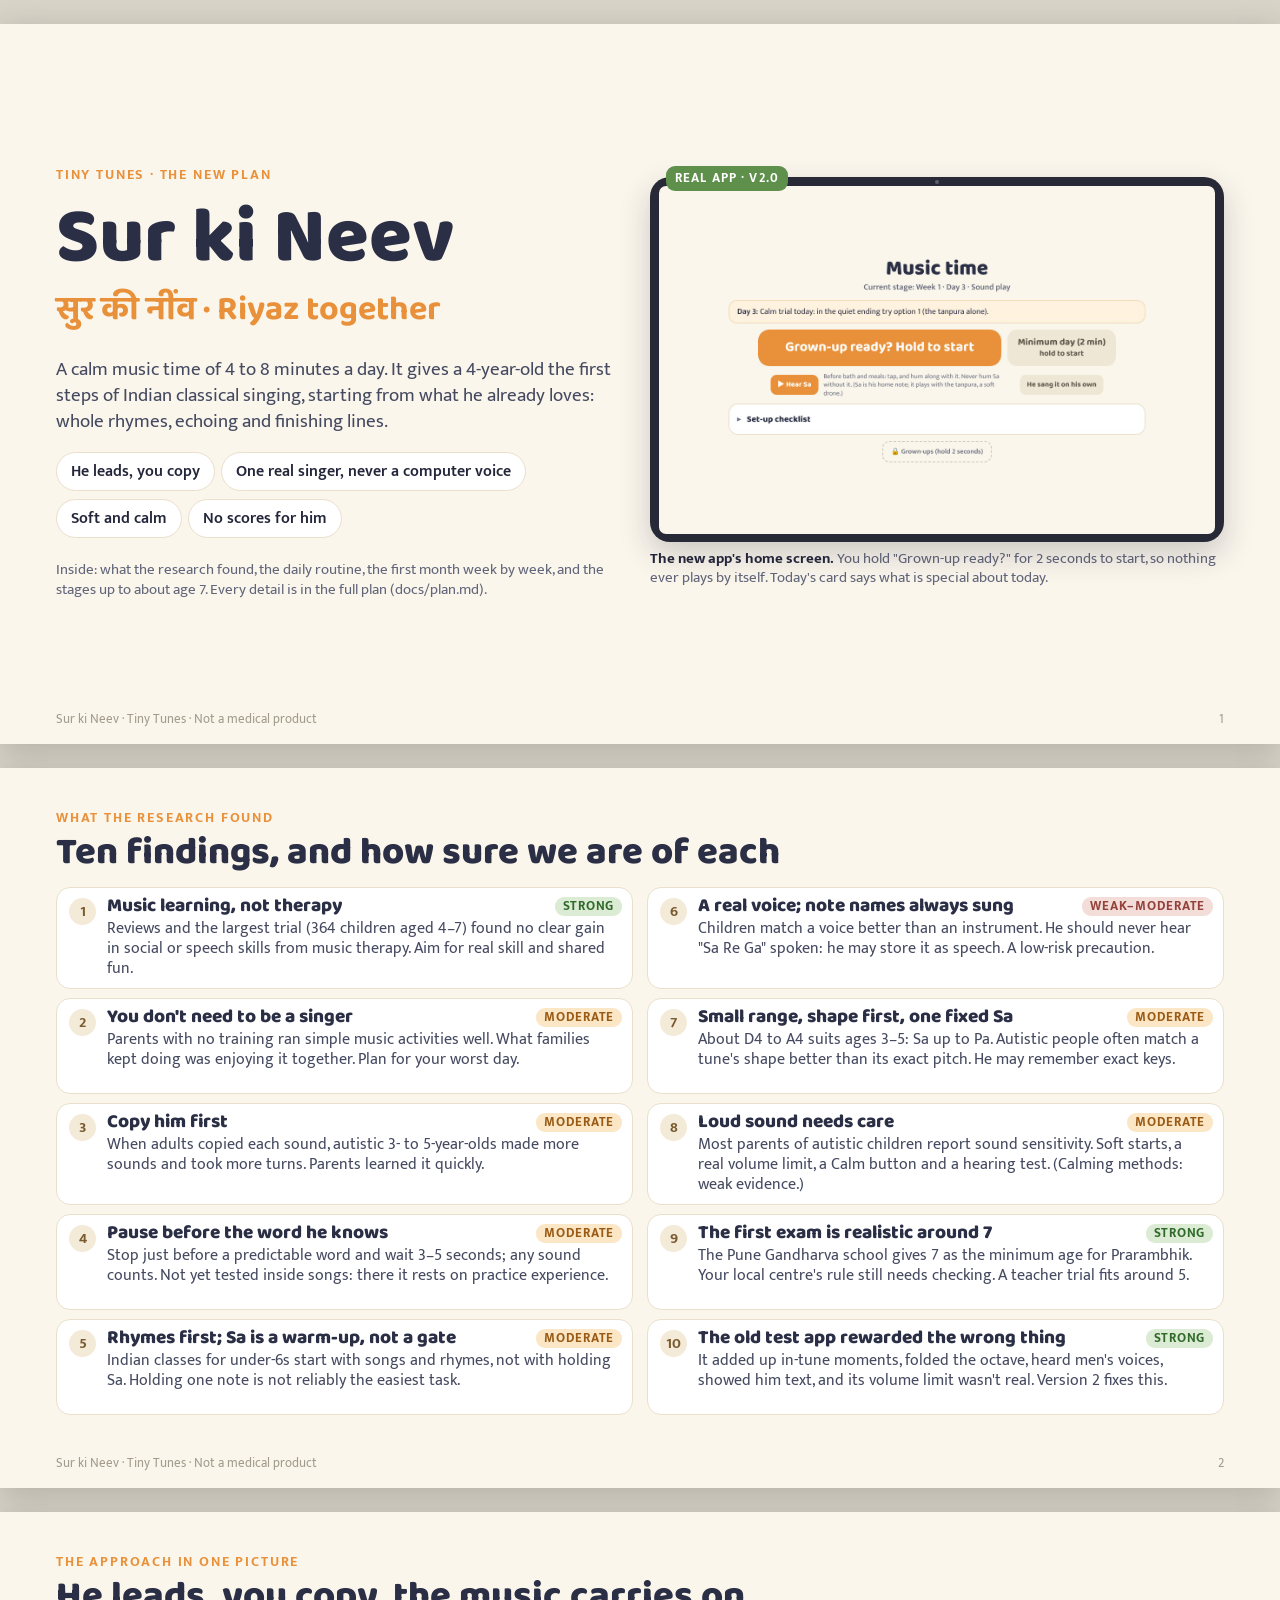
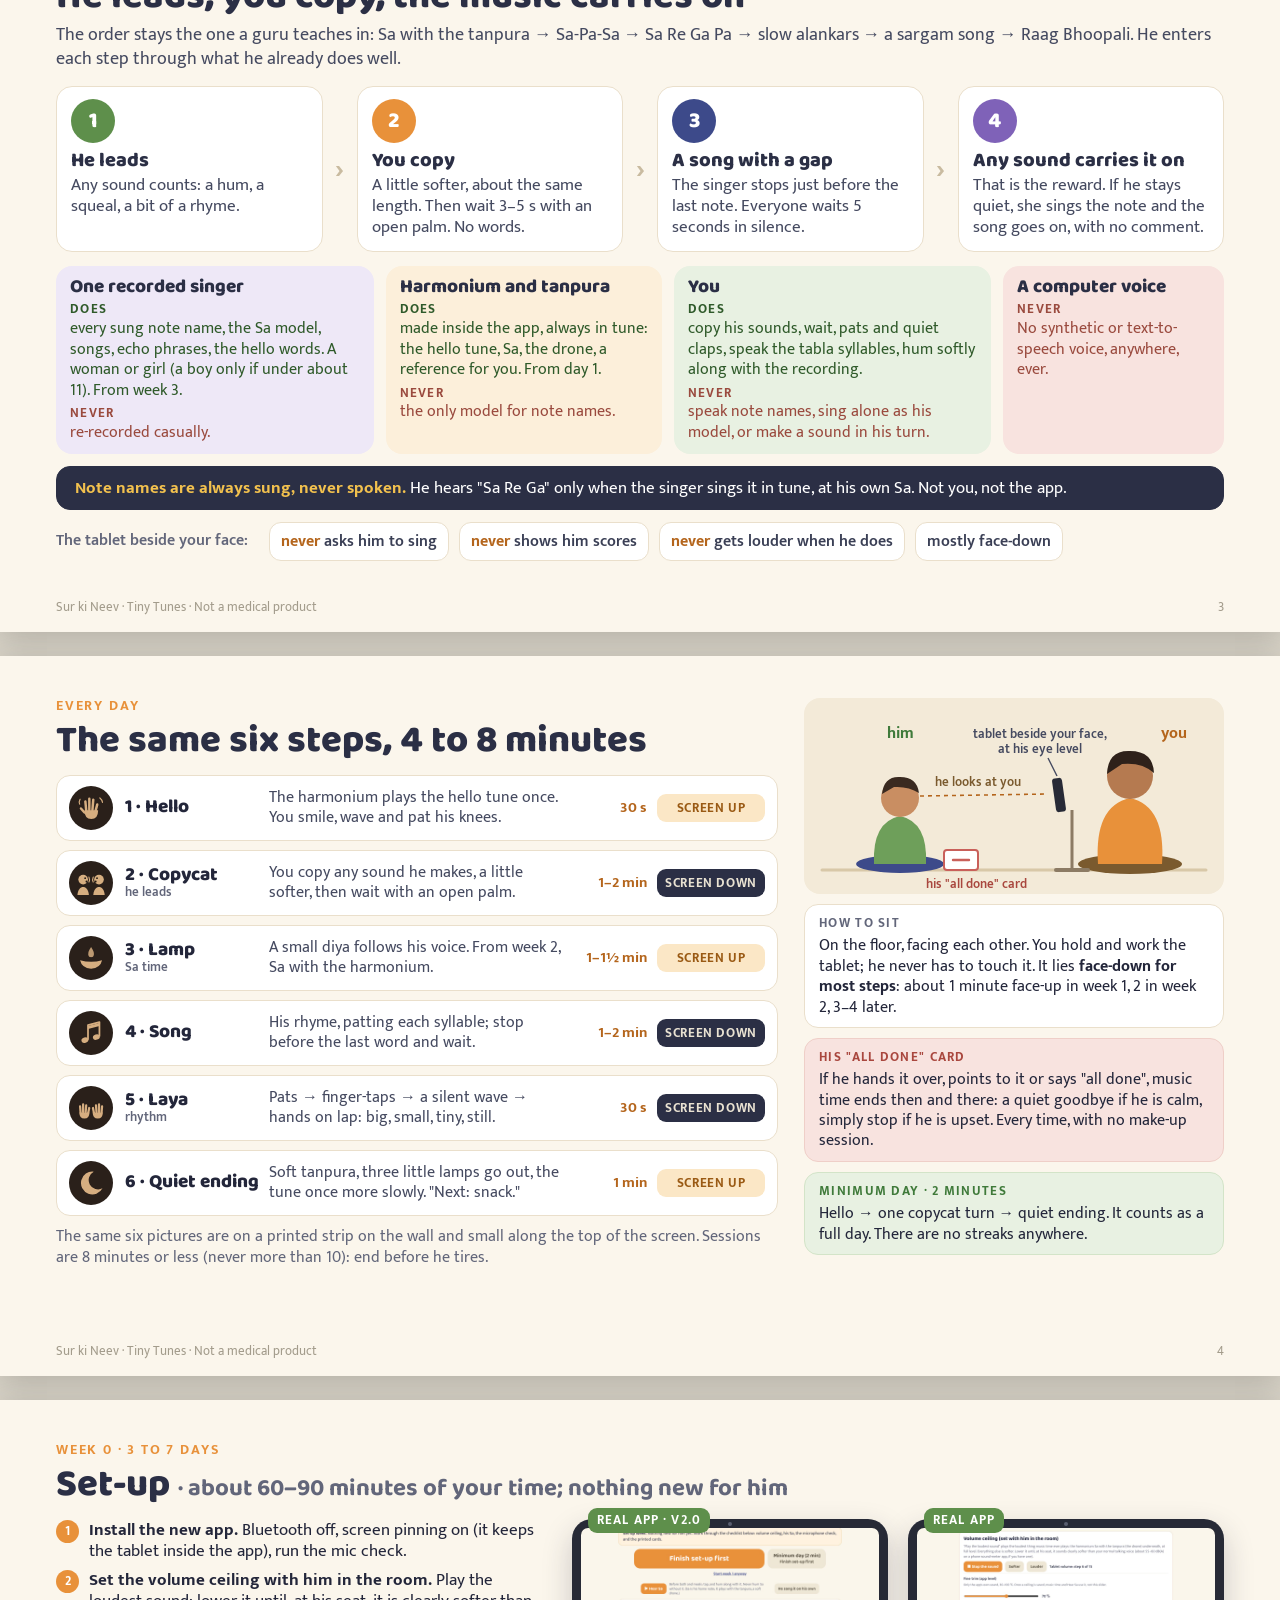
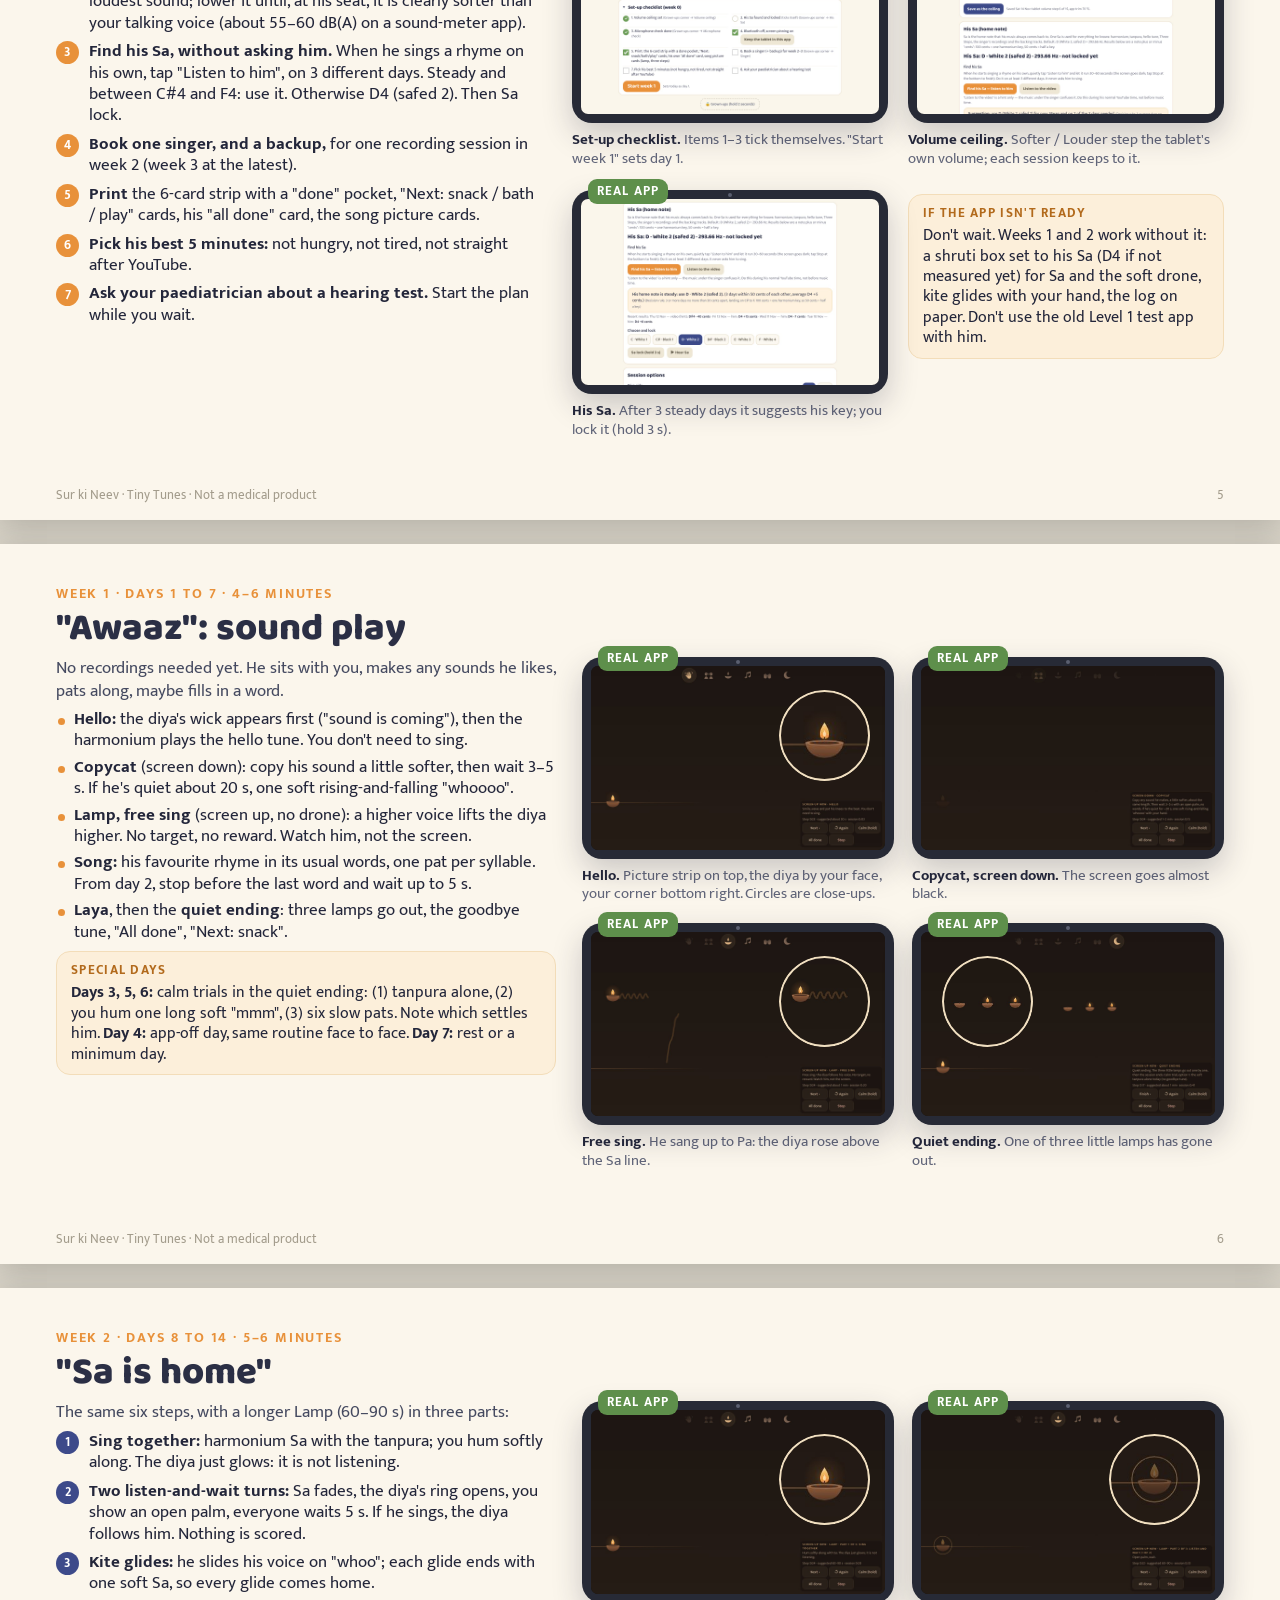
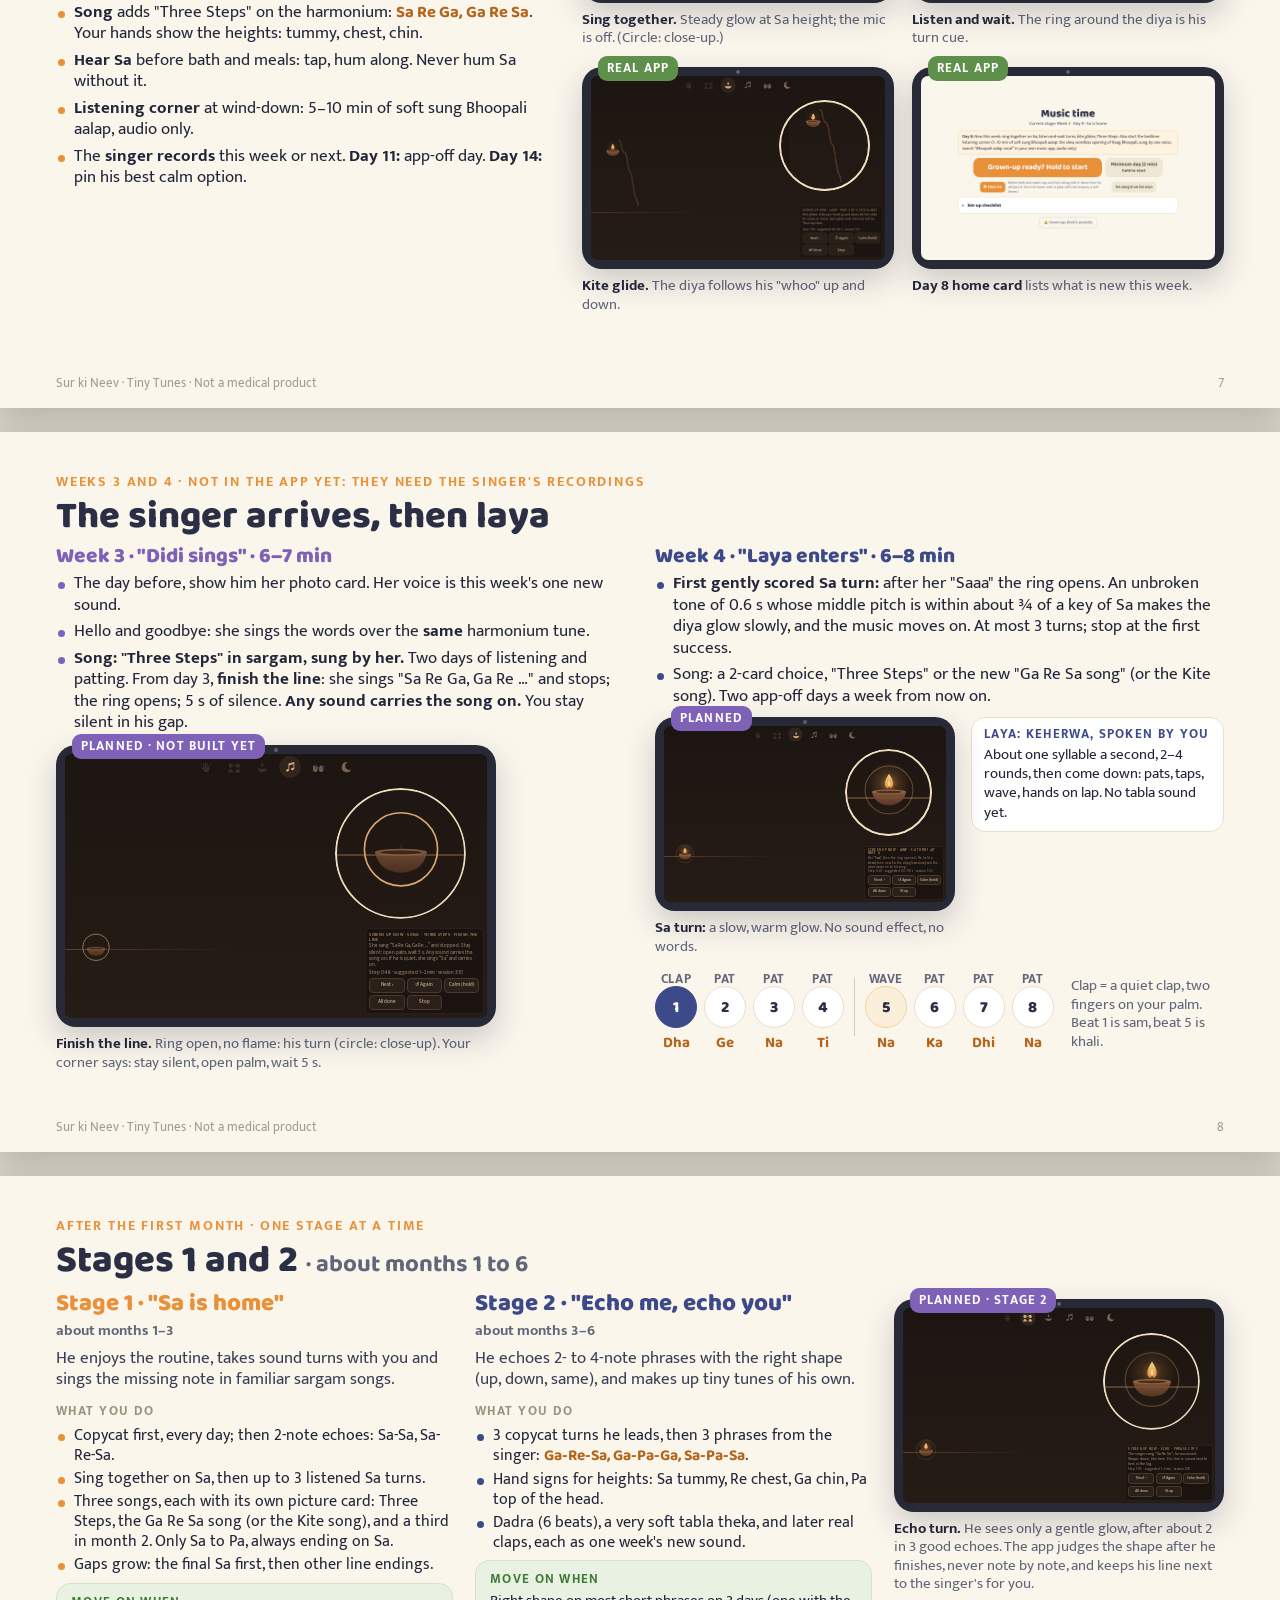
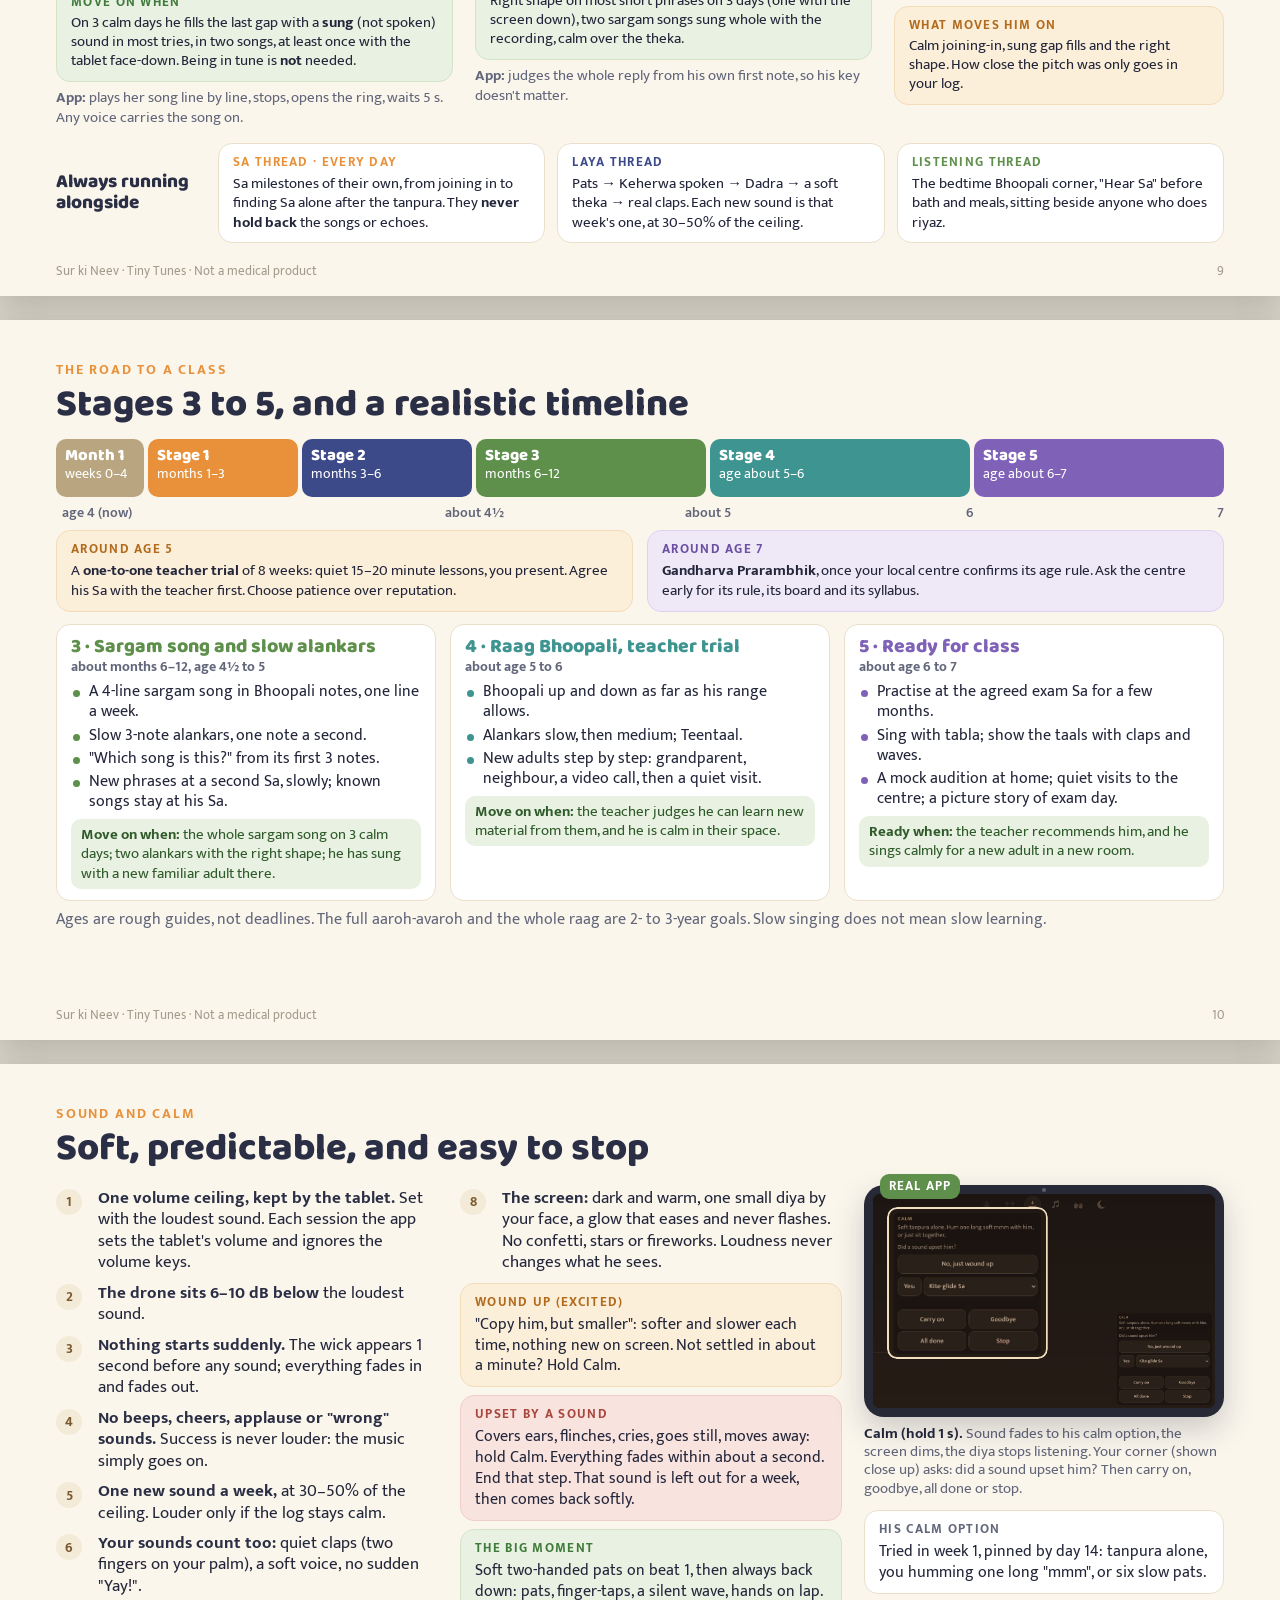
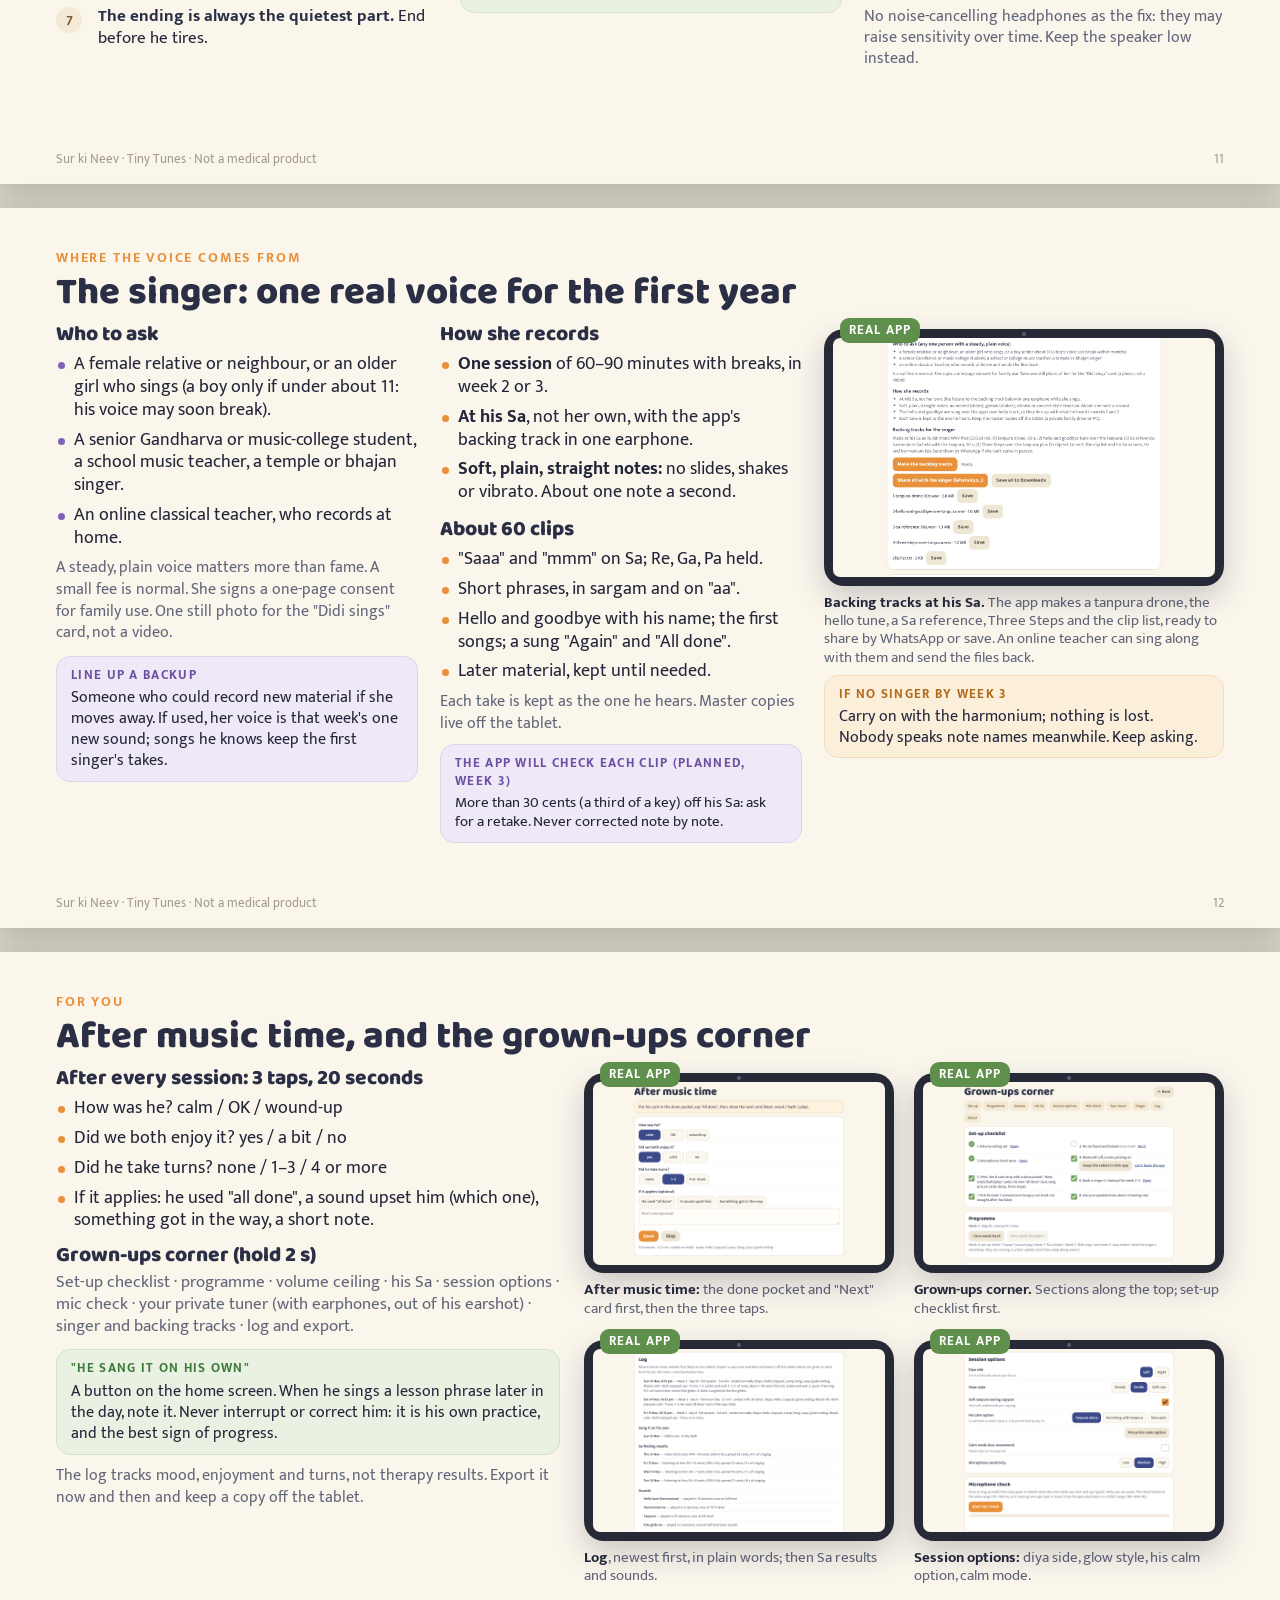
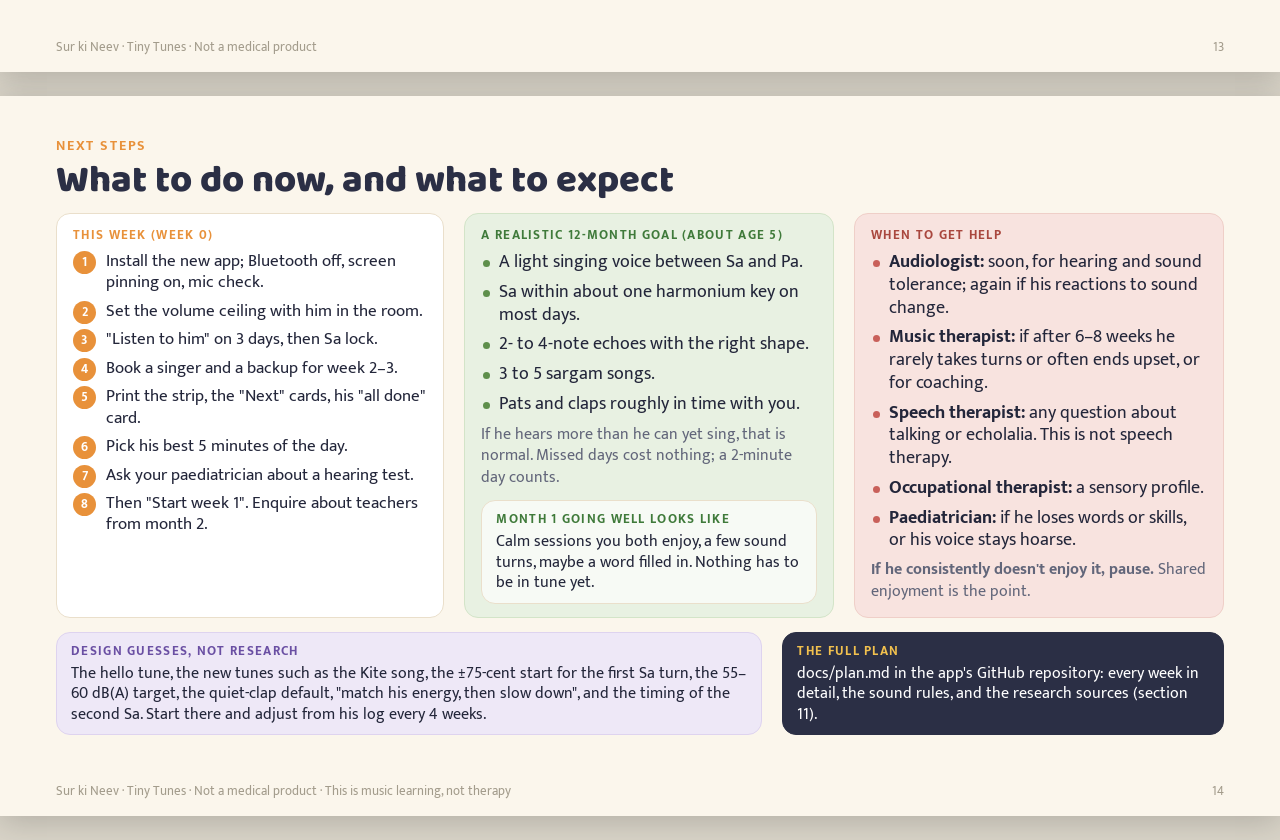
<file: docs/presentation/index.html>
<!DOCTYPE html>
<html lang="en"><head><meta charset="utf-8">
<meta name="viewport" content="width=device-width,initial-scale=1">
<title>Sur ki Neev</title>
<style>
@font-face{font-family:"Baloo 2";font-weight:600;src:url(fonts/baloo-2-latin-600-normal.woff2) format("woff2");unicode-range:U+0000-00FF,U+0131,U+0152-0153,U+02BB-02BC,U+02C6,U+02DA,U+02DC,U+2000-206F,U+20AC,U+2122,U+2190-21FF,U+2212,U+FEFF}
@font-face{font-family:"Baloo 2";font-weight:700;src:url(fonts/baloo-2-latin-700-normal.woff2) format("woff2");unicode-range:U+0000-00FF,U+0131,U+0152-0153,U+02BB-02BC,U+02C6,U+02DA,U+02DC,U+2000-206F,U+20AC,U+2122,U+2190-21FF,U+2212,U+FEFF}
@font-face{font-family:"Baloo 2";font-weight:800;src:url(fonts/baloo-2-latin-800-normal.woff2) format("woff2");unicode-range:U+0000-00FF,U+0131,U+0152-0153,U+02BB-02BC,U+02C6,U+02DA,U+02DC,U+2000-206F,U+20AC,U+2122,U+2190-21FF,U+2212,U+FEFF}
@font-face{font-family:"Baloo 2";font-weight:700;src:url(fonts/baloo-2-devanagari-700-normal.woff2) format("woff2");unicode-range:U+0900-097F,U+1CD0-1CF9,U+200C-200D,U+20A8,U+20B9,U+25CC,U+A830-A839,U+A8E0-A8FF}
@font-face{font-family:"Baloo 2";font-weight:800;src:url(fonts/baloo-2-devanagari-800-normal.woff2) format("woff2");unicode-range:U+0900-097F,U+1CD0-1CF9,U+200C-200D,U+20A8,U+20B9,U+25CC,U+A830-A839,U+A8E0-A8FF}
@font-face{font-family:"Mukta";font-weight:400;src:url(fonts/mukta-latin-400-normal.woff2) format("woff2");unicode-range:U+0000-00FF,U+0131,U+0152-0153,U+02BB-02BC,U+02C6,U+02DA,U+02DC,U+2000-206F,U+20AC,U+2122,U+2190-21FF,U+2212,U+FEFF}
@font-face{font-family:"Mukta";font-weight:600;src:url(fonts/mukta-latin-600-normal.woff2) format("woff2");unicode-range:U+0000-00FF,U+0131,U+0152-0153,U+02BB-02BC,U+02C6,U+02DA,U+02DC,U+2000-206F,U+20AC,U+2122,U+2190-21FF,U+2212,U+FEFF}
@font-face{font-family:"Mukta";font-weight:700;src:url(fonts/mukta-latin-700-normal.woff2) format("woff2");unicode-range:U+0000-00FF,U+0131,U+0152-0153,U+02BB-02BC,U+02C6,U+02DA,U+02DC,U+2000-206F,U+20AC,U+2122,U+2190-21FF,U+2212,U+FEFF}

:root{--bg:#FBF6EC;--ink:#23263A;--mut:#62667A;--line:#EADFCB;--saf:#E8913A;--ind:#3D4A8A;--leaf:#5E8F4B;--teal:#3E9490;--rose:#C9605A;--vio:#7F62B8;--sand:#F3EAD8}
*{box-sizing:border-box;margin:0;padding:0}
html,body{background:#d9d4c8}
body{font-family:"Mukta",sans-serif;color:var(--ink);-webkit-print-color-adjust:exact;print-color-adjust:exact}
.slide{width:1280px;height:720px;background:var(--bg);position:relative;overflow:hidden;contain:paint;padding:38px 56px 0;break-after:page}
@media screen{.slide{margin:24px auto;box-shadow:0 6px 30px rgba(0,0,0,.18)}}
@page{size:1280px 720px;margin:0}
@media print{html,body{background:none}.slide{margin:0}}
.foot{position:absolute;left:56px;right:56px;bottom:14px;display:flex;justify-content:space-between;font-size:13px;color:#A39C8C}
.kicker{font-weight:700;letter-spacing:.13em;font-size:14px;color:var(--saf);text-transform:uppercase}
h1{font-family:"Baloo 2";font-size:78px;line-height:1;font-weight:800;color:#2B2F45}
h2{font-family:"Baloo 2";font-size:38px;font-weight:800;line-height:1.05;color:#2B2F45;margin-top:4px}
h2 .sm{font-size:24px;color:var(--mut);font-weight:700}
h3{font-family:"Baloo 2";font-weight:800;font-size:21px;line-height:1.12;color:#2B2F45}
.lead{font-size:19px;color:#454A60;line-height:1.35}
.note{font-size:15px;color:var(--mut);line-height:1.35}
b,strong{font-weight:700}
.sg{font-family:"Baloo 2";font-weight:700;color:#B4651C}
.pill{display:inline-block;font-weight:600;font-size:16px;padding:5px 14px;border-radius:20px;background:#fff;border:1.5px solid var(--line);margin:0 6px 8px 0}

/* lists */
ul.dl{list-style:none}
ul.dl li{position:relative;padding-left:18px;margin:5px 0;font-size:16.5px;line-height:1.3}
.big ul.dl li{font-size:17.5px;margin:7px 0}
ul.dl li::before{content:"";position:absolute;left:2px;top:9px;width:7px;height:7px;border-radius:50%;background:var(--c,var(--saf))}
ol.nl{list-style:none;counter-reset:s}
ol.nl li{counter-increment:s;position:relative;padding-left:33px;margin:7px 0;font-size:16.5px;line-height:1.3}
ol.nl li::before{content:counter(s);position:absolute;left:0;top:0;width:23px;height:23px;border-radius:50%;background:var(--c,var(--ind));color:#fff;font-size:13px;font-weight:700;display:flex;align-items:center;justify-content:center}
.box{border-radius:14px;padding:10px 14px;font-size:15.5px;line-height:1.32;background:#fff;border:1.5px solid var(--line)}
.box .bt{display:block;font-size:13px;letter-spacing:.1em;text-transform:uppercase;font-weight:700;margin-bottom:3px;color:var(--mut)}
.box.g{background:#E8F1E2;border-color:#D3E4C8}.box.g .bt{color:#3F7A3A}
.box.o{background:#FCEFDA;border-color:#F3DDB9}.box.o .bt{color:#B26A1C}
.box.r{background:#F8E3DF;border-color:#EFCFC8}.box.r .bt{color:#A9473E}
.box.v{background:#EEE8F7;border-color:#DED3EF}.box.v .bt{color:#6A4FA3}
.box.d{background:#2B2F45;border-color:#2B2F45;color:#fff}.box.d .bt{color:#F2C14E}

/* tablet frame */
.fig{display:flex;flex-direction:column;gap:8px;position:relative}
.tab{position:relative;background:#272A36;border-radius:20px;padding:9px;box-shadow:0 12px 30px rgba(35,38,58,.22)}
.tab::before{content:"";position:absolute;top:3px;left:50%;width:4px;height:4px;margin-left:-2px;border-radius:50%;background:#5A5F70}
.scr{position:relative;width:100%;aspect-ratio:16/10;border-radius:7px;overflow:hidden;contain:paint;background:#111}
.scr>img{position:absolute;inset:0;width:100%;height:100%;display:block}
.tag{position:absolute;top:-11px;left:16px;z-index:3;font-size:12.5px;font-weight:700;letter-spacing:.09em;padding:2px 9px;border-radius:9px;color:#fff;background:var(--leaf);text-transform:uppercase}
.tag.pl{background:var(--vio)}
.fc{font-size:14.5px;color:var(--mut);line-height:1.27}
.fc b{color:var(--ink)}

/* mock of the session screen, drawn at the tablet's 1280x800 and scaled down */
.mk{position:absolute;left:0;top:0;width:1280px;height:800px;overflow:hidden;font-family:"Mukta",sans-serif}
.mk.ses{background:linear-gradient(180deg,#1C1511 0%,#261C16 100%)}
.mk .strip{position:absolute;left:0;right:0;top:0;height:80px;display:flex;justify-content:center;align-items:center;gap:26px}
.mk .si{width:59px;height:59px;border-radius:50%;color:#7A6352;display:flex;align-items:center;justify-content:center}
.mk .si svg{width:64%;height:64%;overflow:visible}
.mk .si.cur{color:#D6AE80;background:rgba(214,174,128,.10);box-shadow:0 0 0 2px rgba(214,174,128,.16)}
.mk .si.done{opacity:.33}
.mk .child{position:absolute;left:0;right:0;top:80px;bottom:0}
.mk .sal{position:absolute;left:0;width:40%;top:512px;height:3px;border-radius:2px;background:linear-gradient(90deg,rgba(201,146,90,.34),rgba(201,146,90,.14) 55%,rgba(201,146,90,0))}
.mk .dy{position:absolute;left:95px;width:72px;transform:translate(-50%,-56%)}
.mk .dy svg{width:100%;height:auto;display:block;overflow:visible}
.mk .pc{position:absolute;right:10px;bottom:10px;width:360px;background:rgba(18,13,10,.45);border:1px solid rgba(58,45,36,.5);border-radius:14px;padding:8px 10px 10px;color:#9C8672;font-size:14.5px;line-height:1.32}
.mk .pc .tg{font-size:12.5px;letter-spacing:.09em;text-transform:uppercase;color:#B08A62;font-weight:600}
.mk .pc .cp{margin-top:2px}
.mk .pc .cp2{color:#C29A6A;margin-top:4px}
.mk .pc .tm{font-size:14px;margin-top:4px}
.mk .pc .pb{display:grid;grid-template-columns:repeat(3,1fr);gap:6px;margin-top:6px}
.mk .pc .pb span{min-height:46px;border-radius:12px;background:#2A201A;border:1px solid #4A392D;color:#B8A089;font-weight:600;font-size:16px;display:flex;align-items:center;justify-content:center}
.mk .pc .pb span.st{color:#C99886}

/* slide 2: research */
.fgrid{display:grid;grid-template-columns:1fr 1fr;gap:9px 14px;margin-top:14px}
.fd{background:#fff;border:1.5px solid var(--line);border-radius:14px;padding:8px 14px 9px 50px;position:relative;min-height:96px}
.fd .n{position:absolute;left:12px;top:10px;width:27px;height:27px;border-radius:50%;background:var(--sand);color:#7A5A2E;font-weight:700;font-size:15px;display:flex;align-items:center;justify-content:center}
.fd h3{font-size:19px;padding-right:132px}
.fd p{font-size:15.6px;line-height:1.28;color:#454A60;margin-top:2px}
.ev{position:absolute;right:10px;top:9px;font-size:12.5px;font-weight:700;letter-spacing:.06em;text-transform:uppercase;padding:2px 8px;border-radius:9px;white-space:nowrap;text-align:center;line-height:1.2}
.ev.s{background:#DCEBD3;color:#2F6A2A}.ev.m{background:#FBE7C6;color:#9A5A14}.ev.w{background:#F3DDD8;color:#93413A}

/* slide 3: approach */
.flow{display:flex;align-items:stretch;gap:0;margin-top:16px}
.fl{flex:1;background:#fff;border:1.5px solid var(--line);border-radius:16px;padding:12px 14px;position:relative}
.fl .ic{width:44px;height:44px;border-radius:50%;display:flex;align-items:center;justify-content:center;color:#fff;font-family:"Baloo 2";font-weight:800;font-size:22px;margin-bottom:6px}
.fl h3{font-size:20px}
.fl p{font-size:16.5px;line-height:1.3;color:#454A60;margin-top:3px}
.arr{width:34px;display:flex;align-items:center;justify-content:center;color:#C9BBA0;font-size:30px;font-weight:800;flex:none}
.who{display:grid;grid-template-columns:1.15fr 1fr 1.15fr .8fr;gap:12px;margin-top:14px}
.wc{border-radius:16px;padding:11px 14px;font-size:15.8px;line-height:1.3}
.wc h3{font-size:19px;margin-bottom:3px}
.wc .does{color:#2F5A2A}.wc .never{color:#9A4A3E;margin-top:5px}
.wc .does b,.wc .never b{font-size:13px;letter-spacing:.1em;text-transform:uppercase;display:block}

/* slide 4: six steps */
.steps6{display:flex;flex-direction:column;gap:9px;margin-top:14px}
.s6{display:grid;grid-template-columns:46px 134px 1fr 76px 108px;align-items:center;gap:10px;background:#fff;border:1.5px solid var(--line);border-radius:14px;padding:10px 12px}
.s6 .ic{width:44px;height:44px;border-radius:50%;background:#2A201A;color:#D6AE80;display:flex;align-items:center;justify-content:center}
.s6 .ic svg{width:64%;height:64%;overflow:visible}
.s6 .nm{font-family:"Baloo 2";font-weight:800;font-size:19px;line-height:1.05}
.s6 .nm small{display:block;font-family:Mukta;font-weight:600;font-size:13px;color:var(--mut)}
.s6 .wt{font-size:16px;line-height:1.25;color:#454A60}
.s6 .tm{font-weight:700;color:#B4651C;font-size:15px;text-align:right;line-height:1.15}
.scrn{font-size:13px;font-weight:700;letter-spacing:.05em;text-transform:uppercase;border-radius:9px;padding:3px 7px;text-align:center}
.scrn.up{background:#FBE7C6;color:#9A5A14}.scrn.dn{background:#2B2F45;color:#E9E2D2}

/* weeks */
.cols{display:grid;gap:26px}
.tabs2{display:grid;grid-template-columns:1fr 1fr;gap:20px 18px}

/* keherwa */
.kh{display:flex;gap:7px;align-items:flex-end}
.kb{display:flex;flex-direction:column;align-items:center;gap:3px;width:46px}
.kb .hd{font-size:13px;font-weight:700;color:var(--mut);text-transform:uppercase;letter-spacing:.04em;height:15px;white-space:nowrap}
.kb .c{width:42px;height:42px;border-radius:50%;background:#fff;border:1.5px solid var(--line);display:flex;align-items:center;justify-content:center;font-family:"Baloo 2";font-weight:800;font-size:16px;color:#2B2F45}
.kb.sam .c{background:var(--ind);color:#fff;border-color:var(--ind)}
.kb.kh0 .c{background:#FCEFDA;border-color:#F0D3A6}
.kb .bol{font-family:"Baloo 2";font-weight:700;font-size:15px;color:#B4651C}
.kbar{width:2px;height:58px;background:#D8CCB5;margin:0 3px 19px}

/* timeline */
.tl{display:flex;margin-top:14px;gap:4px}
.tls{border-radius:10px;padding:7px 9px;color:#fff;font-size:14px;line-height:1.2;min-height:58px}
.tls b{display:block;font-family:"Baloo 2";font-size:16.5px;font-weight:800}
.ages{position:relative;height:24px;margin-top:5px;font-size:13.5px;color:var(--mut);font-weight:600}
.ages span{position:absolute;transform:translateX(-50%);white-space:nowrap}
.ms{display:flex;gap:14px;margin-top:4px}
.ms .box{flex:1}
.st3{display:grid;grid-template-columns:1fr 1fr 1fr;gap:14px;margin-top:12px}
.st3 .box{font-size:15px;padding:11px 14px}
.st3 h3{font-size:19.5px;margin-bottom:2px}
.st3 .when{font-size:13.5px;font-weight:700;color:var(--mut);margin-bottom:4px}
.st3 ul.dl li{font-size:15.5px;margin:3px 0}
.st3 .mv{font-size:14.8px;line-height:1.3;color:#2F5A2A;background:#E8F1E2;border-radius:10px;padding:6px 10px;margin-top:8px}

/* stages 1-2 */
.stg h3{font-size:24px}
.stg .when{font-size:15px;font-weight:700;color:var(--mut)}
.stg .goal{font-size:16.5px;line-height:1.3;margin:5px 0 4px;color:#3A3F55}
.stg h4{font-size:13px;letter-spacing:.11em;text-transform:uppercase;color:#9A927F;margin:9px 0 1px;font-weight:700}
.stg ul.dl li{font-size:15.5px;margin:3px 0}

/* rules */
.rl{display:grid;grid-template-columns:34px 1fr;gap:2px 8px;align-items:start;margin:9px 0}
.rl .rn{width:26px;height:26px;border-radius:50%;background:var(--sand);color:#7A5A2E;font-weight:700;font-size:14px;display:flex;align-items:center;justify-content:center;margin-top:1px}
.rl .rt{font-size:16.5px;line-height:1.3}
.rl .rt b{color:#2B2F45}

.check li{font-size:17px;margin:8px 0}
.zm{position:absolute;z-index:2;contain:paint;clip-path:inset(0 round 50%);width:31%;aspect-ratio:1;top:13%;right:5%;border-radius:50%;border:2.5px solid #F1DFC0;box-shadow:0 4px 14px rgba(0,0,0,.5);overflow:hidden;background-repeat:no-repeat;background-color:#1C1511}
.zm.l{right:auto;left:7%}
.zm .zsal{position:absolute;left:0;right:0;height:2px;background:rgba(201,146,90,.32)}
.zm .zdy{position:absolute;transform:translate(-50%,-56%)}
.zm .zdy svg{width:100%;height:auto;display:block;overflow:visible}
.chips{display:flex;gap:10px;margin-top:12px;flex-wrap:wrap}
.chips span{background:#fff;border:1.5px solid var(--line);border-radius:12px;padding:5px 11px;font-size:16px;font-weight:600;color:#3A3F55}
.chips span b{color:#B4651C}
</style></head><body>

<svg width="0" height="0" style="position:absolute" aria-hidden="true" focusable="false"><defs>
  <radialGradient id="gGlow" cx="50%" cy="50%" r="50%"><stop offset="0" stop-color="#F3B864" stop-opacity=".55"/><stop offset=".45" stop-color="#E39445" stop-opacity=".2"/><stop offset="1" stop-color="#E39445" stop-opacity="0"/></radialGradient>
  <linearGradient id="gFlame" x1="0" y1="1" x2="0" y2="0"><stop offset="0" stop-color="#E9893A"/><stop offset=".55" stop-color="#F2B35A"/><stop offset="1" stop-color="#F7D79A"/></linearGradient>
  <linearGradient id="gClay" x1="0" y1="0" x2="0" y2="1"><stop offset="0" stop-color="#8E5C3D"/><stop offset="1" stop-color="#5E3B28"/></linearGradient>
  <g id="hand"><path d="M2 21q0 12 10 12t10-12z" fill="currentColor"/><g stroke="currentColor" stroke-width="4.4" stroke-linecap="round"><path d="M4.5 21L3.5 9M9.5 20.5V5M14.5 20.5L15.5 7M19.5 22L21.5 12"/></g></g>
  <symbol id="ic0" viewBox="0 0 64 64"><path d="M17 37q0 20 15.5 20T48 37z" fill="currentColor"/><g fill="none" stroke="currentColor" stroke-linecap="round"><g stroke-width="5.6"><path d="M21 38L19 17M28 37V11M35 37L37 13M42 39l4-15M17 42L9 33"/></g><path d="M52 9q5 4 6 10M7 12q-3 5-1 11" stroke-width="2.6"/></g></symbol>
  <symbol id="ic1" viewBox="0 0 64 64"><g fill="currentColor"><circle cx="14" cy="24" r="11"/><circle cx="50" cy="24" r="11"/><path d="M1 59c1-12 7-18 13-18s12 6 13 18z"/><path d="M37 59c1-12 7-18 13-18s12 6 13 18z"/></g><g fill="#211913"><circle cx="18.5" cy="21" r="2"/><circle cx="45.5" cy="21" r="2"/><ellipse cx="21.5" cy="28.5" rx="2.1" ry="2.6"/><ellipse cx="42.5" cy="28.5" rx="2.1" ry="2.6"/></g><path d="M27.2 18.5q2.6 5.5 0 11M36.8 18.5q-2.6 5.5 0 11" fill="none" stroke="currentColor" stroke-width="2.6" stroke-linecap="round"/></symbol>
  <symbol id="ic2" viewBox="0 0 64 64"><path d="M7 37q25 7 50 0q-4 18-25 19Q11 55 7 37z" fill="currentColor"/><path d="M32 7c6 9 8 15 5.5 20.5-1.8 3.6-9.2 3.6-11 0C24 22 26 16 32 7z" fill="currentColor" opacity=".85"/></symbol>
  <symbol id="ic3" viewBox="0 0 64 64"><path d="M25 47V14l26-7v33" fill="none" stroke="currentColor" stroke-width="4" stroke-linejoin="round"/><path d="M25 16l26-7v7l-26 7z" fill="currentColor"/><ellipse cx="18" cy="48" rx="8" ry="6" transform="rotate(-18 18 48)" fill="currentColor"/><ellipse cx="44" cy="41" rx="8" ry="6" transform="rotate(-18 44 41)" fill="currentColor"/></symbol>
  <symbol id="ic4" viewBox="0 0 64 64"><use href="#hand" transform="translate(3 18) scale(1.15)"/><use href="#hand" transform="translate(61 18) scale(-1.15 1.15)"/></symbol>
  <symbol id="ic5" viewBox="0 0 64 64"><path d="M38 6A26 26 0 1 0 58 44 21 21 0 0 1 38 6z" fill="currentColor"/></symbol>
  <symbol id="smallLamp" viewBox="0 0 60 60"><path d="M6 36q24 7 48 0q-4 17-24 18Q10 53 6 36z" fill="url(#gClay)"/><ellipse cx="30" cy="36.5" rx="24" ry="3.4" fill="#A06E4C"/><rect x="29" y="28" width="2" height="8" rx="1" fill="#3B2A20"/></symbol>
</defs></svg>

<!-- 1 · Title -->
<section class="slide">
  <div style="display:grid;grid-template-columns:560px 1fr;gap:34px;height:640px;align-items:center">
    <div>
      <div class="kicker">Tiny Tunes · the new plan</div>
      <h1 style="margin-top:14px">Sur ki Neev</h1>
      <div style="font-family:'Baloo 2';font-weight:700;font-size:34px;color:var(--saf);margin-top:4px">सुर की नींव · Riyaz together</div>
      <p class="lead" style="margin:20px 0 18px">A calm music time of 4 to 8 minutes a day. It gives a 4-year-old the first steps of Indian classical singing, starting from what he already loves: whole rhymes, echoing and finishing lines.</p>
      <div><span class="pill">He leads, you copy</span><span class="pill">One real singer, never a computer voice</span><span class="pill">Soft and calm</span><span class="pill">No scores for him</span></div>
      <p class="note" style="margin-top:14px">Inside: what the research found, the daily routine, the first month week by week, and the stages up to about age 7. Every detail is in the full plan (docs/plan.md).</p>
    </div>
    <div class="fig">
      <div class="tab"><span class="tag">Real app · v2.0</span><div class="scr"><img src="shots/home-week1.jpg" alt=""></div></div>
      <div class="fc"><b>The new app's home screen.</b> You hold "Grown-up ready?" for 2 seconds to start, so nothing ever plays by itself. Today's card says what is special about today.</div>
    </div>
  </div>
  <div class="foot"><span>Sur ki Neev · Tiny Tunes · Not a medical product</span><span>1</span></div>
</section>

<!-- 2 · Research -->
<section class="slide">
  <div class="kicker">What the research found</div>
  <h2>Ten findings, and how sure we are of each</h2>
  <div class="fgrid">
    <div class="fd"><span class="n">1</span><span class="ev s">Strong</span><h3>Music learning, not therapy</h3><p>Reviews and the largest trial (364 children aged 4–7) found no clear gain in social or speech skills from music therapy. Aim for real skill and shared fun.</p></div>
    <div class="fd"><span class="n">6</span><span class="ev w">Weak–moderate</span><h3>A real voice; note names always sung</h3><p>Children match a voice better than an instrument. He should never hear "Sa Re Ga" spoken: he may store it as speech. A low-risk precaution.</p></div>
    <div class="fd"><span class="n">2</span><span class="ev m">Moderate</span><h3>You don't need to be a singer</h3><p>Parents with no training ran simple music activities well. What families kept doing was enjoying it together. Plan for your worst day.</p></div>
    <div class="fd"><span class="n">7</span><span class="ev m">Moderate</span><h3>Small range, shape first, one fixed Sa</h3><p>About D4 to A4 suits ages 3–5: Sa up to Pa. Autistic people often match a tune's shape better than its exact pitch. He may remember exact keys.</p></div>
    <div class="fd"><span class="n">3</span><span class="ev m">Moderate</span><h3>Copy him first</h3><p>When adults copied each sound, autistic 3- to 5-year-olds made more sounds and took more turns. Parents learned it quickly.</p></div>
    <div class="fd"><span class="n">8</span><span class="ev m">Moderate</span><h3>Loud sound needs care</h3><p>Most parents of autistic children report sound sensitivity. Soft starts, a real volume limit, a Calm button and a hearing test. (Calming methods: weak evidence.)</p></div>
    <div class="fd"><span class="n">4</span><span class="ev m">Moderate</span><h3>Pause before the word he knows</h3><p>Stop just before a predictable word and wait 3–5 seconds; any sound counts. Not yet tested inside songs: there it rests on practice experience.</p></div>
    <div class="fd"><span class="n">9</span><span class="ev s">Strong</span><h3>The first exam is realistic around 7</h3><p>The Pune Gandharva school gives 7 as the minimum age for Prarambhik. Your local centre's rule still needs checking. A teacher trial fits around 5.</p></div>
    <div class="fd"><span class="n">5</span><span class="ev m">Moderate</span><h3>Rhymes first; Sa is a warm-up, not a gate</h3><p>Indian classes for under-6s start with songs and rhymes, not with holding Sa. Holding one note is not reliably the easiest task.</p></div>
    <div class="fd"><span class="n">10</span><span class="ev s">Strong</span><h3>The old test app rewarded the wrong thing</h3><p>It added up in-tune moments, folded the octave, heard men's voices, showed him text, and its volume limit wasn't real. Version 2 fixes this.</p></div>
  </div>
  <div class="foot"><span>Sur ki Neev · Tiny Tunes · Not a medical product</span><span>2</span></div>
</section>

<!-- 3 · Approach -->
<section class="slide">
  <div class="kicker">The approach in one picture</div>
  <h2>He leads, you copy, the music carries on</h2>
  <p class="lead" style="margin-top:6px;font-size:17.5px">The order stays the one a guru teaches in: Sa with the tanpura → Sa-Pa-Sa → Sa Re Ga Pa → slow alankars → a sargam song → Raag Bhoopali. He enters each step through what he already does well.</p>
  <div class="flow">
    <div class="fl"><div class="ic" style="background:var(--leaf)">1</div><h3>He leads</h3><p>Any sound counts: a hum, a squeal, a bit of a rhyme.</p></div>
    <div class="arr">›</div>
    <div class="fl"><div class="ic" style="background:var(--saf)">2</div><h3>You copy</h3><p>A little softer, about the same length. Then wait 3–5 s with an open palm. No words.</p></div>
    <div class="arr">›</div>
    <div class="fl"><div class="ic" style="background:var(--ind)">3</div><h3>A song with a gap</h3><p>The singer stops just before the last note. Everyone waits 5 seconds in silence.</p></div>
    <div class="arr">›</div>
    <div class="fl"><div class="ic" style="background:var(--vio)">4</div><h3>Any sound carries it on</h3><p>That is the reward. If he stays quiet, she sings the note and the song goes on, with no comment.</p></div>
  </div>
  <div class="who">
    <div class="wc" style="background:#EEE8F7"><h3>One recorded singer</h3><div class="does"><b>Does</b>every sung note name, the Sa model, songs, echo phrases, the hello words. A woman or girl (a boy only if under about 11). From week 3.</div><div class="never"><b>Never</b>re-recorded casually.</div></div>
    <div class="wc" style="background:#FCEFDA"><h3>Harmonium and tanpura</h3><div class="does"><b>Does</b>made inside the app, always in tune: the hello tune, Sa, the drone, a reference for you. From day 1.</div><div class="never"><b>Never</b>the only model for note names.</div></div>
    <div class="wc" style="background:#E8F1E2"><h3>You</h3><div class="does"><b>Does</b>copy his sounds, wait, pats and quiet claps, speak the tabla syllables, hum softly along with the recording.</div><div class="never"><b>Never</b>speak note names, sing alone as his model, or make a sound in his turn.</div></div>
    <div class="wc" style="background:#F8E3DF"><h3>A computer voice</h3><div class="never" style="margin-top:0"><b>Never</b>No synthetic or text-to-speech voice, anywhere, ever.</div></div>
  </div>
  <div class="box d" style="margin-top:12px;font-size:17px;padding:10px 18px"><b style="color:#F2C14E">Note names are always sung, never spoken.</b> He hears "Sa Re Ga" only when the singer sings it in tune, at his own Sa. Not you, not the app.</div>
  <div class="chips"><span style="background:transparent;border:0;padding-left:0;color:var(--mut)">The tablet beside your face:</span><span><b>never</b> asks him to sing</span><span><b>never</b> shows him scores</span><span><b>never</b> gets louder when he does</span><span>mostly face-down</span></div>
  <div class="foot"><span>Sur ki Neev · Tiny Tunes · Not a medical product</span><span>3</span></div>
</section>

<!-- 4 · Six steps -->
<section class="slide">
  <div style="display:grid;grid-template-columns:722px 1fr;gap:26px">
    <div>
      <div class="kicker">Every day</div>
      <h2>The same six steps, 4 to 8 minutes</h2>
      <div class="steps6">
        <div class="s6"><span class="ic"><svg><use href="#ic0"/></svg></span><span class="nm">1 · Hello</span><span class="wt">The harmonium plays the hello tune once. You smile, wave and pat his knees.</span><span class="tm">30 s</span><span class="scrn up">Screen up</span></div>
        <div class="s6"><span class="ic"><svg><use href="#ic1"/></svg></span><span class="nm">2 · Copycat<small>he leads</small></span><span class="wt">You copy any sound he makes, a little softer, then wait with an open palm.</span><span class="tm">1–2 min</span><span class="scrn dn">Screen down</span></div>
        <div class="s6"><span class="ic"><svg><use href="#ic2"/></svg></span><span class="nm">3 · Lamp<small>Sa time</small></span><span class="wt">A small diya follows his voice. From week 2, Sa with the harmonium.</span><span class="tm">1–1½ min</span><span class="scrn up">Screen up</span></div>
        <div class="s6"><span class="ic"><svg><use href="#ic3"/></svg></span><span class="nm">4 · Song</span><span class="wt">His rhyme, patting each syllable; stop before the last word and wait.</span><span class="tm">1–2 min</span><span class="scrn dn">Screen down</span></div>
        <div class="s6"><span class="ic"><svg><use href="#ic4"/></svg></span><span class="nm">5 · Laya<small>rhythm</small></span><span class="wt">Pats → finger-taps → a silent wave → hands on lap: big, small, tiny, still.</span><span class="tm">30 s</span><span class="scrn dn">Screen down</span></div>
        <div class="s6"><span class="ic"><svg><use href="#ic5"/></svg></span><span class="nm">6 · Quiet ending</span><span class="wt">Soft tanpura, three little lamps go out, the tune once more slowly. "Next: snack."</span><span class="tm">1 min</span><span class="scrn up">Screen up</span></div>
      </div>
      <p class="note" style="margin-top:10px;font-size:16px">The same six pictures are on a printed strip on the wall and small along the top of the screen. Sessions are 8 minutes or less (never more than 10): end before he tires.</p>
    </div>
    <div style="display:flex;flex-direction:column;gap:10px;padding-top:4px">
      <svg viewBox="0 0 420 196" width="420" height="196" aria-label="Sitting on the floor facing each other, tablet beside your face">
        <rect x="0" y="0" width="420" height="196" rx="16" fill="#F3EAD8"/>
        <line x1="18" y1="172" x2="402" y2="172" stroke="#D8C8A8" stroke-width="3" stroke-linecap="round"/>
        <!-- child -->
        <ellipse cx="96" cy="166" rx="44" ry="9" fill="#3D4A8A"/>
        <path d="M70 166 Q68 124 96 118 Q124 124 122 166 Z" fill="#6E9F5A"/>
        <circle cx="96" cy="100" r="19" fill="#C98E62"/>
        <path d="M78 96 Q80 78 96 79 Q113 79 115 95 Q104 88 90 89 Z" fill="#3A2A20"/>
        <!-- all done card -->
        <rect x="140" y="152" width="34" height="20" rx="3" fill="#fff" stroke="#C9605A" stroke-width="2"/>
        <path d="M149 162h16" stroke="#C9605A" stroke-width="2.4" stroke-linecap="round"/>
        <!-- parent -->
        <ellipse cx="326" cy="166" rx="52" ry="10" fill="#7A5A2E"/>
        <path d="M294 166 Q290 108 326 100 Q362 108 358 166 Z" fill="#E8913A"/>
        <circle cx="326" cy="78" r="23" fill="#B57A50"/>
        <path d="M303 76 Q304 52 326 53 Q349 53 350 75 Q338 64 318 66 Z" fill="#2E211A"/>
        <!-- tablet on a stand beside the parent's face, at the child's eye level -->
        <line x1="268" y1="112" x2="268" y2="172" stroke="#8C7B64" stroke-width="3"/>
        <line x1="252" y1="172" x2="284" y2="172" stroke="#8C7B64" stroke-width="4" stroke-linecap="round"/>
        <rect x="250" y="80" width="10" height="34" rx="3" fill="#272A36" transform="rotate(-8 255 97)"/>
        <!-- eye line -->
        <path d="M116 98 L244 96" stroke="#B4651C" stroke-width="1.6" stroke-dasharray="4 4"/>
        <text x="174" y="88" font-family="Mukta" font-weight="600" font-size="13" fill="#7A5A2E" text-anchor="middle">he looks at you</text>
        <text x="236" y="40" font-family="Mukta" font-weight="600" font-size="13" fill="#454A60" text-anchor="middle">tablet beside your face,</text>
        <text x="236" y="55" font-family="Mukta" font-weight="600" font-size="13" fill="#454A60" text-anchor="middle">at his eye level</text>
        <path d="M244 60 L253 78" stroke="#454A60" stroke-width="1.4"/>
        <text x="172" y="190" font-family="Mukta" font-weight="600" font-size="13" fill="#A9473E" text-anchor="middle">his "all done" card</text>
        <text x="96" y="40" font-family="Baloo 2" font-weight="800" font-size="16" fill="#3F7A3A" text-anchor="middle">him</text>
        <text x="370" y="40" font-family="Baloo 2" font-weight="800" font-size="16" fill="#B4651C" text-anchor="middle">you</text>
      </svg>
      <div class="box"><span class="bt">How to sit</span>On the floor, facing each other. You hold and work the tablet; he never has to touch it. It lies <b>face-down for most steps</b>: about 1 minute face-up in week 1, 2 in week 2, 3–4 later.</div>
      <div class="box r"><span class="bt">His "all done" card</span>If he hands it over, points to it or says "all done", music time ends then and there: a quiet goodbye if he is calm, simply stop if he is upset. Every time, with no make-up session.</div>
      <div class="box g"><span class="bt">Minimum day · 2 minutes</span>Hello → one copycat turn → quiet ending. It counts as a full day. There are no streaks anywhere.</div>
    </div>
  </div>
  <div class="foot"><span>Sur ki Neev · Tiny Tunes · Not a medical product</span><span>4</span></div>
</section>

<!-- 5 · Week 0 -->
<section class="slide">
  <div class="kicker">Week 0 · 3 to 7 days</div>
  <h2>Set-up <span class="sm">· about 60–90 minutes of your time; nothing new for him</span></h2>
  <div class="cols" style="grid-template-columns:486px 1fr;gap:24px;margin-top:8px">
    <div>
      <ol class="nl" style="--c:var(--saf)">
        <li><b>Install the new app.</b> Bluetooth off, screen pinning on (it keeps the tablet inside the app), run the mic check.</li>
        <li><b>Set the volume ceiling with him in the room.</b> Play the loudest sound; lower it until, at his seat, it is clearly softer than your talking voice (about 55–60 dB(A) on a sound-meter app).</li>
        <li><b>Find his Sa, without asking him.</b> When he sings a rhyme on his own, tap "Listen to him", on 3 different days. Steady and between C#4 and F4: use it. Otherwise D4 (safed 2). Then Sa lock.</li>
        <li><b>Book one singer, and a backup,</b> for one recording session in week 2 (week 3 at the latest).</li>
        <li><b>Print</b> the 6-card strip with a "done" pocket, "Next: snack / bath / play" cards, his "all done" card, the song picture cards.</li>
        <li><b>Pick his best 5 minutes:</b> not hungry, not tired, not straight after YouTube.</li>
        <li><b>Ask your paediatrician about a hearing test.</b> Start the plan while you wait.</li>
      </ol>
    </div>
    <div class="tabs2" style="grid-template-columns:316px 316px;justify-content:end;gap:22px 20px;padding-top:6px">
      <div class="fig"><div class="tab"><span class="tag">Real app · v2.0</span><div class="scr"><img src="shots/setup-checklist.jpg" alt=""></div></div>
        <div class="fc"><b>Set-up checklist.</b> Items 1–3 tick themselves. "Start week 1" sets day 1.</div></div>
      <div class="fig"><div class="tab"><span class="tag">Real app</span><div class="scr"><img src="shots/volume-ceiling.jpg" alt=""></div></div>
        <div class="fc"><b>Volume ceiling.</b> Softer / Louder step the tablet's own volume; each session keeps to it.</div></div>
      <div class="fig"><div class="tab"><span class="tag">Real app</span><div class="scr"><img src="shots/find-his-sa.jpg" alt=""></div></div>
        <div class="fc"><b>His Sa.</b> After 3 steady days it suggests his key; you lock it (hold 3 s).</div></div>
      <div class="box o" style="align-self:start;margin-top:4px"><span class="bt">If the app isn't ready</span>Don't wait. Weeks 1 and 2 work without it: a shruti box set to his Sa (D4 if not measured yet) for Sa and the soft drone, kite glides with your hand, the log on paper. Don't use the old Level 1 test app with him.</div>
    </div>
  </div>
  <div class="foot"><span>Sur ki Neev · Tiny Tunes · Not a medical product</span><span>5</span></div>
</section>

<!-- 6 · Week 1 -->
<section class="slide">
  <div class="kicker">Week 1 · days 1 to 7 · 4–6 minutes</div>
  <h2>"Awaaz": sound play</h2>
  <div class="cols" style="grid-template-columns:500px 1fr;margin-top:8px">
    <div>
      <p class="lead" style="font-size:17px">No recordings needed yet. He sits with you, makes any sounds he likes, pats along, maybe fills in a word.</p>
      <ul class="dl" style="margin-top:6px">
        <li><b>Hello:</b> the diya's wick appears first ("sound is coming"), then the harmonium plays the hello tune. You don't need to sing.</li>
        <li><b>Copycat</b> (screen down): copy his sound a little softer, then wait 3–5 s. If he's quiet about 20 s, one soft rising-and-falling "whoooo".</li>
        <li><b>Lamp, free sing</b> (screen up, no drone): a higher voice lifts the diya higher. No target, no reward. Watch him, not the screen.</li>
        <li><b>Song:</b> his favourite rhyme in its usual words, one pat per syllable. From day 2, stop before the last word and wait up to 5 s.</li>
        <li><b>Laya</b>, then the <b>quiet ending</b>: three lamps go out, the goodbye tune, "All done", "Next: snack".</li>
      </ul>
      <div class="box o" style="margin-top:8px"><span class="bt">Special days</span><b>Days 3, 5, 6:</b> calm trials in the quiet ending: (1) tanpura alone, (2) you hum one long soft "mmm", (3) six slow pats. Note which settles him. <b>Day 4:</b> app-off day, same routine face to face. <b>Day 7:</b> rest or a minimum day.</div>
    </div>
    <div class="tabs2">
      <div class="fig"><div class="tab"><span class="tag">Real app</span><div class="scr"><img src="shots/hello.jpg" alt=""><div class="zm" data-z="95,580,130"></div></div></div><div class="fc"><b>Hello.</b> Picture strip on top, the diya by your face, your corner bottom right. Circles are close-ups.</div></div>
      <div class="fig"><div class="tab"><span class="tag">Real app</span><div class="scr"><img src="shots/copycat-screen-down.jpg" alt=""></div></div><div class="fc"><b>Copycat, screen down.</b> The screen goes almost black.</div></div>
      <div class="fig"><div class="tab"><span class="tag">Real app</span><div class="scr"><img src="shots/free-sing-diya-high.jpg" alt=""><div class="zm" data-z="175,300,290"></div></div></div><div class="fc"><b>Free sing.</b> He sang up to Pa: the diya rose above the Sa line.</div></div>
      <div class="fig"><div class="tab"><span class="tag">Real app</span><div class="scr"><img src="shots/quiet-ending.jpg" alt=""><div class="zm l" data-z="735,322,300"></div></div></div><div class="fc"><b>Quiet ending.</b> One of three little lamps has gone out.</div></div>
    </div>
  </div>
  <div class="foot"><span>Sur ki Neev · Tiny Tunes · Not a medical product</span><span>6</span></div>
</section>

<!-- 7 · Week 2 -->
<section class="slide">
  <div class="kicker">Week 2 · days 8 to 14 · 5–6 minutes</div>
  <h2>"Sa is home"</h2>
  <div class="cols" style="grid-template-columns:500px 1fr;margin-top:8px">
    <div>
      <p class="lead" style="font-size:17px">The same six steps, with a longer Lamp (60–90 s) in three parts:</p>
      <ol class="nl" style="--c:var(--ind);margin-top:4px">
        <li><b>Sing together:</b> harmonium Sa with the tanpura; you hum softly along. The diya just glows: it is not listening.</li>
        <li><b>Two listen-and-wait turns:</b> Sa fades, the diya's ring opens, you show an open palm, everyone waits 5 s. If he sings, the diya follows him. Nothing is scored.</li>
        <li><b>Kite glides:</b> he slides his voice on "whoo"; each glide ends with one soft Sa, so every glide comes home.</li>
      </ol>
      <ul class="dl" style="margin-top:6px">
        <li><b>Song</b> adds "Three Steps" on the harmonium: <span class="sg">Sa Re Ga, Ga Re Sa</span>. Your hands show the heights: tummy, chest, chin.</li>
        <li><b>Hear Sa</b> before bath and meals: tap, hum along. Never hum Sa without it.</li>
        <li><b>Listening corner</b> at wind-down: 5–10 min of soft sung Bhoopali aalap, audio only.</li>
        <li>The <b>singer records</b> this week or next. <b>Day 11:</b> app-off day. <b>Day 14:</b> pin his best calm option.</li>
      </ul>
    </div>
    <div class="tabs2">
      <div class="fig"><div class="tab"><span class="tag">Real app</span><div class="scr"><img src="shots/sing-together.jpg" alt=""><div class="zm" data-z="95,580,140"></div></div></div><div class="fc"><b>Sing together.</b> Steady glow at Sa height; the mic is off. (Circle: close-up.)</div></div>
      <div class="fig"><div class="tab"><span class="tag">Real app</span><div class="scr"><img src="shots/listen-and-wait.jpg" alt=""><div class="zm" data-z="95,588,150"></div></div></div><div class="fc"><b>Listen and wait.</b> The ring around the diya is his turn cue.</div></div>
      <div class="fig"><div class="tab"><span class="tag">Real app</span><div class="scr"><img src="shots/kite-glide.jpg" alt=""><div class="zm" data-z="140,420,340"></div></div></div><div class="fc"><b>Kite glide.</b> The diya follows his "whoo" up and down.</div></div>
      <div class="fig"><div class="tab"><span class="tag">Real app</span><div class="scr"><img src="shots/home-week2.jpg" alt=""></div></div><div class="fc"><b>Day 8 home card</b> lists what is new this week.</div></div>
    </div>
  </div>
  <div class="foot"><span>Sur ki Neev · Tiny Tunes · Not a medical product</span><span>7</span></div>
</section>

<!-- 8 · Weeks 3-4 -->
<section class="slide">
  <div class="kicker">Weeks 3 and 4 · not in the app yet: they need the singer's recordings</div>
  <h2>The singer arrives, then laya</h2>
  <div class="cols" style="grid-template-columns:1fr 1fr;gap:30px;margin-top:8px">
    <div>
      <h3 style="color:var(--vio)">Week 3 · "Didi sings" · 6–7 min</h3>
      <ul class="dl" style="--c:var(--vio);margin-top:3px">
        <li>The day before, show him her photo card. Her voice is this week's one new sound.</li>
        <li>Hello and goodbye: she sings the words over the <b>same</b> harmonium tune.</li>
        <li><b>Song: "Three Steps" in sargam, sung by her.</b> Two days of listening and patting. From day 3, <b>finish the line</b>: she sings "Sa Re Ga, Ga Re …" and stops; the ring opens; 5 s of silence. <b>Any sound carries the song on.</b> You stay silent in his gap.</li>
      </ul>
      <div class="fig" style="margin-top:12px;width:440px"><div class="tab"><span class="tag pl">Planned · not built yet</span><div class="scr" data-mock="gap" data-zoom="95,592,140"></div></div>
        <div class="fc"><b>Finish the line.</b> Ring open, no flame: his turn (circle: close-up). Your corner says: stay silent, open palm, wait 5 s.</div></div>
    </div>
    <div>
      <h3 style="color:var(--ind)">Week 4 · "Laya enters" · 6–8 min</h3>
      <ul class="dl" style="--c:var(--ind);margin-top:3px">
        <li><b>First gently scored Sa turn:</b> after her "Saaa" the ring opens. An unbroken tone of 0.6 s whose middle pitch is within about ¾ of a key of Sa makes the diya glow slowly, and the music moves on. At most 3 turns; stop at the first success.</li>
        <li>Song: a 2-card choice, "Three Steps" or the new "Ga Re Sa song" (or the Kite song). Two app-off days a week from now on.</li>
      </ul>
      <div style="display:grid;grid-template-columns:300px 1fr;gap:16px;margin-top:10px;align-items:start">
        <div class="fig"><div class="tab"><span class="tag pl">Planned</span><div class="scr" data-mock="scored" data-zoom="95,585,140"></div></div>
          <div class="fc"><b>Sa turn:</b> a slow, warm glow. No sound effect, no words.</div></div>
        <div class="box" style="padding:8px 12px;font-size:14.5px"><span class="bt" style="color:var(--ind)">Laya: Keherwa, spoken by you</span>About one syllable a second, 2–4 rounds, then come down: pats, taps, wave, hands on lap. No tabla sound yet.</div>
      </div>
      <div class="kh" style="margin-top:12px">
        <div class="kb sam"><span class="hd">clap</span><span class="c">1</span><span class="bol">Dha</span></div>
        <div class="kb"><span class="hd">pat</span><span class="c">2</span><span class="bol">Ge</span></div>
        <div class="kb"><span class="hd">pat</span><span class="c">3</span><span class="bol">Na</span></div>
        <div class="kb"><span class="hd">pat</span><span class="c">4</span><span class="bol">Ti</span></div>
        <div class="kbar"></div>
        <div class="kb kh0"><span class="hd">wave</span><span class="c">5</span><span class="bol">Na</span></div>
        <div class="kb"><span class="hd">pat</span><span class="c">6</span><span class="bol">Ka</span></div>
        <div class="kb"><span class="hd">pat</span><span class="c">7</span><span class="bol">Dhi</span></div>
        <div class="kb"><span class="hd">pat</span><span class="c">8</span><span class="bol">Na</span></div>
        <div class="fc" style="margin-left:10px;max-width:160px;padding-bottom:4px">Clap = a quiet clap, two fingers on your palm. Beat 1 is sam, beat 5 is khali.</div>
      </div>
    </div>
  </div>
  <div class="foot"><span>Sur ki Neev · Tiny Tunes · Not a medical product</span><span>8</span></div>
</section>

<!-- 9 · Stages 1-2 -->
<section class="slide">
  <div class="kicker">After the first month · one stage at a time</div>
  <h2>Stages 1 and 2 <span class="sm">· about months 1 to 6</span></h2>
  <div class="cols stg" style="grid-template-columns:1fr 1fr 330px;gap:22px;margin-top:10px">
    <div>
      <h3 style="color:var(--saf)">Stage 1 · "Sa is home"</h3><div class="when">about months 1–3</div>
      <p class="goal">He enjoys the routine, takes sound turns with you and sings the missing note in familiar sargam songs.</p>
      <h4>What you do</h4>
      <ul class="dl">
        <li>Copycat first, every day; then 2-note echoes: Sa-Sa, Sa-Re-Sa.</li>
        <li>Sing together on Sa, then up to 3 listened Sa turns.</li>
        <li>Three songs, each with its own picture card: Three Steps, the Ga Re Sa song (or the Kite song), and a third in month 2. Only Sa to Pa, always ending on Sa.</li>
        <li>Gaps grow: the final Sa first, then other line endings.</li>
      </ul>
      <div class="box g" style="margin-top:8px;font-size:14.5px"><span class="bt">Move on when</span>On 3 calm days he fills the last gap with a <b>sung</b> (not spoken) sound in most tries, in two songs, at least once with the tablet face-down. Being in tune is <b>not</b> needed.</div>
      <p class="note" style="margin-top:6px"><b>App:</b> plays her song line by line, stops, opens the ring, waits 5 s. Any voice carries the song on.</p>
    </div>
    <div>
      <h3 style="color:var(--ind)">Stage 2 · "Echo me, echo you"</h3><div class="when">about months 3–6</div>
      <p class="goal">He echoes 2- to 4-note phrases with the right shape (up, down, same), and makes up tiny tunes of his own.</p>
      <h4>What you do</h4>
      <ul class="dl" style="--c:var(--ind)">
        <li>3 copycat turns he leads, then 3 phrases from the singer: <span class="sg">Ga-Re-Sa, Ga-Pa-Ga, Sa-Pa-Sa</span>.</li>
        <li>Hand signs for heights: Sa tummy, Re chest, Ga chin, Pa top of the head.</li>
        <li>Dadra (6 beats), a very soft tabla theka, and later real claps, each as one week's new sound.</li>
      </ul>
      <div class="box g" style="margin-top:8px;font-size:14.5px"><span class="bt">Move on when</span>Right shape on most short phrases on 3 days (one with the screen down), two sargam songs sung whole with the recording, calm over the theka.</div>
      <p class="note" style="margin-top:6px"><b>App:</b> judges the whole reply from his own first note, so his key doesn't matter.</p>
    </div>
    <div class="fig" style="padding-top:8px"><div class="tab"><span class="tag pl">Planned · stage 2</span><div class="scr" data-mock="echo" data-zoom="95,585,140"></div></div>
      <div class="fc"><b>Echo turn.</b> He sees only a gentle glow, after about 2 in 3 good echoes. The app judges the shape after he finishes, never note by note, and keeps his line next to the singer's for you.</div>
      <div class="box o" style="font-size:14.5px;margin-top:4px"><span class="bt">What moves him on</span>Calm joining-in, sung gap fills and the right shape. How close the pitch was only goes in your log.</div>
    </div>
  </div>
  <div style="display:grid;grid-template-columns:150px 1fr 1fr 1fr;gap:12px;margin-top:14px;align-items:stretch">
    <div style="font-family:'Baloo 2';font-weight:800;font-size:19px;line-height:1.1;color:#2B2F45;align-self:center">Always running alongside</div>
    <div class="box" style="font-size:14.8px"><span class="bt" style="color:var(--saf)">Sa thread · every day</span>Sa milestones of their own, from joining in to finding Sa alone after the tanpura. They <b>never hold back</b> the songs or echoes.</div>
    <div class="box" style="font-size:14.8px"><span class="bt" style="color:var(--ind)">Laya thread</span>Pats → Keherwa spoken → Dadra → a soft theka → real claps. Each new sound is that week's one, at 30–50% of the ceiling.</div>
    <div class="box" style="font-size:14.8px"><span class="bt" style="color:var(--leaf)">Listening thread</span>The bedtime Bhoopali corner, "Hear Sa" before bath and meals, sitting beside anyone who does riyaz.</div>
  </div>
  <div class="foot"><span>Sur ki Neev · Tiny Tunes · Not a medical product</span><span>9</span></div>
</section>

<!-- 10 · Stages 3-5 + timeline -->
<section class="slide">
  <div class="kicker">The road to a class</div>
  <h2>Stages 3 to 5, and a realistic timeline</h2>
  <div class="tl">
    <div class="tls" style="width:88px;background:#B9A57F"><b>Month 1</b>weeks 0–4</div>
    <div class="tls" style="width:150px;background:var(--saf)"><b>Stage 1</b>months 1–3</div>
    <div class="tls" style="width:170px;background:var(--ind)"><b>Stage 2</b>months 3–6</div>
    <div class="tls" style="width:230px;background:var(--leaf)"><b>Stage 3</b>months 6–12</div>
    <div class="tls" style="width:260px;background:var(--teal)"><b>Stage 4</b>age about 5–6</div>
    <div class="tls" style="flex:1;background:var(--vio)"><b>Stage 5</b>age about 6–7</div>
  </div>
  <div class="ages"><span style="left:6px;transform:none">age 4 (now)</span><span style="left:418px">about 4½</span><span style="left:652px">about 5</span><span style="left:914px">6</span><span style="right:0;transform:none">7</span></div>
  <div class="ms">
    <div class="box o" style="font-size:15px"><span class="bt">Around age 5</span>A <b>one-to-one teacher trial</b> of 8 weeks: quiet 15–20 minute lessons, you present. Agree his Sa with the teacher first. Choose patience over reputation.</div>
    <div class="box v" style="font-size:15px"><span class="bt">Around age 7</span><b>Gandharva Prarambhik</b>, once your local centre confirms its age rule. Ask the centre early for its rule, its board and its syllabus.</div>
  </div>
  <div class="st3">
    <div class="box"><h3 style="color:var(--leaf)">3 · Sargam song and slow alankars</h3><div class="when">about months 6–12, age 4½ to 5</div>
      <ul class="dl" style="--c:var(--leaf)"><li>A 4-line sargam song in Bhoopali notes, one line a week.</li><li>Slow 3-note alankars, one note a second.</li><li>"Which song is this?" from its first 3 notes.</li><li>New phrases at a second Sa, slowly; known songs stay at his Sa.</li></ul>
      <p class="mv"><b>Move on when:</b> the whole sargam song on 3 calm days; two alankars with the right shape; he has sung with a new familiar adult there.</p></div>
    <div class="box"><h3 style="color:var(--teal)">4 · Raag Bhoopali, teacher trial</h3><div class="when">about age 5 to 6</div>
      <ul class="dl" style="--c:var(--teal)"><li>Bhoopali up and down as far as his range allows.</li><li>Alankars slow, then medium; Teentaal.</li><li>New adults step by step: grandparent, neighbour, a video call, then a quiet visit.</li></ul>
      <p class="mv"><b>Move on when:</b> the teacher judges he can learn new material from them, and he is calm in their space.</p></div>
    <div class="box"><h3 style="color:var(--vio)">5 · Ready for class</h3><div class="when">about age 6 to 7</div>
      <ul class="dl" style="--c:var(--vio)"><li>Practise at the agreed exam Sa for a few months.</li><li>Sing with tabla; show the taals with claps and waves.</li><li>A mock audition at home; quiet visits to the centre; a picture story of exam day.</li></ul>
      <p class="mv"><b>Ready when:</b> the teacher recommends him, and he sings calmly for a new adult in a new room.</p></div>
  </div>
  <p class="note" style="margin-top:8px;font-size:15.5px">Ages are rough guides, not deadlines. The full aaroh-avaroh and the whole raag are 2- to 3-year goals. Slow singing does not mean slow learning.</p>
  <div class="foot"><span>Sur ki Neev · Tiny Tunes · Not a medical product</span><span>10</span></div>
</section>

<!-- 11 · Sound and calm -->
<section class="slide">
  <div class="kicker">Sound and calm</div>
  <h2>Soft, predictable, and easy to stop</h2>
  <div class="cols" style="grid-template-columns:1fr 1fr 360px;gap:22px;margin-top:10px">
    <div>
      <div class="rl"><span class="rn">1</span><span class="rt"><b>One volume ceiling, kept by the tablet.</b> Set with the loudest sound. Each session the app sets the tablet's volume and ignores the volume keys.</span></div>
      <div class="rl"><span class="rn">2</span><span class="rt"><b>The drone sits 6–10 dB below</b> the loudest sound.</span></div>
      <div class="rl"><span class="rn">3</span><span class="rt"><b>Nothing starts suddenly.</b> The wick appears 1 second before any sound; everything fades in and fades out.</span></div>
      <div class="rl"><span class="rn">4</span><span class="rt"><b>No beeps, cheers, applause or "wrong" sounds.</b> Success is never louder: the music simply goes on.</span></div>
      <div class="rl"><span class="rn">5</span><span class="rt"><b>One new sound a week,</b> at 30–50% of the ceiling. Louder only if the log stays calm.</span></div>
      <div class="rl"><span class="rn">6</span><span class="rt"><b>Your sounds count too:</b> quiet claps (two fingers on your palm), a soft voice, no sudden "Yay!".</span></div>
      <div class="rl"><span class="rn">7</span><span class="rt"><b>The ending is always the quietest part.</b> End before he tires.</span></div>
    </div>
    <div>
      <div class="rl"><span class="rn">8</span><span class="rt"><b>The screen:</b> dark and warm, one small diya by your face, a glow that eases and never flashes. No confetti, stars or fireworks. Loudness never changes what he sees.</span></div>
      <div class="box o" style="margin-top:8px;font-size:15.8px"><span class="bt">Wound up (excited)</span>"Copy him, but smaller": softer and slower each time, nothing new on screen. Not settled in about a minute? Hold Calm.</div>
      <div class="box r" style="margin-top:8px;font-size:15.8px"><span class="bt">Upset by a sound</span>Covers ears, flinches, cries, goes still, moves away: hold Calm. Everything fades within about a second. End that step. That sound is left out for a week, then comes back softly.</div>
      <div class="box g" style="margin-top:8px;font-size:15.8px"><span class="bt">The big moment</span>Soft two-handed pats on beat 1, then always back down: pats, finger-taps, a silent wave, hands on lap.</div>
    </div>
    <div style="display:flex;flex-direction:column;gap:12px;padding-top:6px">
      <div class="fig"><div class="tab"><span class="tag">Real app</span><div class="scr"><img src="shots/calm.jpg" alt=""><div class="zm r" data-z="1090,617,380" style="top:6%;left:4%;right:auto;width:47%;aspect-ratio:380/360;border-radius:10px;clip-path:inset(0 round 10px)"></div></div></div>
        <div class="fc"><b>Calm (hold 1 s).</b> Sound fades to his calm option, the screen dims, the diya stops listening. Your corner (shown close up) asks: did a sound upset him? Then carry on, goodbye, all done or stop.</div></div>
      <div class="box" style="font-size:15.8px"><span class="bt">His calm option</span>Tried in week 1, pinned by day 14: tanpura alone, you humming one long "mmm", or six slow pats.</div>
      <div class="note" style="font-size:15.5px">No noise-cancelling headphones as the fix: they may raise sensitivity over time. Keep the speaker low instead.</div>
    </div>
  </div>
  <div class="foot"><span>Sur ki Neev · Tiny Tunes · Not a medical product</span><span>11</span></div>
</section>

<!-- 12 · The singer -->
<section class="slide">
  <div class="kicker">Where the voice comes from</div>
  <h2>The singer: one real voice for the first year</h2>
  <div class="cols big" style="grid-template-columns:1fr 1fr 400px;gap:22px;margin-top:10px">
    <div>
      <h3>Who to ask</h3>
      <ul class="dl" style="--c:var(--vio);margin-top:3px;font-size:17px">
        <li>A female relative or neighbour, or an older girl who sings (a boy only if under about 11: his voice may soon break).</li>
        <li>A senior Gandharva or music-college student, a school music teacher, a temple or bhajan singer.</li>
        <li>An online classical teacher, who records at home.</li>
      </ul>
      <p class="note" style="margin-top:8px;font-size:16px">A steady, plain voice matters more than fame. A small fee is normal. She signs a one-page consent for family use. One still photo for the "Didi sings" card, not a video.</p>
      <div class="box v" style="margin-top:12px;font-size:16px"><span class="bt">Line up a backup</span>Someone who could record new material if she moves away. If used, her voice is that week's one new sound; songs he knows keep the first singer's takes.</div>
    </div>
    <div>
      <h3>How she records</h3>
      <ul class="dl" style="--c:var(--saf);margin-top:3px">
        <li><b>One session</b> of 60–90 minutes with breaks, in week 2 or 3.</li>
        <li><b>At his Sa</b>, not her own, with the app's backing track in one earphone.</li>
        <li><b>Soft, plain, straight notes:</b> no slides, shakes or vibrato. About one note a second.</li>
      </ul>
      <h3 style="margin-top:14px">About 60 clips</h3>
      <ul class="dl" style="--c:var(--saf);margin-top:3px">
        <li>"Saaa" and "mmm" on Sa; Re, Ga, Pa held.</li>
        <li>Short phrases, in sargam and on "aa".</li>
        <li>Hello and goodbye with his name; the first songs; a sung "Again" and "All done".</li>
        <li>Later material, kept until needed.</li>
      </ul>
      <p class="note" style="margin-top:8px;font-size:16px">Each take is kept as the one he hears. Master copies live off the tablet.</p>
      <div class="box v" style="margin-top:10px;font-size:15px"><span class="bt">The app will check each clip (planned, week 3)</span>More than 30 cents (a third of a key) off his Sa: ask for a retake. Never corrected note by note.</div>
    </div>
    <div class="fig" style="padding-top:6px"><div class="tab"><span class="tag">Real app</span><div class="scr"><img src="shots/singer-backing-tracks.jpg" alt=""></div></div>
      <div class="fc"><b>Backing tracks at his Sa.</b> The app makes a tanpura drone, the hello tune, a Sa reference, Three Steps and the clip list, ready to share by WhatsApp or save. An online teacher can sing along with them and send the files back.</div>
      <div class="box o" style="font-size:15.5px"><span class="bt">If no singer by week 3</span>Carry on with the harmonium; nothing is lost. Nobody speaks note names meanwhile. Keep asking.</div>
    </div>
  </div>
  <div class="foot"><span>Sur ki Neev · Tiny Tunes · Not a medical product</span><span>12</span></div>
</section>

<!-- 13 · Grown-ups corner -->
<section class="slide">
  <div class="kicker">For you</div>
  <h2>After music time, and the grown-ups corner</h2>
  <div class="cols big" style="grid-template-columns:1fr 640px;gap:24px;margin-top:10px">
    <div>
      <h3>After every session: 3 taps, 20 seconds</h3>
      <ul class="dl" style="margin-top:3px">
        <li>How was he? calm / OK / wound-up</li>
        <li>Did we both enjoy it? yes / a bit / no</li>
        <li>Did he take turns? none / 1–3 / 4 or more</li>
        <li>If it applies: he used "all done", a sound upset him (which one), something got in the way, a short note.</li>
      </ul>
      <h3 style="margin-top:12px">Grown-ups corner (hold 2 s)</h3>
      <p class="note" style="margin-top:3px;font-size:16.5px">Set-up checklist · programme · volume ceiling · his Sa · session options · mic check · your private tuner (with earphones, out of his earshot) · singer and backing tracks · log and export.</p>
      <div class="box g" style="margin-top:12px;font-size:16px"><span class="bt">"He sang it on his own"</span>A button on the home screen. When he sings a lesson phrase later in the day, note it. Never interrupt or correct him: it is his own practice, and the best sign of progress.</div>
      <p class="note" style="margin-top:10px;font-size:16px">The log tracks mood, enjoyment and turns, not therapy results. Export it now and then and keep a copy off the tablet.</p>
    </div>
    <div class="tabs2" style="grid-template-columns:310px 310px;justify-content:end;gap:22px 20px;padding-top:6px">
      <div class="fig"><div class="tab"><span class="tag">Real app</span><div class="scr"><img src="shots/after-session.jpg" alt=""></div></div><div class="fc"><b>After music time:</b> the done pocket and "Next" card first, then the three taps.</div></div>
      <div class="fig"><div class="tab"><span class="tag">Real app</span><div class="scr"><img src="shots/grown-ups.jpg" alt=""></div></div><div class="fc"><b>Grown-ups corner.</b> Sections along the top; set-up checklist first.</div></div>
      <div class="fig"><div class="tab"><span class="tag">Real app</span><div class="scr"><img src="shots/log.jpg" alt=""></div></div><div class="fc"><b>Log</b>, newest first, in plain words; then Sa results and sounds.</div></div>
      <div class="fig"><div class="tab"><span class="tag">Real app</span><div class="scr"><img src="shots/session-options.jpg" alt=""></div></div><div class="fc"><b>Session options:</b> diya side, glow style, his calm option, calm mode.</div></div>
    </div>
  </div>
  <div class="foot"><span>Sur ki Neev · Tiny Tunes · Not a medical product</span><span>13</span></div>
</section>

<!-- 14 · Now -->
<section class="slide">
  <div class="kicker">Next steps</div>
  <h2>What to do now, and what to expect</h2>
  <div class="cols big" style="grid-template-columns:1.05fr 1fr 1fr;gap:20px;margin-top:12px">
    <div class="box" style="padding:13px 16px"><span class="bt" style="color:var(--saf)">This week (week 0)</span>
      <ol class="nl check" style="--c:var(--saf)">
        <li>Install the new app; Bluetooth off, screen pinning on, mic check.</li>
        <li>Set the volume ceiling with him in the room.</li>
        <li>"Listen to him" on 3 days, then Sa lock.</li>
        <li>Book a singer and a backup for week 2–3.</li>
        <li>Print the strip, the "Next" cards, his "all done" card.</li>
        <li>Pick his best 5 minutes of the day.</li>
        <li>Ask your paediatrician about a hearing test.</li>
        <li>Then "Start week 1". Enquire about teachers from month 2.</li>
      </ol></div>
    <div class="box g" style="padding:13px 16px"><span class="bt">A realistic 12-month goal (about age 5)</span>
      <ul class="dl" style="--c:var(--leaf);margin-top:4px">
        <li>A light singing voice between Sa and Pa.</li>
        <li>Sa within about one harmonium key on most days.</li>
        <li>2- to 4-note echoes with the right shape.</li>
        <li>3 to 5 sargam songs.</li>
        <li>Pats and claps roughly in time with you.</li>
      </ul>
      <p class="note" style="margin-top:8px;font-size:16px">If he hears more than he can yet sing, that is normal. Missed days cost nothing; a 2-minute day counts.</p>
      <div class="box" style="margin-top:12px;font-size:15.5px;background:#ffffffaa"><span class="bt" style="color:#3F7A3A">Month 1 going well looks like</span>Calm sessions you both enjoy, a few sound turns, maybe a word filled in. Nothing has to be in tune yet.</div></div>
    <div class="box r" style="padding:13px 16px"><span class="bt">When to get help</span>
      <ul class="dl" style="--c:var(--rose);margin-top:4px">
        <li><b>Audiologist:</b> soon, for hearing and sound tolerance; again if his reactions to sound change.</li>
        <li><b>Music therapist:</b> if after 6–8 weeks he rarely takes turns or often ends upset, or for coaching.</li>
        <li><b>Speech therapist:</b> any question about talking or echolalia. This is not speech therapy.</li>
        <li><b>Occupational therapist:</b> a sensory profile.</li>
        <li><b>Paediatrician:</b> if he loses words or skills, or his voice stays hoarse.</li>
      </ul>
      <p class="note" style="margin-top:6px;font-size:16px"><b>If he consistently doesn't enjoy it, pause.</b> Shared enjoyment is the point.</p></div>
  </div>
  <div style="display:grid;grid-template-columns:1.6fr 1fr;gap:20px;margin-top:14px">
    <div class="box v" style="font-size:15.5px"><span class="bt">Design guesses, not research</span>The hello tune, the new tunes such as the Kite song, the ±75-cent start for the first Sa turn, the 55–60 dB(A) target, the quiet-clap default, "match his energy, then slow down", and the timing of the second Sa. Start there and adjust from his log every 4 weeks.</div>
    <div class="box d" style="font-size:15.5px"><span class="bt">The full plan</span>docs/plan.md in the app's GitHub repository: every week in detail, the sound rules, and the research sources (section 11).</div>
  </div>
  <div class="foot"><span>Sur ki Neev · Tiny Tunes · Not a medical product · This is music learning, not therapy</span><span>14</span></div>
</section>

<script>
(function(){
  /* the planned screens: the same parts as the real session screen (strip, diya, Sa line, parent corner) */
  var ICONS=6;
  function strip(cur){var h='<div class="strip">';for(var i=0;i<ICONS;i++)h+='<span class="si'+(i===cur?' cur':(i<cur?' done':''))+'"><svg viewBox="0 0 64 64"><use href="#ic'+i+'"/></svg></span>';return h+'</div>'}
  function diya(o){return '<div class="dy" style="top:'+o.top+'px">'+diyaSvg(o)+'</div>'}
  function diyaSvg(o){
    return '<svg viewBox="0 0 100 120">'+
      '<circle cx="50" cy="44" r="50" fill="url(#gGlow)" opacity="'+(o.glow||0)+'"/>'+
      '<circle cx="50" cy="60" r="56" fill="none" stroke="#D9A86E" stroke-width="2.5" opacity="'+(o.ring||0)+'"/>'+
      '<g opacity="'+(o.flame||0)+'"><path d="M50 22c8 13 12 22 8.5 30-2.6 5.6-14.4 5.6-17 0C38 44 42 35 50 22z" fill="url(#gFlame)"/><path d="M50 38c3 5 4 9 2.6 12-1 2-4.2 2-5.2 0C46 47 47 43 50 38z" fill="#FBE7BE" opacity=".8"/></g>'+
      '<g opacity="'+(o.lamp||0.7)+'"><rect x="49" y="52" width="2.4" height="12" rx="1.2" fill="#3B2A20"/><path d="M10 64q40 10 80 0q-6 30-40 32Q16 94 10 64z" fill="url(#gClay)"/><ellipse cx="50" cy="64.5" rx="40" ry="5.5" fill="#A06E4C"/><ellipse cx="50" cy="64.8" rx="31" ry="3" fill="#4A3022"/></g>'+
      '</svg>';
  }
  function pc(tag,cap,tm,cap2){
    return '<div class="pc"><div class="tg">'+tag+'</div><div class="cp">'+cap+'</div>'+(cap2?'<div class="cp2">'+cap2+'</div>':'')+'<div class="tm">'+tm+'</div>'+
      '<div class="pb"><span>Next ›</span><span>↺ Again</span><span>Calm (hold)</span><span>All done</span><span class="st">Stop</span></div></div>';
  }
  var M2={gap:{top:512,ring:1,flame:0,glow:0},scored:{top:505,ring:0.35,flame:1,glow:0.95,lamp:0.9},echo:{top:508,ring:0.3,flame:1,glow:0.7,lamp:0.85}};
  var M={
    gap: strip(3)+'<div class="child"><div class="sal"></div>'+diya(M2.gap)+'</div>'+
      pc('Screen up now · Song · Three Steps · finish the line','She sang “Sa Re Ga, Ga Re …” and stopped. Stay silent: open palm, wait 5 s. Any sound carries the song on; if he is quiet, she sings “Sa” and carries on.','Step 0:48 · suggested 1–2 min · session 3:10'),
    scored: strip(2)+'<div class="child"><div class="sal"></div>'+diya(M2.scored)+'</div>'+
      pc('Screen up now · Lamp · Sa turn 1 (at most 3)','Her “Saaa”, then the ring opened. He held a steady tone near Sa: the diya glows slowly and the music moves on to his song.','Step 0:41 · suggested 60–90 s · session 1:52'),
    echo: strip(1)+'<div class="child"><div class="sal"></div>'+diya(M2.echo)+'</div>'+
      pc('Screen up now · Echo · phrase 2 of 3','The singer sang “Ga Re Sa”; he answered. Shape: down, like hers. His line is saved next to hers in the log.','Step 1:05 · suggested 1–2 min · session 2:30')
  };
  document.querySelectorAll('[data-mock]').forEach(function(el){
    el.innerHTML='<div class="mk ses">'+M[el.dataset.mock]+'</div>';
  });
  function fit(){document.querySelectorAll('.mk').forEach(function(m){m.style.zoom=m.parentElement.clientWidth/1280})}
  function zoom(){
    document.querySelectorAll('.zm[data-z]').forEach(function(z){
      var a=z.dataset.z.split(',').map(Number),W=z.clientWidth,H=z.clientHeight,k=W/a[2],img=z.parentElement.querySelector('img');
      z.style.backgroundImage='url('+img.getAttribute('src')+')';
      z.style.backgroundSize=(1280*k)+'px '+(800*k)+'px';
      z.style.backgroundPosition=(W/2-a[0]*k)+'px '+(H/2-a[1]*k)+'px';
    });
    /* planned screens: the close-up redraws the diya and the Sa line at a larger size (no oversized copies, so print layout stays 1280 px wide) */
    document.querySelectorAll('[data-zoom]').forEach(function(sc){
      var z=sc.querySelector('.zm');if(!z){z=document.createElement('div');z.className='zm';sc.appendChild(z)}
      z.style.background='linear-gradient(180deg,#1E1612,#231914)';
      var a=sc.dataset.zoom.split(',').map(Number),W=z.clientWidth,k=W/a[2],o=M2[sc.dataset.mock];
      z.innerHTML='<div class="zsal" style="top:'+(W/2+(592-a[1])*k)+'px"></div><div class="zdy" style="left:'+(W/2+(95-a[0])*k)+'px;top:'+(W/2+(o.top+80-a[1])*k)+'px;width:'+(72*k)+'px">'+diyaSvg(o)+'</div>';
    });
  }
  fit();zoom();window.addEventListener('resize',function(){fit();zoom()});
})();
</script>
</body></html>
</file>
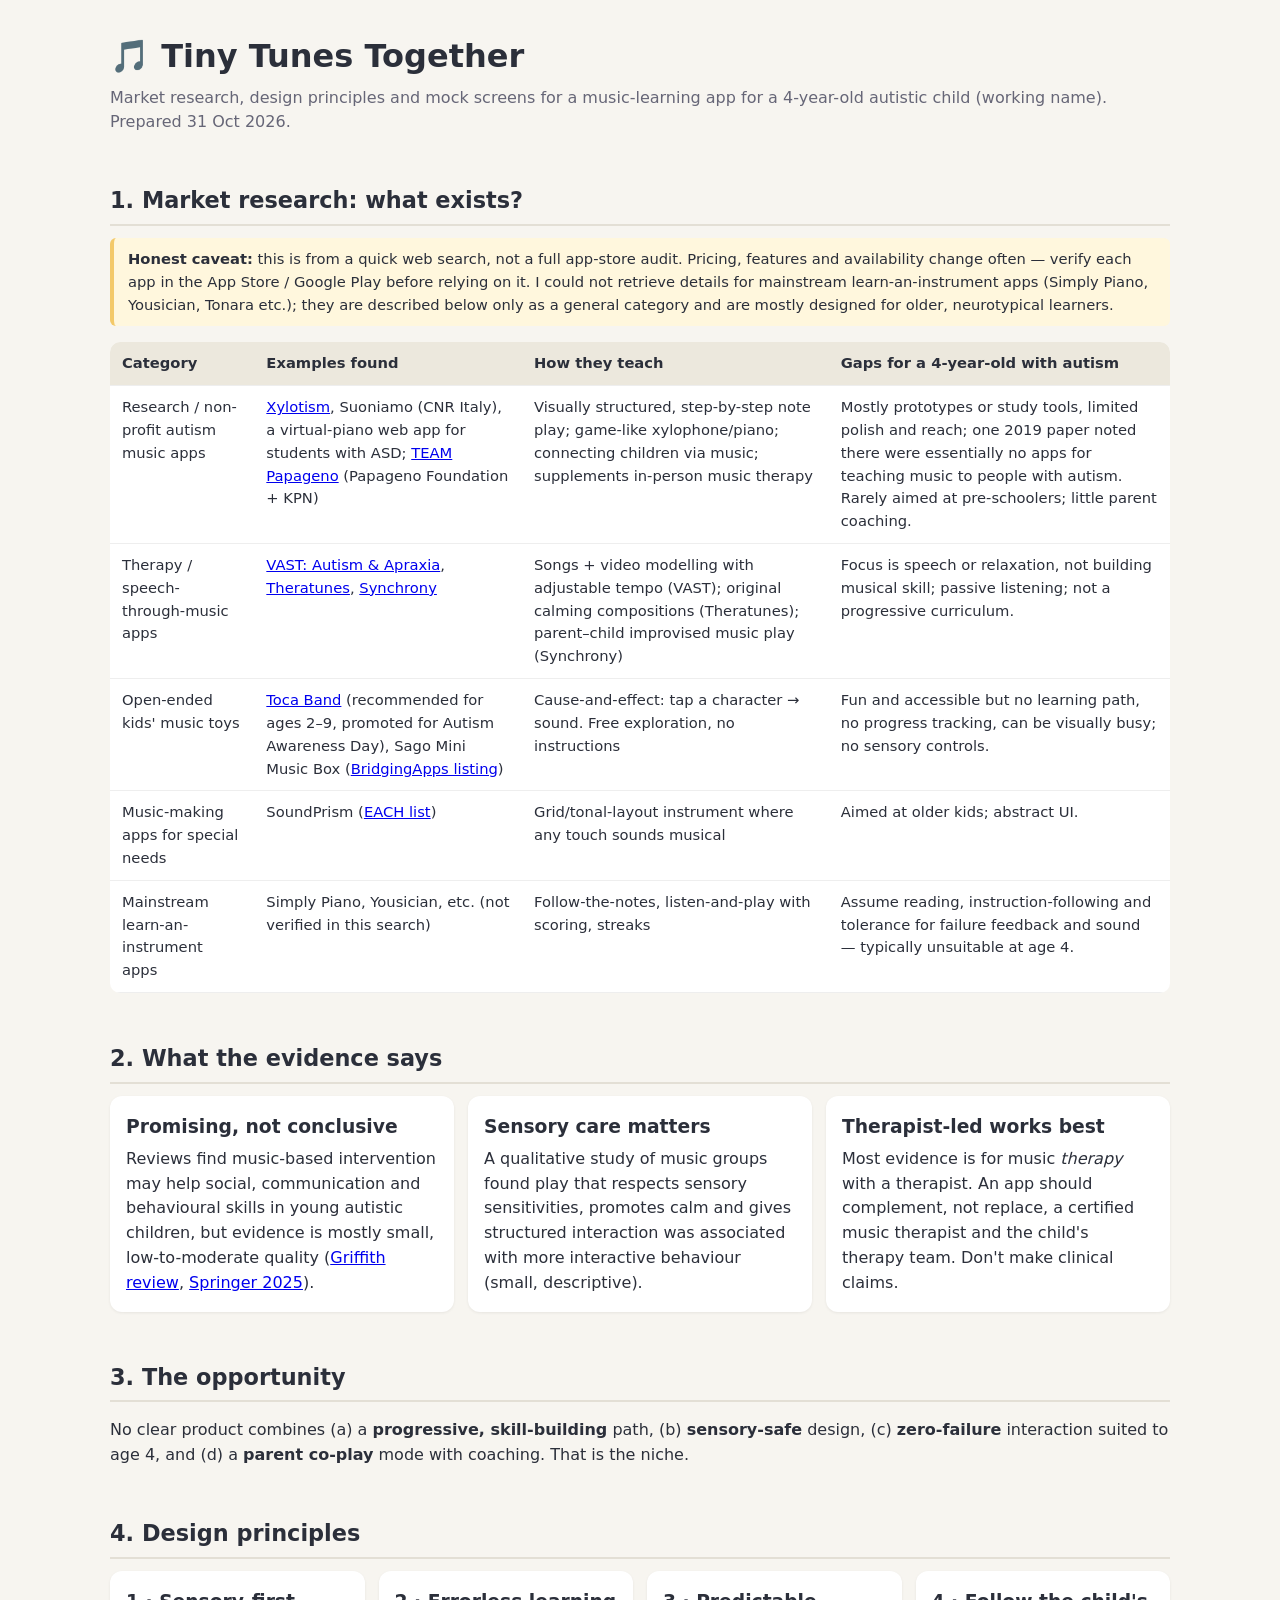
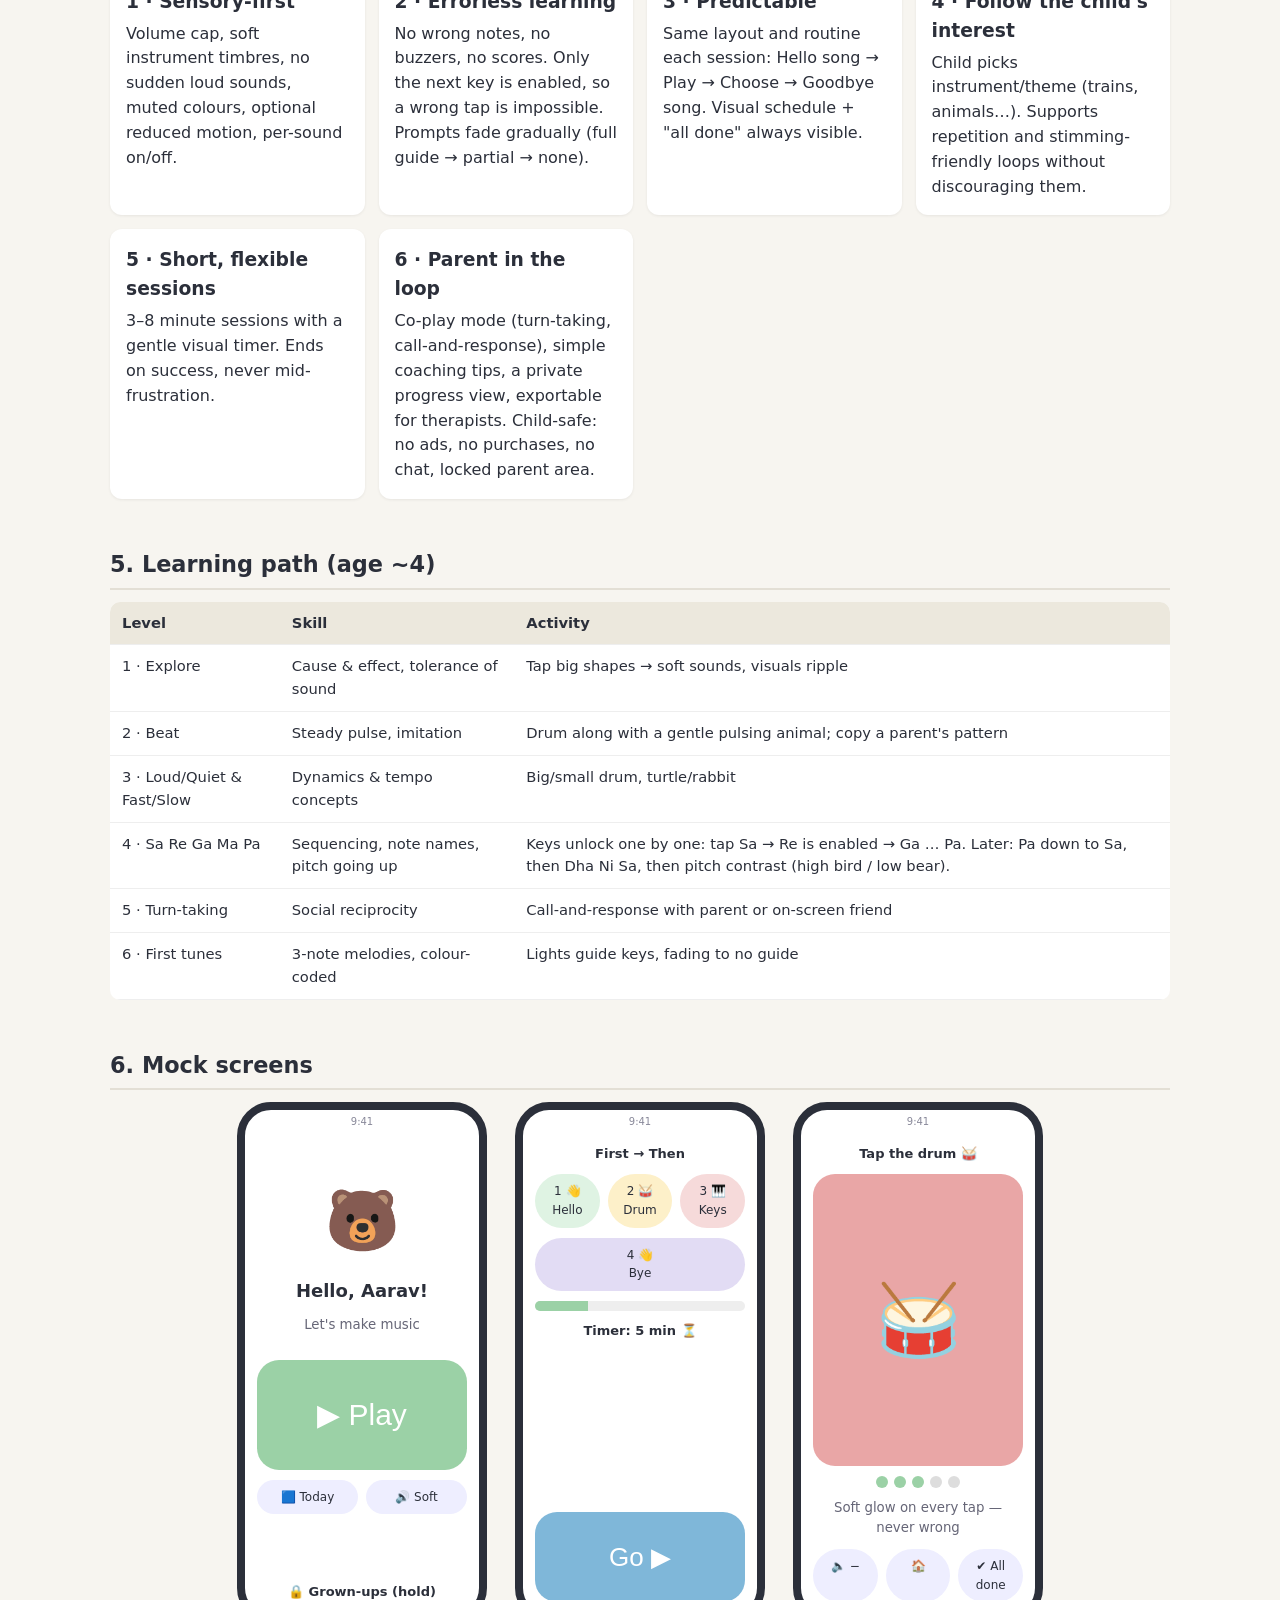
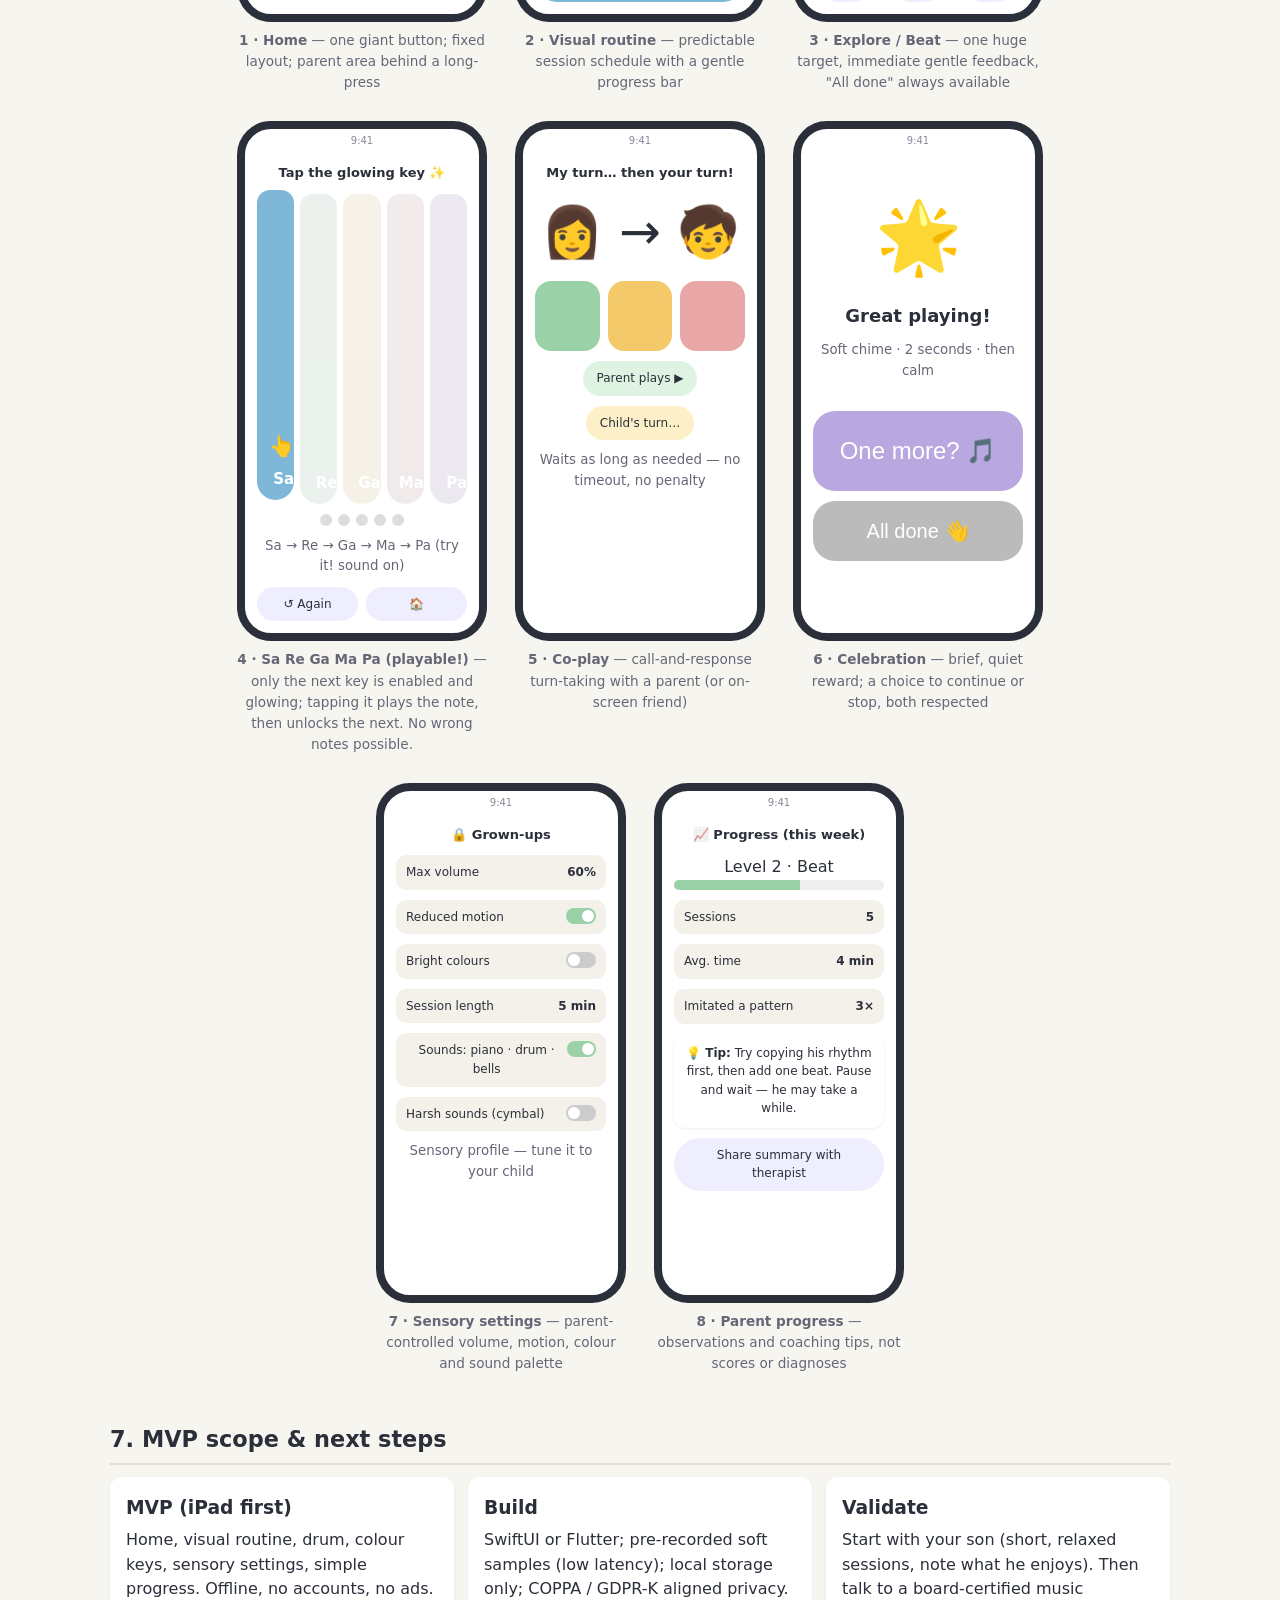
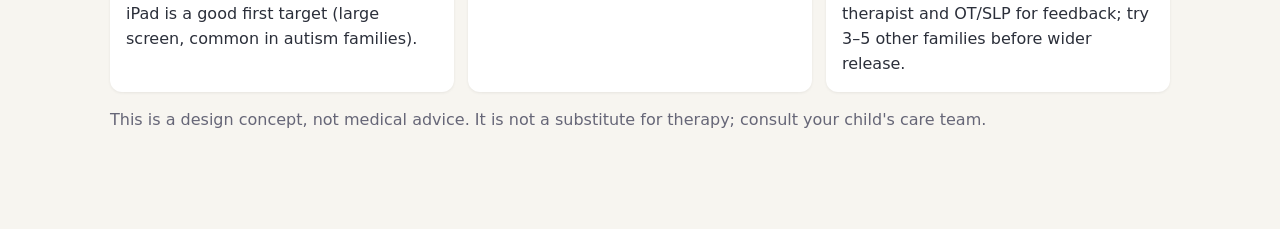
<file: docs/design.html>
<!DOCTYPE html>
<html lang="en"><head><meta charset="utf-8"><meta name="viewport" content="width=device-width,initial-scale=1">
<title>Tiny Tunes Together — Music app concept for a 4-year-old autistic child</title>
<style>
:root{--bg:#f7f5f0;--ink:#2b2f3a;--mut:#667;--card:#fff;--c1:#7fb7d9;--c2:#f3c969;--c3:#9bd1a6;--c4:#e9a6a6;--c5:#b9a7e0}
*{box-sizing:border-box}body{margin:0;font:16px/1.55 system-ui,sans-serif;background:var(--bg);color:var(--ink)}
main{max-width:1100px;margin:auto;padding:32px 20px 80px}
h1{font-size:2rem;margin:0 0 4px}h2{margin:48px 0 12px;font-size:1.4rem;border-bottom:2px solid #e3dfd5;padding-bottom:6px}h3{margin:0 0 6px}
.sub{color:var(--mut)}table{width:100%;border-collapse:collapse;background:var(--card);border-radius:10px;overflow:hidden;font-size:.92rem}
th,td{padding:10px 12px;text-align:left;vertical-align:top;border-bottom:1px solid #eee}th{background:#ece8dd}
.grid{display:grid;grid-template-columns:repeat(auto-fit,minmax(240px,1fr));gap:14px}
.card{background:var(--card);border-radius:12px;padding:16px;box-shadow:0 1px 3px #0001}
.note{background:#fff7dd;border-left:4px solid var(--c2);padding:10px 14px;border-radius:6px;font-size:.92rem}
.phones{display:flex;flex-wrap:wrap;gap:28px;justify-content:center}
figure{margin:0;text-align:center;width:250px}figcaption{font-size:.85rem;color:var(--mut);margin-top:8px}
.ph{width:250px;height:520px;border:8px solid #2b2f3a;border-radius:34px;background:#fff;overflow:hidden;display:flex;flex-direction:column;position:relative}
.bar{height:22px;background:#0000;font-size:10px;text-align:center;color:#889;padding-top:4px}
.scr{flex:1;padding:12px;display:flex;flex-direction:column;align-items:center;gap:10px}
.big{width:100%;border-radius:22px;border:0;padding:0;display:flex;align-items:center;justify-content:center;font-size:42px;color:#fff}
.lbl{font-size:13px;font-weight:600;text-align:center}
.pill{border-radius:99px;padding:8px 14px;font-size:12px;background:#eef;display:inline-block}
.keys{display:flex;gap:6px;width:100%;flex:1}.keys div{flex:1;border-radius:14px 14px 20px 20px;display:flex;align-items:flex-end;justify-content:center;padding-bottom:8px;font-size:11px;color:#fff;font-weight:700}
.row{display:flex;gap:8px;width:100%}.row>*{flex:1}
.tog{display:flex;justify-content:space-between;width:100%;font-size:12px;padding:8px 10px;background:#f3f1ea;border-radius:10px}
.sw{width:30px;height:16px;border-radius:9px;background:var(--c3);position:relative}.sw::after{content:"";position:absolute;right:2px;top:2px;width:12px;height:12px;border-radius:50%;background:#fff}
.sw.off{background:#ccc}.sw.off::after{right:auto;left:2px}
.dots{display:flex;gap:6px}.dots i{width:12px;height:12px;border-radius:50%;background:#ddd}.dots i.on{background:var(--c3)}
.pg{height:10px;border-radius:5px;background:#eee;width:100%;overflow:hidden}.pg b{display:block;height:100%;background:var(--c3)}
small{color:var(--mut)}
.keys div.k{cursor:pointer;transition:.2s;font-size:15px;flex-direction:column;justify-content:flex-end}
.keys div.k.lock{opacity:.25;filter:grayscale(.6);pointer-events:none}
.keys div.k.next{animation:gl 1.6s ease-in-out infinite;transform:translateY(-4px)}
.keys div.k.done{opacity:.85}.keys div.k.hit{transform:scale(.94)}
@keyframes gl{0%,100%{box-shadow:0 0 0 0 #f3c96988}50%{box-shadow:0 0 0 10px #f3c96933}}
@media (prefers-reduced-motion:reduce){.keys div.k.next{animation:none;outline:4px solid #f3c969}}
</style></head><body><main>

<h1>🎵 Tiny Tunes Together</h1>
<div class="sub">Market research, design principles and mock screens for a music-learning app for a 4-year-old autistic child (working name). Prepared 31 Oct 2026.</div>

<h2>1. Market research: what exists?</h2>
<div class="note"><b>Honest caveat:</b> this is from a quick web search, not a full app-store audit. Pricing, features and availability change often — verify each app in the App Store / Google Play before relying on it. I could not retrieve details for mainstream learn-an-instrument apps (Simply Piano, Yousician, Tonara etc.); they are described below only as a general category and are mostly designed for older, neurotypical learners.</div>
<p></p>
<table>
<tr><th>Category</th><th>Examples found</th><th>How they teach</th><th>Gaps for a 4-year-old with autism</th></tr>
<tr><td>Research / non-profit autism music apps</td>
<td><a href="https://link.springer.com/doi/10.1007/978-3-030-30033-3_22">Xylotism</a>, Suoniamo (CNR Italy), a virtual-piano web app for students with ASD; <a href="https://www.overons.kpn/nieuws/en/music-app-for-autistic-children">TEAM Papageno</a> (Papageno Foundation + KPN)</td>
<td>Visually structured, step-by-step note play; game-like xylophone/piano; connecting children via music; supplements in-person music therapy</td>
<td>Mostly prototypes or study tools, limited polish and reach; one 2019 paper noted there were essentially no apps for teaching music to people with autism. Rarely aimed at pre-schoolers; little parent coaching.</td></tr>
<tr><td>Therapy / speech-through-music apps</td>
<td><a href="https://appgoblin.info/apps/442977702">VAST: Autism &amp; Apraxia</a>, <a href="https://www.freepressjournal.in/amp/mumbai/mumbai-teen-develops-music-app-theratunes-to-help-children-with-mental-abilities">Theratunes</a>, <a href="https://www.idsa.org/?p=10636">Synchrony</a></td>
<td>Songs + video modelling with adjustable tempo (VAST); original calming compositions (Theratunes); parent–child improvised music play (Synchrony)</td>
<td>Focus is speech or relaxation, not building musical skill; passive listening; not a progressive curriculum.</td></tr>
<tr><td>Open-ended kids' music toys</td>
<td><a href="https://geekdad.com/2014/04/toca-band-autism/">Toca Band</a> (recommended for ages 2–9, promoted for Autism Awareness Day), Sago Mini Music Box (<a href="https://bridgingapps.org/?p=30003">BridgingApps listing</a>)</td>
<td>Cause-and-effect: tap a character → sound. Free exploration, no instructions</td>
<td>Fun and accessible but no learning path, no progress tracking, can be visually busy; no sensory controls.</td></tr>
<tr><td>Music-making apps for special needs</td>
<td>SoundPrism (<a href="https://www.each.org.uk/family-zone/activities-for-families/apps">EACH list</a>)</td>
<td>Grid/tonal-layout instrument where any touch sounds musical</td>
<td>Aimed at older kids; abstract UI.</td></tr>
<tr><td>Mainstream learn-an-instrument apps</td>
<td>Simply Piano, Yousician, etc. (not verified in this search)</td>
<td>Follow-the-notes, listen-and-play with scoring, streaks</td>
<td>Assume reading, instruction-following and tolerance for failure feedback and sound — typically unsuitable at age 4.</td></tr>
</table>

<h2>2. What the evidence says</h2>
<div class="grid">
<div class="card"><h3>Promising, not conclusive</h3>Reviews find music-based intervention may help social, communication and behavioural skills in young autistic children, but evidence is mostly small, low-to-moderate quality (<a href="https://research-repository.griffith.edu.au/server/api/core/bitstreams/38af8370-1ed2-5e1d-b4c2-a7cdbccb97d4/content">Griffith review</a>, <a href="https://link.springer.com/article/10.1007/s12144-025-07449-z">Springer 2025</a>).</div>
<div class="card"><h3>Sensory care matters</h3>A qualitative study of music groups found play that respects sensory sensitivities, promotes calm and gives structured interaction was associated with more interactive behaviour (small, descriptive).</div>
<div class="card"><h3>Therapist-led works best</h3>Most evidence is for music <i>therapy</i> with a therapist. An app should complement, not replace, a certified music therapist and the child's therapy team. Don't make clinical claims.</div>
</div>

<h2>3. The opportunity</h2>
<p>No clear product combines (a) a <b>progressive, skill-building</b> path, (b) <b>sensory-safe</b> design, (c) <b>zero-failure</b> interaction suited to age 4, and (d) a <b>parent co-play</b> mode with coaching. That is the niche.</p>

<h2>4. Design principles</h2>
<div class="grid">
<div class="card"><h3>1 · Sensory-first</h3>Volume cap, soft instrument timbres, no sudden loud sounds, muted colours, optional reduced motion, per-sound on/off.</div>
<div class="card"><h3>2 · Errorless learning</h3>No wrong notes, no buzzers, no scores. Only the next key is enabled, so a wrong tap is impossible. Prompts fade gradually (full guide → partial → none).</div>
<div class="card"><h3>3 · Predictable</h3>Same layout and routine each session: Hello song → Play → Choose → Goodbye song. Visual schedule + "all done" always visible.</div>
<div class="card"><h3>4 · Follow the child's interest</h3>Child picks instrument/theme (trains, animals…). Supports repetition and stimming-friendly loops without discouraging them.</div>
<div class="card"><h3>5 · Short, flexible sessions</h3>3–8 minute sessions with a gentle visual timer. Ends on success, never mid-frustration.</div>
<div class="card"><h3>6 · Parent in the loop</h3>Co-play mode (turn-taking, call-and-response), simple coaching tips, a private progress view, exportable for therapists. Child-safe: no ads, no purchases, no chat, locked parent area.</div>
</div>

<h2>5. Learning path (age ~4)</h2>
<table>
<tr><th>Level</th><th>Skill</th><th>Activity</th></tr>
<tr><td>1 · Explore</td><td>Cause &amp; effect, tolerance of sound</td><td>Tap big shapes → soft sounds, visuals ripple</td></tr>
<tr><td>2 · Beat</td><td>Steady pulse, imitation</td><td>Drum along with a gentle pulsing animal; copy a parent's pattern</td></tr>
<tr><td>3 · Loud/Quiet &amp; Fast/Slow</td><td>Dynamics &amp; tempo concepts</td><td>Big/small drum, turtle/rabbit</td></tr>
<tr><td>4 · Sa Re Ga Ma Pa</td><td>Sequencing, note names, pitch going up</td><td>Keys unlock one by one: tap Sa → Re is enabled → Ga … Pa. Later: Pa down to Sa, then Dha Ni Sa, then pitch contrast (high bird / low bear).</td></tr>
<tr><td>5 · Turn-taking</td><td>Social reciprocity</td><td>Call-and-response with parent or on-screen friend</td></tr>
<tr><td>6 · First tunes</td><td>3-note melodies, colour-coded</td><td>Lights guide keys, fading to no guide</td></tr>
</table>

<h2>6. Mock screens</h2>
<div class="phones">

<figure><div class="ph"><div class="bar">9:41</div><div class="scr">
<div style="font-size:60px;margin-top:30px">🐻</div>
<div class="lbl" style="font-size:18px">Hello, Aarav!</div>
<small>Let's make music</small>
<button class="big" style="background:var(--c3);height:110px;margin-top:14px;font-size:30px">▶ Play</button>
<div class="row"><div class="pill">🟦 Today</div><div class="pill">🔊 Soft</div></div>
<div class="lbl" style="margin-top:auto">🔒 Grown-ups (hold)</div>
</div></div><figcaption><b>1 · Home</b> — one giant button; fixed layout; parent area behind a long-press</figcaption></figure>

<figure><div class="ph"><div class="bar">9:41</div><div class="scr">
<div class="lbl">First → Then</div>
<div class="row"><div class="pill" style="background:#dff3e3;text-align:center">1 👋<br>Hello</div><div class="pill" style="background:#fdf0c9;text-align:center">2 🥁<br>Drum</div><div class="pill" style="background:#f6dada;text-align:center">3 🎹<br>Keys</div></div>
<div class="row"><div class="pill" style="background:#e2dcf4;text-align:center">4 👋<br>Bye</div></div>
<div class="pg"><b style="width:25%"></b></div>
<div class="lbl">Timer: 5 min ⏳</div>
<button class="big" style="background:var(--c1);height:90px;font-size:26px;margin-top:auto">Go ▶</button>
</div></div><figcaption><b>2 · Visual routine</b> — predictable session schedule with a gentle progress bar</figcaption></figure>

<figure><div class="ph"><div class="bar">9:41</div><div class="scr">
<div class="lbl">Tap the drum 🥁</div>
<button class="big" style="background:var(--c4);flex:1;font-size:70px">🥁</button>
<div class="dots"><i class="on"></i><i class="on"></i><i class="on"></i><i></i><i></i></div>
<small>Soft glow on every tap — never wrong</small>
<div class="row"><div class="pill">🔈 −</div><div class="pill">🏠</div><div class="pill">✔ All done</div></div>
</div></div><figcaption><b>3 · Explore / Beat</b> — one huge target, immediate gentle feedback, "All done" always available</figcaption></figure>

<figure><div class="ph"><div class="bar">9:41</div><div class="scr">
<div class="lbl" id="sgTitle">Tap the glowing key ✨</div>
<div class="keys" id="sgKeys"></div>
<div class="dots" id="sgDots"></div>
<small id="sgMsg">Sa → Re → Ga → Ma → Pa (try it! sound on)</small>
<div class="row"><div class="pill" id="sgReset" style="cursor:pointer;text-align:center">↺ Again</div><div class="pill" style="text-align:center">🏠</div></div>
</div></div><figcaption><b>4 · Sa Re Ga Ma Pa (playable!)</b> — only the next key is enabled and glowing; tapping it plays the note, then unlocks the next. No wrong notes possible.</figcaption></figure>

<figure><div class="ph"><div class="bar">9:41</div><div class="scr">
<div class="lbl">My turn… then your turn!</div>
<div style="font-size:50px">👩 → 🧒</div>
<div class="row"><div style="background:var(--c3);height:70px;border-radius:16px"></div><div style="background:var(--c2);height:70px;border-radius:16px"></div><div style="background:var(--c4);height:70px;border-radius:16px"></div></div>
<div class="pill" style="background:#dff3e3">Parent plays ▶</div>
<div class="pill" style="background:#fdf0c9">Child's turn…</div>
<small>Waits as long as needed — no timeout, no penalty</small>
</div></div><figcaption><b>5 · Co-play</b> — call-and-response turn-taking with a parent (or on-screen friend)</figcaption></figure>

<figure><div class="ph"><div class="bar">9:41</div><div class="scr">
<div style="font-size:70px;margin-top:20px">🌟</div>
<div class="lbl" style="font-size:18px">Great playing!</div>
<small>Soft chime · 2 seconds · then calm</small>
<button class="big" style="background:var(--c5);height:80px;font-size:24px;margin-top:20px">One more? 🎵</button>
<button class="big" style="background:#bbb;height:60px;font-size:20px">All done 👋</button>
</div></div><figcaption><b>6 · Celebration</b> — brief, quiet reward; a choice to continue or stop, both respected</figcaption></figure>

<figure><div class="ph"><div class="bar">9:41</div><div class="scr" style="align-items:stretch">
<div class="lbl">🔒 Grown-ups</div>
<div class="tog">Max volume <b>60%</b></div>
<div class="tog">Reduced motion <span class="sw"></span></div>
<div class="tog">Bright colours <span class="sw off"></span></div>
<div class="tog">Session length <b>5 min</b></div>
<div class="tog">Sounds: piano · drum · bells <span class="sw"></span></div>
<div class="tog">Harsh sounds (cymbal) <span class="sw off"></span></div>
<small style="text-align:center">Sensory profile — tune it to your child</small>
</div></div><figcaption><b>7 · Sensory settings</b> — parent-controlled volume, motion, colour and sound palette</figcaption></figure>

<figure><div class="ph"><div class="bar">9:41</div><div class="scr" style="align-items:stretch">
<div class="lbl">📈 Progress (this week)</div>
<div>Level 2 · Beat <div class="pg"><b style="width:60%"></b></div></div>
<div class="tog">Sessions <b>5</b></div>
<div class="tog">Avg. time <b>4 min</b></div>
<div class="tog">Imitated a pattern <b>3×</b></div>
<div class="card" style="font-size:12px;padding:10px">💡 <b>Tip:</b> Try copying his rhythm first, then add one beat. Pause and wait — he may take a while.</div>
<div class="pill" style="text-align:center">Share summary with therapist</div>
</div></div><figcaption><b>8 · Parent progress</b> — observations and coaching tips, not scores or diagnoses</figcaption></figure>

</div>

<h2>7. MVP scope &amp; next steps</h2>
<div class="grid">
<div class="card"><h3>MVP (iPad first)</h3>Home, visual routine, drum, colour keys, sensory settings, simple progress. Offline, no accounts, no ads. iPad is a good first target (large screen, common in autism families).</div>
<div class="card"><h3>Build</h3>SwiftUI or Flutter; pre-recorded soft samples (low latency); local storage only; COPPA / GDPR-K aligned privacy.</div>
<div class="card"><h3>Validate</h3>Start with your son (short, relaxed sessions, note what he enjoys). Then talk to a board-certified music therapist and OT/SLP for feedback; try 3–5 other families before wider release.</div>
</div>
<p class="sub">This is a design concept, not medical advice. It is not a substitute for therapy; consult your child's care team.</p>
<script>
(function(){
var N=[["Sa",261.63,"#7fb7d9"],["Re",293.66,"#9bd1a6"],["Ga",329.63,"#f3c969"],["Ma",349.23,"#e9a6a6"],["Pa",392.0,"#b9a7e0"]];
var keys=document.getElementById('sgKeys'),dots=document.getElementById('sgDots'),msg=document.getElementById('sgMsg'),title=document.getElementById('sgTitle');
var ctx,step=0;
function tone(f){try{ctx=ctx||new (window.AudioContext||window.webkitAudioContext)();var o=ctx.createOscillator(),g=ctx.createGain(),t=ctx.currentTime;
o.type='triangle';o.frequency.value=f;g.gain.setValueAtTime(0,t);g.gain.linearRampToValueAtTime(.25,t+.03);g.gain.exponentialRampToValueAtTime(.001,t+1.1);
o.connect(g);g.connect(ctx.destination);o.start(t);o.stop(t+1.2);}catch(e){}}
function render(){keys.innerHTML='';dots.innerHTML='';
N.forEach(function(n,i){var d=document.createElement('div');d.className='k '+(i<step?'done':i==step?'next':'lock');d.style.background=n[2];
d.innerHTML='<span style="font-size:20px;margin-bottom:6px">'+(i==step?'👆':i<step?'✓':'')+'</span>'+n[0];
d.onclick=function(){if(i!=step)return;tone(n[1]);d.classList.add('hit');step++;
if(step==N.length){title.textContent='🌟 Sa Re Ga Ma Pa!';msg.textContent='You played all five! Tap Again to repeat.';}
else msg.textContent=n[0]+'! Now tap the glowing key.';
setTimeout(render,180);};
keys.appendChild(d);var p=document.createElement('i');if(i<step)p.className='on';dots.appendChild(p);});
if(step<N.length)title.textContent='Tap the glowing key ✨';}
document.getElementById('sgReset').onclick=function(){step=0;msg.textContent='Sa → Re → Ga → Ma → Pa';render();};
render();})();
</script>
</main></body></html>
</file>
<file: fonts.css>
@font-face{font-family:"Baloo 2";font-weight:700;font-display:swap;src:url([data-uri]) format("woff2")}
@font-face{font-family:"Baloo 2";font-weight:800;font-display:swap;src:url([data-uri]) format("woff2")}
@font-face{font-family:"Mukta";font-weight:400;font-display:swap;src:url([data-uri]) format("woff2")}
@font-face{font-family:"Mukta";font-weight:600;font-display:swap;src:url([data-uri]) format("woff2")}
</file>
